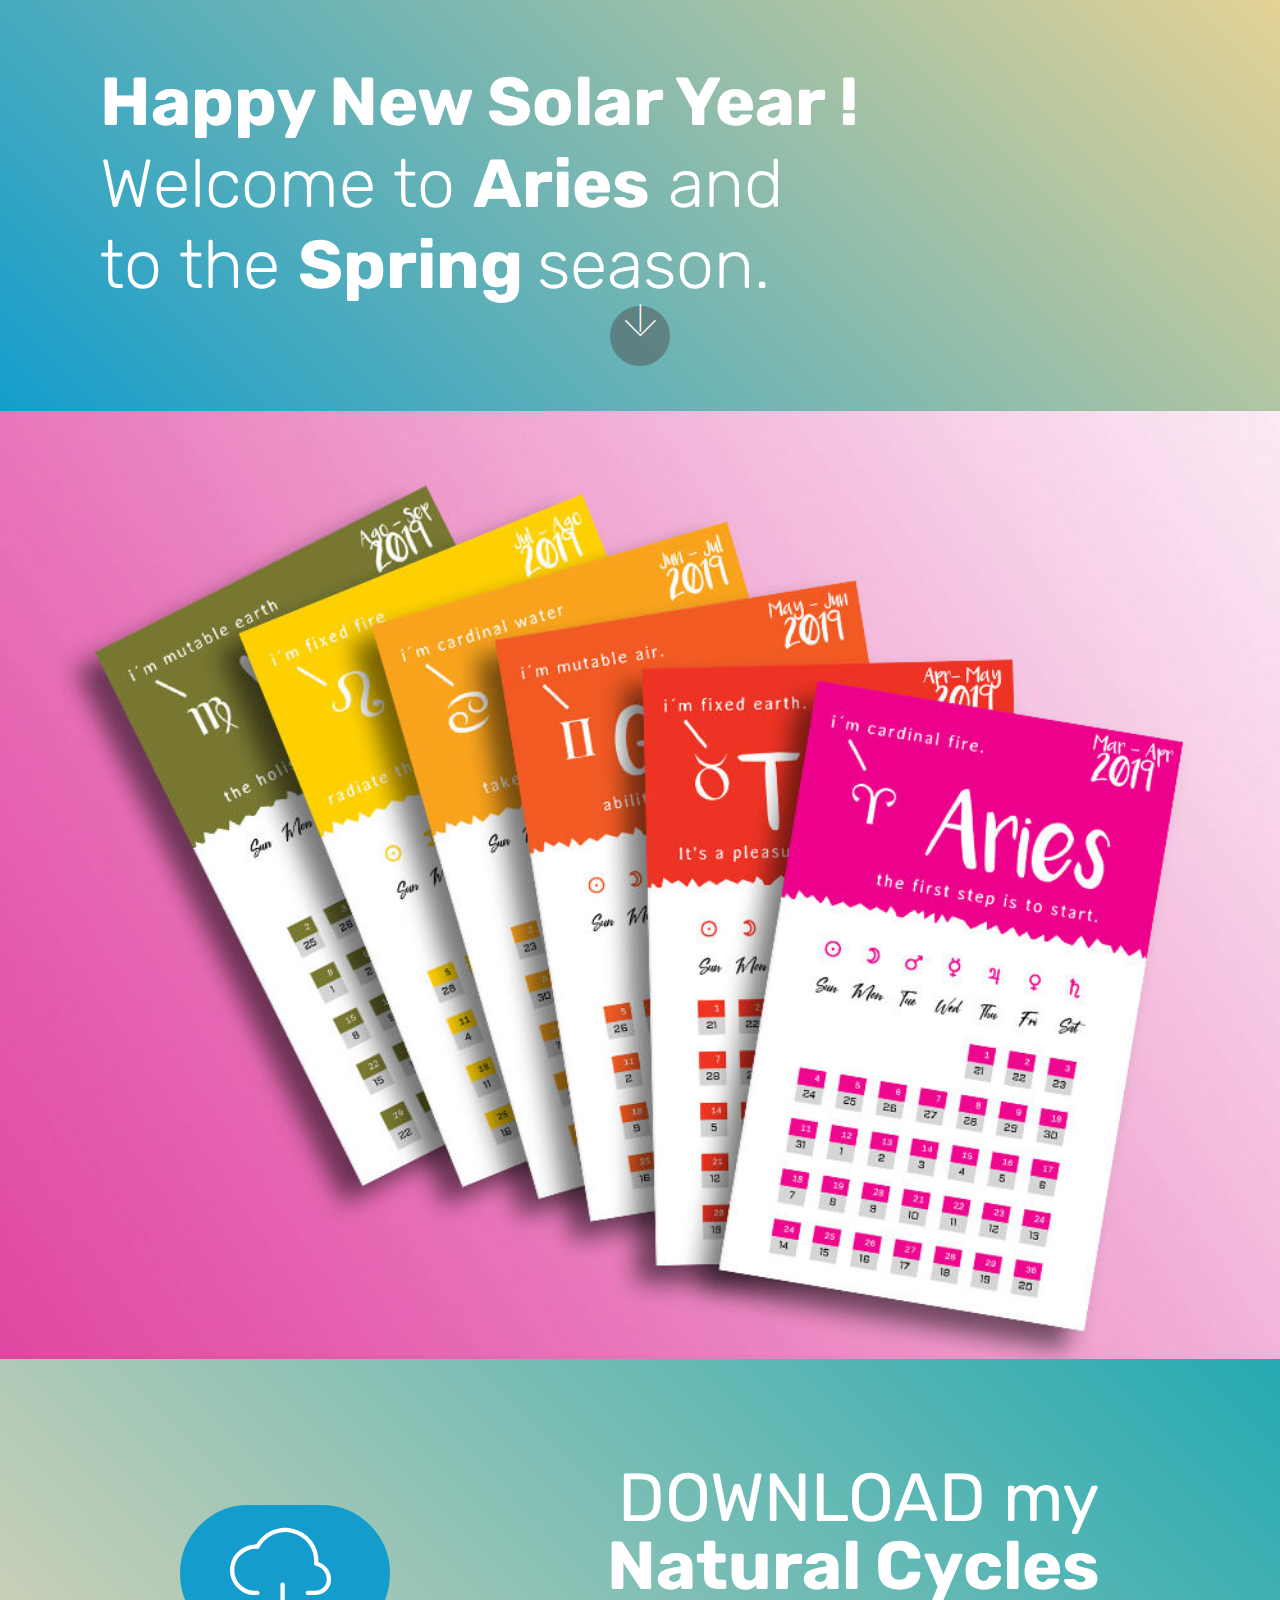
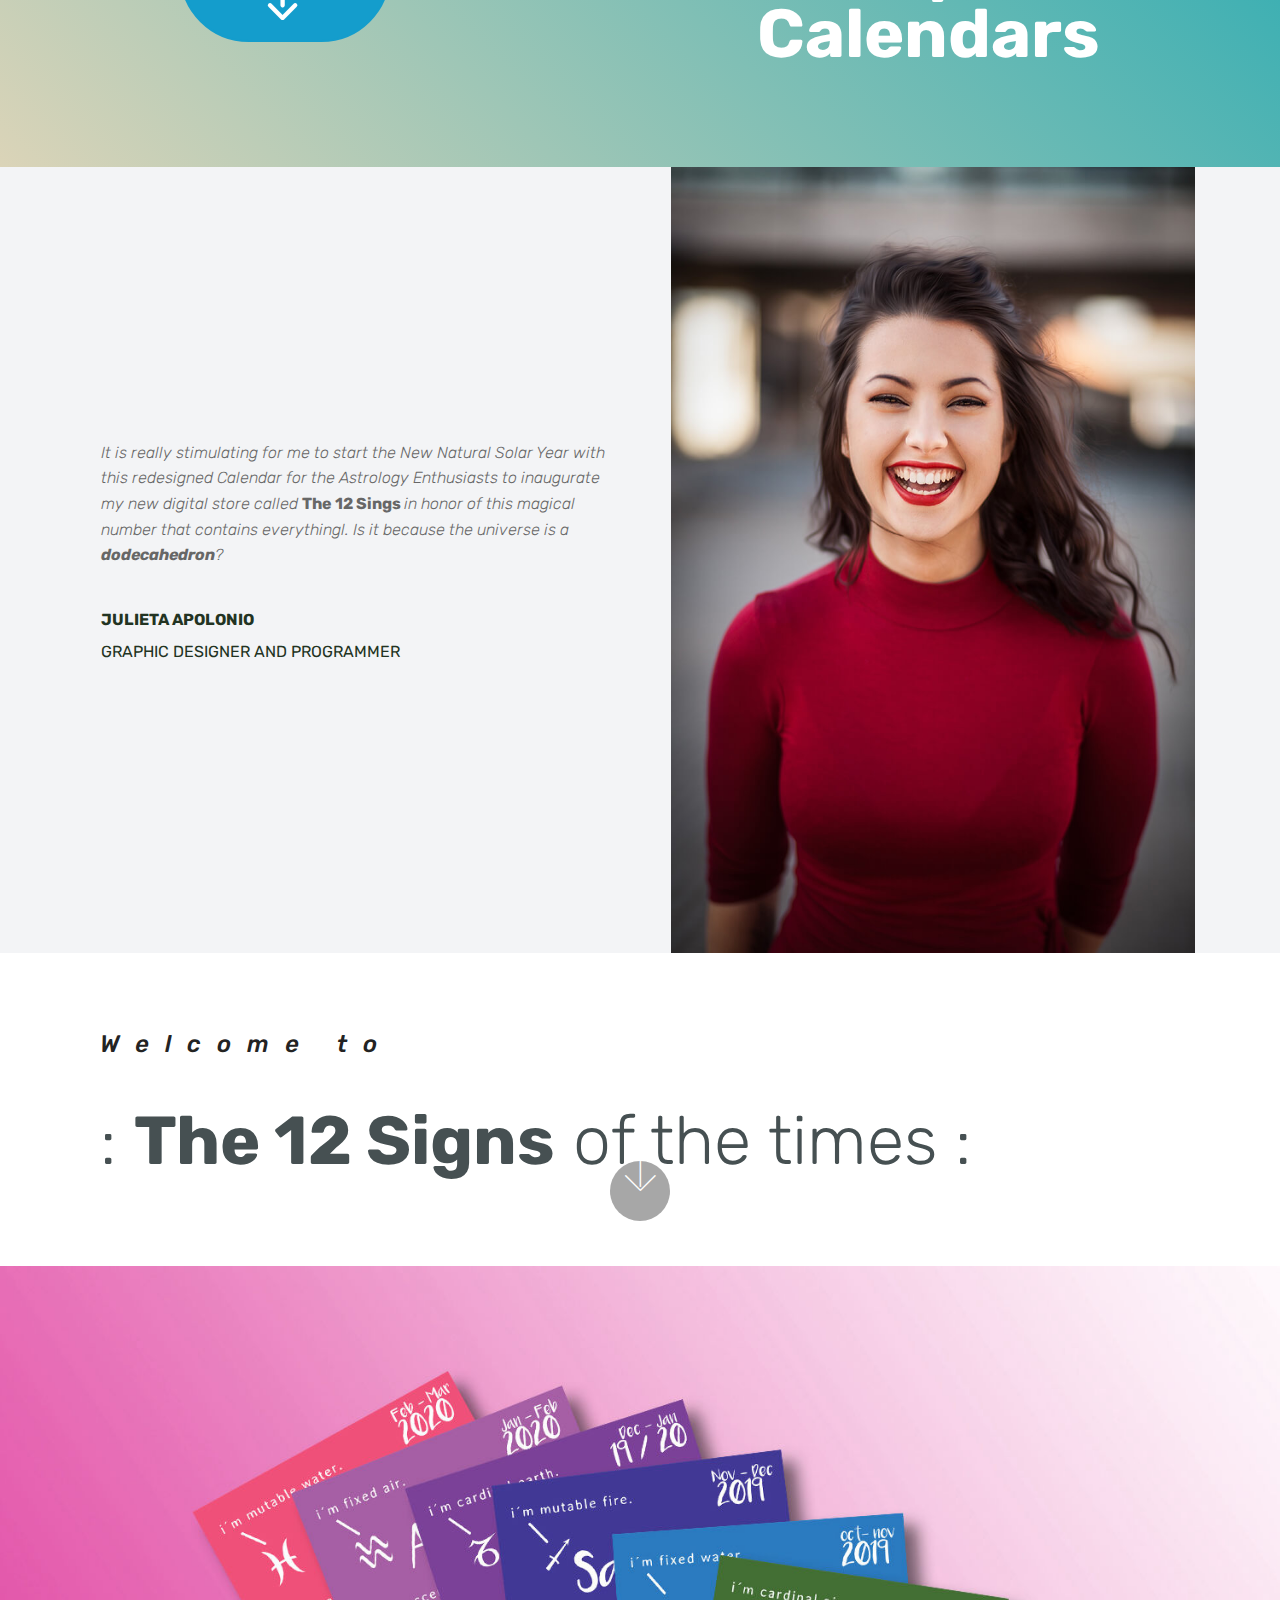
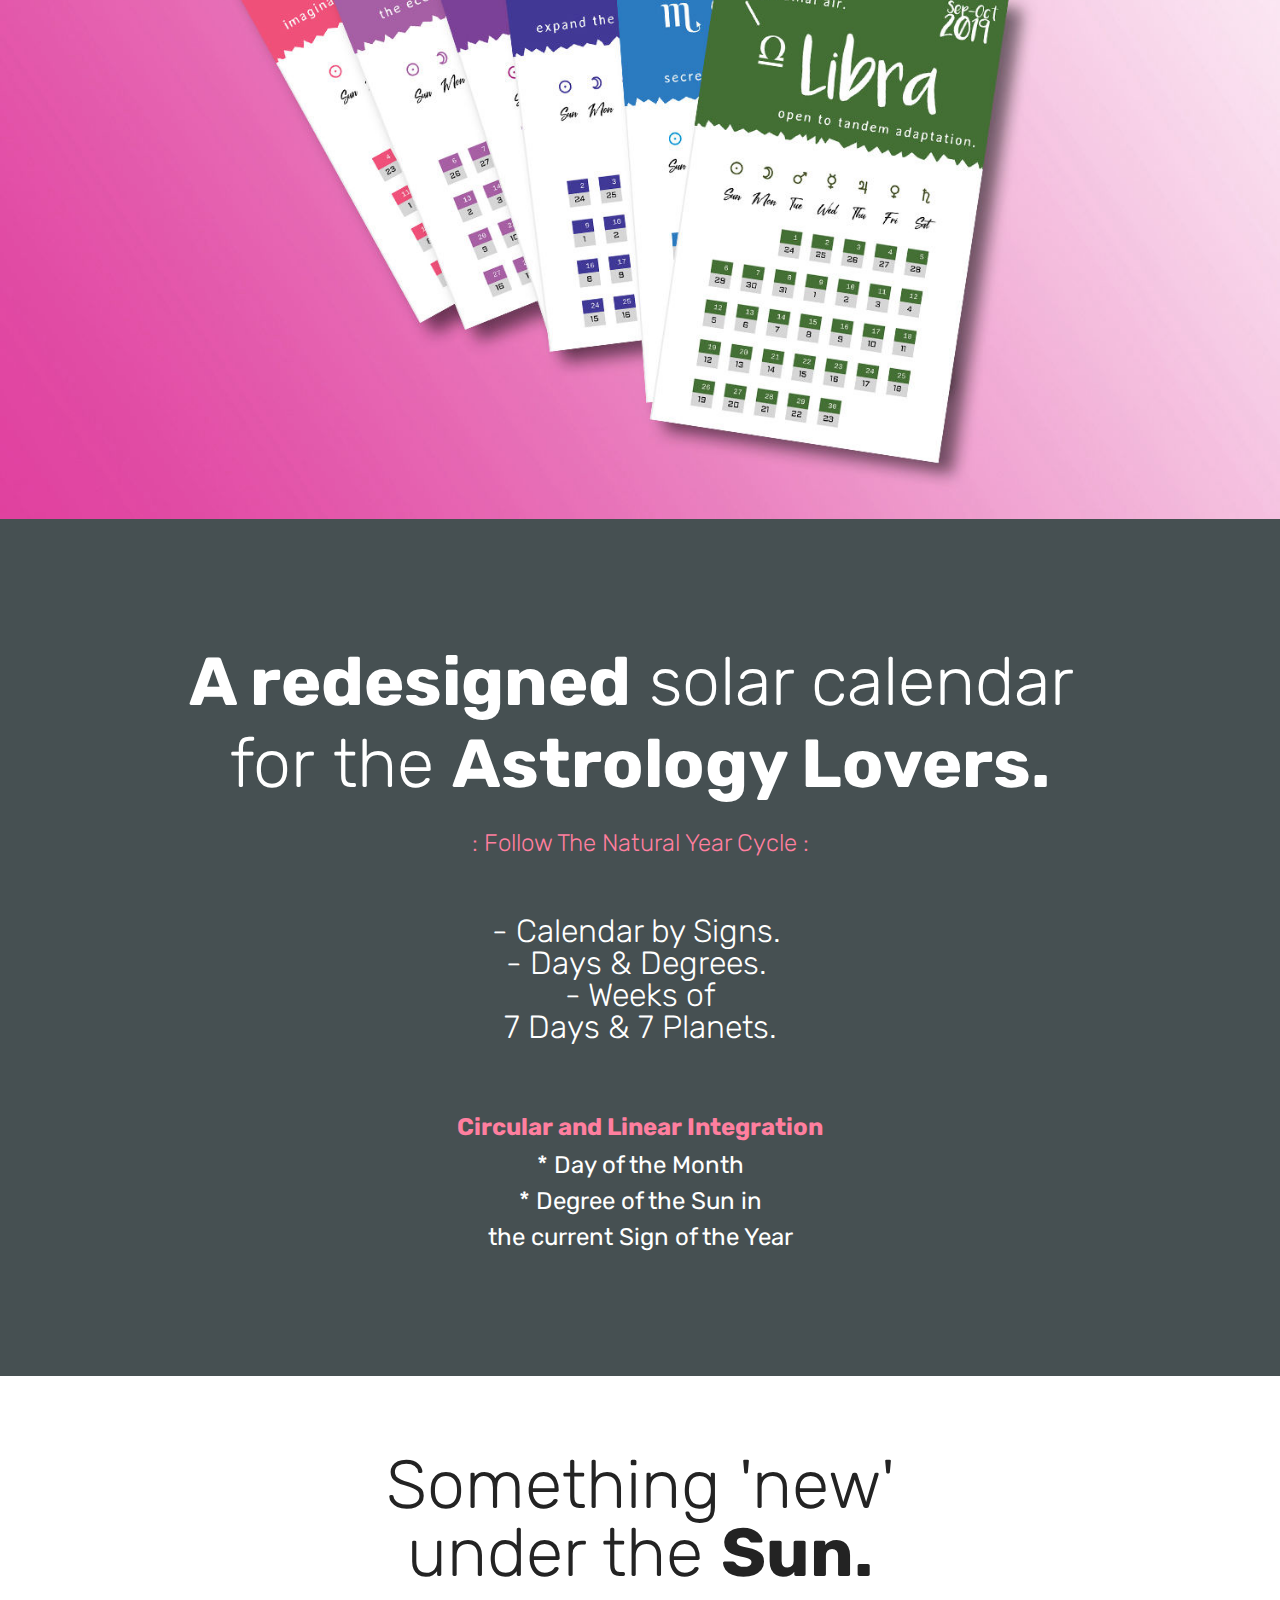
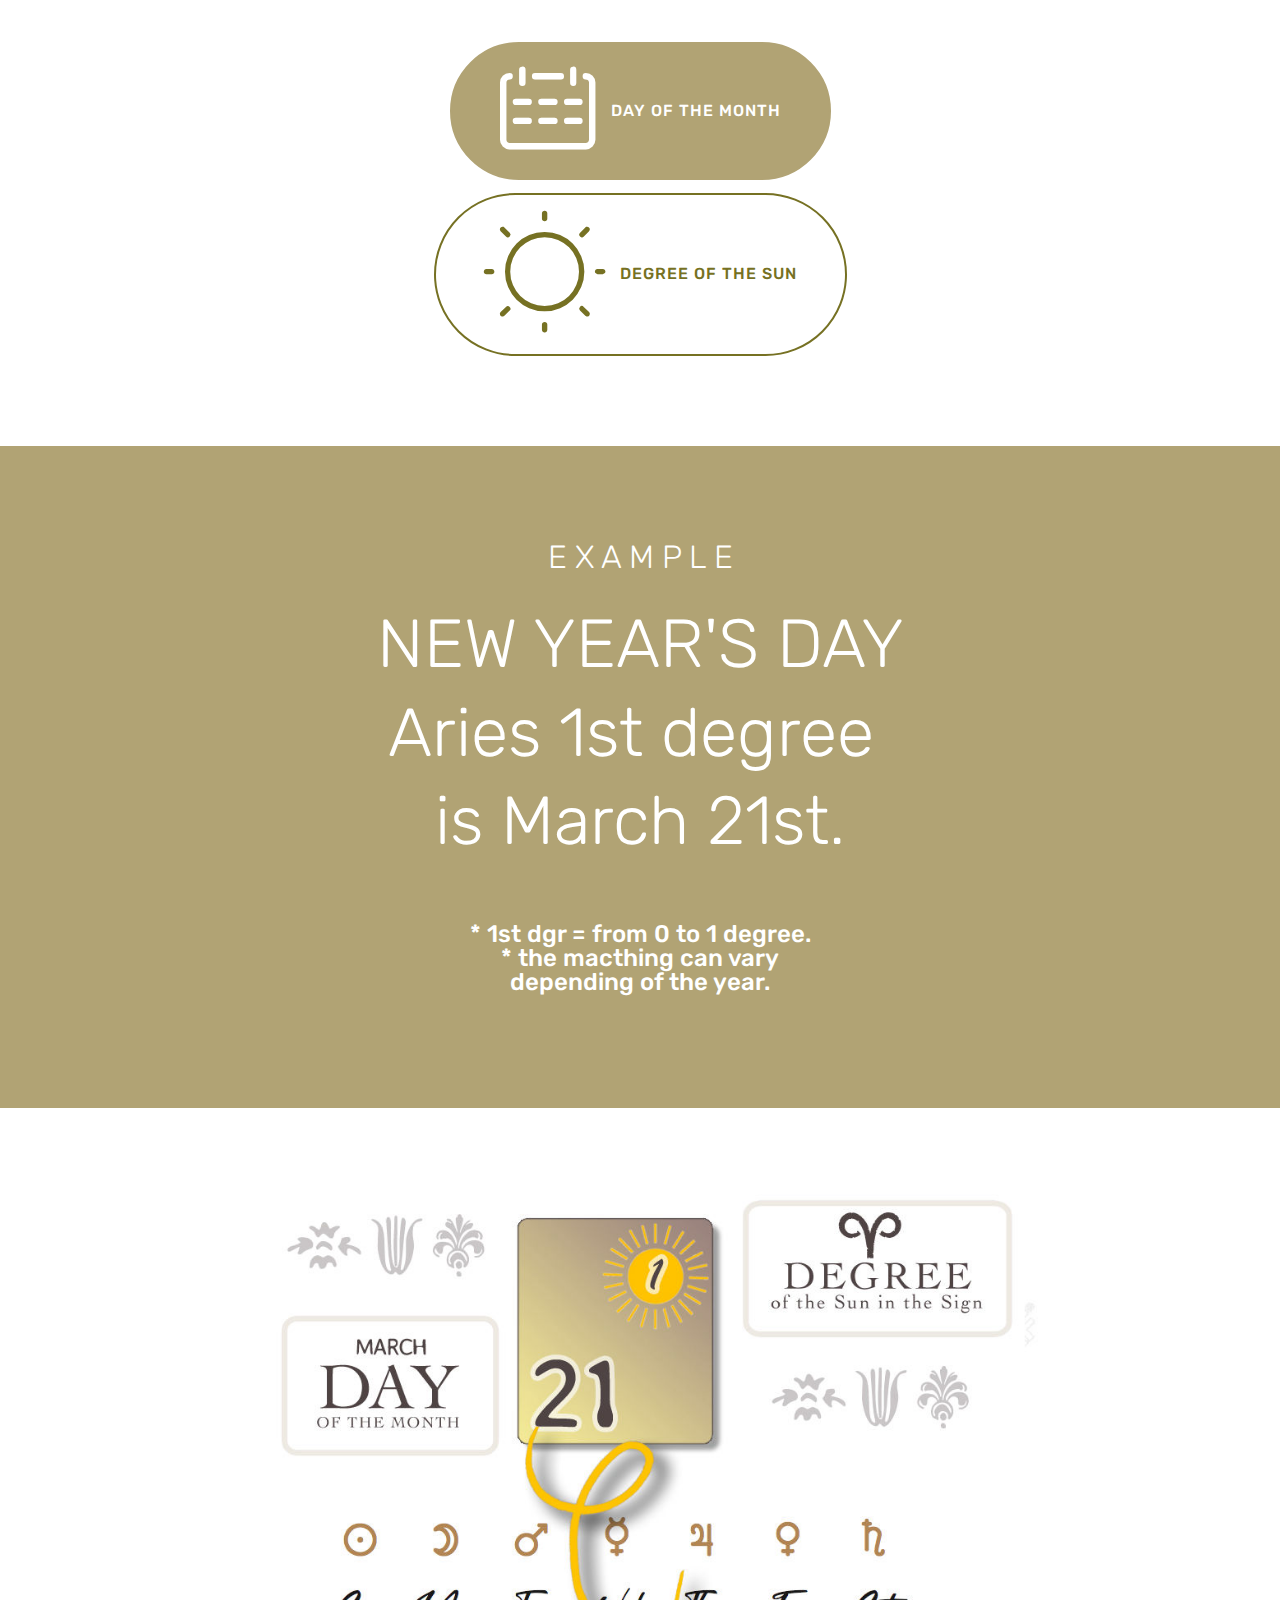
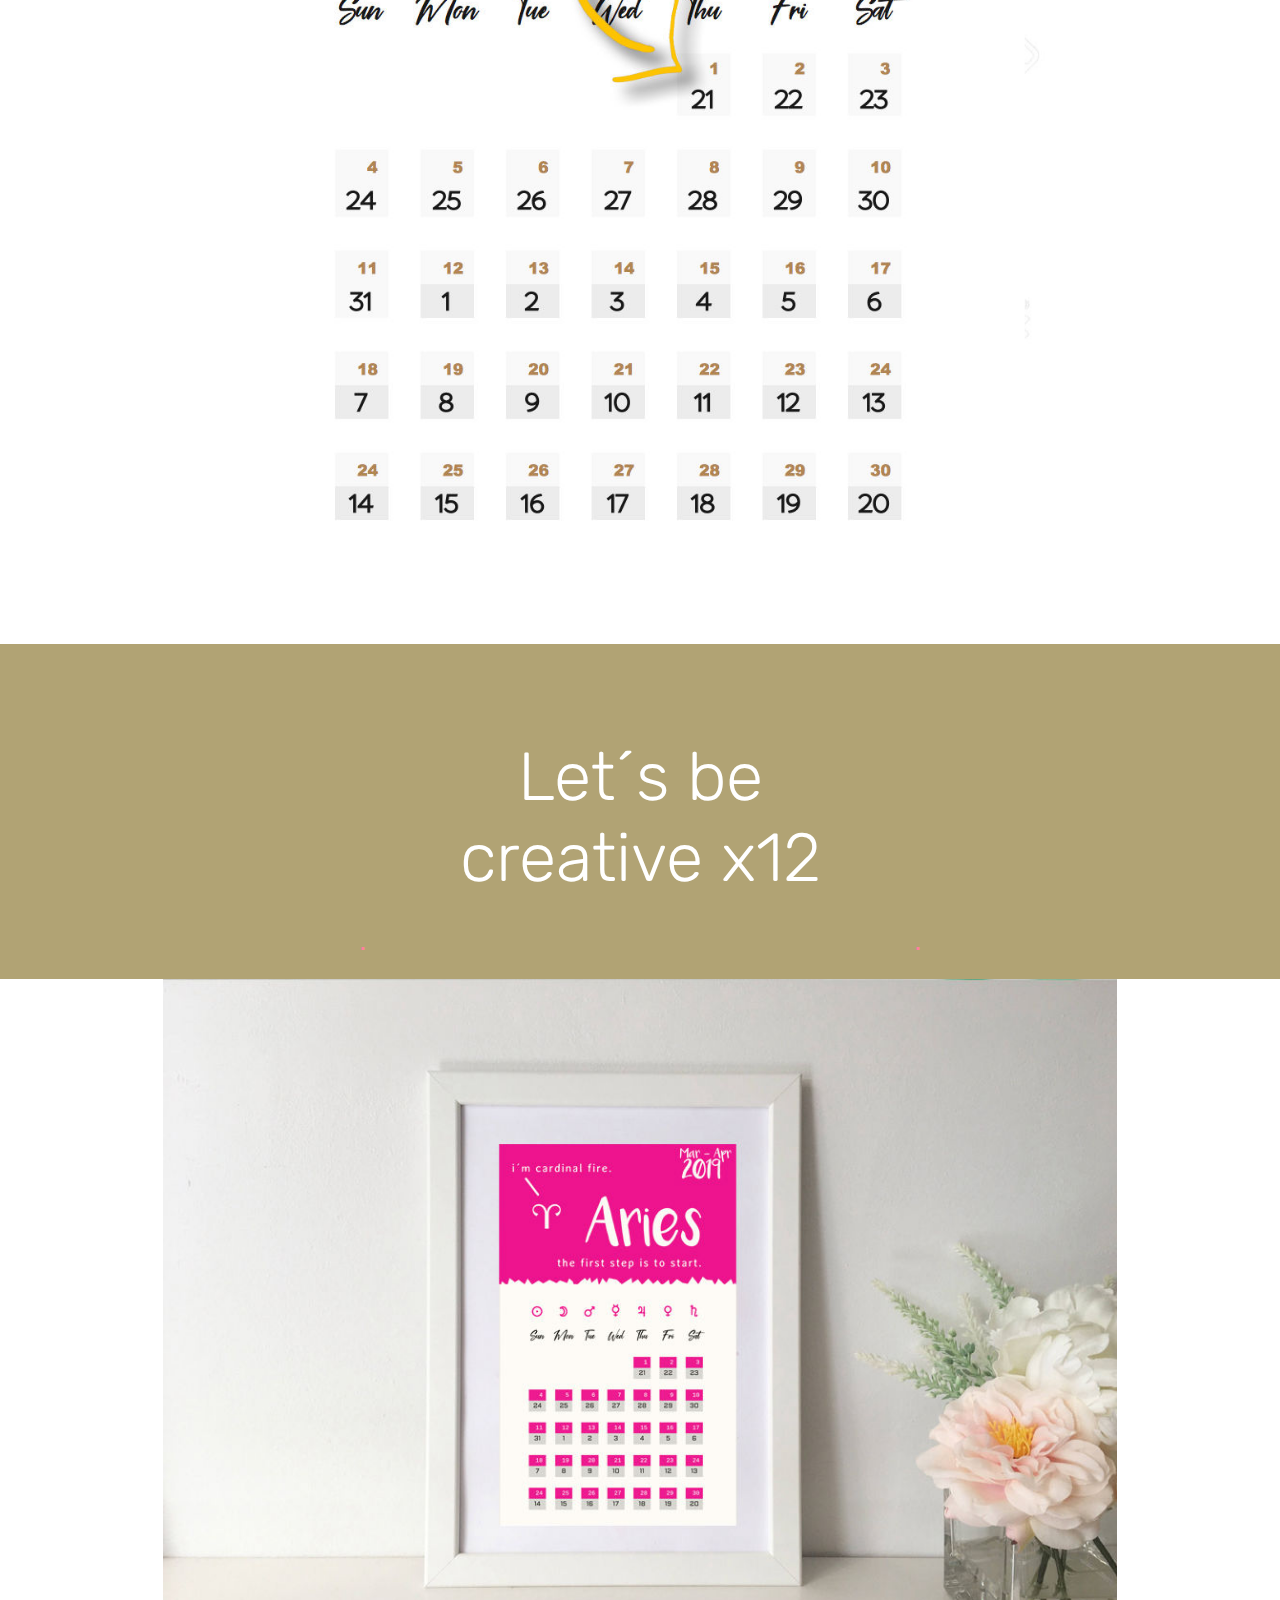
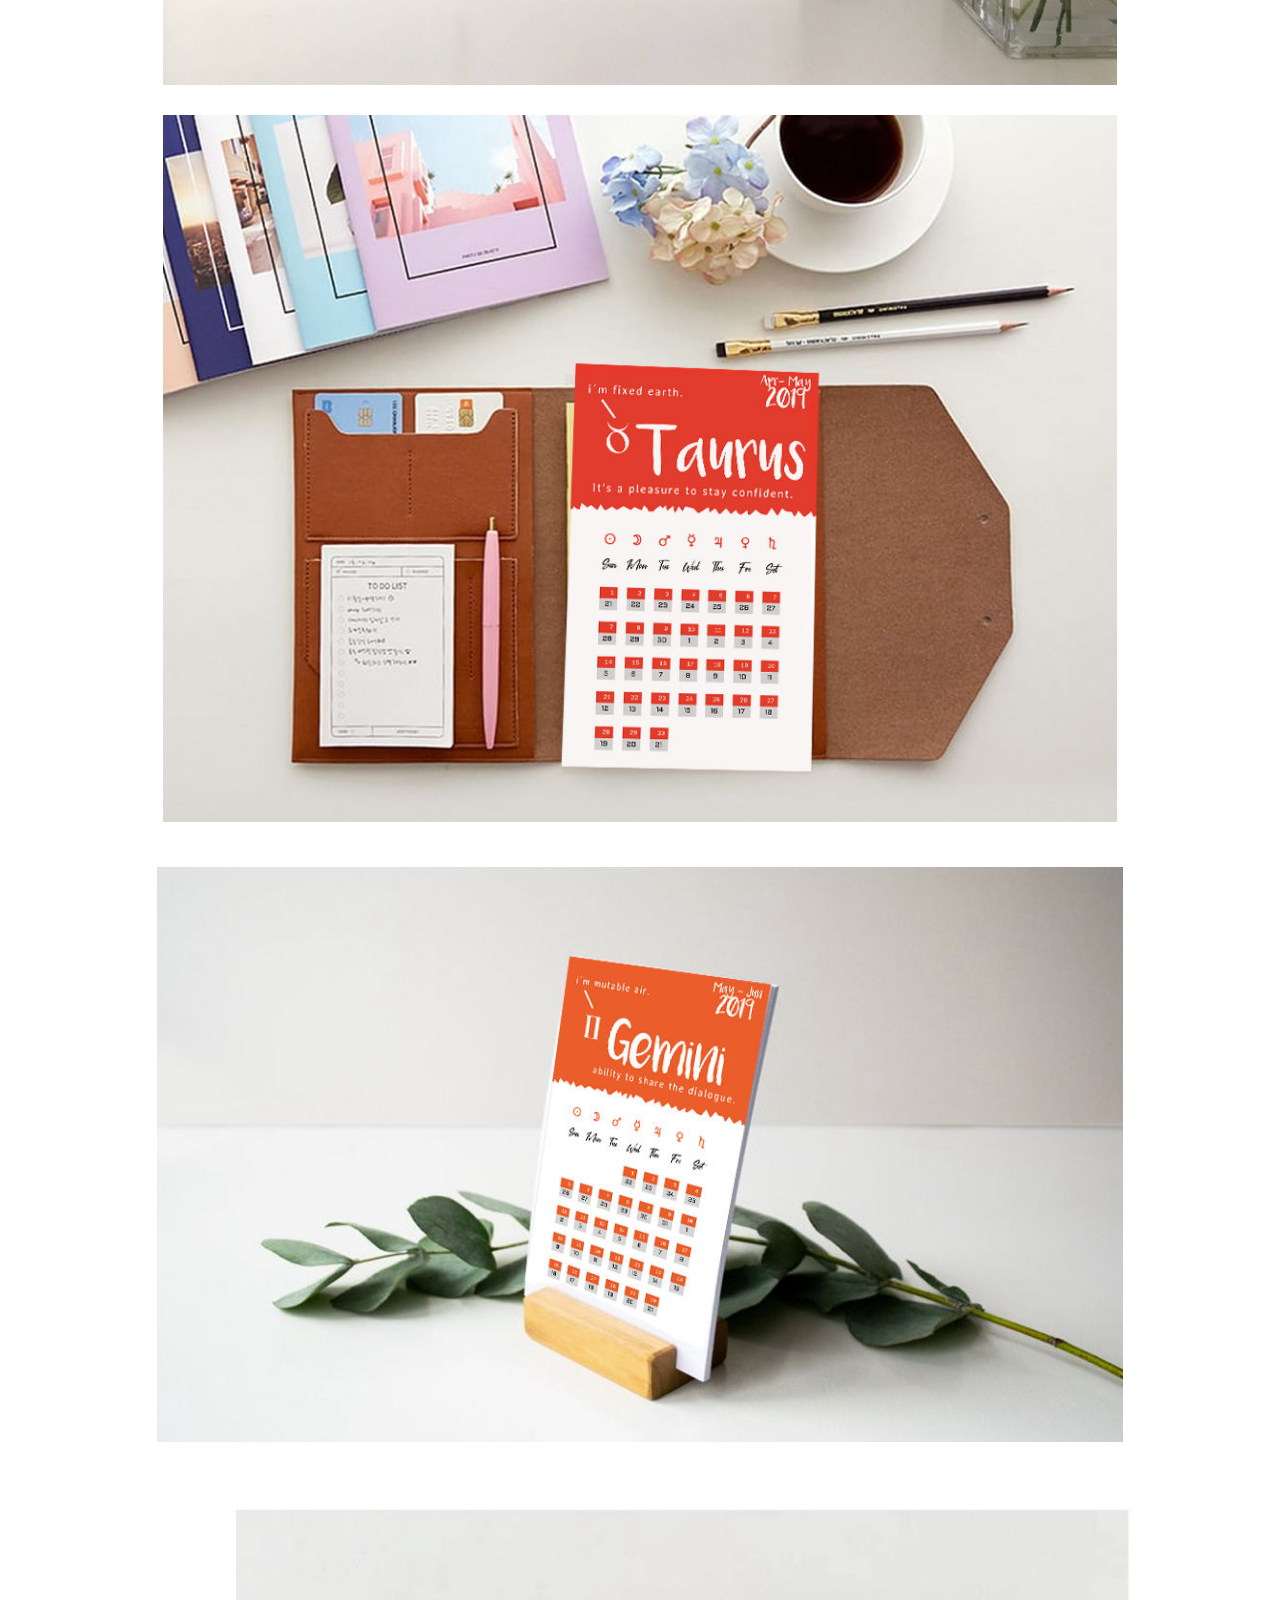
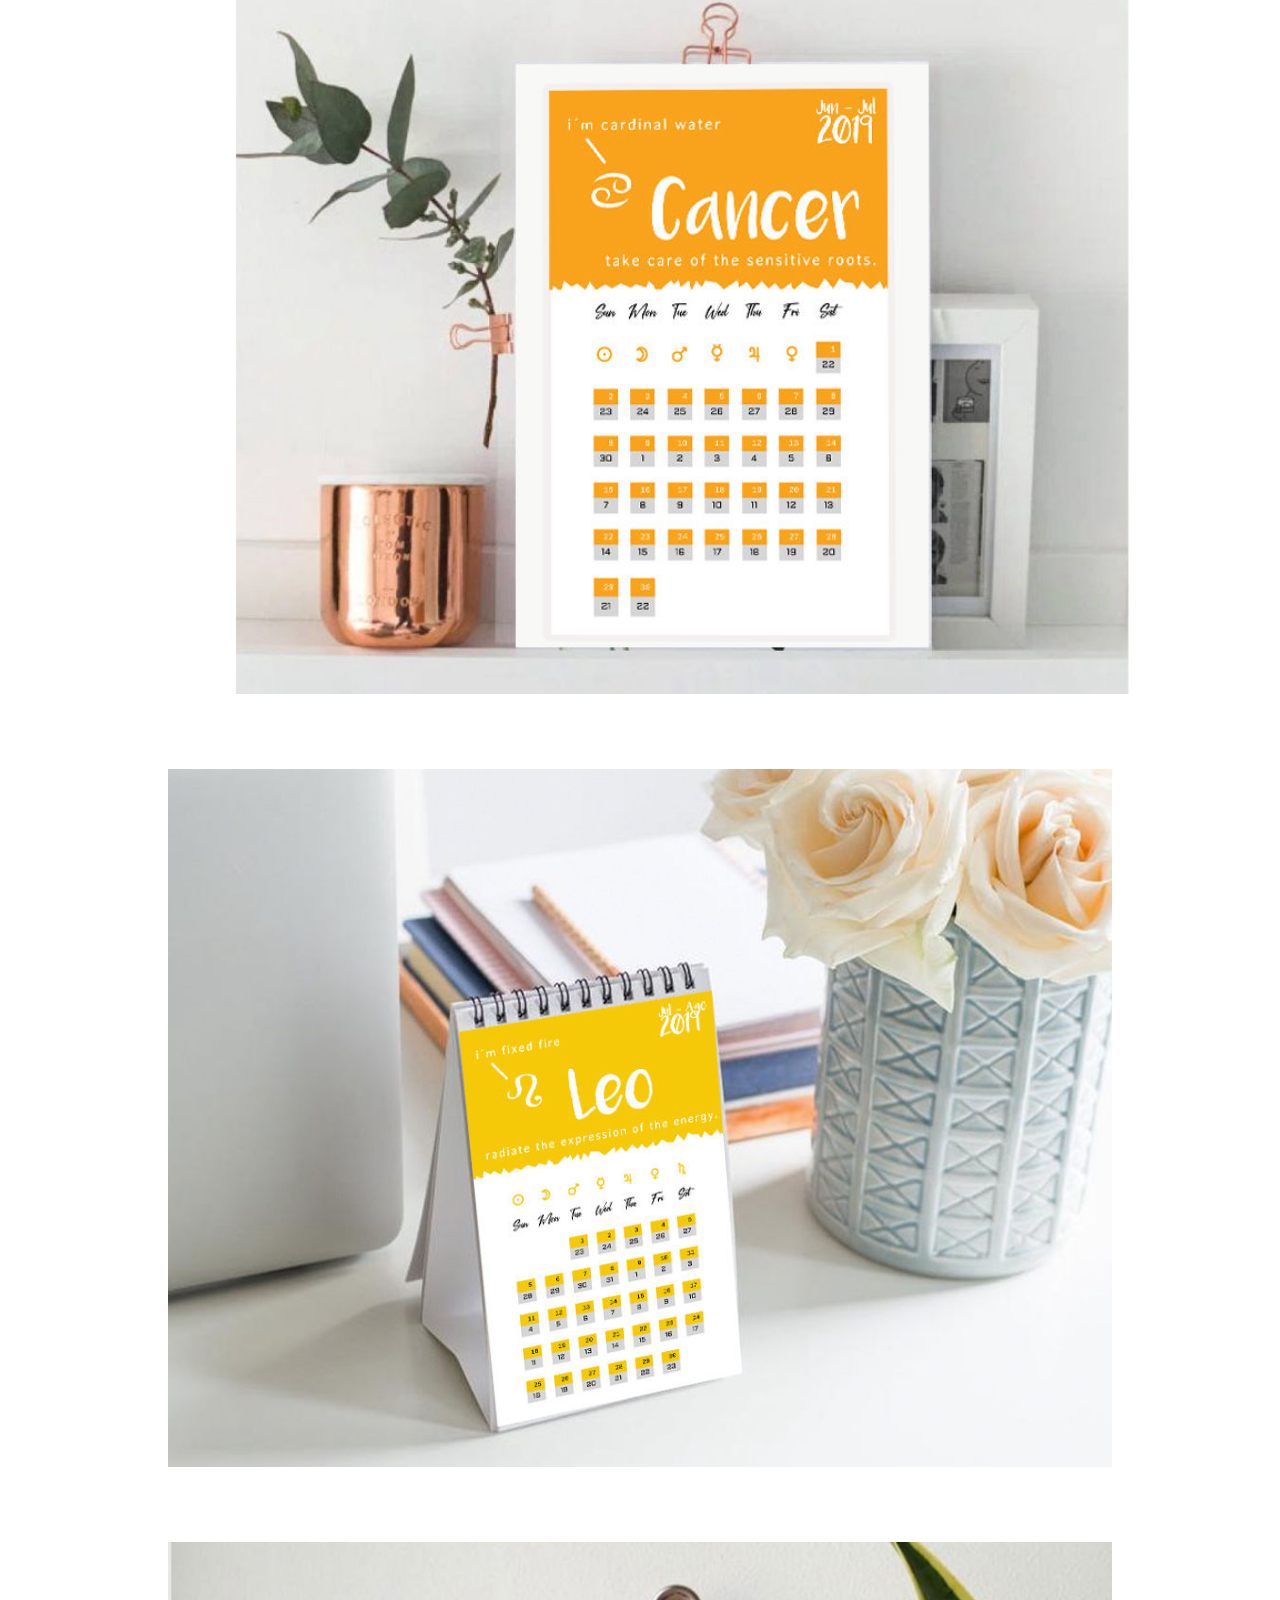
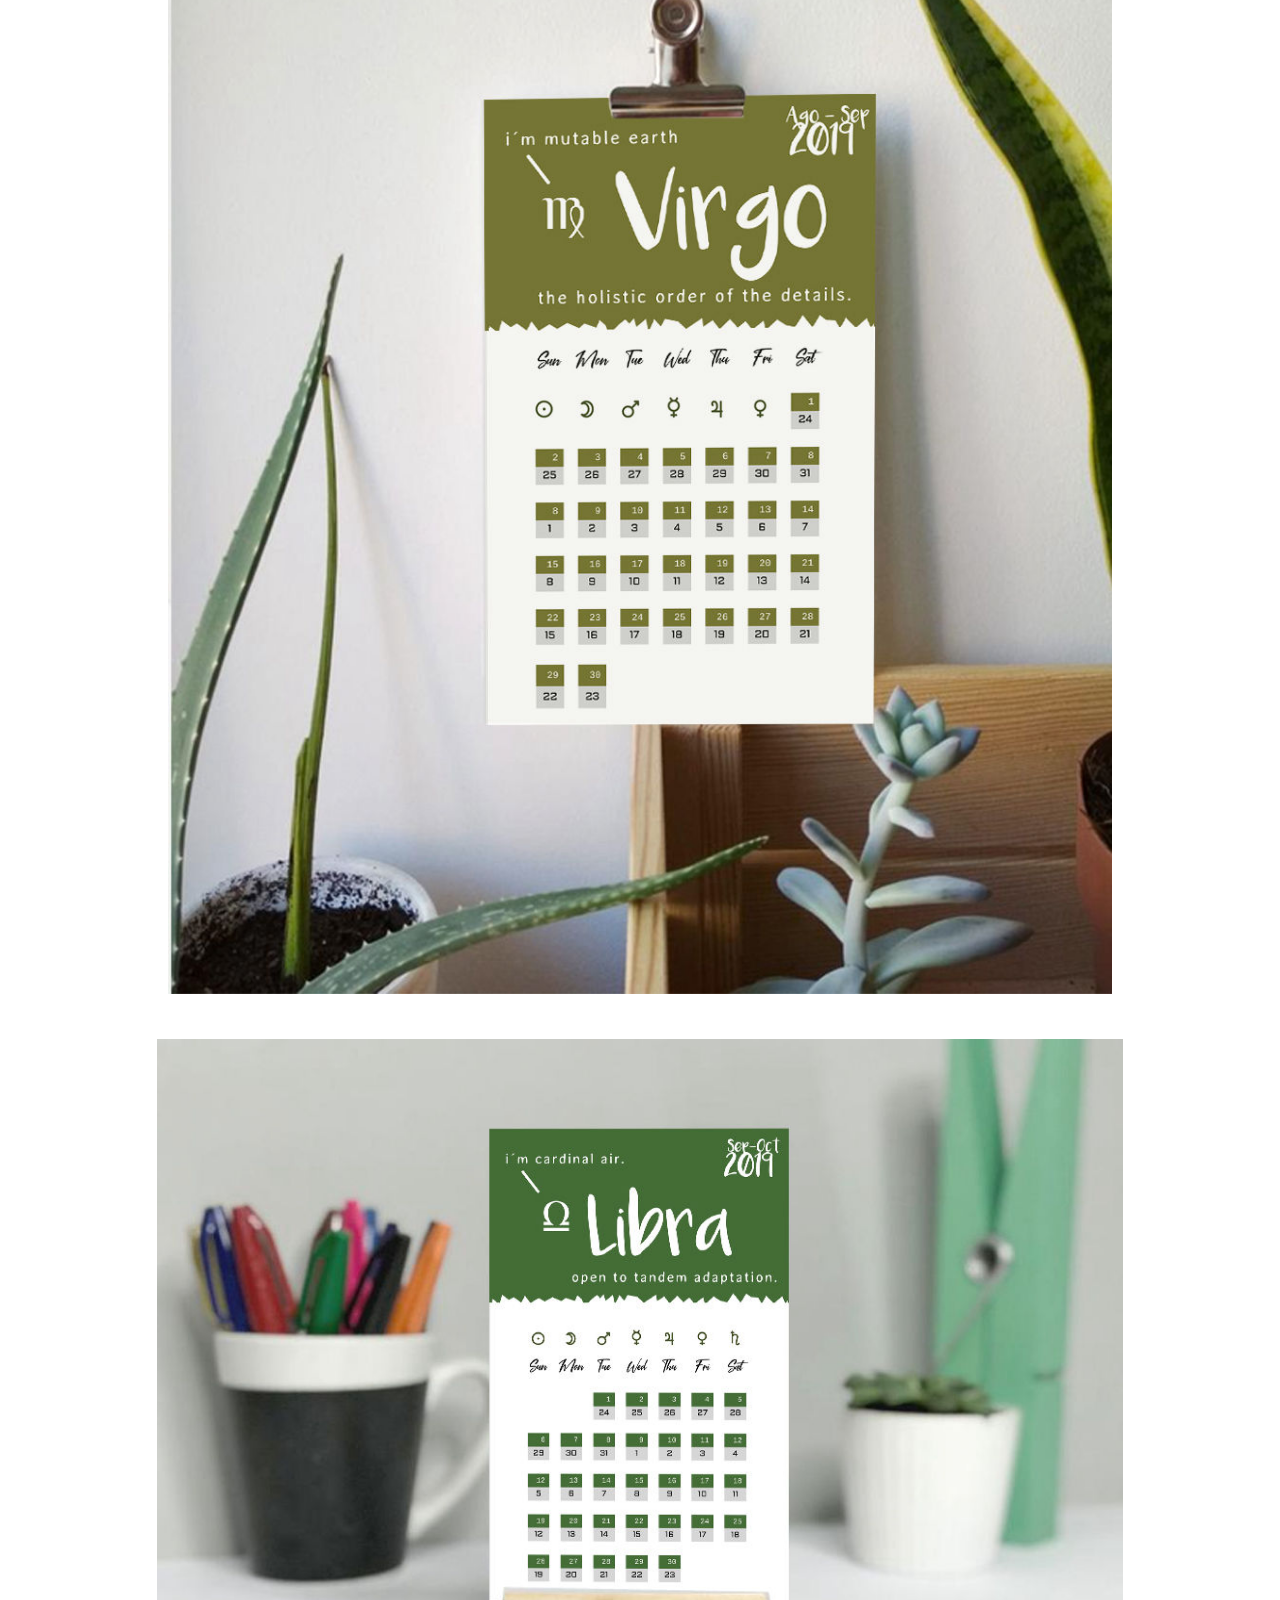
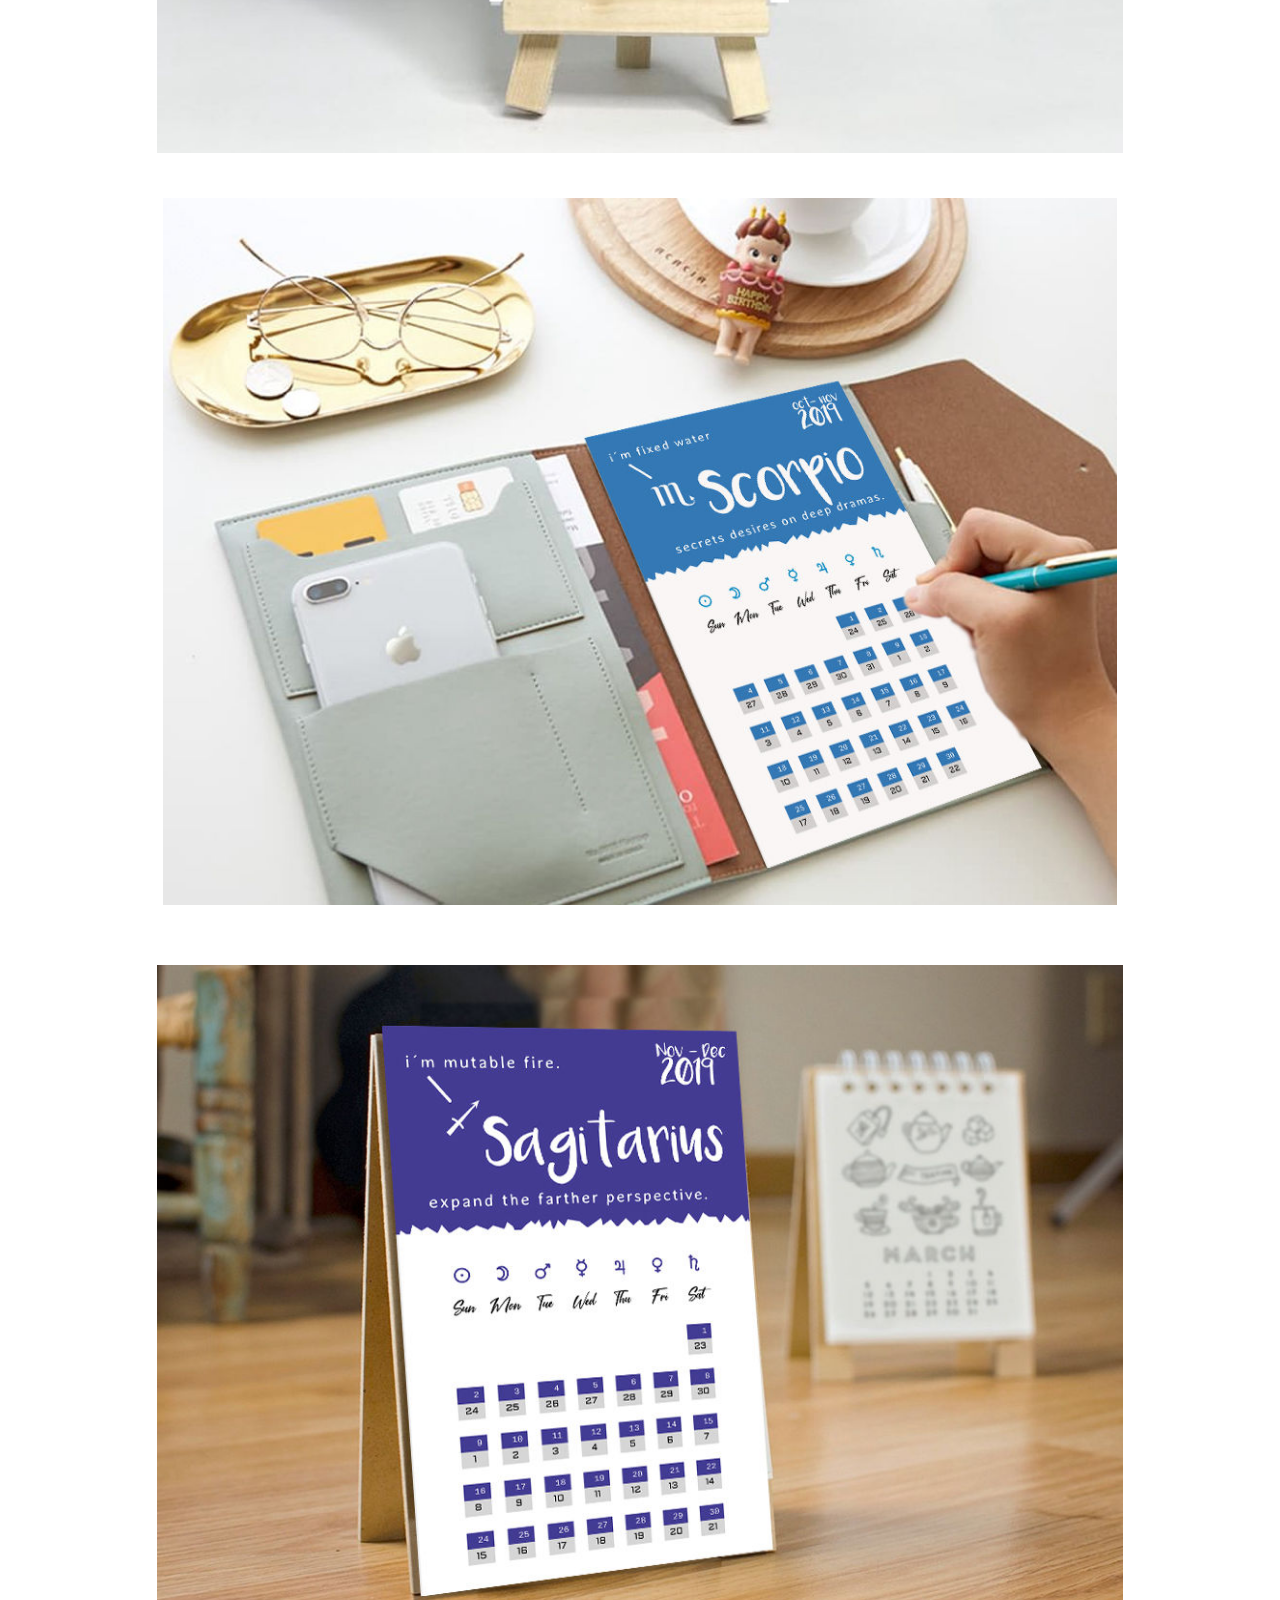
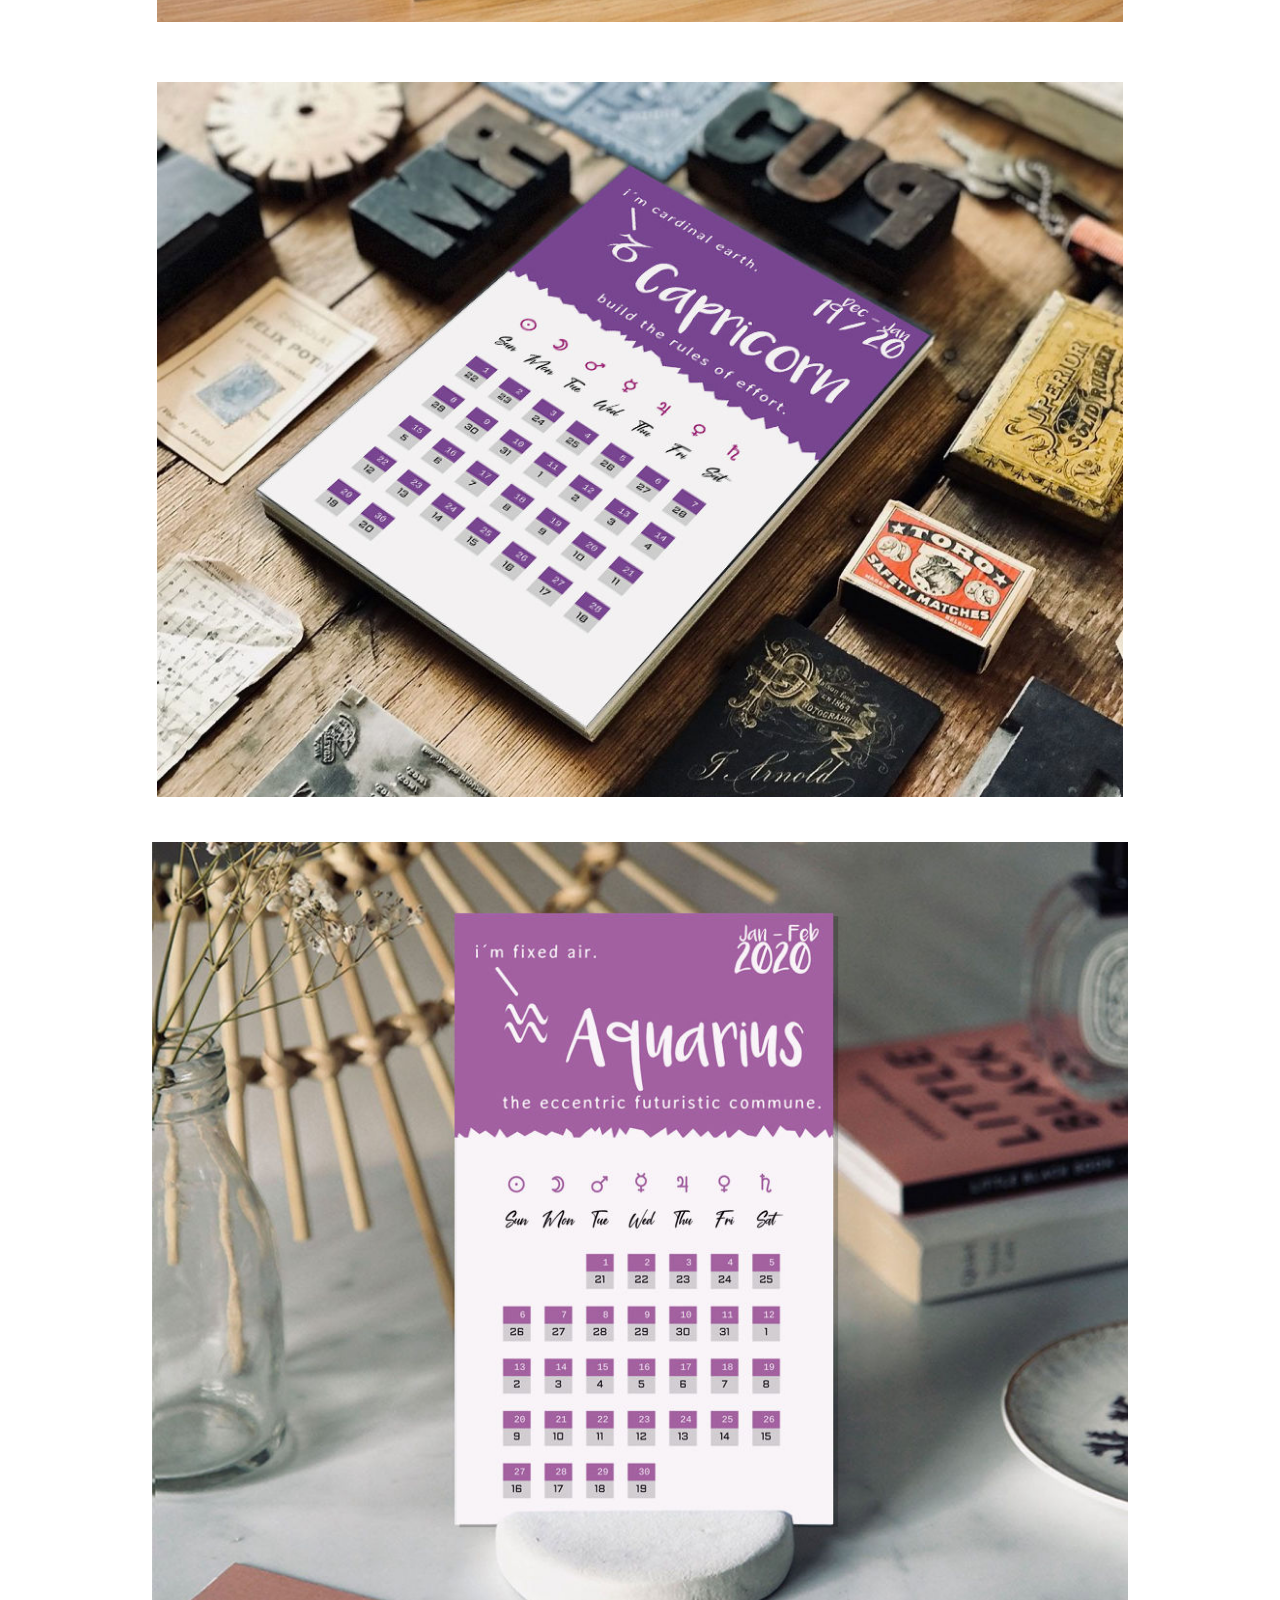
<file: index.html>
<!DOCTYPE html>
<html  >
<head>
  <!-- Site made with Mobirise Website Builder v4.9.6, https://mobirise.com -->
  <meta charset="UTF-8">
  <meta http-equiv="X-UA-Compatible" content="IE=edge">
  <meta name="generator" content="Mobirise v4.9.6, mobirise.com">
  <meta name="viewport" content="width=device-width, initial-scale=1, minimum-scale=1">
  <link rel="shortcut icon" href="assets/images/favion-128x128.png" type="image/x-icon">
  <meta name="description" content="Calendars.">
  
  <title>: HOME OF :  The 12 Sings of the times</title>
  <link rel="stylesheet" href="assets/web/assets/mobirise-icons2/mobirise2.css">
  <link rel="stylesheet" href="assets/web/assets/mobirise-icons-bold/mobirise-icons-bold.css">
  <link rel="stylesheet" href="assets/web/assets/mobirise-icons/mobirise-icons.css">
  <link rel="stylesheet" href="assets/tether/tether.min.css">
  <link rel="stylesheet" href="assets/bootstrap/css/bootstrap.min.css">
  <link rel="stylesheet" href="assets/bootstrap/css/bootstrap-grid.min.css">
  <link rel="stylesheet" href="assets/bootstrap/css/bootstrap-reboot.min.css">
  <link rel="stylesheet" href="assets/soundcloud-plugin/style.css">
  <link rel="stylesheet" href="assets/theme/css/style.css">
  <link rel="stylesheet" href="assets/mobirise/css/mbr-additional.css" type="text/css">
  
  
  
</head>
<body>
  <section class="header11 cid-rlFiYf4xha" id="header11-w">

    <!-- Block parameters controls (Blue "Gear" panel) -->
    
    <!-- End block parameters -->

    
    <div class="container align-left">
        <div class="media-container-column mbr-white col-md-12">
            
            <h1 class="mbr-section-title py-3 mbr-fonts-style display-1"><strong>Happy New Solar Year ! </strong>&nbsp;<br>Welcome to <strong>Aries</strong> and <br>to the <strong>Spring </strong>season.<br><br>
            </h1>
            
            
        </div>
    </div>

    <div class="mbr-arrow hidden-sm-down" aria-hidden="true">
        <a href="#next">
            <i class="mbri-down mbr-iconfont"></i>
        </a>
    </div>
</section>

<section class="engine"><a href="https://mobirise.info/n">simple web templates</a></section><section class="cid-rlFiYQPHBm" id="image2-x">

    

    <figure class="mbr-figure">
        <div class="image-block" style="width: 100%;">
            <img src="assets/images/1to6signs-1000x740.jpg" alt="Mobirise" title="">
            
        </div>
    </figure>
</section>

<section class="mbr-section info2 cid-rlFj0rDj2D" id="info2-y">

    

    

    <div class="container">
        <div class="row main justify-content-center">
            <div class="media-container-column col-12 col-lg-3 col-md-4">
                <div class="mbr-section-btn align-left py-4"><a class="btn btn-primary display-4" href="https://mobirise.co"><span class="mbri-download mbr-iconfont mbr-iconfont-btn" style="font-size: 101px;"></span>
                    </a></div>
            </div>
            <div class="media-container-column title col-12 col-lg-7 col-md-6">
                <h2 class="align-right mbr-bold mbr-white pb-3 mbr-fonts-style display-1">&nbsp;<span style="font-weight: normal;">DOWNLOAD my</span><br>Natural Cycles Calendars</h2>
                
            </div>
        </div>
    </div>
</section>

<section class="testimonials3 cid-rlFj1clQzM" id="testimonials3-z">

    

    

    <div class="container">
        <div class="media-container-row">
            <div class="media-content px-3 align-self-center mbr-white py-2">
                <p class="mbr-text testimonial-text mbr-fonts-style display-7">
                   It is really stimulating for me to start the New Natural Solar Year&nbsp;with this redesigned Calendar&nbsp;for the Astrology Enthusiasts to inaugurate my new digital store called <strong><span style="font-style: normal;">The 12 Sings</span> </strong>in honor of this magical number that contains everythingl. Is it because the universe is a <strong>dodecahedron</strong>?
                </p>
                <p class="mbr-author-name pt-4 mb-2 mbr-fonts-style display-7">
                   JULIETA APOLONIO</p>
                <p class="mbr-author-desc mbr-fonts-style display-7">
                   GRAPHIC DESIGNER AND PROGRAMMER</p>
            </div>

            <div class="mbr-figure pl-lg-5" style="width: 105%;">
              <img src="assets/images/face2.jpg">
            </div>
        </div>
    </div>
</section>

<section class="header11 cid-rlFj2nHckH" id="header11-10">

    <!-- Block parameters controls (Blue "Gear" panel) -->
    
    <!-- End block parameters -->

    
    <div class="container align-left">
        <div class="media-container-column mbr-white col-md-12">
            <h3 class="mbr-section-subtitle py-3 mbr-fonts-style display-5">Welcome to</h3>
            <h1 class="mbr-section-title py-3 mbr-fonts-style display-1">: <strong>The 12 Signs</strong> of the times :<br>
            </h1>
            
            
        </div>
    </div>

    <div class="mbr-arrow hidden-sm-down" aria-hidden="true">
        <a href="#next">
            <i class="mbri-down mbr-iconfont"></i>
        </a>
    </div>
</section>

<section class="cid-rlFj35m2zv" id="image2-11">

    

    <figure class="mbr-figure">
        <div class="image-block" style="width: 100%;">
            <img src="assets/images/lbra-to-pisces-1500x1000.jpg" alt="Mobirise" title="">
            
        </div>
    </figure>
</section>

<section class="counters6 counters cid-rlFj3Vb9yj" id="counters6-12">

    

    

    <div class="container pt-4 mt-2">
        <h2 class="mbr-section-title pb-3 align-center mbr-fonts-style display-1"><strong>A redesigned</strong>&nbsp;solar calendar&nbsp;<br>for&nbsp;the <strong>Astrology Lovers.</strong></h2>
        <h3 class="mbr-section-subtitle pb-5 align-center mbr-fonts-style display-5">: Follow The Natural Year Cycle :</h3>
        <div>
                <div class="cards-container">
                    <div class="card col-12 col-md-6 last-child">
                        <div class="panel-item align-center">
                            <div class="card-img pb-3">
                                <h3 class="img-text mbr-fonts-style display-2">- Calendar by Signs.&nbsp;<br>- Days &amp; Degrees.&nbsp;<br>- Weeks of <br>7 Days &amp; 7 Planets.</h3>
                            </div>
                            <div class="card-text">
                                <h4 class="mbr-content-title mbr-bold mbr-fonts-style display-5"><br><br>Circular and Linear Integration</h4>
                                <p class="mbr-content-text mbr-fonts-style display-5">* Day of the Month<br>*&nbsp;Degree of the Sun in <br>the current Sign of the Year</p>
                            </div>
                        </div>
                    </div>
                    
                    
                    
                </div>
            </div>
    </div>
</section>

<section class="mbr-section content4 cid-rlFj4GbOg4" id="content4-13">

    

    <div class="container">
        <div class="media-container-row">
            <div class="title col-12 col-md-8">
                <h2 class="align-center pb-3 mbr-fonts-style display-1">
                    Something 'new' <br>under the <strong>Sun.</strong></h2>
                
                <div class="mbr-section-btn align-center py-4"><a class="btn btn-danger display-4" href="https://mobirise.co"><span class="mbrib-calendar mbr-iconfont mbr-iconfont-btn" style="font-size: 102px;"></span>DAY OF THE MONTH</a>
                    <a class="btn btn-success-outline display-4" href="https://mobirise.co"><span class="mbri-sun mbr-iconfont mbr-iconfont-btn" style="font-size: 127px;"></span>DEGREE OF THE SUN</a></div>
            </div>
        </div>
    </div>
</section>

<section class="counters6 counters cid-rlFj5neupi" id="counters6-14">

    

    

    <div class="container pt-4 mt-2">
        <h2 class="mbr-section-title pb-3 align-center mbr-fonts-style display-2">E X A M P L E<br></h2>
        <h3 class="mbr-section-subtitle pb-5 align-center mbr-fonts-style display-1">NEW YEAR'S DAY<br><div>Aries 1st degree&nbsp;<br><span style="font-size: 4.25rem;">is&nbsp;</span><span style="font-size: 4.25rem;">March 21st.</span></div></h3>
        <div>
                <div class="cards-container">
                    <div class="card col-12 col-md-6 last-child">
                        <div class="panel-item align-center">
                            <div class="card-img pb-3">
                                <h3 class="img-text mbr-fonts-style display-5">* 1st dgr = from 0 to 1 degree.<br>* the macthing can vary <br>depending of the year.</h3>
                            </div>
                            <div class="card-text">
                                
                                
                            </div>
                        </div>
                    </div>
                    
                    
                    
                </div>
            </div>
    </div>
</section>

<section class="cid-rlFj6aS1yE" id="image2-15">

    

    <figure class="mbr-figure container">
        <div class="image-block" style="width: 74%;">
            <img src="assets/images/ejemplo2-1000x1237.jpg" alt="Mobirise" title="">
            
        </div>
    </figure>
</section>

<section class="counters6 counters cid-rlFj6OPaDG" id="counters6-16">

    

    

    <div class="container pt-4 mt-2">
        <h2 class="mbr-section-title pb-3 align-center mbr-fonts-style display-1">Let´s be <br>creative x12</h2>
        
        <div>
                <div class="cards-container">
                    <div class="card col-12 col-md-6">
                        <div class="panel-item align-center">
                            <div class="card-img pb-3">
                                <h3 class="img-text mbr-fonts-style display-2">.</h3>
                            </div>
                            <div class="card-text">
                                
                                
                            </div>
                        </div>
                    </div>
                    <div class="card col-12 col-md-6 last-child">
                        <div class="panel-item align-center">
                            <div class="card-img pb-3">
                                <h3 class="img-text mbr-fonts-style display-2">.</h3>
                            </div>
                            <div class="card-text">
                                
                                
                            </div>
                        </div>
                    </div>
                    
                    
                </div>
            </div>
    </div>
</section>

<section class="cid-rlFj7y5JUQ" id="image2-17">

    

    <figure class="mbr-figure container">
        <div class="image-block" style="width: 86%;">
            <img src="assets/images/aries-1000x740.jpg" alt="Mobirise" title="">
            
        </div>
    </figure>
</section>

<section class="cid-rlFj8gm3n8" id="image2-18">

    

    <figure class="mbr-figure container">
        <div class="image-block" style="width: 86%;">
            <img src="assets/images/taurus-2-1000x740.jpg" alt="Mobirise" title="">
            
        </div>
    </figure>
</section>

<section class="cid-rlFj8ORSn6" id="image2-19">

    

    <figure class="mbr-figure container">
        <div class="image-block" style="width: 87%;">
            <img src="assets/images/gemini-1000x596.jpg" alt="Mobirise" title="">
            
        </div>
    </figure>
</section>

<section class="cid-rlFj9BEQ9q" id="image2-1a">

    

    <figure class="mbr-figure container">
        <div class="image-block" style="width: 100%;">
            <img src="assets/images/cancer-1000x740.jpg" alt="Mobirise" title="">
            
        </div>
    </figure>
</section>

<section class="cid-rlFja737Qr" id="image2-1b">

    

    <figure class="mbr-figure container">
        <div class="image-block" style="width: 85%;">
            <img src="assets/images/leo-1000x740.jpg" alt="Mobirise" title="">
            
        </div>
    </figure>
</section>

<section class="cid-rlFjaCNvVj" id="image2-1c">

    

    <figure class="mbr-figure container">
        <div class="image-block" style="width: 85%;">
            <img src="assets/images/virgo2-1000x1115.jpg" alt="Mobirise" title="">
            
        </div>
    </figure>
</section>

<section class="cid-rlFjbm4mfr" id="image2-1d">

    

    <figure class="mbr-figure container">
        <div class="image-block" style="width: 87%;">
            <img src="assets/images/libra-1000x740.jpg" alt="Mobirise" title="">
            
        </div>
    </figure>
</section>

<section class="cid-rlFjbQYSdZ" id="image2-1e">

    

    <figure class="mbr-figure container">
        <div class="image-block" style="width: 86%;">
            <img src="assets/images/scorpio2-1-1000x740.jpg" alt="Mobirise" title="">
            
        </div>
    </figure>
</section>

<section class="cid-rlFjcO7lmd" id="image2-1f">

    

    <figure class="mbr-figure container">
        <div class="image-block" style="width: 87%;">
            <img src="assets/images/sagitarius-1000x681.jpg" alt="Mobirise" title="">
            
        </div>
    </figure>
</section>

<section class="cid-rlFjdxjiaU" id="image2-1g">

    

    <figure class="mbr-figure container">
        <div class="image-block" style="width: 87%;">
            <img src="assets/images/capricorn-1-1000x740.jpg" alt="Mobirise" title="">
            
        </div>
    </figure>
</section>

<section class="cid-rlFjewTMYQ" id="image2-1h">

    

    <figure class="mbr-figure container">
        <div class="image-block" style="width: 88%;">
            <img src="assets/images/aquarius-1000x794.jpg" alt="Mobirise" title="">
            
        </div>
    </figure>
</section>

<section class="cid-rlFjfi8Giz" id="image2-1i">

    

    <figure class="mbr-figure container">
        <div class="image-block" style="width: 88%;">
            <img src="assets/images/pisces-1000x751.jpg" alt="Mobirise" title="">
            
        </div>
    </figure>
</section>

<section class="mbr-section content4 cid-rlFjfOa9LQ" id="content4-1j">

    

    <div class="container">
        <div class="media-container-row">
            <div class="title col-12 col-md-8">
                <h2 class="align-center pb-3 mbr-fonts-style display-2">This is a <strong>Digital Product</strong>.&nbsp;<br>DIY:&nbsp;Use your creativity<br><br></h2>
                <h3 class="mbr-section-subtitle align-center mbr-light mbr-fonts-style display-5">Download and print this calendar with&nbsp;<br>your home printer or local provider.</h3>
                
            </div>
        </div>
    </div>
</section>

<section class="cid-rlFjgq6RM4" id="image2-1k">

    

    <figure class="mbr-figure container">
        <div class="image-block" style="width: 94%;">
            <img src="assets/images/printing1-1-1000x553.jpg" alt="Mobirise" title="">
            
        </div>
    </figure>
</section>

<section class="cid-rlFjh4tblc" id="image2-1l">

    

    <figure class="mbr-figure container">
        <div class="image-block" style="width: 74%;">
            <img src="assets/images/goldenmean4-1000x673.jpg" alt="Mobirise" title="">
            
        </div>
    </figure>
</section>

<section class="mbr-section article content11 cid-rlFjhOq69Y" id="content11-1m">
     

    <div class="container">
        <div class="media-container-row">
            <div class="mbr-text counter-container col-12 col-md-8 mbr-fonts-style display-7">
                <ol>
                    <li><strong>FORMAT FILES</strong>&nbsp;<br>- The desings are in PDF and JPEG files. &nbsp;12 sheets A4: 21 cm x 29,7 cm&nbsp;<br></li><li><strong>HOME PRINTING </strong><span style="font-size: 1rem;">&nbsp;<br>- Calibrate your printer, choose the type of paper (grammage and color) and print the files in different versions.</span><br></li><li><strong>UNIQUE STYLES</strong><span style="font-size: 1rem;"> <br>- You can directly print them or use in your own desings.&nbsp;</span></li>
                </ol>
            </div>
        </div>
    </div>
</section>

<section class="mbr-section content4 cid-rlFjinvTre" id="content4-1n">

    

    <div class="container">
        <div class="media-container-row">
            <div class="title col-12 col-md-8">
                <h2 class="align-center pb-3 mbr-fonts-style display-1">How can I <strong>Download</strong>&nbsp;<br>this calendar?<br><br></h2>
                <h3 class="mbr-section-subtitle align-center mbr-light mbr-fonts-style display-5">☆ Receive a link to my Cloud in your email.<br>☆ Download &amp; Print.</h3>
                
            </div>
        </div>
    </div>
</section>

<section class="cid-rlFjj6de5q" id="image2-1o">

    

    <figure class="mbr-figure container">
        <div class="image-block" style="width: 71%;">
            <img src="assets/images/printview-1000x817.jpg" alt="Mobirise" title="">
            
        </div>
    </figure>
</section>

<section class="features9 cid-rlFjjJhMJX" id="features9-1p">

    

    
    <div class="container">
        <div class="row justify-content-center">
            <div class="card p-3 col-12 col-md-6">
                <div class="media-container-row">
                    <div class="card-img pr-2">
                        <span class="mbr-iconfont mobi-mbri-calendar mobi-mbri" style="font-size: 90px;"></span>
                    </div>
                    <div class="card-box">
                        <h4 class="card-title py-3 mbr-fonts-style display-7">NORMAL OR 'ROMAN' CALENDAR</h4>
                        <p class="mbr-text mbr-fonts-style display-7">
                           It includes all the information of a normal calendar based on the Roman calendar, Year, Months and Days, but sorted from the point of view of an Astrology Lover.</p>
                    </div>
                </div>
            </div>

            <div class="card p-3 col-12 col-md-6">
                <div class="media-container-row">
                    <div class="card-img pr-2">
                        <span class="mbr-iconfont mbri-sun2" style="font-size: 100px;"></span>
                    </div>
                    <div class="card-box">
                        <h4 class="card-title py-3 mbr-fonts-style display-7">
                            NATURAL AND CIRCULAR CALENDAR</h4>
                        <p class="mbr-text mbr-fonts-style display-7">
                           Actually the normal calendar is based on ancient calendars. This redesign returns to the origin designed by the wise ancient people more in contact with the natural cycles.
                        </p>
                    </div>
                </div>
            </div>

            

            
        </div>
    </div>
</section>

<section class="features9 cid-rlFjktaEqO" id="features9-1q">

    

    
    <div class="container">
        <div class="row justify-content-center">
            <div class="card p-3 col-12 col-md-6">
                <div class="media-container-row">
                    <div class="card-img pr-2">
                        <span class="mbr-iconfont mbri-setting" style="font-size: 100px;"></span>
                    </div>
                    <div class="card-box">
                        <h4 class="card-title py-3 mbr-fonts-style display-7">365 / 366 DAYS</h4>
                        <p class="mbr-text mbr-fonts-style display-7">
                           The uncomfortable leap year aimed at synchronizing the daily rotation period of 24 hours with the duration of the annual solar cycle.
                        </p>
                    </div>
                </div>
            </div>

            <div class="card p-3 col-12 col-md-6">
                <div class="media-container-row">
                    <div class="card-img pr-2">
                        <span class="mbr-iconfont mbri-update" style="font-size: 100px;"></span>
                    </div>
                    <div class="card-box">
                        <h4 class="card-title py-3 mbr-fonts-style display-7">
                            360 DEGREES</h4>
                        <p class="mbr-text mbr-fonts-style display-7">
                           360 degrees means a complete revolution, a solar cycle in the ecliptic. The 360/365 ratio is the phase difference between the cycles of the earth and the solar cycle, which indicates that each day the Sun "moves" approximately 1 degree.
                        </p>
                    </div>
                </div>
            </div>

            

            
        </div>
    </div>
</section>

<section class="features9 cid-rlFjlcsp8J" id="features9-1r">

    

    
    <div class="container">
        <div class="row justify-content-center">
            <div class="card p-3 col-12 col-md-6">
                <div class="media-container-row">
                    <div class="card-img pr-2">
                        <span class="mbr-iconfont mbri-edit" style="font-size: 100px;"></span>
                    </div>
                    <div class="card-box">
                        <h4 class="card-title py-3 mbr-fonts-style display-7">12 MONTHS</h4>
                        <p class="mbr-text mbr-fonts-style display-7">
                           January - February - March<br>April - May - June<br>July - Agust - September<br>October - November - December</p>
                    </div>
                </div>
            </div>

            <div class="card p-3 col-12 col-md-6">
                <div class="media-container-row">
                    <div class="card-img pr-2">
                        <span class="mbr-iconfont mbri-star" style="font-size: 100px;"></span>
                    </div>
                    <div class="card-box">
                        <h4 class="card-title py-3 mbr-fonts-style display-7">
                            12 SINGS</h4>
                        <p class="mbr-text mbr-fonts-style display-7">
                           Aries -&nbsp;Taurus -&nbsp;Gemini <br>Cancer - Leo - Virgo<br>Libra - Scorpio - Sagitarius<br>Capricorn - Aquarius - Pisces</p>
                    </div>
                </div>
            </div>

            

            
        </div>
    </div>
</section>

<section class="features9 cid-rlFjlIlRzG" id="features9-1s">

    

    
    <div class="container">
        <div class="row justify-content-center">
            <div class="card p-3 col-12 col-md-6">
                <div class="media-container-row">
                    <div class="card-img pr-2">
                        <span class="mbr-iconfont mbri-clock" style="font-size: 100px;"></span>
                    </div>
                    <div class="card-box">
                        <h4 class="card-title py-3 mbr-fonts-style display-7">7 DAYS OF THE WEEK</h4>
                        <p class="mbr-text mbr-fonts-style display-7">Sunday, Monday, Tuesday,&nbsp;<br>Wednesday, Thursday, Friday, Saturday.</p>
                    </div>
                </div>
            </div>

            <div class="card p-3 col-12 col-md-6">
                <div class="media-container-row">
                    <div class="card-img pr-2">
                        <span class="mbr-iconfont mbri-globe-2" style="font-size: 100px;"></span>
                    </div>
                    <div class="card-box">
                        <h4 class="card-title py-3 mbr-fonts-style display-7">7 PLANETS OF THE WEEK</h4>
                        <p class="mbr-text mbr-fonts-style display-7">
                           Sun, Moon, Mars, Mercury,&nbsp;<br>Jupiter, Venus, Saturn.&nbsp;</p>
                    </div>
                </div>
            </div>

            

            
        </div>
    </div>
</section>
<script type="text/javascript" src="https://form.jotformeu.com/jsform/90806955329366"></script>

  <script src="assets/web/assets/jquery/jquery.min.js"></script>
  <script src="assets/tether/tether.min.js"></script>
  <script src="assets/popper/popper.min.js"></script>
  <script src="assets/bootstrap/js/bootstrap.min.js"></script>
  <script src="assets/viewportchecker/jquery.viewportchecker.js"></script>
  <script src="assets/smoothscroll/smooth-scroll.js"></script>
  <script src="assets/theme/js/script.js"></script>
  
  
</body>
</html>
</file>
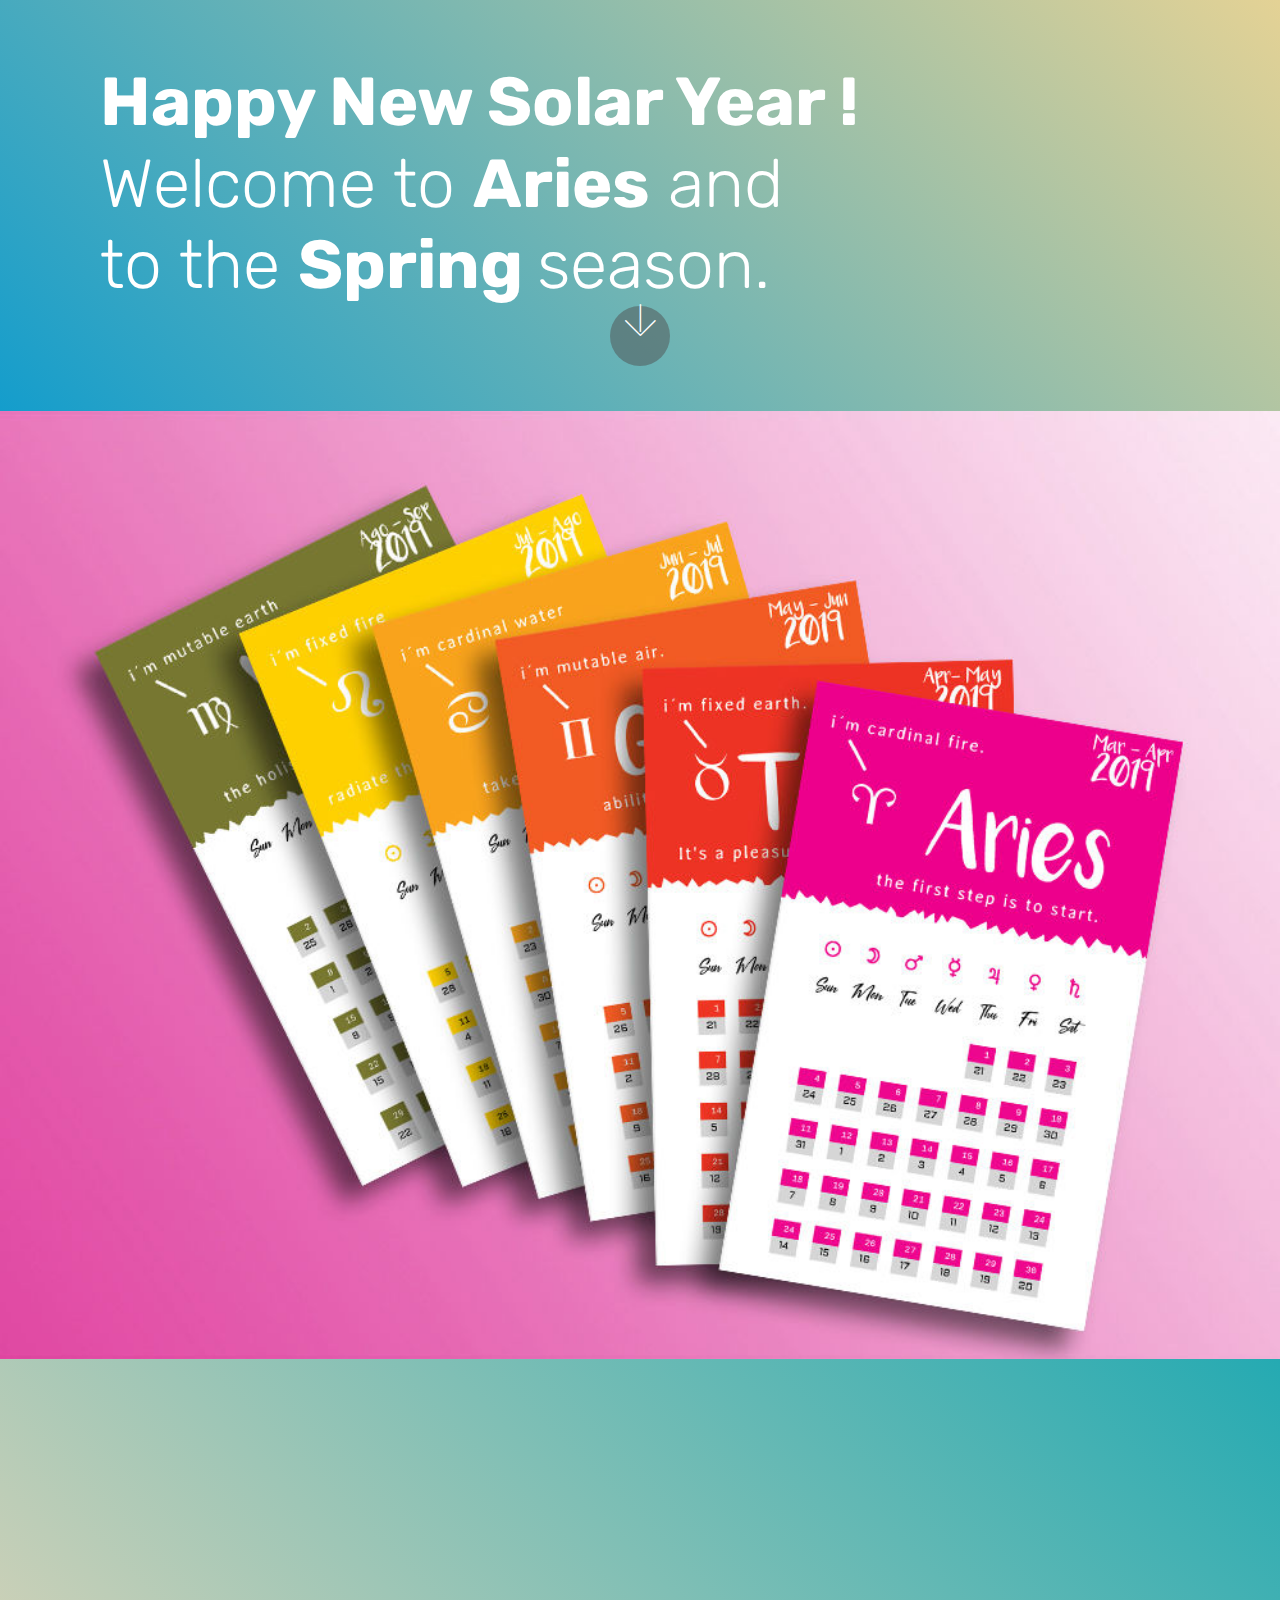
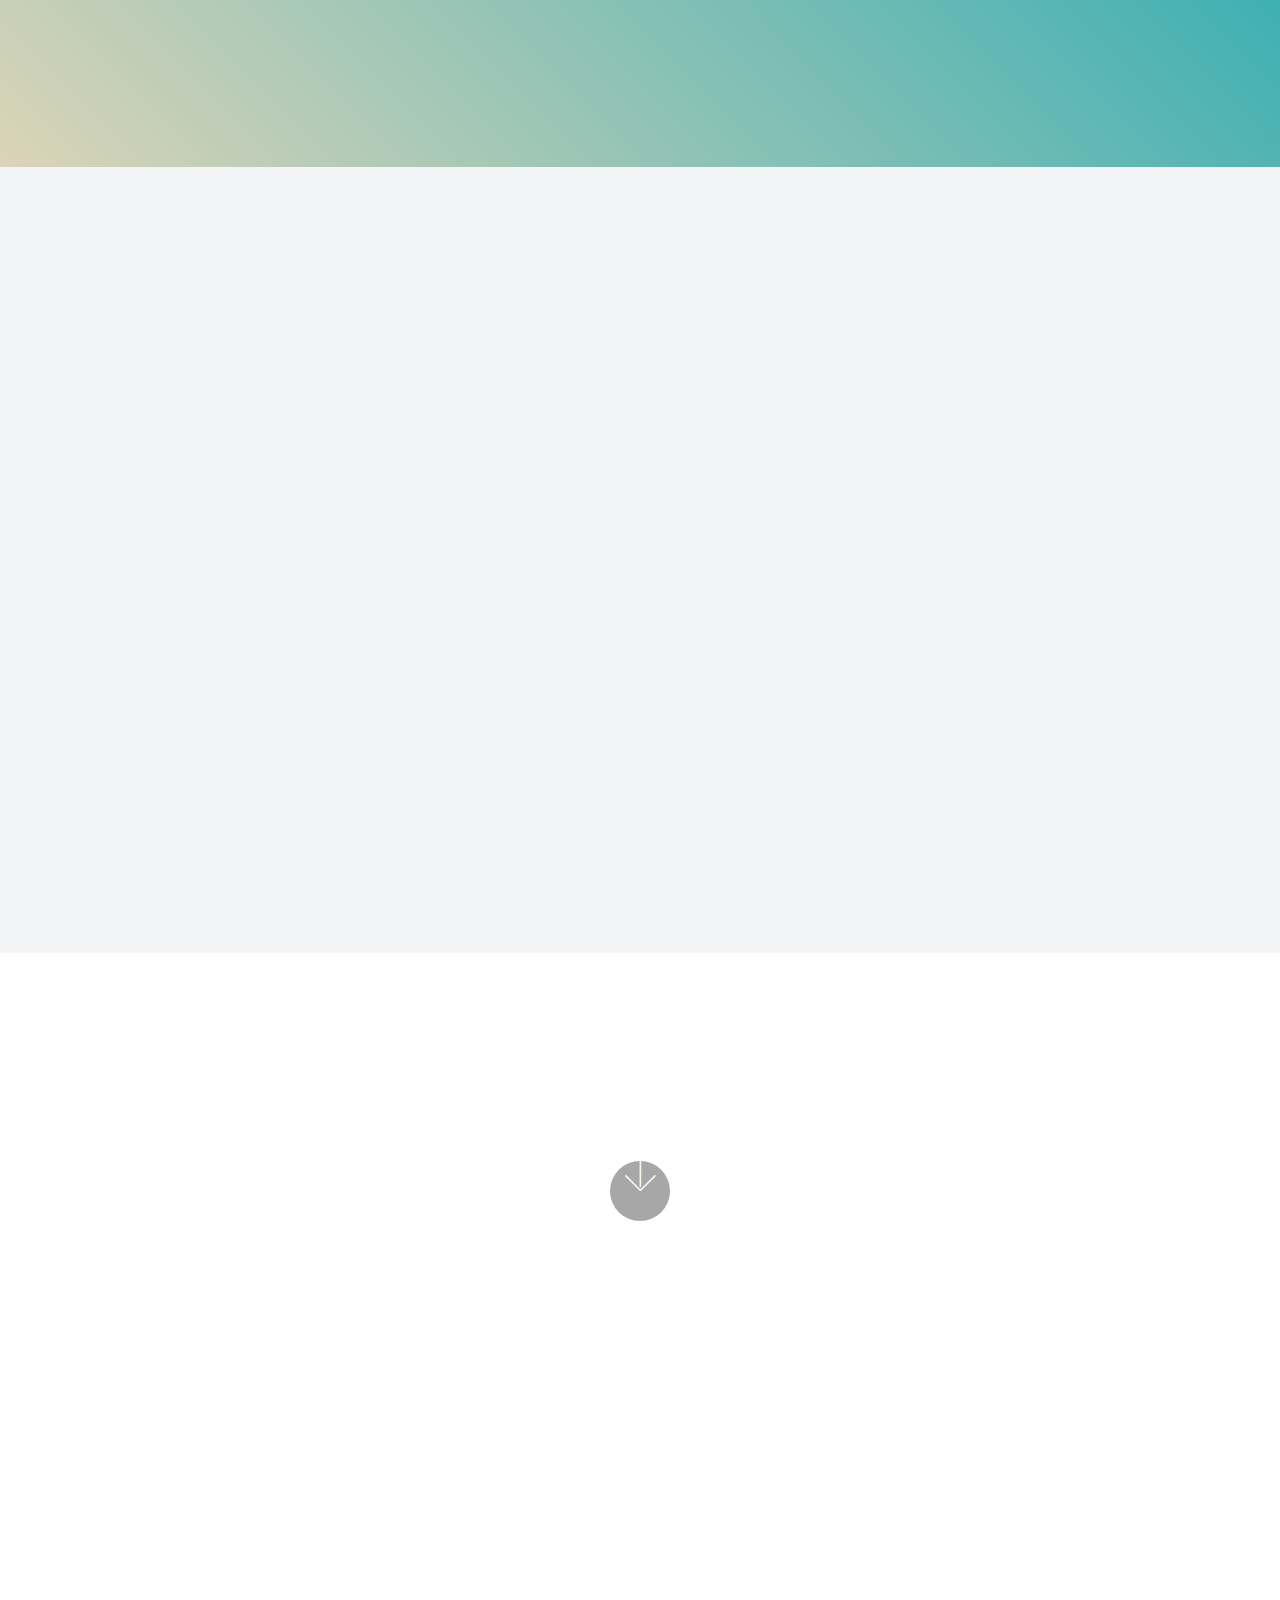
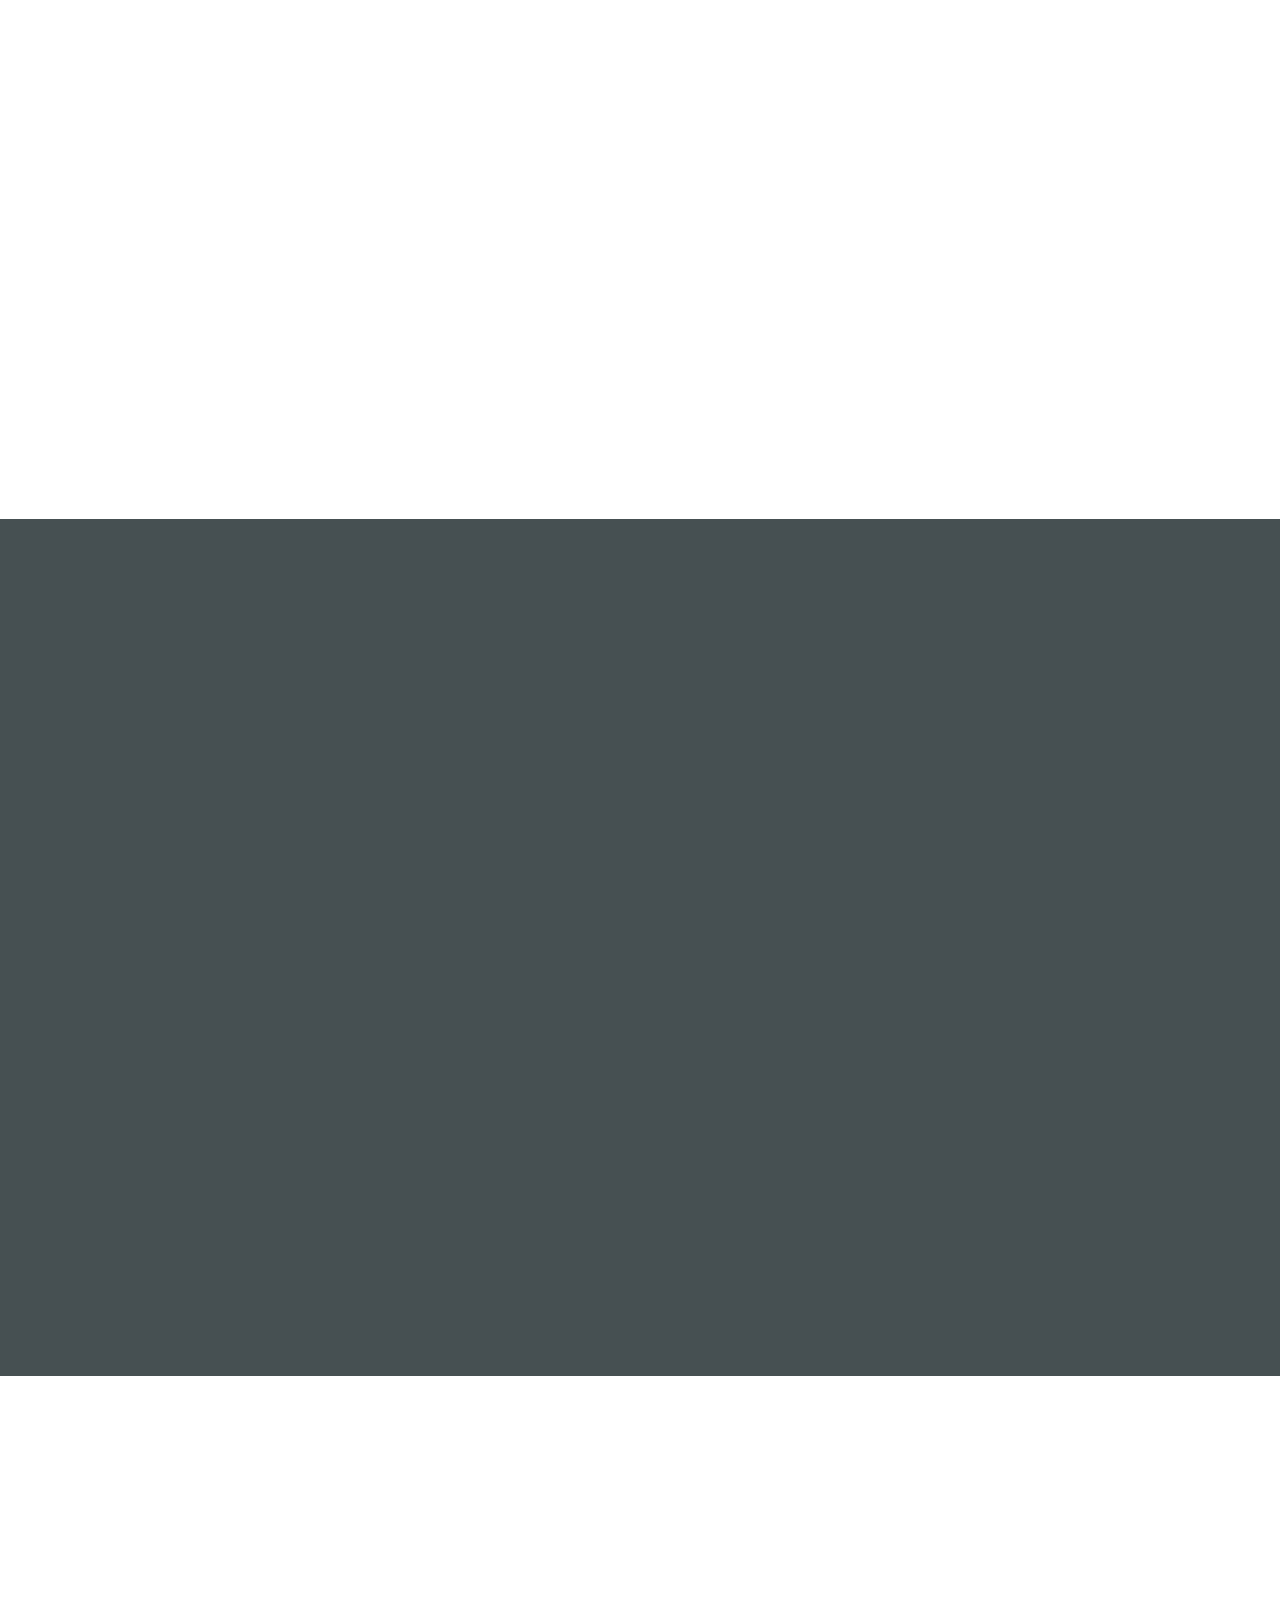
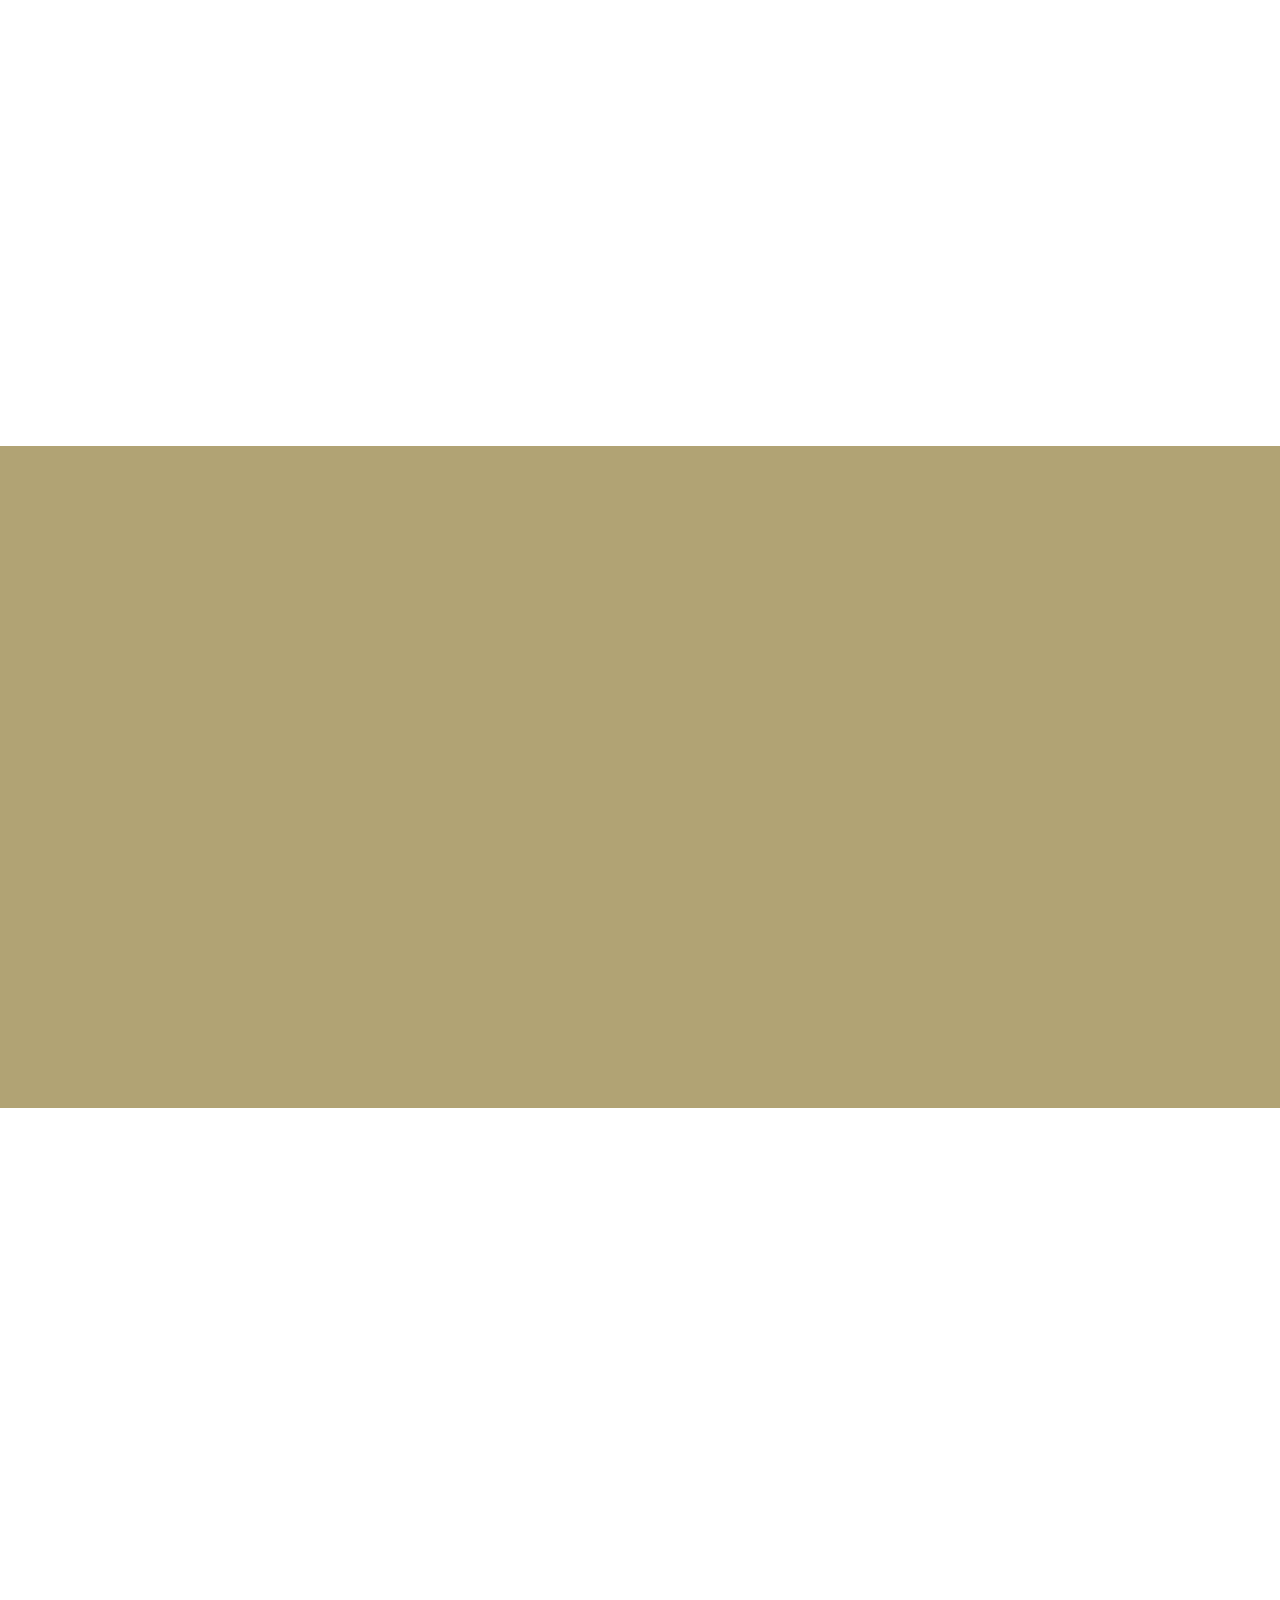
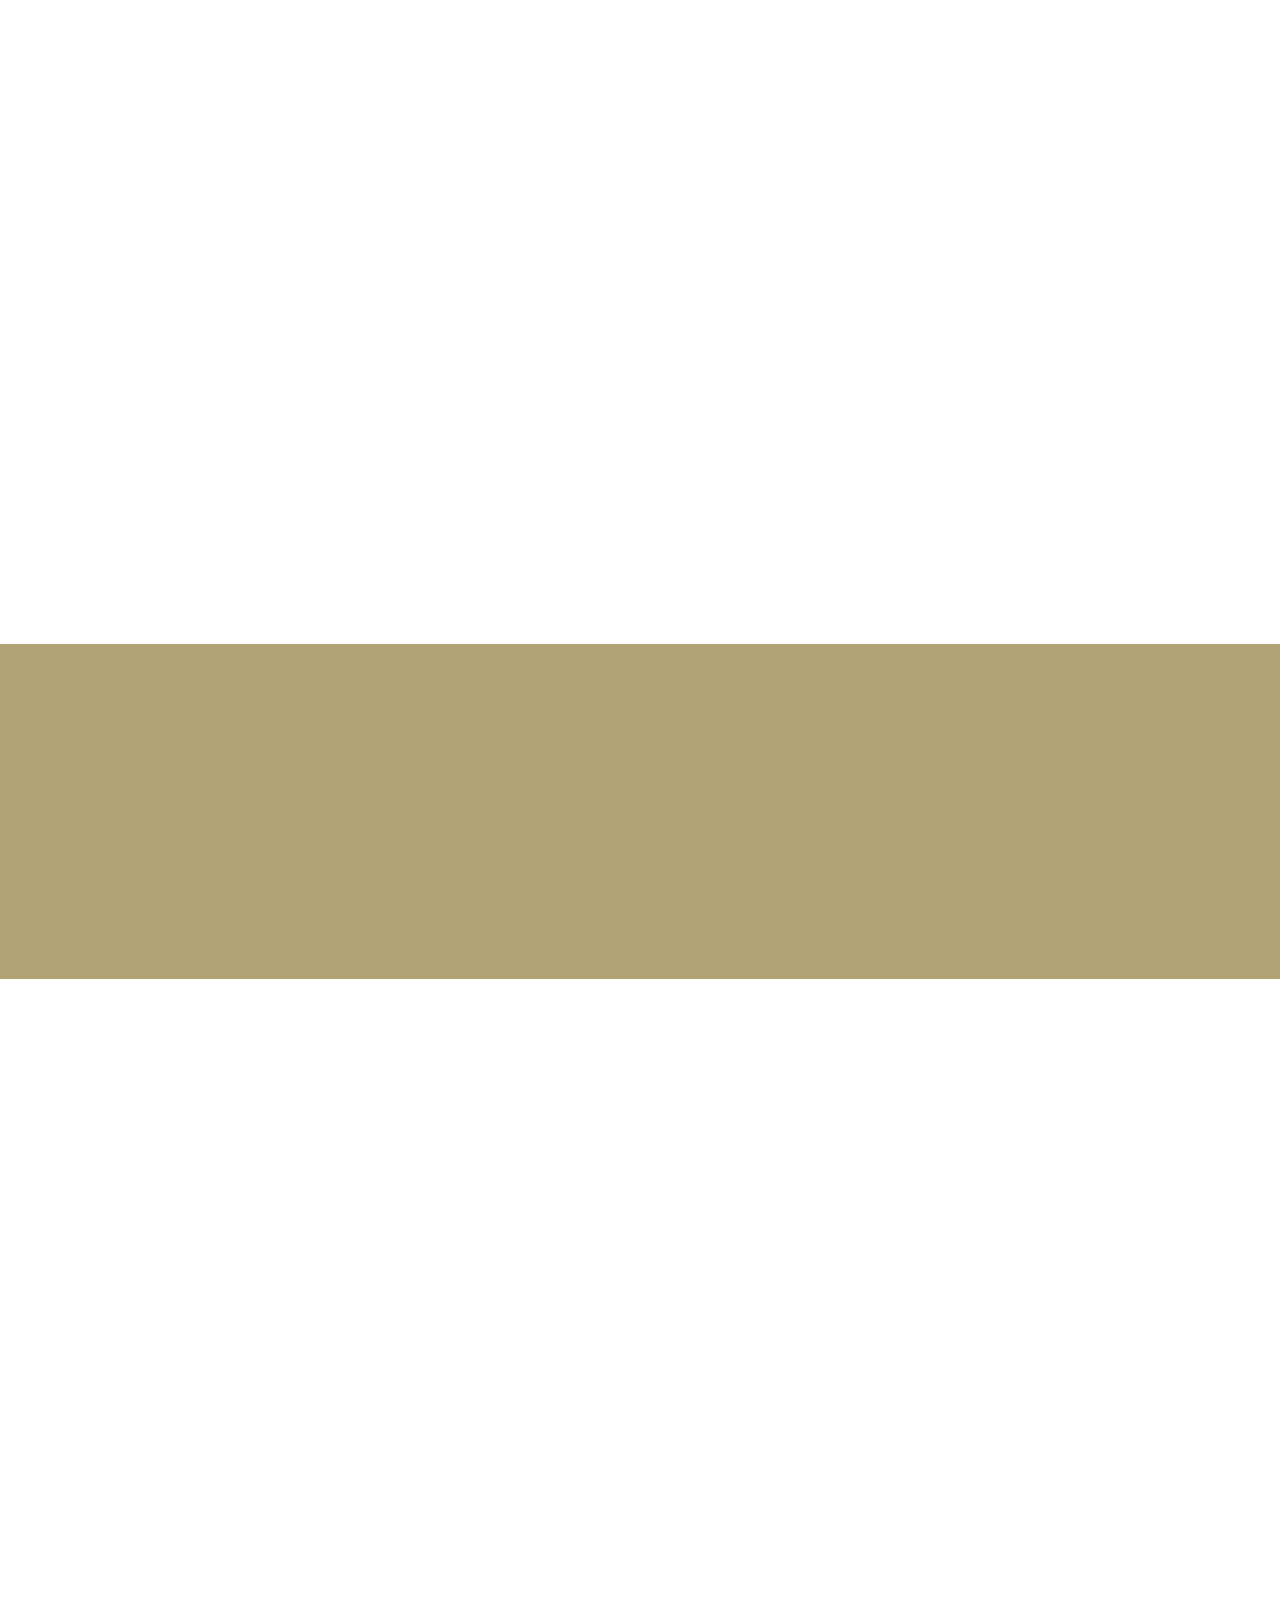
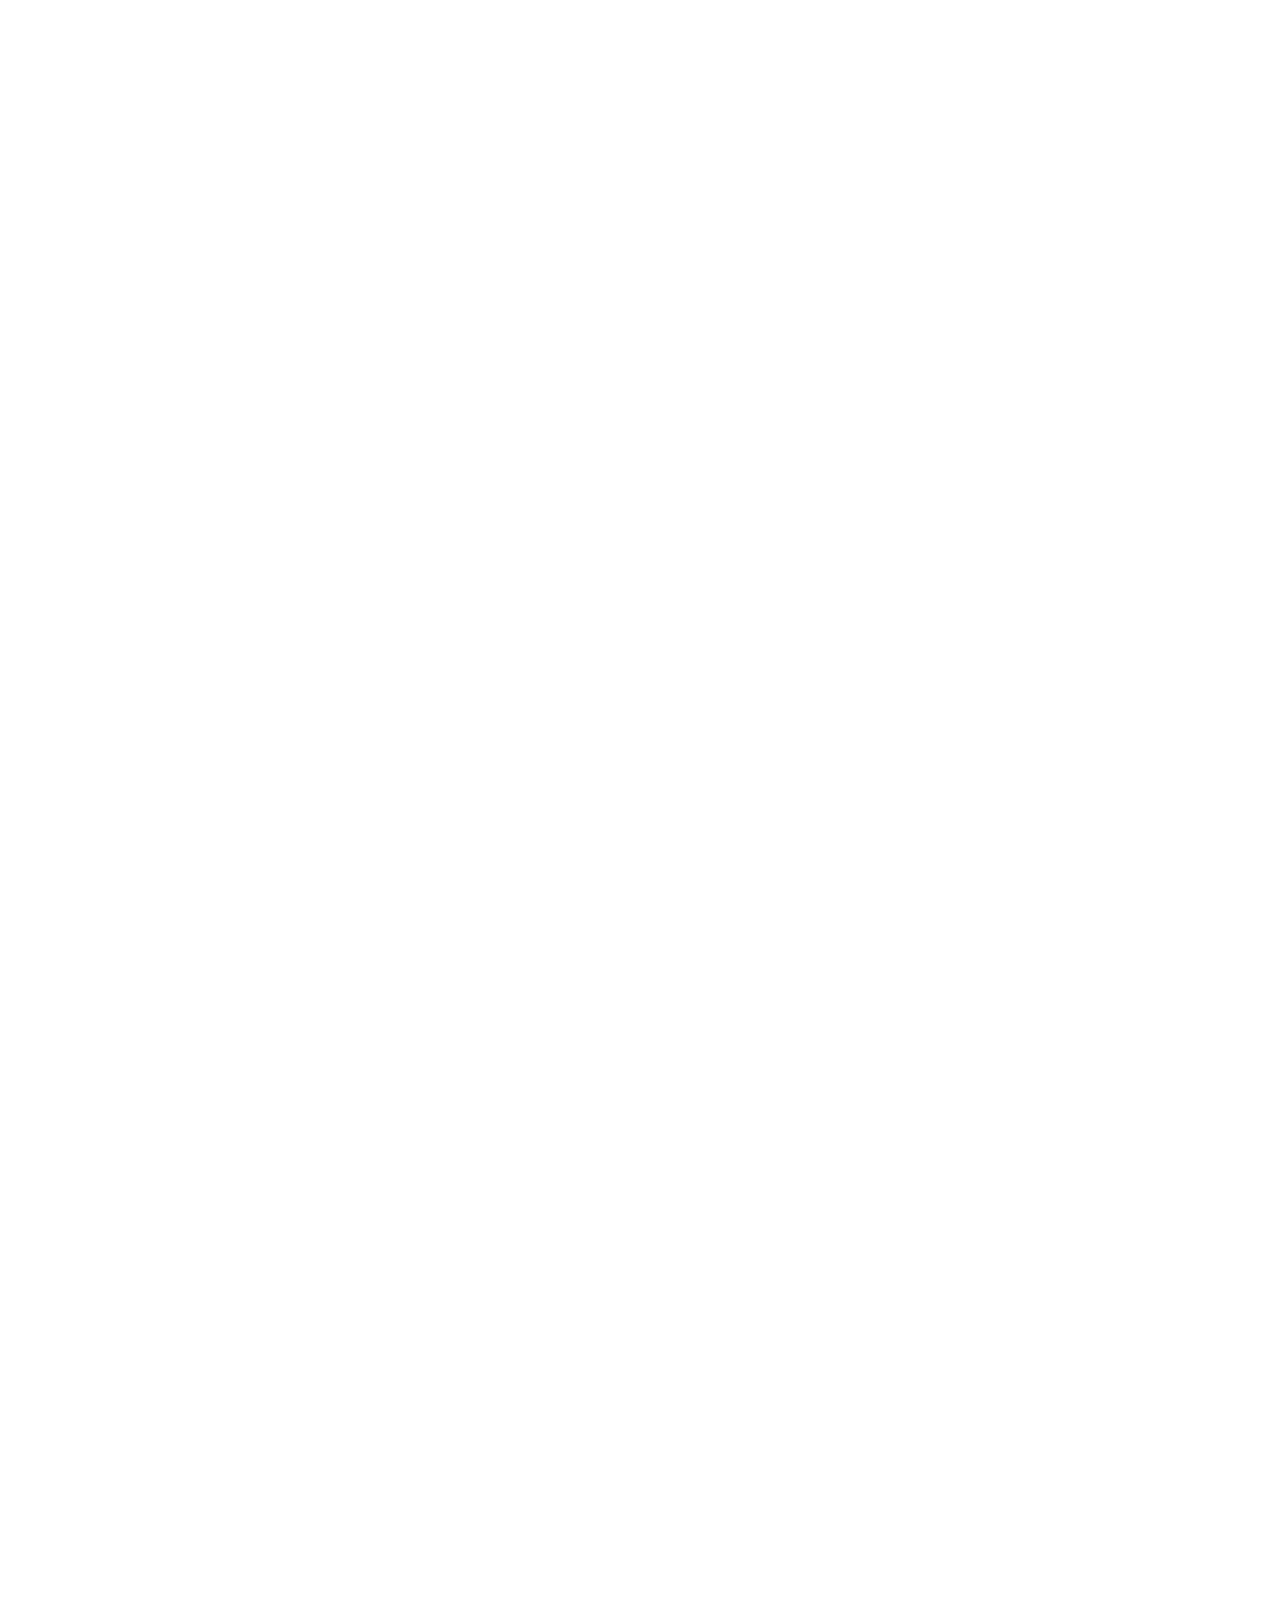
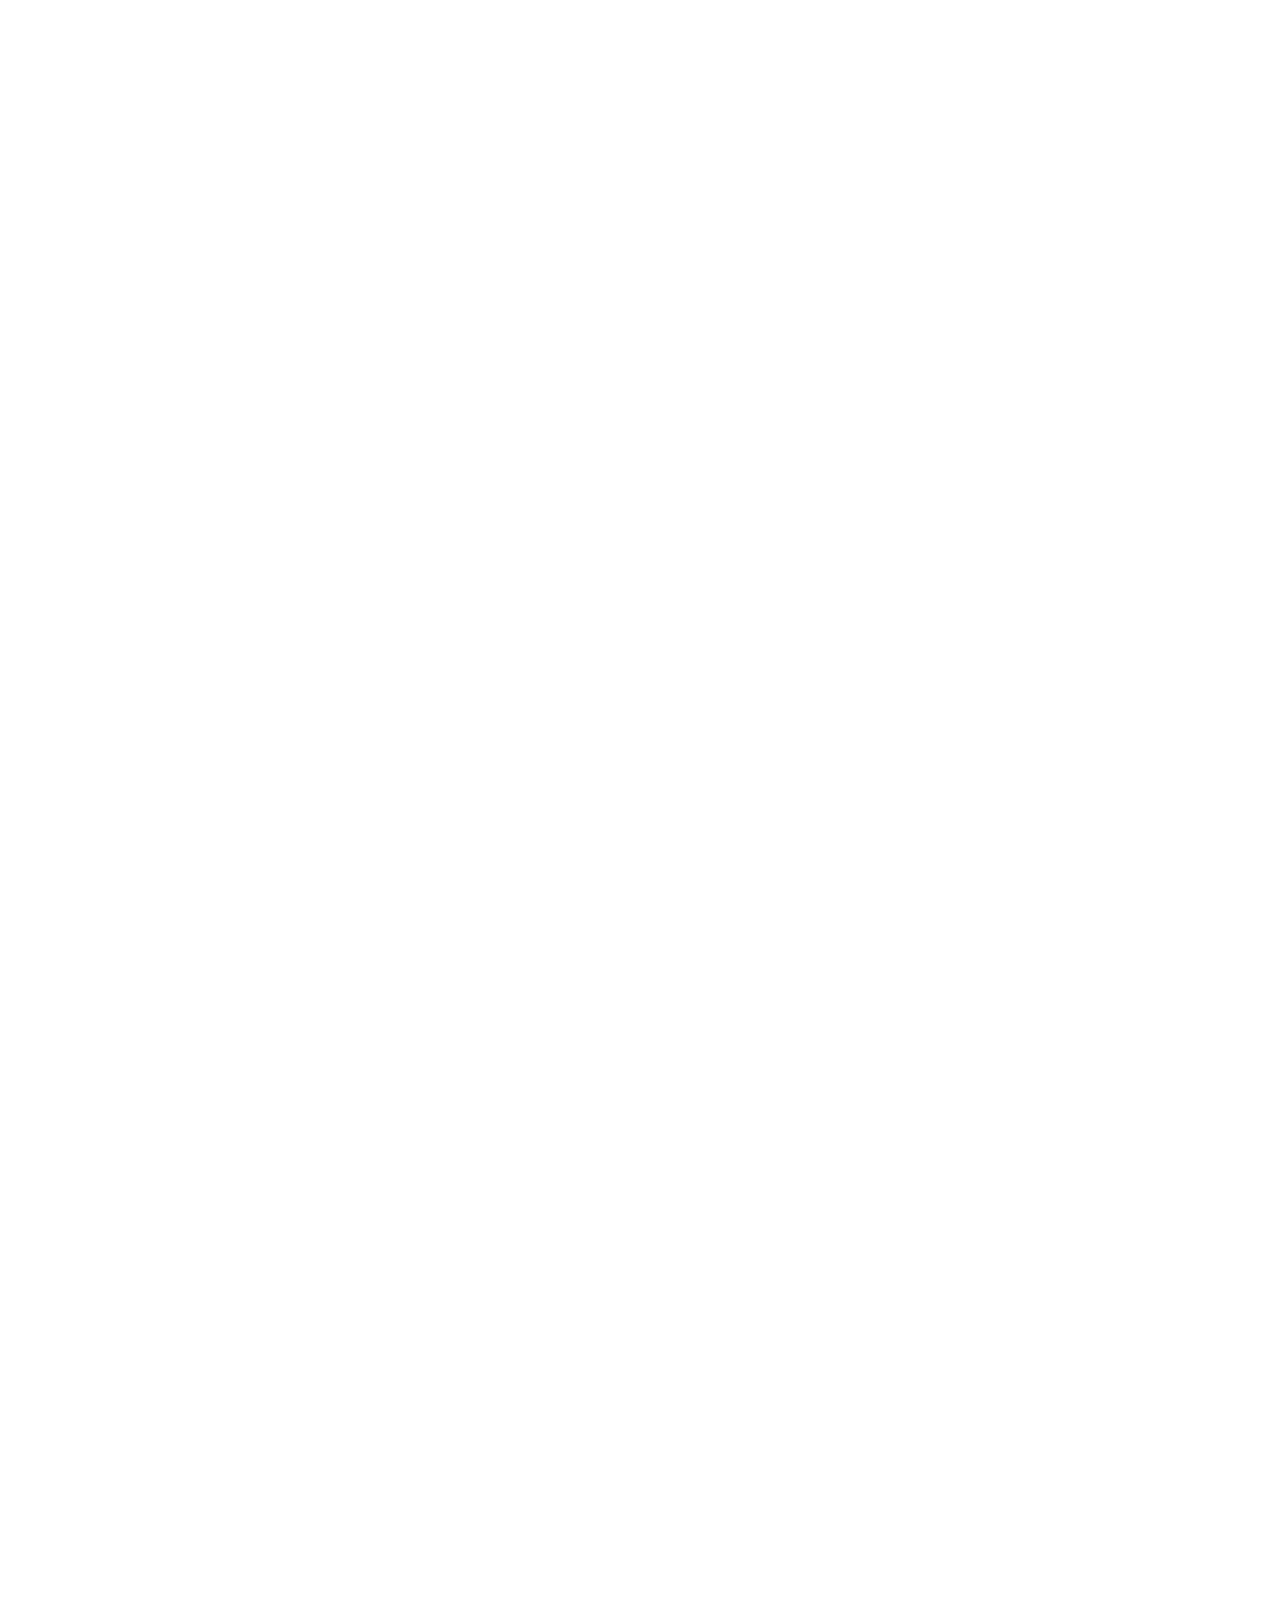
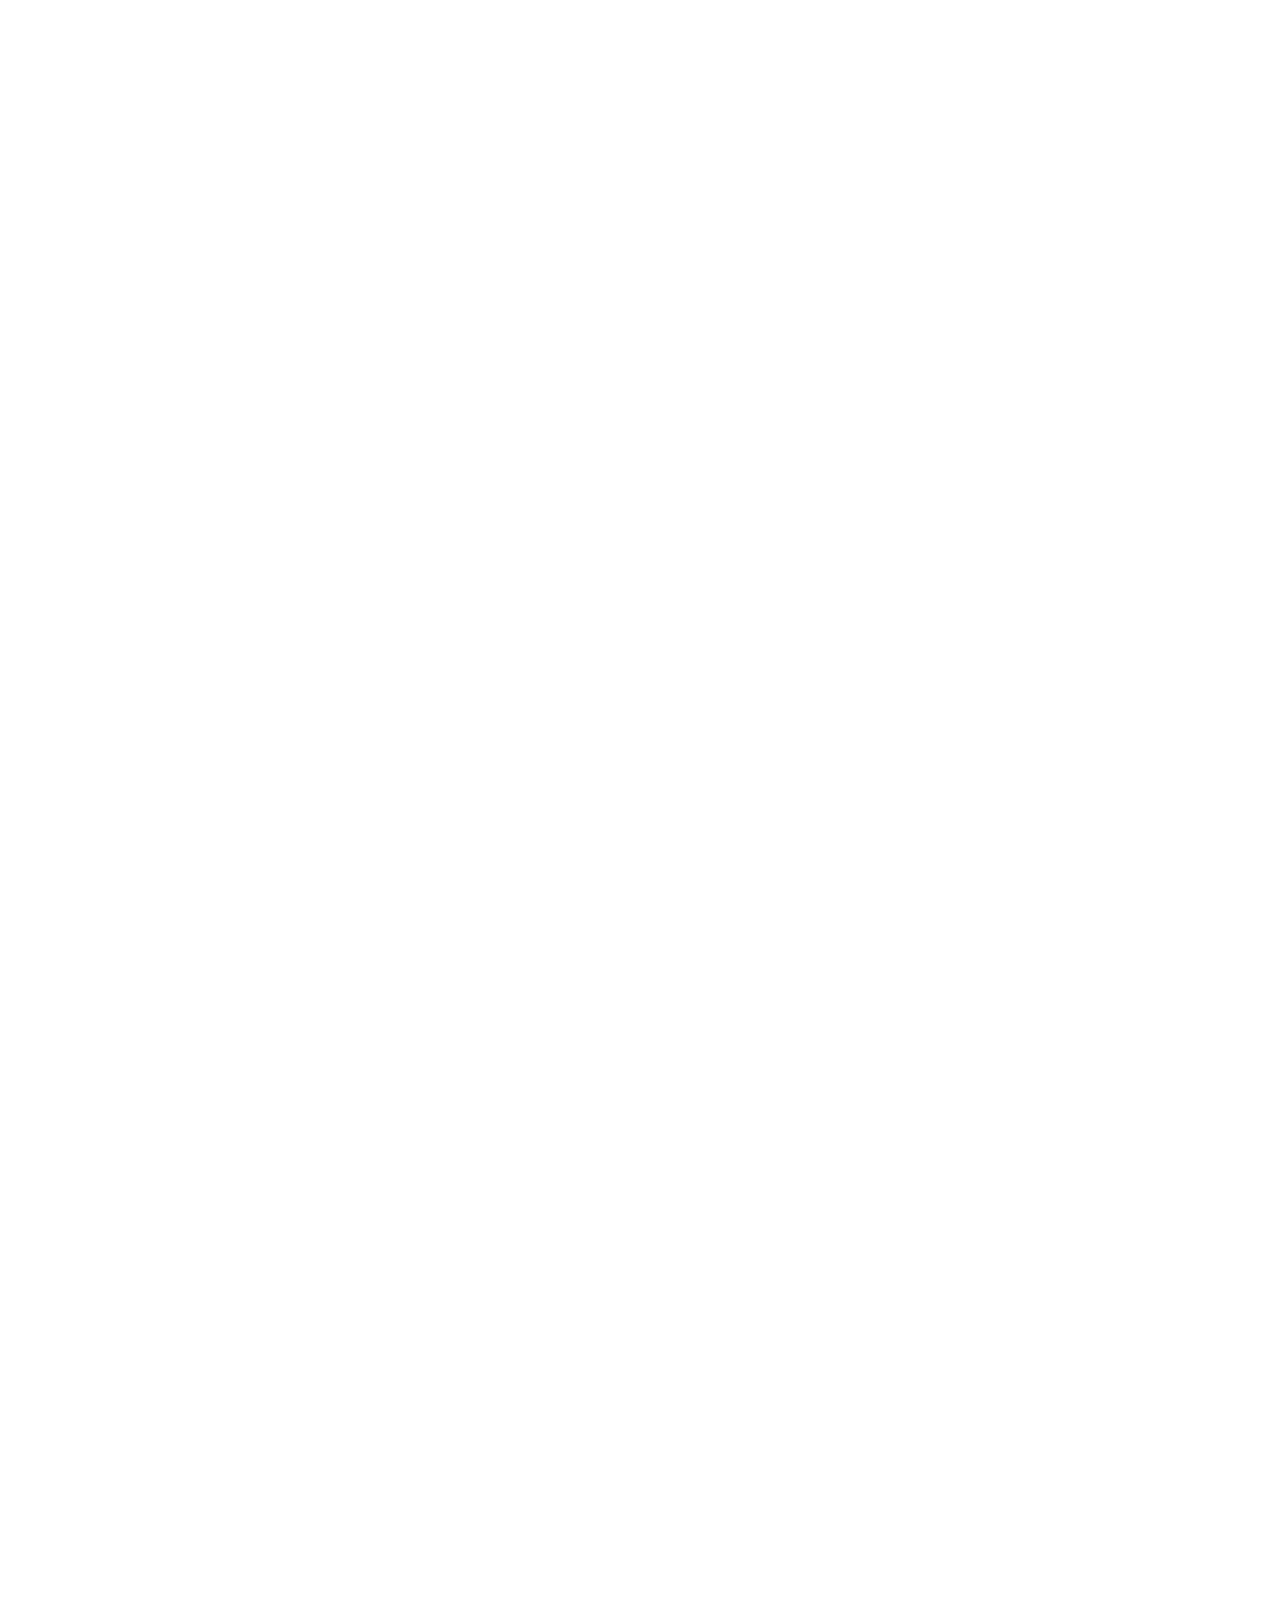
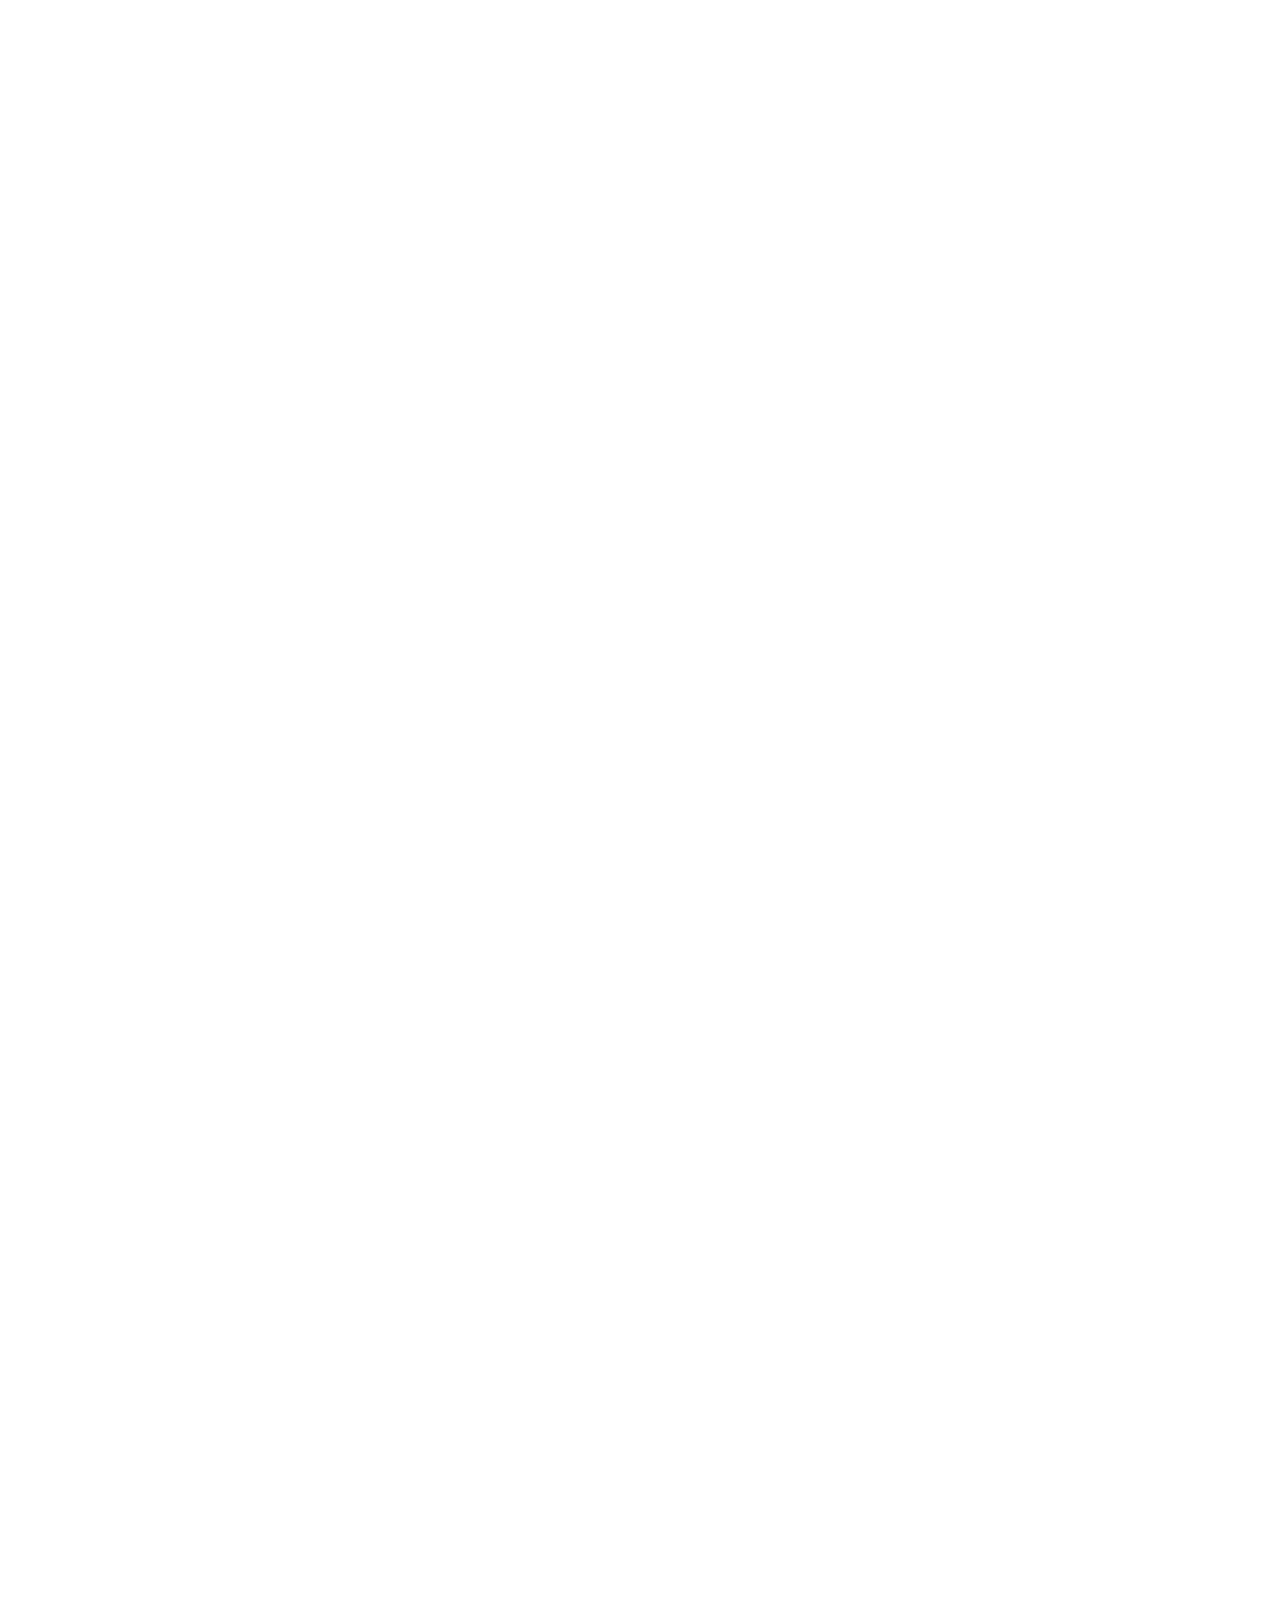
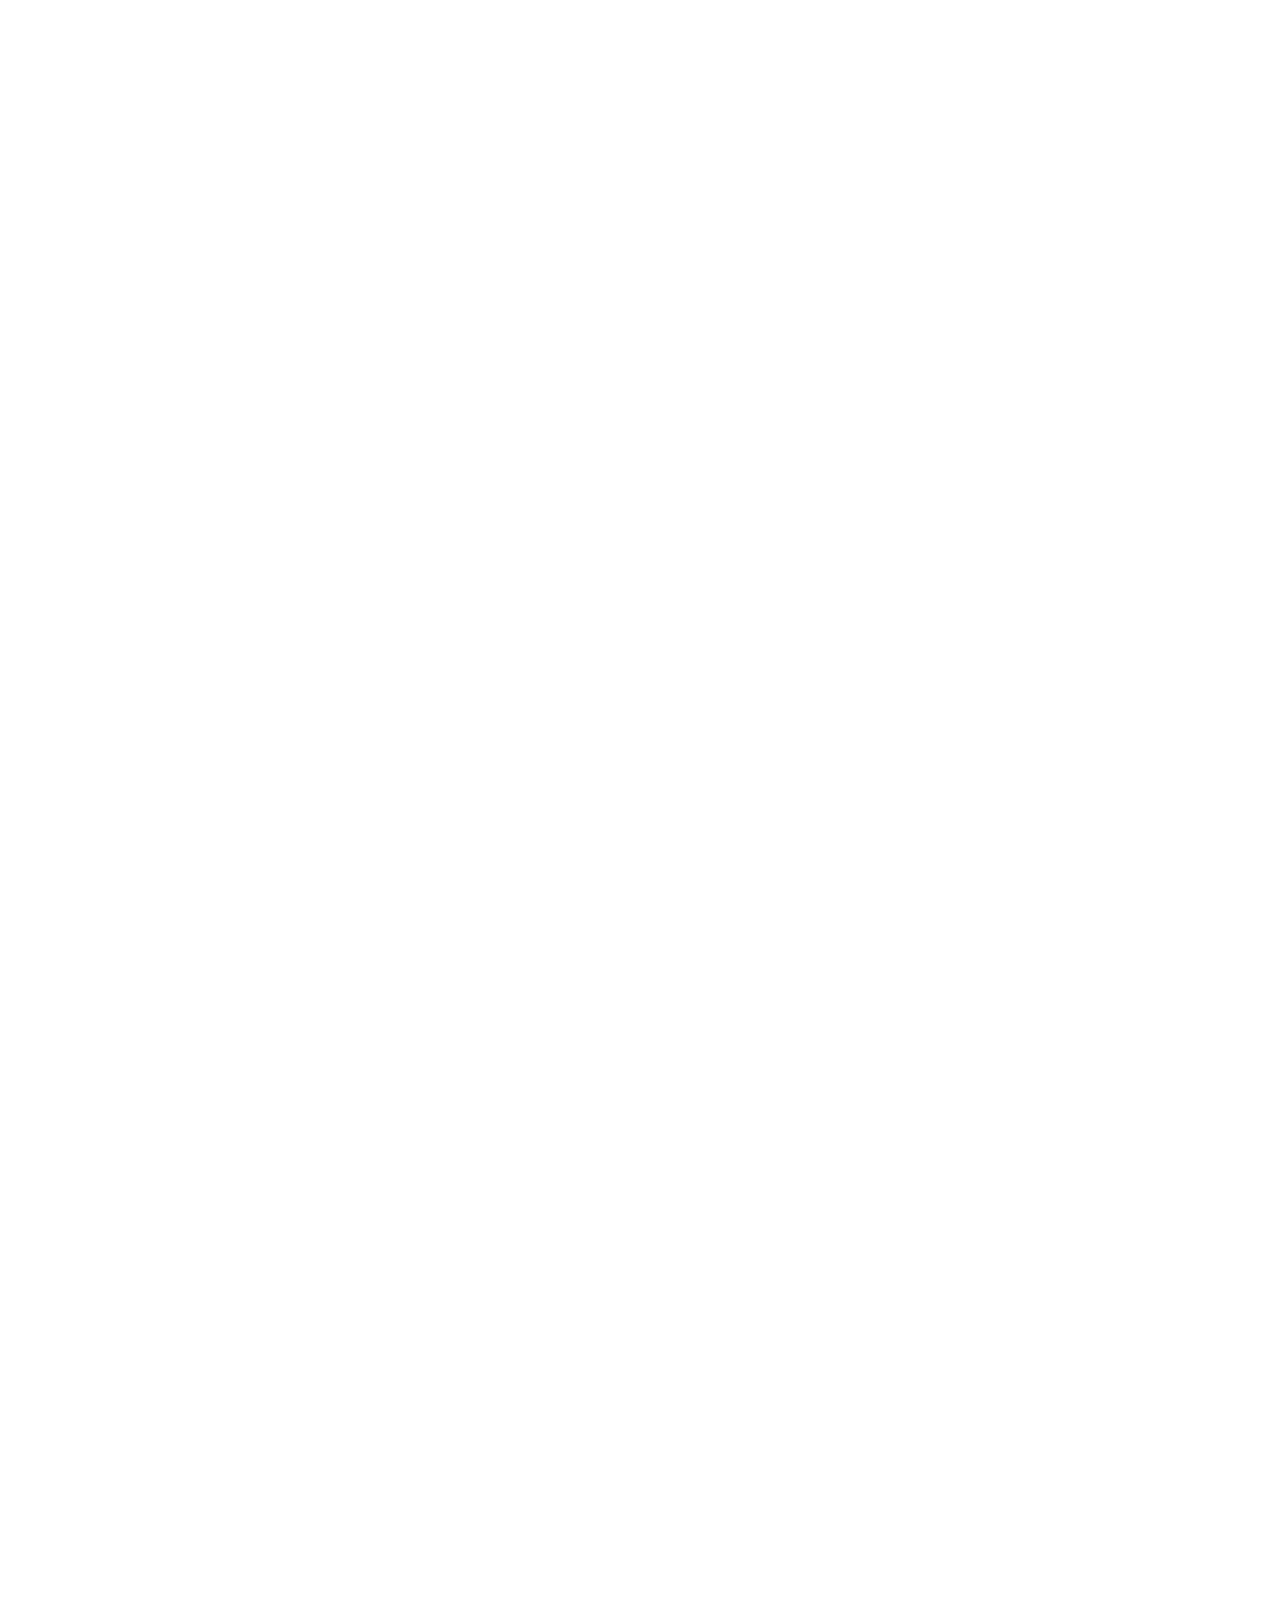
<file: 2Calendar_by_signs_ 2019_2020.html>
<!DOCTYPE html>
<html  >
<head>
  <!-- Site made with Mobirise Website Builder v4.9.6, https://mobirise.com -->
  <meta charset="UTF-8">
  <meta http-equiv="X-UA-Compatible" content="IE=edge">
  <meta name="generator" content="Mobirise v4.9.6, mobirise.com">
  <meta name="viewport" content="width=device-width, initial-scale=1, minimum-scale=1">
  <link rel="shortcut icon" href="assets/images/favion-128x128.png" type="image/x-icon">
  <meta name="description" content="Calendars">
  
  <title>The 12 Signs: Calendar by signs. 2019/2020</title>
  <link rel="stylesheet" href="assets/web/assets/mobirise-icons2/mobirise2.css">
  <link rel="stylesheet" href="assets/web/assets/mobirise-icons-bold/mobirise-icons-bold.css">
  <link rel="stylesheet" href="assets/web/assets/mobirise-icons/mobirise-icons.css">
  <link rel="stylesheet" href="assets/tether/tether.min.css">
  <link rel="stylesheet" href="assets/soundcloud-plugin/style.css">
  <link rel="stylesheet" href="assets/bootstrap/css/bootstrap.min.css">
  <link rel="stylesheet" href="assets/bootstrap/css/bootstrap-grid.min.css">
  <link rel="stylesheet" href="assets/bootstrap/css/bootstrap-reboot.min.css">
  <link rel="stylesheet" href="assets/socicon/css/styles.css">
  <link rel="stylesheet" href="assets/animatecss/animate.min.css">
  <link rel="stylesheet" href="assets/theme/css/style.css">
  <link rel="stylesheet" href="assets/mobirise/css/mbr-additional.css" type="text/css">
  
  
  
</head>
<body>
  <section class="header11 cid-rlCSxA87cd" id="header11-y">

    <!-- Block parameters controls (Blue "Gear" panel) -->
    
    <!-- End block parameters -->

    
    <div class="container align-left">
        <div class="media-container-column mbr-white col-md-12">
            
            <h1 class="mbr-section-title py-3 mbr-fonts-style display-1"><strong>Happy New Solar Year ! </strong>&nbsp;<br>Welcome to <strong>Aries</strong> and <br>to the <strong>Spring </strong>season.<br><br>
            </h1>
            
            
        </div>
    </div>

    <div class="mbr-arrow hidden-sm-down" aria-hidden="true">
        <a href="#next">
            <i class="mbri-down mbr-iconfont"></i>
        </a>
    </div>
</section>

<section class="engine"><a href="https://mobirise.info/o">free portfolio site templates</a></section><section class="cid-rlihkduyMI" id="image2-12">

    

    <figure class="mbr-figure">
        <div class="image-block" style="width: 100%;">
            <img src="assets/images/1to6signs-1000x740.jpg" alt="Mobirise" title="">
            
        </div>
    </figure>
</section>

<section class="mbr-section info2 cid-rlCSu0az0H" id="info2-x">

    

    

    <div class="container">
        <div class="row main justify-content-center">
            <div class="media-container-column col-12 col-lg-3 col-md-4">
                <div class="mbr-section-btn align-left py-4"><a class="btn btn-primary display-4" href="https://mobirise.co"><span class="mbri-download mbr-iconfont mbr-iconfont-btn" style="font-size: 101px;"></span>
                    </a></div>
            </div>
            <div class="media-container-column title col-12 col-lg-7 col-md-6">
                <h2 class="align-right mbr-bold mbr-white pb-3 mbr-fonts-style display-1">&nbsp;<span style="font-weight: normal;">DOWNLOAD my</span><br>Natural Cycles Calendars</h2>
                
            </div>
        </div>
    </div>
</section>

<section class="testimonials3 cid-rlCSpUGlUg" id="testimonials3-w">

    

    

    <div class="container">
        <div class="media-container-row">
            <div class="media-content px-3 align-self-center mbr-white py-2">
                <p class="mbr-text testimonial-text mbr-fonts-style display-7">
                   It is really stimulating for me to start the New Natural Solar Year&nbsp;with this redesigned Calendar&nbsp;for the Astrology Enthusiasts to inaugurate my new digital store called <span style="font-style: normal;"><strong>The 12 Sings</strong></span> in honor of this magical number that contains everythingl. Is it because the universe is a <strong>dodecahedron</strong>?
                </p>
                <p class="mbr-author-name pt-4 mb-2 mbr-fonts-style display-7">
                   JULIETA APOLONIO</p>
                <p class="mbr-author-desc mbr-fonts-style display-7">
                   GRAPHIC DESIGNER AND PROGRAMMER</p>
            </div>

            <div class="mbr-figure pl-lg-5" style="width: 105%;">
              <img src="assets/images/face2.jpg">
            </div>
        </div>
    </div>
</section>

<section class="header11 cid-rlf7EBHOyd" id="header11-5">

    <!-- Block parameters controls (Blue "Gear" panel) -->
    
    <!-- End block parameters -->

    
    <div class="container align-left">
        <div class="media-container-column mbr-white col-md-12">
            <h3 class="mbr-section-subtitle py-3 mbr-fonts-style display-5">Welcome to</h3>
            <h1 class="mbr-section-title py-3 mbr-fonts-style display-1">: <strong>The 12 Signs</strong> of the times :<br>
            </h1>
            
            
        </div>
    </div>

    <div class="mbr-arrow hidden-sm-down" aria-hidden="true">
        <a href="#next">
            <i class="mbri-down mbr-iconfont"></i>
        </a>
    </div>
</section>

<section class="cid-rllp5ROWp1" id="image2-1d">

    

    <figure class="mbr-figure">
        <div class="image-block" style="width: 100%;">
            <img src="assets/images/lbra-to-pisces-1500x1000.jpg" alt="Mobirise" title="">
            
        </div>
    </figure>
</section>

<section class="counters6 counters cid-rlCSkja0w0" id="counters6-v">

    

    

    <div class="container pt-4 mt-2">
        <h2 class="mbr-section-title pb-3 align-center mbr-fonts-style display-1"><strong>A redesigned</strong>&nbsp;solar calendar&nbsp;<br>for&nbsp;the <strong>Astrology Lovers.</strong></h2>
        <h3 class="mbr-section-subtitle pb-5 align-center mbr-fonts-style display-5">: Follow The Natural Year Cycle :</h3>
        <div>
                <div class="cards-container">
                    <div class="card col-12 col-md-6 last-child">
                        <div class="panel-item align-center">
                            <div class="card-img pb-3">
                                <h3 class="img-text mbr-fonts-style display-2">- Calendar by Signs.&nbsp;<br>- Days &amp; Degrees.&nbsp;<br>- Weeks of <br>7 Days &amp; 7 Planets.</h3>
                            </div>
                            <div class="card-text">
                                <h4 class="mbr-content-title mbr-bold mbr-fonts-style display-5"><br><br>Circular and Linear Integration</h4>
                                <p class="mbr-content-text mbr-fonts-style display-5">* Day of the Month<br>*&nbsp;Degree of the Sun in <br>the current Sign of the Year</p>
                            </div>
                        </div>
                    </div>
                    
                    
                    
                </div>
            </div>
    </div>
</section>

<section class="mbr-section content4 cid-rllhN16feO" id="content4-1b">

    

    <div class="container">
        <div class="media-container-row">
            <div class="title col-12 col-md-8">
                <h2 class="align-center pb-3 mbr-fonts-style display-1">
                    Something 'new' <br>under the <strong>Sun.</strong></h2>
                
                <div class="mbr-section-btn align-center py-4"><a class="btn btn-danger display-4" href="https://mobirise.co"><span class="mbrib-calendar mbr-iconfont mbr-iconfont-btn" style="font-size: 102px;"></span>DAY OF THE MONTH</a>
                    <a class="btn btn-success-outline display-4" href="https://mobirise.co"><span class="mbri-sun mbr-iconfont mbr-iconfont-btn" style="font-size: 127px;"></span>DEGREE OF THE SUN</a></div>
            </div>
        </div>
    </div>
</section>

<section class="counters6 counters cid-rlCSguavwK" id="counters6-u">

    

    

    <div class="container pt-4 mt-2">
        <h2 class="mbr-section-title pb-3 align-center mbr-fonts-style display-2">E X A M P L E<br></h2>
        <h3 class="mbr-section-subtitle pb-5 align-center mbr-fonts-style display-1">NEW YEAR'S DAY<br><div>Aries 1st degree&nbsp;<br><span style="font-size: 4.25rem;">is&nbsp;</span><span style="font-size: 4.25rem;">March 21st.</span></div></h3>
        <div>
                <div class="cards-container">
                    <div class="card col-12 col-md-6 last-child">
                        <div class="panel-item align-center">
                            <div class="card-img pb-3">
                                <h3 class="img-text mbr-fonts-style display-5">* 1st dgr = from 0 to 1 degree.<br>* the macthing can vary <br>depending of the year.</h3>
                            </div>
                            <div class="card-text">
                                
                                
                            </div>
                        </div>
                    </div>
                    
                    
                    
                </div>
            </div>
    </div>
</section>

<section class="cid-rloCMpbqAB" id="image2-1p">

    

    <figure class="mbr-figure container">
        <div class="image-block" style="width: 74%;">
            <img src="assets/images/ejemplo2-1000x1237.jpg" alt="Mobirise" title="">
            
        </div>
    </figure>
</section>

<section class="counters6 counters cid-rliBAtyHmk" id="counters6-16">

    

    

    <div class="container pt-4 mt-2">
        <h2 class="mbr-section-title pb-3 align-center mbr-fonts-style display-1">Let´s be <br>creative x12</h2>
        
        <div>
                <div class="cards-container">
                    <div class="card col-12 col-md-6">
                        <div class="panel-item align-center">
                            <div class="card-img pb-3">
                                <h3 class="img-text mbr-fonts-style display-2">.</h3>
                            </div>
                            <div class="card-text">
                                
                                
                            </div>
                        </div>
                    </div>
                    <div class="card col-12 col-md-6 last-child">
                        <div class="panel-item align-center">
                            <div class="card-img pb-3">
                                <h3 class="img-text mbr-fonts-style display-2">.</h3>
                            </div>
                            <div class="card-text">
                                
                                
                            </div>
                        </div>
                    </div>
                    
                    
                </div>
            </div>
    </div>
</section>

<section class="cid-rlnQXptokn" id="image2-1k">

    

    <figure class="mbr-figure container">
        <div class="image-block" style="width: 86%;">
            <img src="assets/images/aries-1000x740.jpg" alt="Mobirise" title="">
            
        </div>
    </figure>
</section>

<section class="cid-rluubLMBik" id="image2-2s">

    

    <figure class="mbr-figure container">
        <div class="image-block" style="width: 86%;">
            <img src="assets/images/taurus-2-1000x740.jpg" alt="Mobirise" title="">
            
        </div>
    </figure>
</section>

<section class="cid-rllCifAnL5" id="image2-1f">

    

    <figure class="mbr-figure container">
        <div class="image-block" style="width: 87%;">
            <img src="assets/images/gemini-1000x596.jpg" alt="Mobirise" title="">
            
        </div>
    </figure>
</section>

<section class="cid-rlo21QzT7N" id="image2-1m">

    

    <figure class="mbr-figure container">
        <div class="image-block" style="width: 100%;">
            <img src="assets/images/cancer-1000x740.jpg" alt="Mobirise" title="">
            
        </div>
    </figure>
</section>

<section class="cid-rllQUUSLgu" id="image2-1i">

    

    <figure class="mbr-figure container">
        <div class="image-block" style="width: 85%;">
            <img src="assets/images/leo-1000x740.jpg" alt="Mobirise" title="">
            
        </div>
    </figure>
</section>

<section class="cid-rlo4szwBeb" id="image2-1n">

    

    <figure class="mbr-figure container">
        <div class="image-block" style="width: 85%;">
            <img src="assets/images/virgo2-1000x1115.jpg" alt="Mobirise" title="">
            
        </div>
    </figure>
</section>

<section class="cid-rllM9INDfu" id="image2-1h">

    

    <figure class="mbr-figure container">
        <div class="image-block" style="width: 87%;">
            <img src="assets/images/libra-1000x740.jpg" alt="Mobirise" title="">
            
        </div>
    </figure>
</section>

<section class="cid-rluuG8AUpc" id="image2-2t">

    

    <figure class="mbr-figure container">
        <div class="image-block" style="width: 86%;">
            <img src="assets/images/scorpio2-1-1000x740.jpg" alt="Mobirise" title="">
            
        </div>
    </figure>
</section>

<section class="cid-rlodS3ZPYr" id="image2-1o">

    

    <figure class="mbr-figure container">
        <div class="image-block" style="width: 87%;">
            <img src="assets/images/sagitarius-1000x681.jpg" alt="Mobirise" title="">
            
        </div>
    </figure>
</section>

<section class="cid-rluuVI8gMO" id="image2-2u">

    

    <figure class="mbr-figure container">
        <div class="image-block" style="width: 87%;">
            <img src="assets/images/capricorn-1-1000x740.jpg" alt="Mobirise" title="">
            
        </div>
    </figure>
</section>

<section class="cid-rlnUvrJeiv" id="image2-1l">

    

    <figure class="mbr-figure container">
        <div class="image-block" style="width: 88%;">
            <img src="assets/images/aquarius-1000x794.jpg" alt="Mobirise" title="">
            
        </div>
    </figure>
</section>

<section class="cid-rllF7ILVNA" id="image2-1g">

    

    <figure class="mbr-figure container">
        <div class="image-block" style="width: 88%;">
            <img src="assets/images/pisces-1000x751.jpg" alt="Mobirise" title="">
            
        </div>
    </figure>
</section>

<section class="cid-rlXcEaU1CA" id="social-buttons3-1r">
    
    

    

    <div class="container">
        <div class="media-container-row">
            <div class="col-md-8 align-center">
                <h2 class="pb-3 mbr-section-title mbr-fonts-style display-2">
                    SHARE THIS PAGE!
                </h2>
                <div>
                    <div class="mbr-social-likes">
                        <span class="btn btn-social socicon-bg-facebook facebook mx-2" title="Share link on Facebook">
                            <i class="socicon socicon-facebook"></i>
                        </span>
                        <span class="btn btn-social twitter socicon-bg-twitter mx-2" title="Share link on Twitter">
                            <i class="socicon socicon-twitter"></i>
                        </span>
                        
                        <span class="btn btn-social vkontakte socicon-bg-vkontakte mx-2" title="Share link on VKontakte">
                            <i class="socicon socicon-vkontakte"></i>
                        </span>
                        <span class="btn btn-social odnoklassniki socicon-bg-odnoklassniki mx-2" title="Share link on Odnoklassniki">
                            <i class="socicon socicon-odnoklassniki"></i>
                        </span>
                        <span class="btn btn-social pinterest socicon-bg-pinterest mx-2" title="Share link on Pinterest">
                            <i class="socicon socicon-pinterest"></i>
                        </span>
                        <span class="btn btn-social mailru socicon-bg-mail mx-2" title="Share link on Mailru">
                            <i class="socicon socicon-mail"></i>
                        </span>
                    </div>
                </div>
            </div>
        </div>
    </div>
</section>

<section class="mbr-section content4 cid-rlr6g8Ut3o" id="content4-1x">

    

    <div class="container">
        <div class="media-container-row">
            <div class="title col-12 col-md-8">
                <h2 class="align-center pb-3 mbr-fonts-style display-2">This is a <strong>Digital Product</strong>.&nbsp;<br>DIY:&nbsp;Use your creativity<br><br></h2>
                <h3 class="mbr-section-subtitle align-center mbr-light mbr-fonts-style display-5">Download and print this calendar with&nbsp;<br>your home printer or local provider.</h3>
                
            </div>
        </div>
    </div>
</section>

<section class="cid-rlrFoOJRIU" id="image2-2a">

    

    <figure class="mbr-figure container">
        <div class="image-block" style="width: 94%;">
            <img src="assets/images/printing1-1-1000x553.jpg" alt="Mobirise" title="">
            
        </div>
    </figure>
</section>

<section class="cid-rlrEyWW2qz" id="image2-28">

    

    <figure class="mbr-figure container">
        <div class="image-block" style="width: 74%;">
            <img src="assets/images/goldenmean4-1000x673.jpg" alt="Mobirise" title="">
            
        </div>
    </figure>
</section>

<section class="mbr-section article content11 cid-rlr8kDvy26" id="content11-1y">
     

    <div class="container">
        <div class="media-container-row">
            <div class="mbr-text counter-container col-12 col-md-8 mbr-fonts-style display-7">
                <ol>
                    <li><strong>FORMAT FILES</strong>&nbsp;<br>- The desings are in PDF and JPEG files. &nbsp;12 sheets A4: 21 cm x 29,7 cm&nbsp;<br></li><li><strong>HOME PRINTING </strong><span style="font-size: 1rem;">&nbsp;<br>- Calibrate your printer, choose the type of paper (grammage and color) and print the files in different versions.</span><br></li><li><strong>UNIQUE STYLES</strong><span style="font-size: 1rem;"> <br>- You can directly print them or use in your own desings.&nbsp;</span></li>
                </ol>
            </div>
        </div>
    </div>
</section>

<section class="mbr-section content4 cid-rlDm7gMfmu" id="content4-z">

    

    <div class="container">
        <div class="media-container-row">
            <div class="title col-12 col-md-8">
                <h2 class="align-center pb-3 mbr-fonts-style display-1">How can I <strong>Download</strong>&nbsp;<br>this calendar?<br><br></h2>
                <h3 class="mbr-section-subtitle align-center mbr-light mbr-fonts-style display-5">☆ Receive a link to my Cloud in your email.<br>☆ Download &amp; Print.</h3>
                
            </div>
        </div>
    </div>
</section>

<section class="cid-rlrEURJJEy" id="image2-29">

    

    <figure class="mbr-figure container">
        <div class="image-block" style="width: 71%;">
            <img src="assets/images/printview-1000x817.jpg" alt="Mobirise" title="">
            
        </div>
    </figure>
</section>

<section class="cid-rlXciROWBP" id="social-buttons3-1p">
    
    

    

    <div class="container">
        <div class="media-container-row">
            <div class="col-md-8 align-center">
                <h2 class="pb-3 mbr-section-title mbr-fonts-style display-2">
                    SHARE THIS PAGE!
                </h2>
                <div>
                    <div class="mbr-social-likes">
                        <span class="btn btn-social socicon-bg-facebook facebook mx-2" title="Share link on Facebook">
                            <i class="socicon socicon-facebook"></i>
                        </span>
                        <span class="btn btn-social twitter socicon-bg-twitter mx-2" title="Share link on Twitter">
                            <i class="socicon socicon-twitter"></i>
                        </span>
                        
                        <span class="btn btn-social vkontakte socicon-bg-vkontakte mx-2" title="Share link on VKontakte">
                            <i class="socicon socicon-vkontakte"></i>
                        </span>
                        <span class="btn btn-social odnoklassniki socicon-bg-odnoklassniki mx-2" title="Share link on Odnoklassniki">
                            <i class="socicon socicon-odnoklassniki"></i>
                        </span>
                        <span class="btn btn-social pinterest socicon-bg-pinterest mx-2" title="Share link on Pinterest">
                            <i class="socicon socicon-pinterest"></i>
                        </span>
                        <span class="btn btn-social mailru socicon-bg-mail mx-2" title="Share link on Mailru">
                            <i class="socicon socicon-mail"></i>
                        </span>
                    </div>
                </div>
            </div>
        </div>
    </div>
</section>

<section class="features9 cid-rlfFu2HFLF" id="features9-n">

    

    
    <div class="container">
        <div class="row justify-content-center">
            <div class="card p-3 col-12 col-md-6">
                <div class="media-container-row">
                    <div class="card-img pr-2">
                        <span class="mbr-iconfont mobi-mbri-calendar mobi-mbri" style="font-size: 90px;"></span>
                    </div>
                    <div class="card-box">
                        <h4 class="card-title py-3 mbr-fonts-style display-7">NORMAL OR 'ROMAN' CALENDAR</h4>
                        <p class="mbr-text mbr-fonts-style display-7">
                           It includes all the information of a normal calendar based on the Roman calendar, Year, Months and Days, but sorted from the point of view of an Astrology Lover.</p>
                    </div>
                </div>
            </div>

            <div class="card p-3 col-12 col-md-6">
                <div class="media-container-row">
                    <div class="card-img pr-2">
                        <span class="mbr-iconfont mbri-sun2" style="font-size: 100px;"></span>
                    </div>
                    <div class="card-box">
                        <h4 class="card-title py-3 mbr-fonts-style display-7">
                            NATURAL AND CIRCULAR CALENDAR</h4>
                        <p class="mbr-text mbr-fonts-style display-7">
                           Actually the normal calendar is based on ancient calendars. This redesign returns to the origin designed by the wise ancient people more in contact with the natural cycles.
                        </p>
                    </div>
                </div>
            </div>

            

            
        </div>
    </div>
</section>

<section class="features9 cid-rlfHGEivgm" id="features9-p">

    

    
    <div class="container">
        <div class="row justify-content-center">
            <div class="card p-3 col-12 col-md-6">
                <div class="media-container-row">
                    <div class="card-img pr-2">
                        <span class="mbr-iconfont mbri-setting" style="font-size: 100px;"></span>
                    </div>
                    <div class="card-box">
                        <h4 class="card-title py-3 mbr-fonts-style display-7">365 / 366 DAYS</h4>
                        <p class="mbr-text mbr-fonts-style display-7">
                           The uncomfortable leap year aimed at synchronizing the daily rotation period of 24 hours with the duration of the annual solar cycle.
                        </p>
                    </div>
                </div>
            </div>

            <div class="card p-3 col-12 col-md-6">
                <div class="media-container-row">
                    <div class="card-img pr-2">
                        <span class="mbr-iconfont mbri-update" style="font-size: 100px;"></span>
                    </div>
                    <div class="card-box">
                        <h4 class="card-title py-3 mbr-fonts-style display-7">
                            360 DEGREES</h4>
                        <p class="mbr-text mbr-fonts-style display-7">
                           360 degrees means a complete revolution, a solar cycle in the ecliptic. The 360/365 ratio is the phase difference between the cycles of the earth and the solar cycle, which indicates that each day the Sun "moves" approximately 1 degree.
                        </p>
                    </div>
                </div>
            </div>

            

            
        </div>
    </div>
</section>

<section class="features9 cid-rlfIpCY8O5" id="features9-q">

    

    
    <div class="container">
        <div class="row justify-content-center">
            <div class="card p-3 col-12 col-md-6">
                <div class="media-container-row">
                    <div class="card-img pr-2">
                        <span class="mbr-iconfont mbri-edit" style="font-size: 100px;"></span>
                    </div>
                    <div class="card-box">
                        <h4 class="card-title py-3 mbr-fonts-style display-7">12 MONTHS</h4>
                        <p class="mbr-text mbr-fonts-style display-7">
                           January - February - March<br>April - May - June<br>July - Agust - September<br>October - November - December</p>
                    </div>
                </div>
            </div>

            <div class="card p-3 col-12 col-md-6">
                <div class="media-container-row">
                    <div class="card-img pr-2">
                        <span class="mbr-iconfont mbri-star" style="font-size: 100px;"></span>
                    </div>
                    <div class="card-box">
                        <h4 class="card-title py-3 mbr-fonts-style display-7">
                            12 SINGS</h4>
                        <p class="mbr-text mbr-fonts-style display-7">
                           Aries -&nbsp;Taurus -&nbsp;Gemini <br>Cancer - Leo - Virgo<br>Libra - Scorpio - Sagitarius<br>Capricorn - Aquarius - Pisces</p>
                    </div>
                </div>
            </div>

            

            
        </div>
    </div>
</section>

<section class="features9 cid-rlfLF8alty" id="features9-r">

    

    
    <div class="container">
        <div class="row justify-content-center">
            <div class="card p-3 col-12 col-md-6">
                <div class="media-container-row">
                    <div class="card-img pr-2">
                        <span class="mbr-iconfont mbri-clock" style="font-size: 100px;"></span>
                    </div>
                    <div class="card-box">
                        <h4 class="card-title py-3 mbr-fonts-style display-7">7 DAYS OF THE WEEK</h4>
                        <p class="mbr-text mbr-fonts-style display-7">Sunday, Monday, Tuesday,&nbsp;<br>Wednesday, Thursday, Friday, Saturday.</p>
                    </div>
                </div>
            </div>

            <div class="card p-3 col-12 col-md-6">
                <div class="media-container-row">
                    <div class="card-img pr-2">
                        <span class="mbr-iconfont mbri-globe-2" style="font-size: 100px;"></span>
                    </div>
                    <div class="card-box">
                        <h4 class="card-title py-3 mbr-fonts-style display-7">7 PLANETS OF THE WEEK</h4>
                        <p class="mbr-text mbr-fonts-style display-7">
                           Sun, Moon, Mars, Mercury,&nbsp;<br>Jupiter, Venus, Saturn.&nbsp;</p>
                    </div>
                </div>
            </div>

            

            
        </div>
    </div>
</section>

<section class="cid-rlXcjFhQQO" id="social-buttons1-1q">
    
    

    

    <div class="container">
        <div class="media-container-row">
            <div class="col-md-8 align-center">
                <h2 class="pb-3 mbr-section-title mbr-fonts-style display-2">
                    SHARE THIS PAGE!
                </h2>
                <div>
                    <div class="mbr-social-likes" data-counters="false">
                        <span class="btn btn-social facebook mx-2" title="Share link on Facebook">
                            <i class="socicon socicon-facebook"></i>
                        </span>
                        <span class="btn btn-social twitter mx-2" title="Share link on Twitter">
                            <i class="socicon socicon-twitter"></i>
                        </span>
                        
                        
                        
                    </div>
                </div>
            </div>
        </div>
    </div>
</section>

<section class="cid-rlVh09AWaX" id="footer2-1m">

    

    

    <div class="container">
        <div class="media-container-row content mbr-white">
            <div class="col-12 col-md-3 mbr-fonts-style display-4">
                <p class="mbr-text">
                    <strong>Address</strong>
                    <br>
                    <br>Julieta Apolonio<br><strong>The12signs</strong><br>Colegiata, 9, 28012 Madrid SPAIN<br>
                    <br>
                    <br><strong>Contacts</strong>
                    <br>
                    <br>Email:<br>the12signsofthetimes@gmail.com <br></p>
            </div>
            <div class="col-12 col-md-3 mbr-fonts-style display-7">
                <p class="mbr-text">
                    <strong>Links</strong>
                    <br>
                    <br>Steem<br>Linkedin<br>GitHub<br>
                    <br><strong>Feedback</strong>
                    <br>
                    <br>Please send me your ideas, bug reports, suggestions!.
                </p>
            </div>
            <div class="col-12 col-md-6">
                <div class="google-map"><iframe frameborder="0" style="border:0" src="https://www.google.com/maps/embed/v1/place?key=AIzaSyAEIpgj38KyLFELm2bK9Y7krBkz1K-cMq8&amp;q=place_id:ChIJ7afghtUnQg0RcSdF_zXx1Q4" allowfullscreen=""></iframe></div>
            </div>
        </div>
        <div class="footer-lower">
            <div class="media-container-row">
                <div class="col-sm-12">
                    <hr>
                </div>
            </div>
            <div class="media-container-row mbr-white">
                <div class="col-sm-6 copyright">
                    <p class="mbr-text mbr-fonts-style display-7">
                        © Copyright 2019 Julieta Apolonio - The12signs - All Rights Reserved
                    </p>
                </div>
                <div class="col-md-6">
                    
                </div>
            </div>
        </div>
    </div>
</section>


  <script src="assets/web/assets/jquery/jquery.min.js"></script>
  <script src="assets/tether/tether.min.js"></script>
  <script src="assets/popper/popper.min.js"></script>
  <script src="assets/bootstrap/js/bootstrap.min.js"></script>
  <script src="assets/smoothscroll/smooth-scroll.js"></script>
  <script src="assets/viewportchecker/jquery.viewportchecker.js"></script>
  <script src="assets/sociallikes/social-likes.js"></script>
  <script src="assets/theme/js/script.js"></script>
  
  
 <div id="scrollToTop" class="scrollToTop mbr-arrow-up"><a style="text-align: center;"><i class="mbr-arrow-up-icon mbr-arrow-up-icon-cm cm-icon cm-icon-smallarrow-up"></i></a></div>
    <input name="animation" type="hidden">
  </body>
</html>
</file>
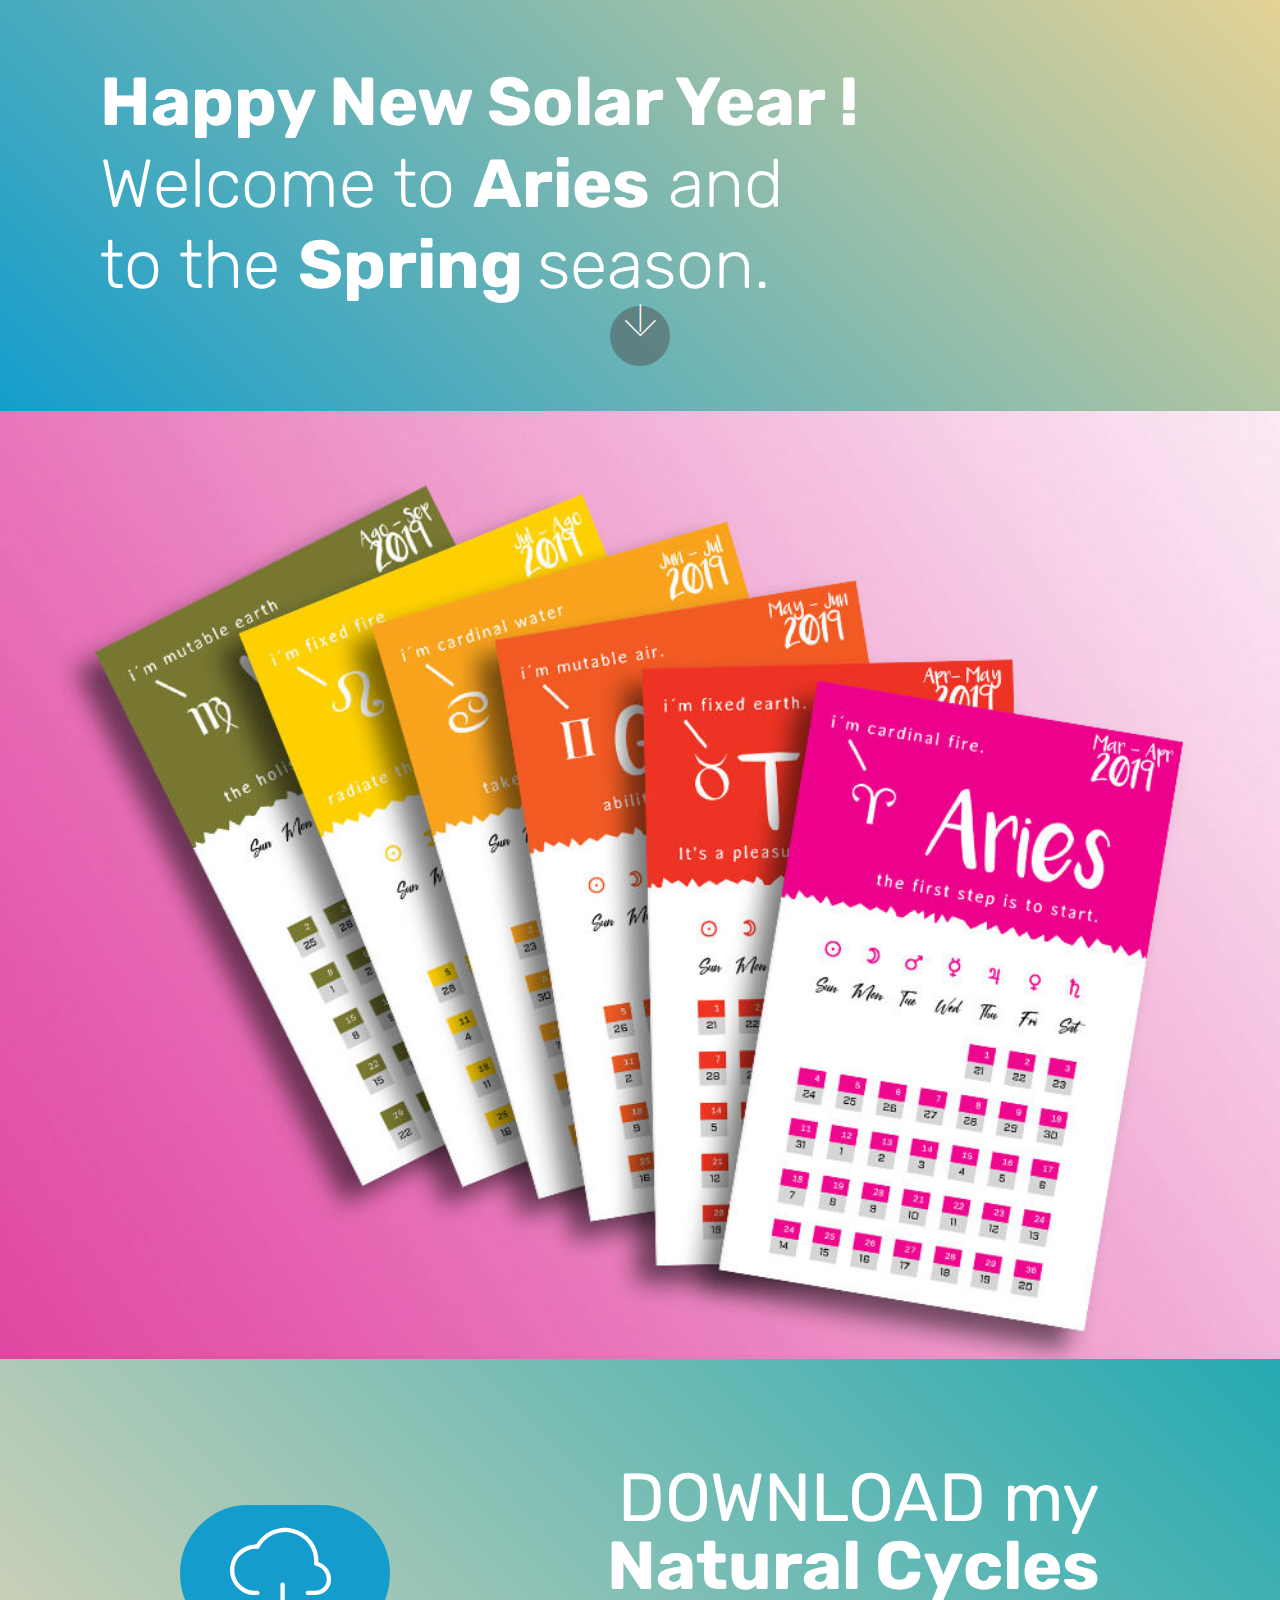
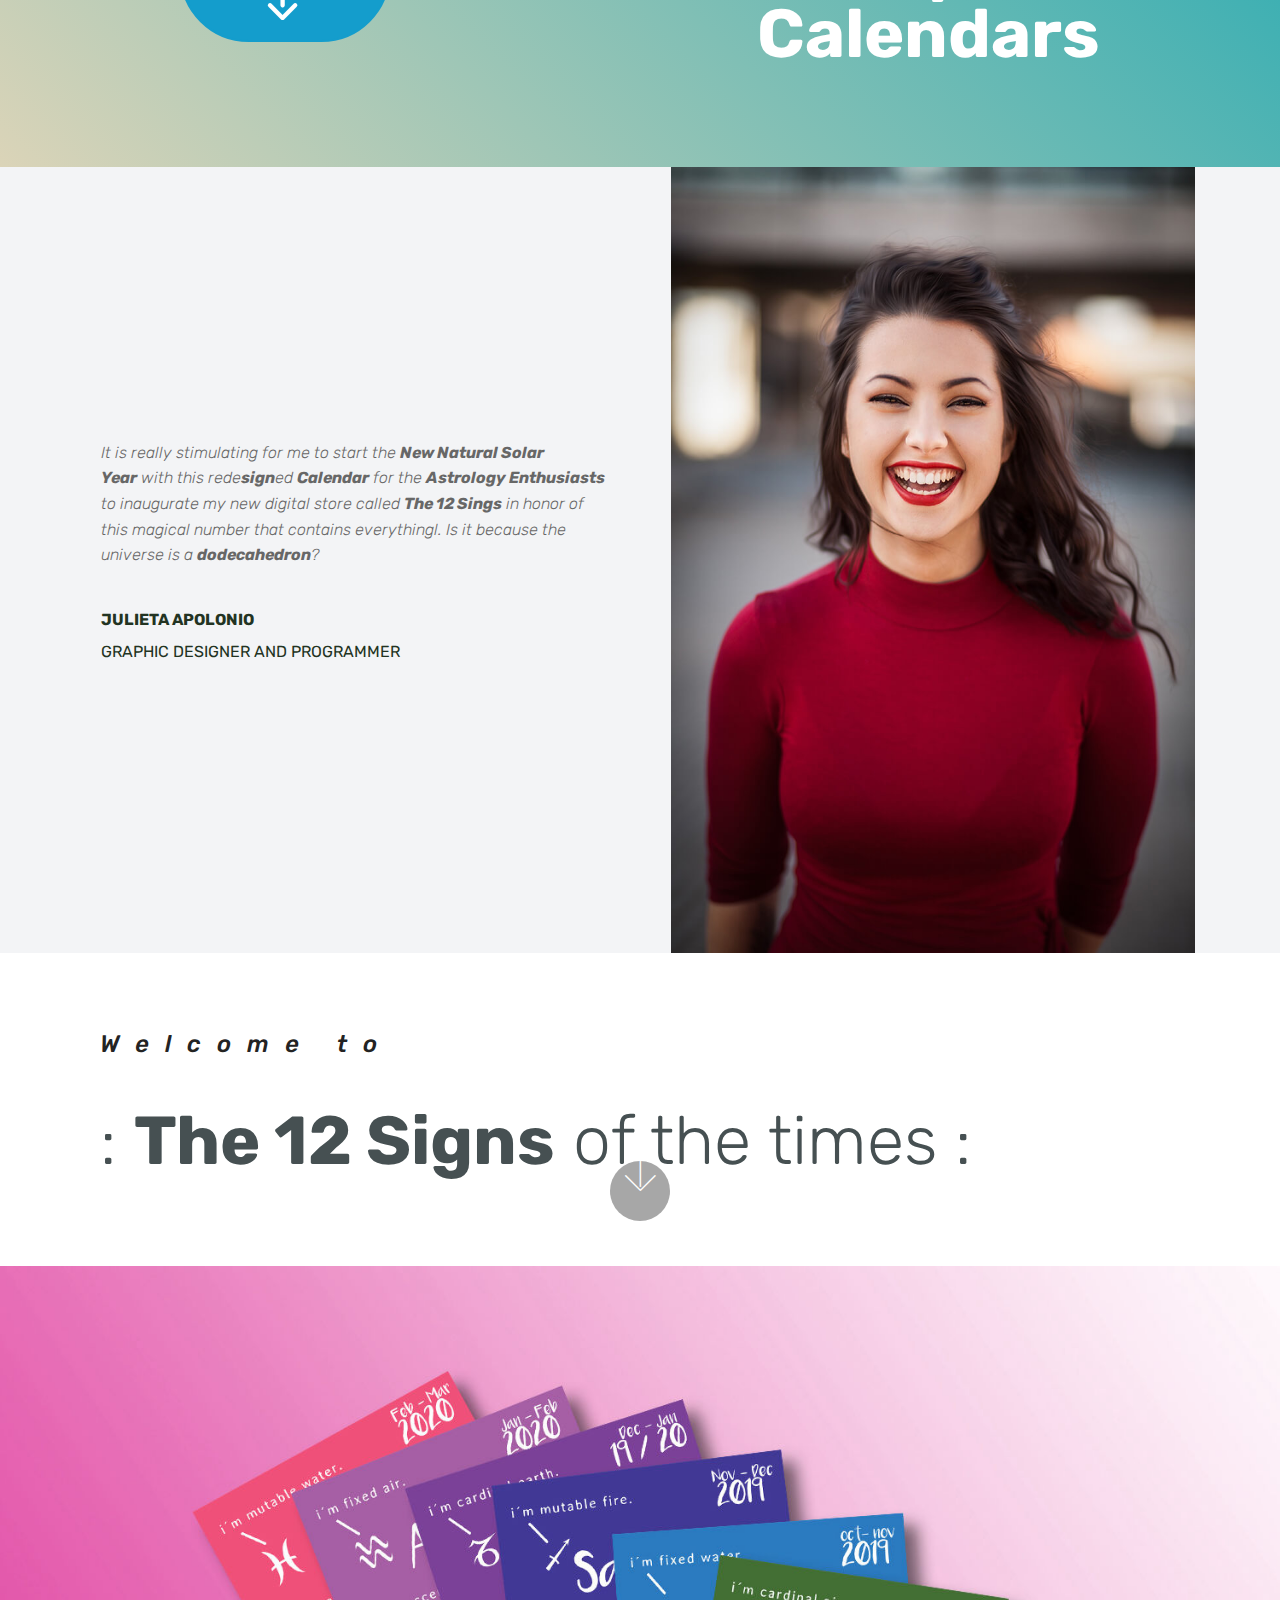
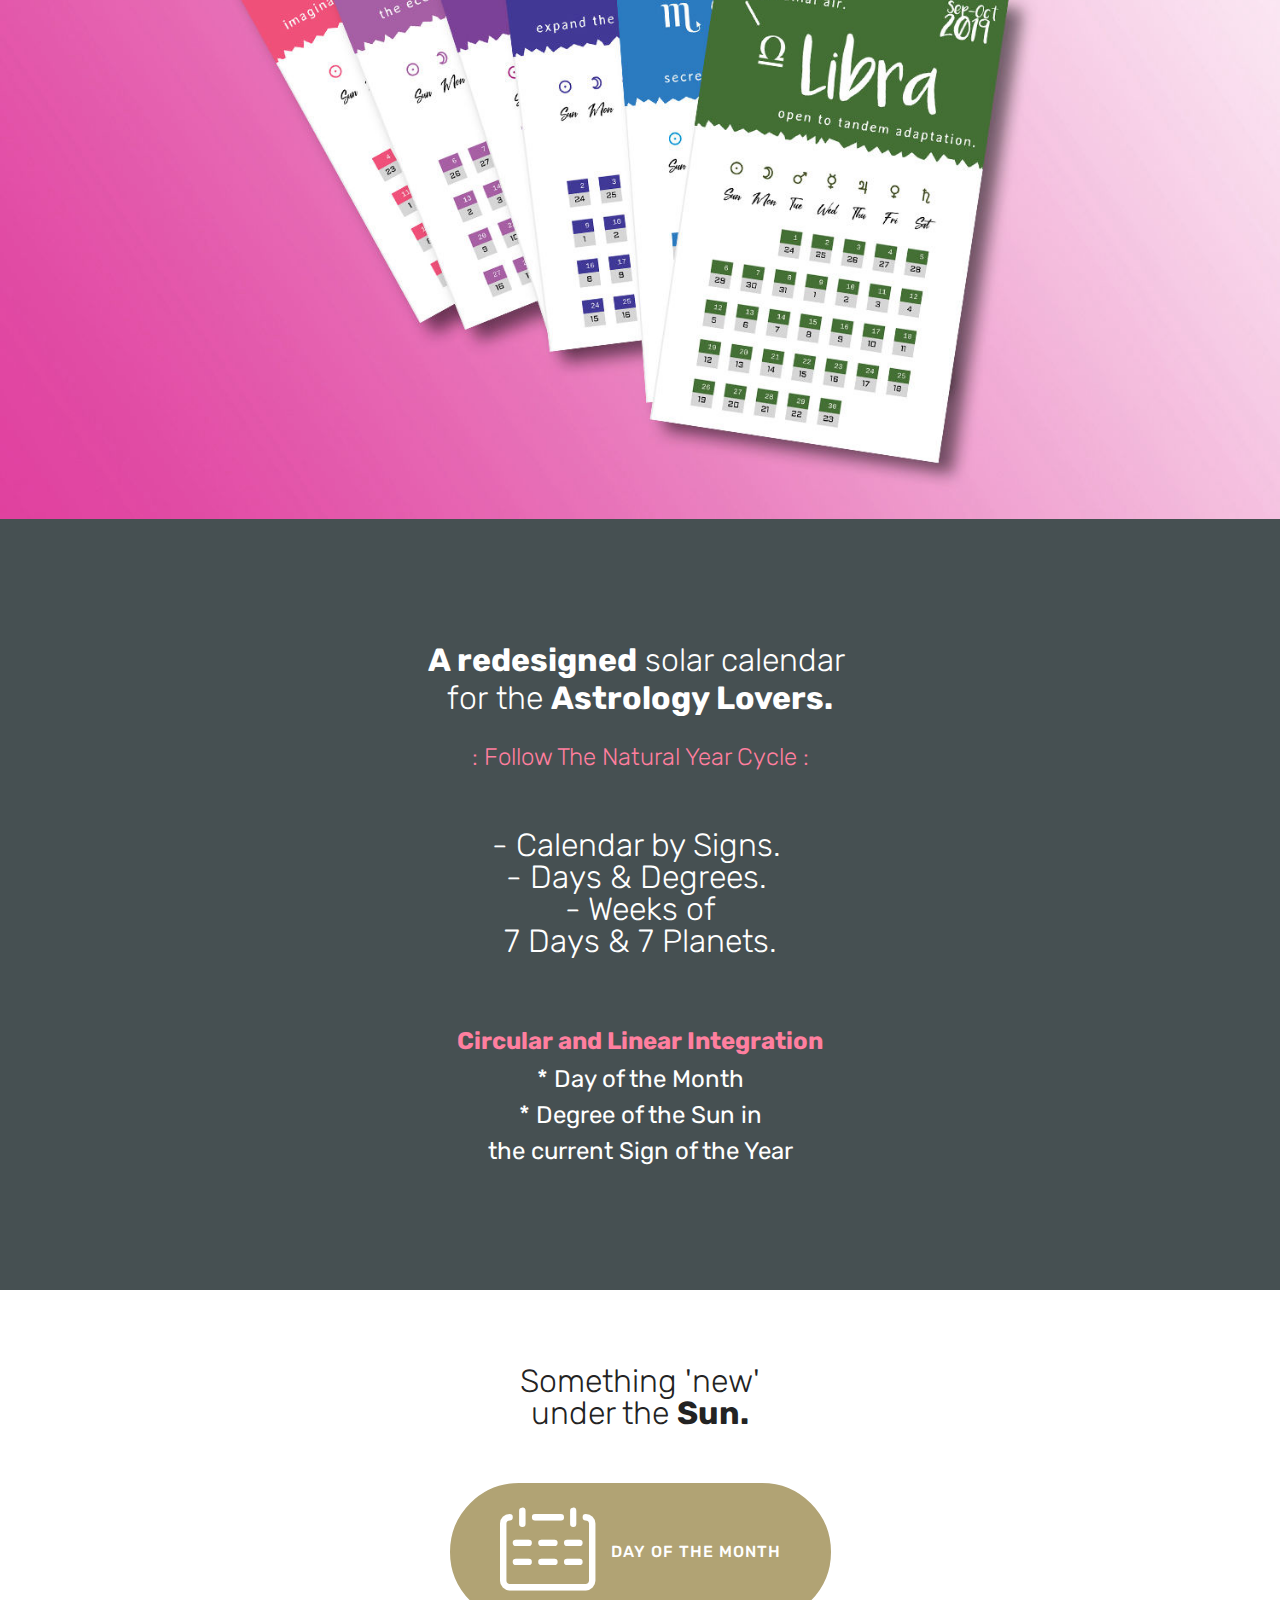
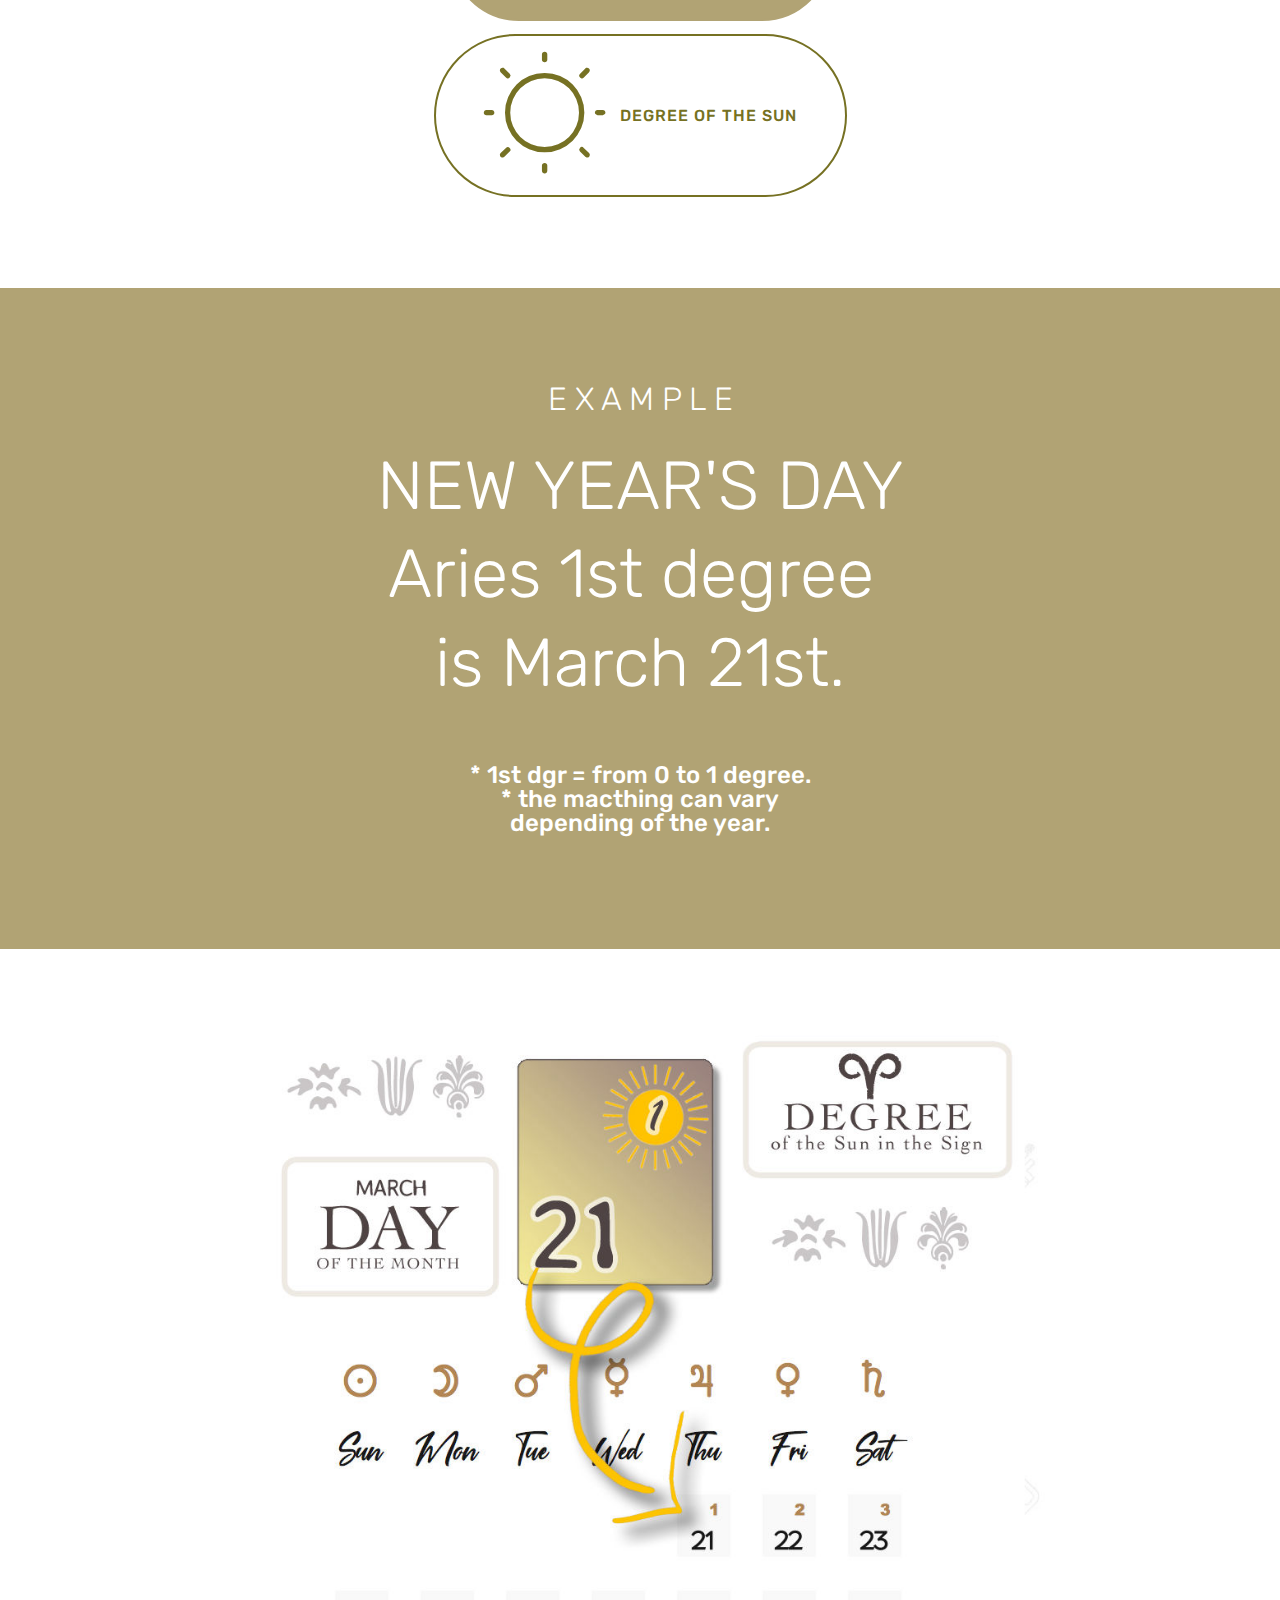
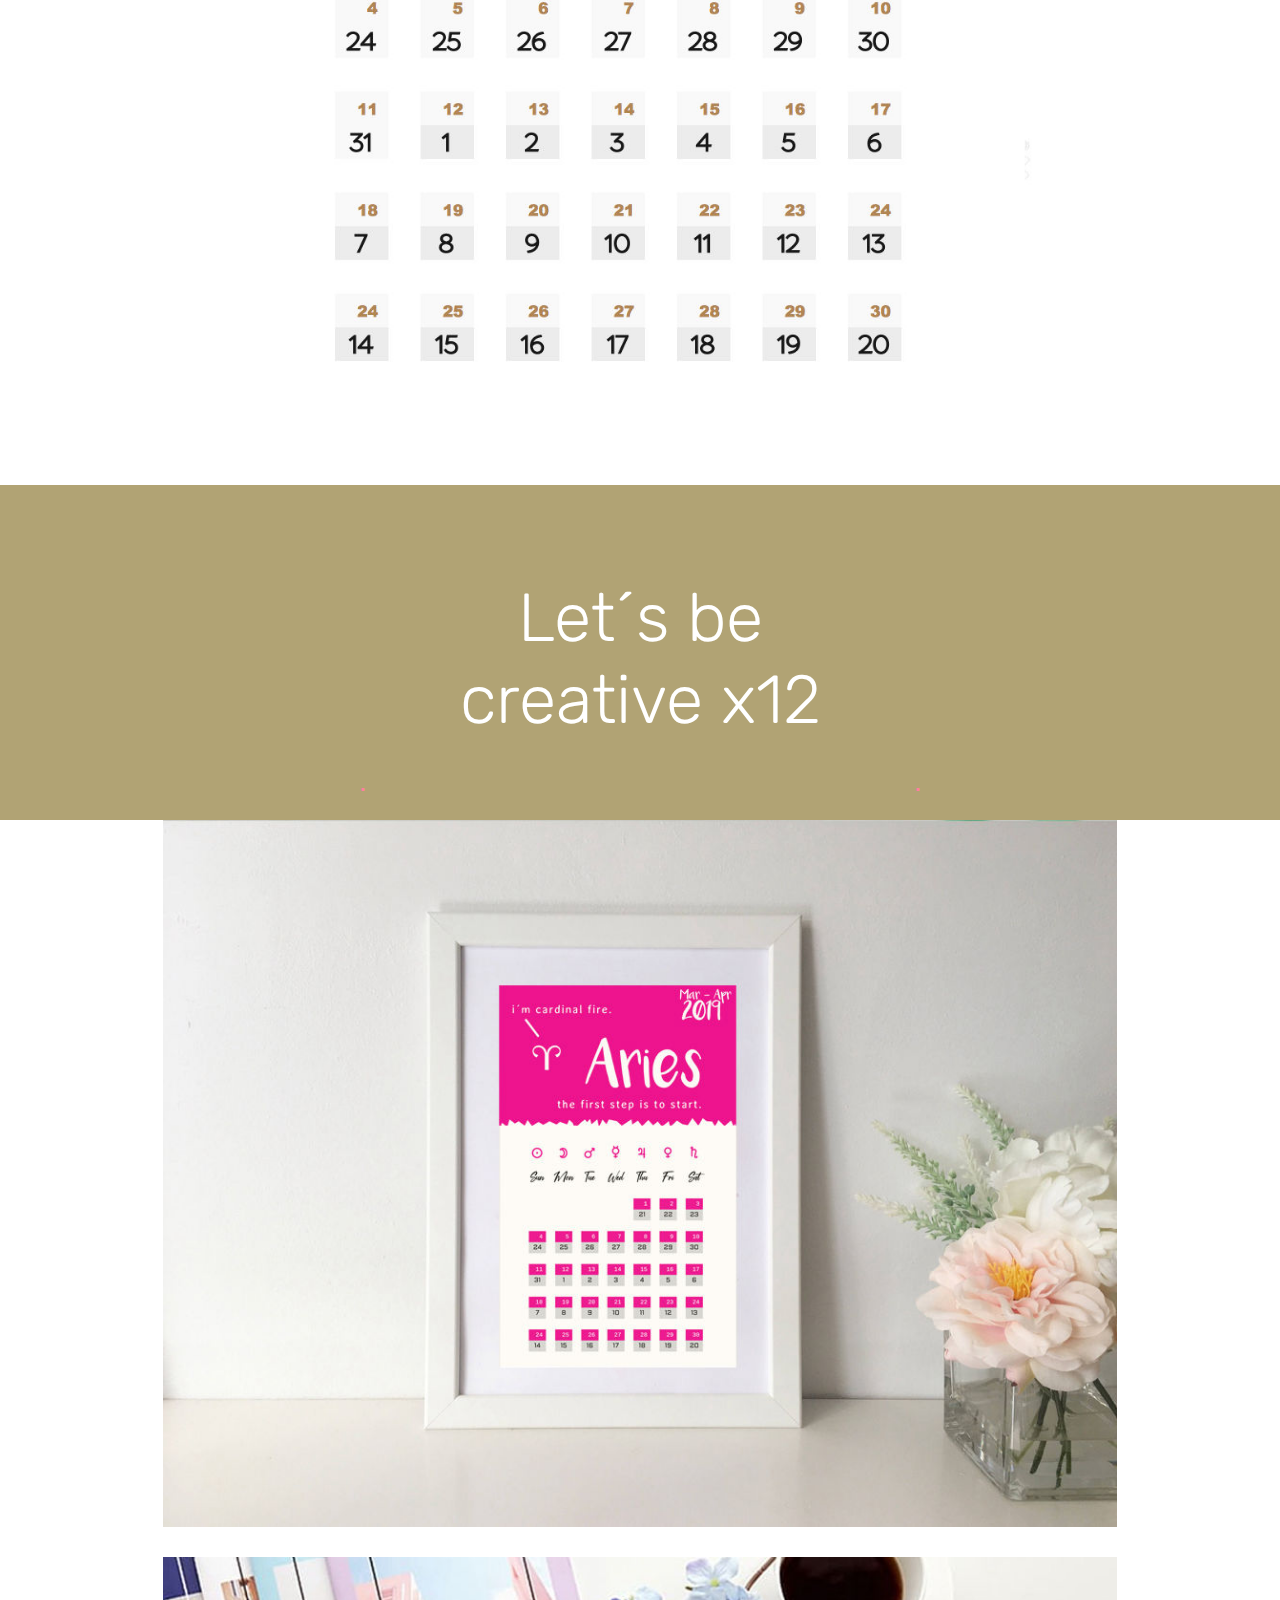
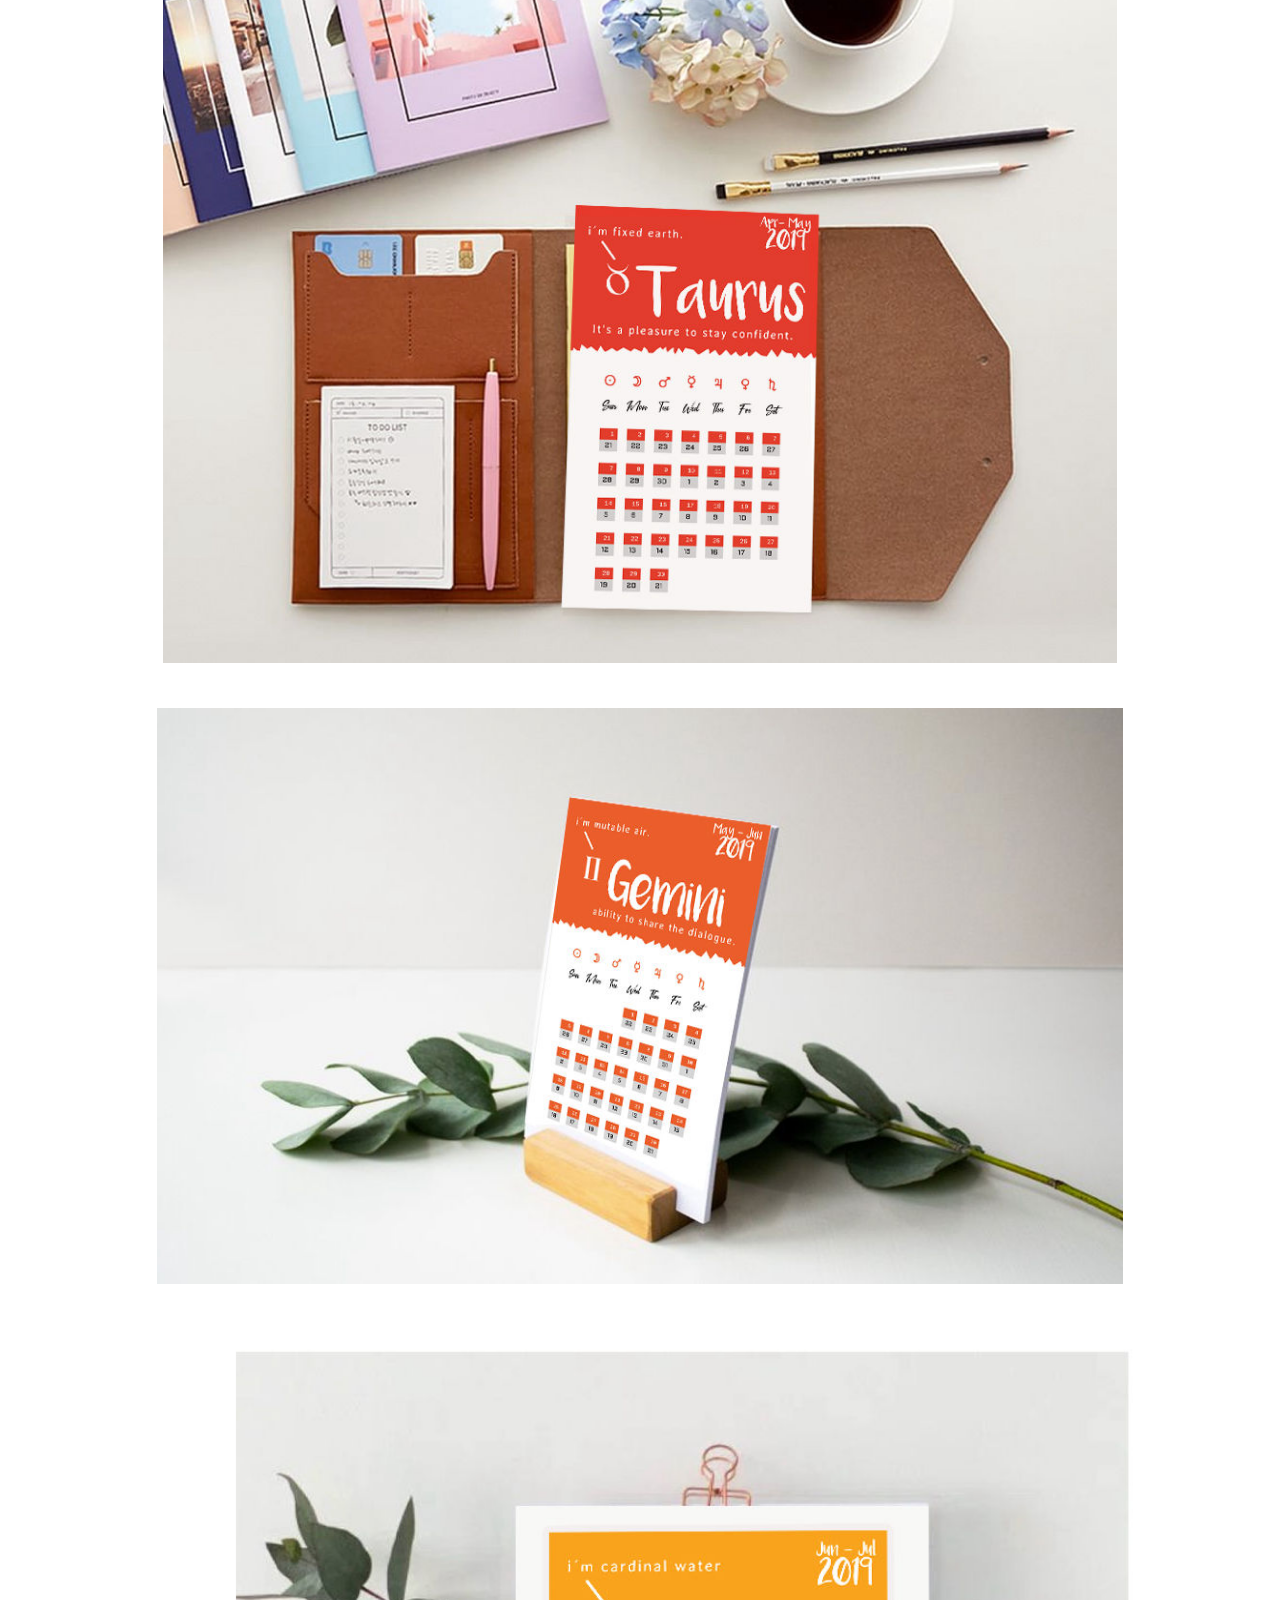
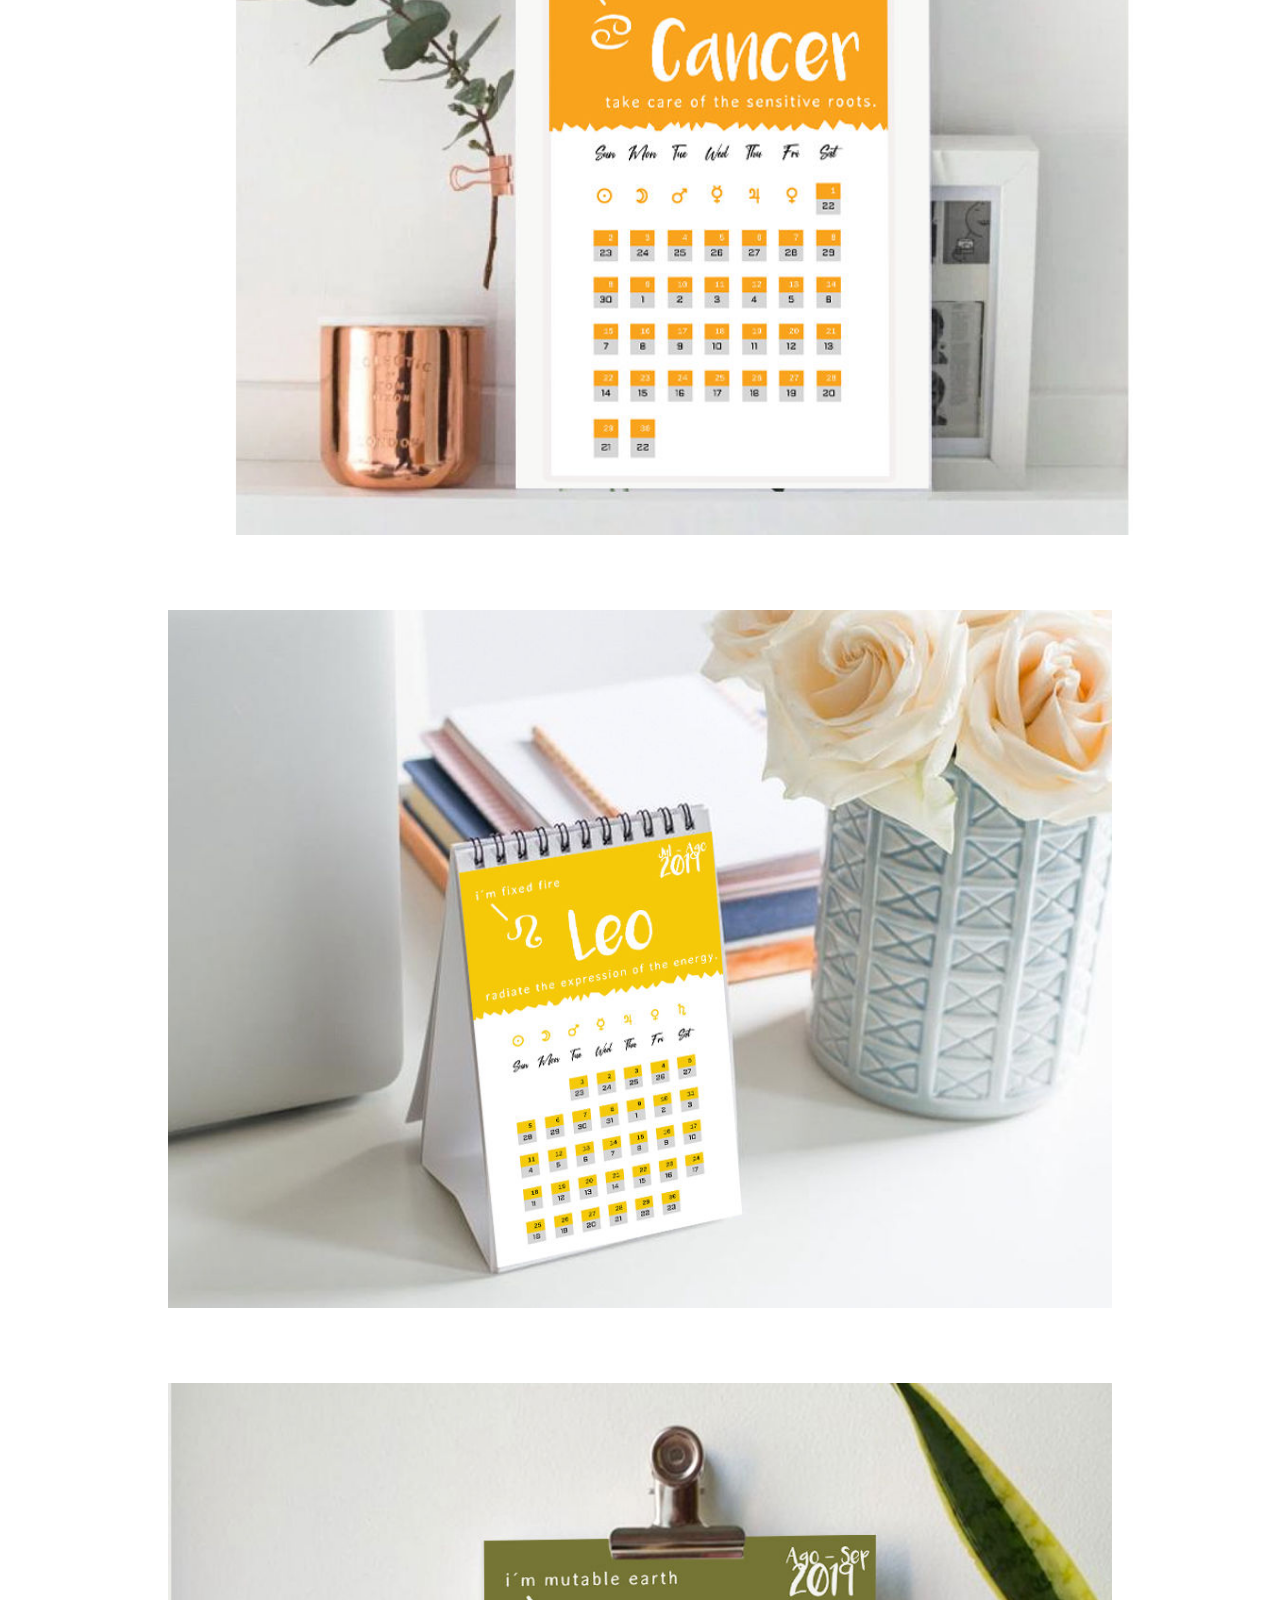
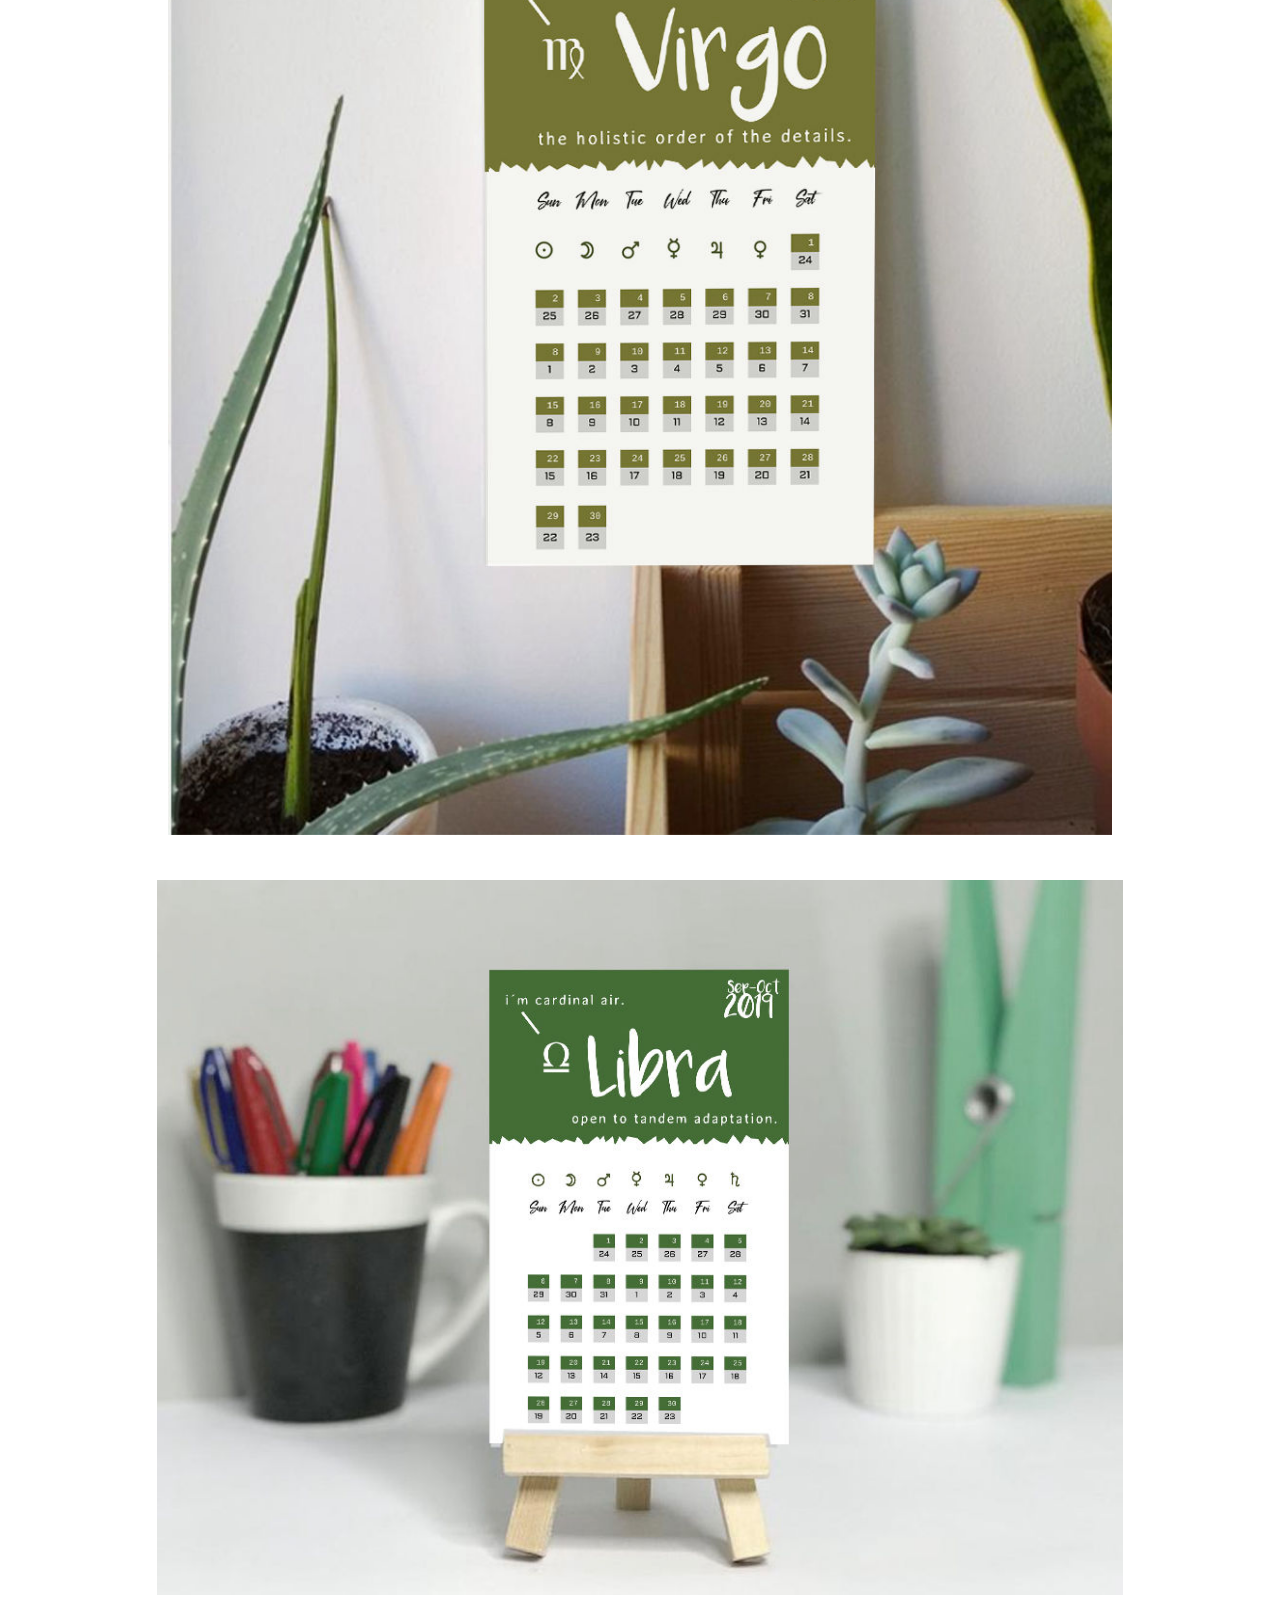
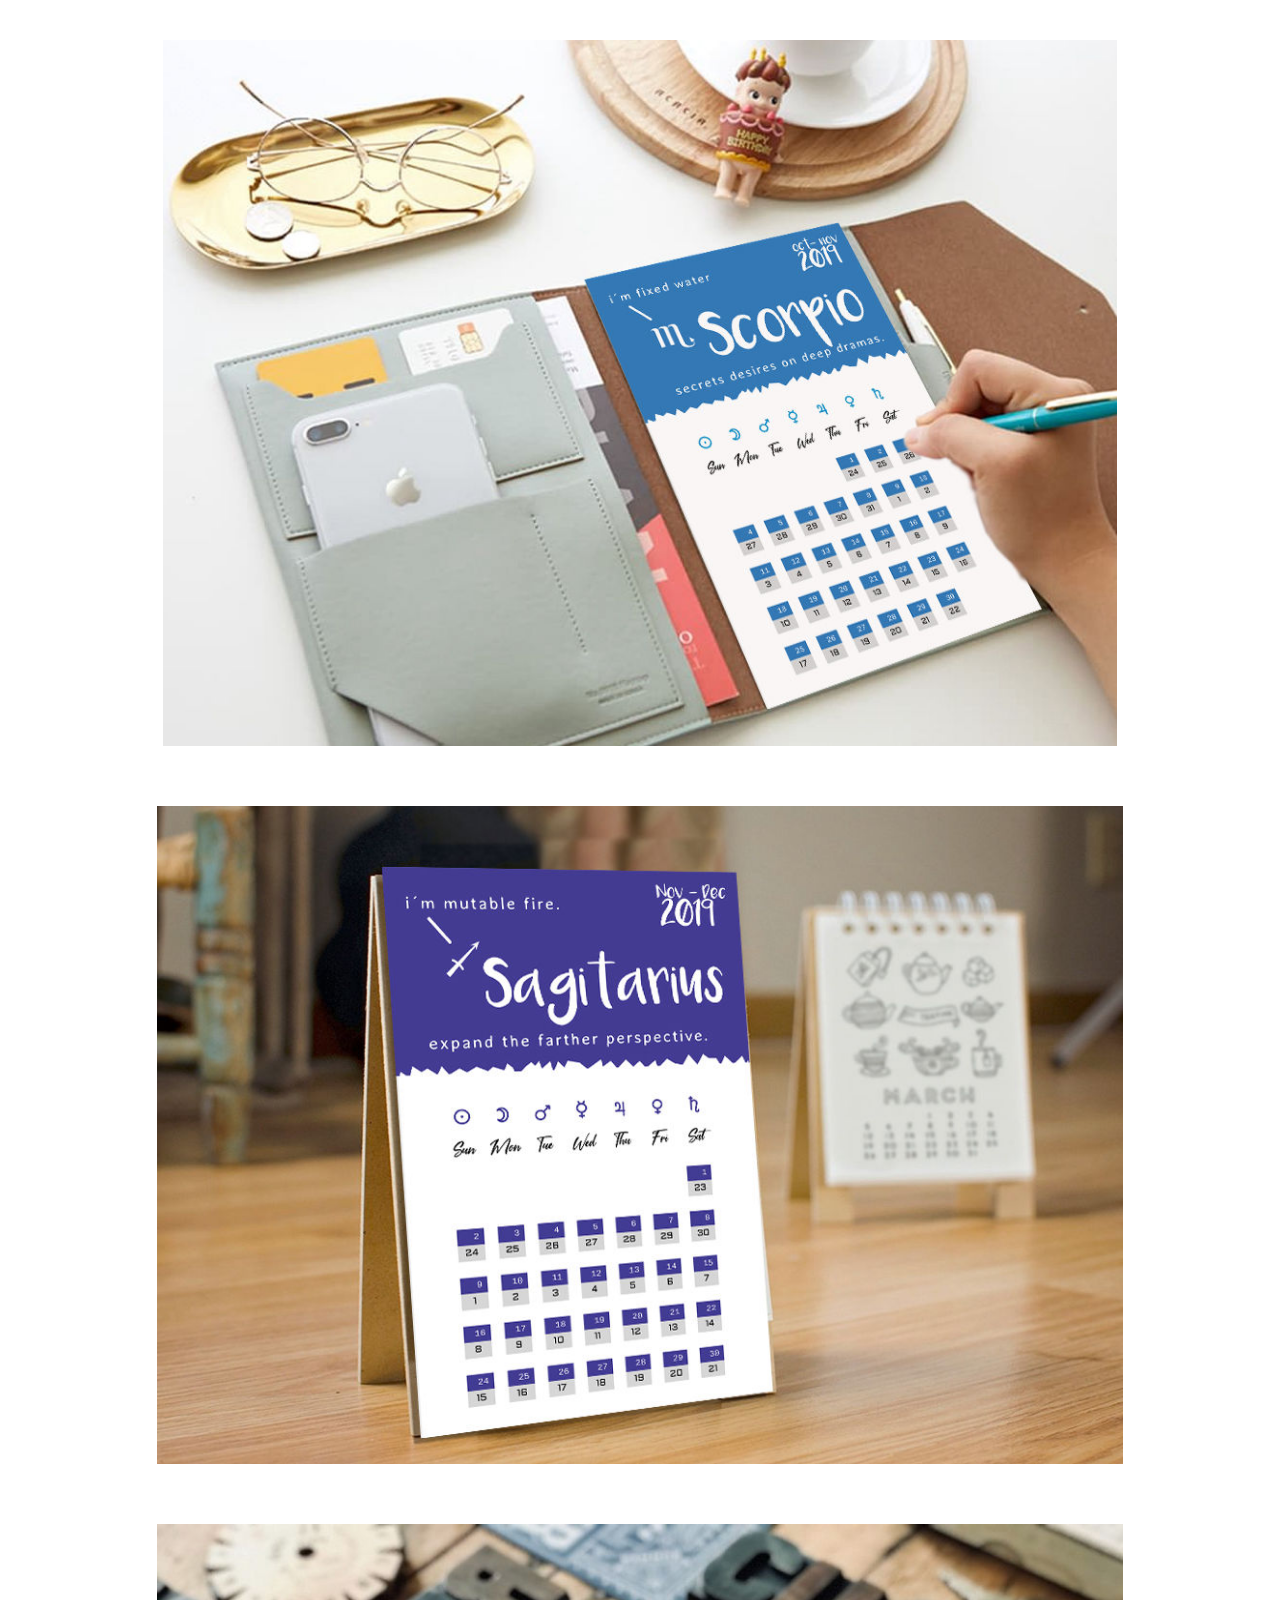
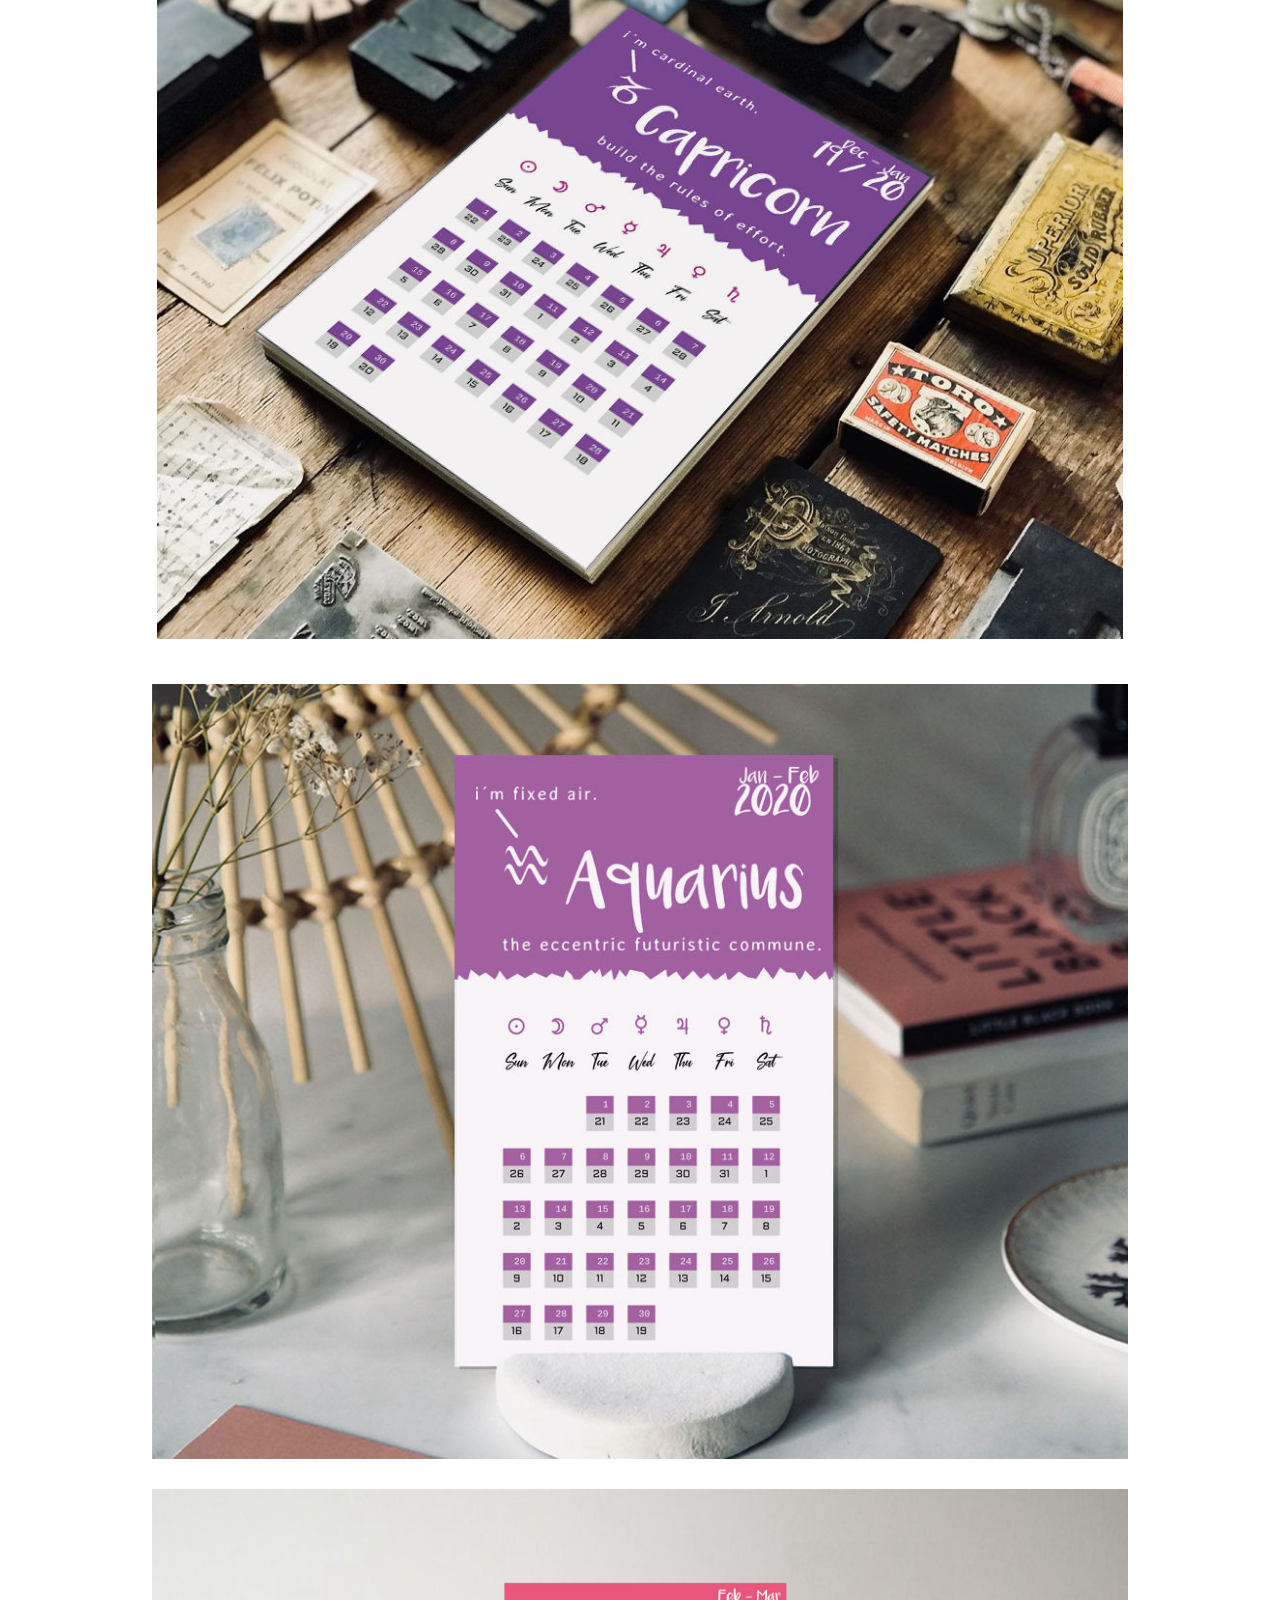
<file: A.html>
<!DOCTYPE html>
<html  >
<head>
  <!-- Site made with Mobirise Website Builder v4.9.6, https://mobirise.com -->
  <meta charset="UTF-8">
  <meta http-equiv="X-UA-Compatible" content="IE=edge">
  <meta name="generator" content="Mobirise v4.9.6, mobirise.com">
  <meta name="viewport" content="width=device-width, initial-scale=1, minimum-scale=1">
  <link rel="shortcut icon" href="assets/images/favion-128x128.png" type="image/x-icon">
  <meta name="description" content="Calendars">
  
  <title>The 12 Signs: Calendar by signs. 2019/2020</title>
  <link rel="stylesheet" href="assets/web/assets/mobirise-icons2/mobirise2.css">
  <link rel="stylesheet" href="assets/web/assets/mobirise-icons-bold/mobirise-icons-bold.css">
  <link rel="stylesheet" href="assets/web/assets/mobirise-icons/mobirise-icons.css">
  <link rel="stylesheet" href="assets/tether/tether.min.css">
  <link rel="stylesheet" href="assets/bootstrap/css/bootstrap.min.css">
  <link rel="stylesheet" href="assets/bootstrap/css/bootstrap-grid.min.css">
  <link rel="stylesheet" href="assets/bootstrap/css/bootstrap-reboot.min.css">
  <link rel="stylesheet" href="assets/soundcloud-plugin/style.css">
  <link rel="stylesheet" href="assets/theme/css/style.css">
  <link rel="stylesheet" href="assets/mobirise/css/mbr-additional.css" type="text/css">
  
    <!-- Global site tag (gtag.js) - Google Analytics -->
<script async src="https://www.googletagmanager.com/gtag/js?id=UA-136861123-1"></script>
<script>
  window.dataLayer = window.dataLayer || [];
  function gtag(){dataLayer.push(arguments);}
  gtag('js', new Date());

  gtag('config', 'UA-136861123-1');
</script>
  
</head>
<body>
  <section class="header11 cid-rlCSxA87cd" id="header11-y">

    <!-- Block parameters controls (Blue "Gear" panel) -->
    
    <!-- End block parameters -->

    
    <div class="container align-left">
        <div class="media-container-column mbr-white col-md-12">
            
            <h1 class="mbr-section-title py-3 mbr-fonts-style display-1"><strong>Happy New Solar Year ! </strong>&nbsp;<br>Welcome to <strong>Aries</strong> and <br>to the <strong>Spring </strong>season.<br><br>
            </h1>
            
            
        </div>
    </div>

    <div class="mbr-arrow hidden-sm-down" aria-hidden="true">
        <a href="#next">
            <i class="mbri-down mbr-iconfont"></i>
        </a>
    </div>
</section>

<section class="engine"><a href="https://mobirise.info/t">free amp templates</a></section><section class="cid-rlihkduyMI" id="image2-12">

    

    <figure class="mbr-figure">
        <div class="image-block" style="width: 100%;">
            <img src="assets/images/1to6signs-1000x740.jpg" alt="Mobirise" title="">
            
        </div>
    </figure>
</section>

<section class="mbr-section info2 cid-rlCSu0az0H" id="info2-x">

    

    

    <div class="container">
        <div class="row main justify-content-center">
            <div class="media-container-column col-12 col-lg-3 col-md-4">
                <div class="mbr-section-btn align-left py-4"><a class="btn btn-primary display-4" href="https://mobirise.co"><span class="mbri-download mbr-iconfont mbr-iconfont-btn" style="font-size: 101px;"></span>
                    </a></div>
            </div>
            <div class="media-container-column title col-12 col-lg-7 col-md-6">
                <h2 class="align-right mbr-bold mbr-white pb-3 mbr-fonts-style display-1">&nbsp;<span style="font-weight: normal;">DOWNLOAD my</span><br>Natural Cycles Calendars</h2>
                
            </div>
        </div>
    </div>
</section>

<section class="testimonials3 cid-rlCSpUGlUg" id="testimonials3-w">

    

    

    <div class="container">
        <div class="media-container-row">
            <div class="media-content px-3 align-self-center mbr-white py-2">
                <p class="mbr-text testimonial-text mbr-fonts-style display-7">
                   It is really stimulating for me to start the <strong>New Natural Solar Year</strong>&nbsp;with this rede<strong>sign</strong>ed <strong>Calendar</strong>&nbsp;for the <strong>Astrology Enthusiasts</strong> to inaugurate my new digital store called <strong>The 12 Sings</strong> in honor of this magical number that contains everythingl. Is it because the universe is a <strong>dodecahedron</strong>?
                </p>
                <p class="mbr-author-name pt-4 mb-2 mbr-fonts-style display-7">
                   JULIETA APOLONIO</p>
                <p class="mbr-author-desc mbr-fonts-style display-7">
                   GRAPHIC DESIGNER AND PROGRAMMER</p>
            </div>

            <div class="mbr-figure pl-lg-5" style="width: 105%;">
              <img src="assets/images/face2.jpg">
            </div>
        </div>
    </div>
</section>

<section class="header11 cid-rlf7EBHOyd" id="header11-5">

    <!-- Block parameters controls (Blue "Gear" panel) -->
    
    <!-- End block parameters -->

    
    <div class="container align-left">
        <div class="media-container-column mbr-white col-md-12">
            <h3 class="mbr-section-subtitle py-3 mbr-fonts-style display-5">Welcome to</h3>
            <h1 class="mbr-section-title py-3 mbr-fonts-style display-1">: <strong>The 12 Signs</strong> of the times :<br>
            </h1>
            
            
        </div>
    </div>

    <div class="mbr-arrow hidden-sm-down" aria-hidden="true">
        <a href="#next">
            <i class="mbri-down mbr-iconfont"></i>
        </a>
    </div>
</section>

<section class="cid-rllp5ROWp1" id="image2-1d">

    

    <figure class="mbr-figure">
        <div class="image-block" style="width: 100%;">
            <img src="assets/images/lbra-to-pisces-1500x1000.jpg" alt="Mobirise" title="">
            
        </div>
    </figure>
</section>

<section class="counters6 counters cid-rlCSkja0w0" id="counters6-v">

    

    

    <div class="container pt-4 mt-2">
        <h2 class="mbr-section-title pb-3 align-center mbr-fonts-style display-2"><strong>A redesigned</strong>&nbsp;solar calendar&nbsp;<br>for&nbsp;the <strong>Astrology Lovers.</strong></h2>
        <h3 class="mbr-section-subtitle pb-5 align-center mbr-fonts-style display-5">: Follow The Natural Year Cycle :</h3>
        <div>
                <div class="cards-container">
                    <div class="card col-12 col-md-6 last-child">
                        <div class="panel-item align-center">
                            <div class="card-img pb-3">
                                <h3 class="img-text mbr-fonts-style display-2">- Calendar by Signs.&nbsp;<br>- Days &amp; Degrees.&nbsp;<br>- Weeks of <br>7 Days &amp; 7 Planets.</h3>
                            </div>
                            <div class="card-text">
                                <h4 class="mbr-content-title mbr-bold mbr-fonts-style display-5"><br><br>Circular and Linear Integration</h4>
                                <p class="mbr-content-text mbr-fonts-style display-5">* Day of the Month<br>*&nbsp;Degree of the Sun in <br>the current Sign of the Year</p>
                            </div>
                        </div>
                    </div>
                    
                    
                    
                </div>
            </div>
    </div>
</section>

<section class="mbr-section content4 cid-rllhN16feO" id="content4-1b">

    

    <div class="container">
        <div class="media-container-row">
            <div class="title col-12 col-md-8">
                <h2 class="align-center pb-3 mbr-fonts-style display-2">
                    Something 'new' <br>under the <strong>Sun.</strong></h2>
                
                <div class="mbr-section-btn align-center py-4"><a class="btn btn-danger display-4" href="https://mobirise.co"><span class="mbrib-calendar mbr-iconfont mbr-iconfont-btn" style="font-size: 102px;"></span>DAY OF THE MONTH</a>
                    <a class="btn btn-success-outline display-4" href="https://mobirise.co"><span class="mbri-sun mbr-iconfont mbr-iconfont-btn" style="font-size: 127px;"></span>DEGREE OF THE SUN</a></div>
            </div>
        </div>
    </div>
</section>

<section class="counters6 counters cid-rlCSguavwK" id="counters6-u">

    

    

    <div class="container pt-4 mt-2">
        <h2 class="mbr-section-title pb-3 align-center mbr-fonts-style display-2">E X A M P L E<br></h2>
        <h3 class="mbr-section-subtitle pb-5 align-center mbr-fonts-style display-1">NEW YEAR'S DAY<br><div>Aries 1st degree&nbsp;<br><span style="font-size: 4.25rem;">is&nbsp;</span><span style="font-size: 4.25rem;">March 21st.</span></div></h3>
        <div>
                <div class="cards-container">
                    <div class="card col-12 col-md-6 last-child">
                        <div class="panel-item align-center">
                            <div class="card-img pb-3">
                                <h3 class="img-text mbr-fonts-style display-5">* 1st dgr = from 0 to 1 degree.<br>* the macthing can vary <br>depending of the year.</h3>
                            </div>
                            <div class="card-text">
                                
                                
                            </div>
                        </div>
                    </div>
                    
                    
                    
                </div>
            </div>
    </div>
</section>

<section class="cid-rloCMpbqAB" id="image2-1p">

    

    <figure class="mbr-figure container">
        <div class="image-block" style="width: 74%;">
            <img src="assets/images/ejemplo2-1000x1237.jpg" alt="Mobirise" title="">
            
        </div>
    </figure>
</section>

<section class="counters6 counters cid-rliBAtyHmk" id="counters6-16">

    

    

    <div class="container pt-4 mt-2">
        <h2 class="mbr-section-title pb-3 align-center mbr-fonts-style display-1">Let´s be <br>creative x12</h2>
        
        <div>
                <div class="cards-container">
                    <div class="card col-12 col-md-6">
                        <div class="panel-item align-center">
                            <div class="card-img pb-3">
                                <h3 class="img-text mbr-fonts-style display-2">.</h3>
                            </div>
                            <div class="card-text">
                                
                                
                            </div>
                        </div>
                    </div>
                    <div class="card col-12 col-md-6 last-child">
                        <div class="panel-item align-center">
                            <div class="card-img pb-3">
                                <h3 class="img-text mbr-fonts-style display-2">.</h3>
                            </div>
                            <div class="card-text">
                                
                                
                            </div>
                        </div>
                    </div>
                    
                    
                </div>
            </div>
    </div>
</section>

<section class="cid-rlnQXptokn" id="image2-1k">

    

    <figure class="mbr-figure container">
        <div class="image-block" style="width: 86%;">
            <img src="assets/images/aries-1000x740.jpg" alt="Mobirise" title="">
            
        </div>
    </figure>
</section>

<section class="cid-rluubLMBik" id="image2-2s">

    

    <figure class="mbr-figure container">
        <div class="image-block" style="width: 86%;">
            <img src="assets/images/taurus-2-1000x740.jpg" alt="Mobirise" title="">
            
        </div>
    </figure>
</section>

<section class="cid-rllCifAnL5" id="image2-1f">

    

    <figure class="mbr-figure container">
        <div class="image-block" style="width: 87%;">
            <img src="assets/images/gemini-1000x596.jpg" alt="Mobirise" title="">
            
        </div>
    </figure>
</section>

<section class="cid-rlo21QzT7N" id="image2-1m">

    

    <figure class="mbr-figure container">
        <div class="image-block" style="width: 100%;">
            <img src="assets/images/cancer-1000x740.jpg" alt="Mobirise" title="">
            
        </div>
    </figure>
</section>

<section class="cid-rllQUUSLgu" id="image2-1i">

    

    <figure class="mbr-figure container">
        <div class="image-block" style="width: 85%;">
            <img src="assets/images/leo-1000x740.jpg" alt="Mobirise" title="">
            
        </div>
    </figure>
</section>

<section class="cid-rlo4szwBeb" id="image2-1n">

    

    <figure class="mbr-figure container">
        <div class="image-block" style="width: 85%;">
            <img src="assets/images/virgo2-1000x1115.jpg" alt="Mobirise" title="">
            
        </div>
    </figure>
</section>

<section class="cid-rllM9INDfu" id="image2-1h">

    

    <figure class="mbr-figure container">
        <div class="image-block" style="width: 87%;">
            <img src="assets/images/libra-1000x740.jpg" alt="Mobirise" title="">
            
        </div>
    </figure>
</section>

<section class="cid-rluuG8AUpc" id="image2-2t">

    

    <figure class="mbr-figure container">
        <div class="image-block" style="width: 86%;">
            <img src="assets/images/scorpio2-1-1000x740.jpg" alt="Mobirise" title="">
            
        </div>
    </figure>
</section>

<section class="cid-rlodS3ZPYr" id="image2-1o">

    

    <figure class="mbr-figure container">
        <div class="image-block" style="width: 87%;">
            <img src="assets/images/sagitarius-1000x681.jpg" alt="Mobirise" title="">
            
        </div>
    </figure>
</section>

<section class="cid-rluuVI8gMO" id="image2-2u">

    

    <figure class="mbr-figure container">
        <div class="image-block" style="width: 87%;">
            <img src="assets/images/capricorn-1-1000x740.jpg" alt="Mobirise" title="">
            
        </div>
    </figure>
</section>

<section class="cid-rlnUvrJeiv" id="image2-1l">

    

    <figure class="mbr-figure container">
        <div class="image-block" style="width: 88%;">
            <img src="assets/images/aquarius-1000x794.jpg" alt="Mobirise" title="">
            
        </div>
    </figure>
</section>

<section class="cid-rllF7ILVNA" id="image2-1g">

    

    <figure class="mbr-figure container">
        <div class="image-block" style="width: 88%;">
            <img src="assets/images/pisces-1000x751.jpg" alt="Mobirise" title="">
            
        </div>
    </figure>
</section>

<section class="mbr-section content4 cid-rlr6g8Ut3o" id="content4-1x">

    

    <div class="container">
        <div class="media-container-row">
            <div class="title col-12 col-md-8">
                <h2 class="align-center pb-3 mbr-fonts-style display-2">This is a <strong>Digital Product</strong>.&nbsp;<br>DIY:&nbsp;Use your creativity<br><br></h2>
                <h3 class="mbr-section-subtitle align-center mbr-light mbr-fonts-style display-5">Download and print this calendar with&nbsp;<br>your home printer or local provider.</h3>
                
            </div>
        </div>
    </div>
</section>

<section class="cid-rlrFoOJRIU" id="image2-2a">

    

    <figure class="mbr-figure container">
        <div class="image-block" style="width: 94%;">
            <img src="assets/images/printing1-1-1000x553.jpg" alt="Mobirise" title="">
            
        </div>
    </figure>
</section>

<section class="cid-rlrEyWW2qz" id="image2-28">

    

    <figure class="mbr-figure container">
        <div class="image-block" style="width: 74%;">
            <img src="assets/images/goldenmean4-1000x673.jpg" alt="Mobirise" title="">
            
        </div>
    </figure>
</section>

<section class="mbr-section article content11 cid-rlr8kDvy26" id="content11-1y">
     

    <div class="container">
        <div class="media-container-row">
            <div class="mbr-text counter-container col-12 col-md-8 mbr-fonts-style display-7">
                <ol>
                    <li><strong>FORMAT FILES</strong>&nbsp;<br>- The desings are in PDF and JPEG files. &nbsp;12 sheets A4: 21 cm x 29,7 cm&nbsp;<br></li><li><strong>HOME PRINTING </strong><span style="font-size: 1rem;">&nbsp;<br>- Calibrate your printer, choose the type of paper (grammage and color) and print the files in different versions.</span><br></li><li><strong>UNIQUE STYLES</strong><span style="font-size: 1rem;"> <br>- You can directly print them or use in your own desings.&nbsp;</span></li>
                </ol>
            </div>
        </div>
    </div>
</section>

<section class="mbr-section content4 cid-rlDm7gMfmu" id="content4-z">

    

    <div class="container">
        <div class="media-container-row">
            <div class="title col-12 col-md-8">
                <h2 class="align-center pb-3 mbr-fonts-style display-2">How can I <strong>Download</strong>&nbsp;<br>this calendar?<br><br></h2>
                <h3 class="mbr-section-subtitle align-center mbr-light mbr-fonts-style display-5">☆ Receive a link to my Cloud in your email.<br>☆ Download &amp; Print.</h3>
                
            </div>
        </div>
    </div>
</section>

<section class="cid-rlrEURJJEy" id="image2-29">

    

    <figure class="mbr-figure container">
        <div class="image-block" style="width: 71%;">
            <img src="assets/images/printview-1000x817.jpg" alt="Mobirise" title="">
            
        </div>
    </figure>
</section>

<section class="features9 cid-rlfFu2HFLF" id="features9-n">

    

    
    <div class="container">
        <div class="row justify-content-center">
            <div class="card p-3 col-12 col-md-6">
                <div class="media-container-row">
                    <div class="card-img pr-2">
                        <span class="mbr-iconfont mobi-mbri-calendar mobi-mbri" style="font-size: 90px;"></span>
                    </div>
                    <div class="card-box">
                        <h4 class="card-title py-3 mbr-fonts-style display-7">NORMAL OR 'ROMAN' CALENDAR</h4>
                        <p class="mbr-text mbr-fonts-style display-7">
                           It includes all the information of a normal calendar based on the Roman calendar, Year, Months and Days, but sorted from the point of view of an Astrology Lover.</p>
                    </div>
                </div>
            </div>

            <div class="card p-3 col-12 col-md-6">
                <div class="media-container-row">
                    <div class="card-img pr-2">
                        <span class="mbr-iconfont mbri-sun2" style="font-size: 100px;"></span>
                    </div>
                    <div class="card-box">
                        <h4 class="card-title py-3 mbr-fonts-style display-7">
                            NATURAL AND CIRCULAR CALENDAR</h4>
                        <p class="mbr-text mbr-fonts-style display-7">
                           Actually the normal calendar is based on ancient calendars. This redesign returns to the origin designed by the wise ancient people more in contact with the natural cycles.
                        </p>
                    </div>
                </div>
            </div>

            

            
        </div>
    </div>
</section>

<section class="features9 cid-rlfHGEivgm" id="features9-p">

    

    
    <div class="container">
        <div class="row justify-content-center">
            <div class="card p-3 col-12 col-md-6">
                <div class="media-container-row">
                    <div class="card-img pr-2">
                        <span class="mbr-iconfont mbri-setting" style="font-size: 100px;"></span>
                    </div>
                    <div class="card-box">
                        <h4 class="card-title py-3 mbr-fonts-style display-7">365 / 366 DAYS</h4>
                        <p class="mbr-text mbr-fonts-style display-7">
                           The uncomfortable leap year aimed at synchronizing the daily rotation period of 24 hours with the duration of the annual solar cycle.
                        </p>
                    </div>
                </div>
            </div>

            <div class="card p-3 col-12 col-md-6">
                <div class="media-container-row">
                    <div class="card-img pr-2">
                        <span class="mbr-iconfont mbri-update" style="font-size: 100px;"></span>
                    </div>
                    <div class="card-box">
                        <h4 class="card-title py-3 mbr-fonts-style display-7">
                            360 DEGREES</h4>
                        <p class="mbr-text mbr-fonts-style display-7">
                           360 degrees means a complete revolution, a solar cycle in the ecliptic. The 360/365 ratio is the phase difference between the cycles of the earth and the solar cycle, which indicates that each day the Sun "moves" approximately 1 degree.
                        </p>
                    </div>
                </div>
            </div>

            

            
        </div>
    </div>
</section>

<section class="features9 cid-rlfIpCY8O5" id="features9-q">

    

    
    <div class="container">
        <div class="row justify-content-center">
            <div class="card p-3 col-12 col-md-6">
                <div class="media-container-row">
                    <div class="card-img pr-2">
                        <span class="mbr-iconfont mbri-edit" style="font-size: 100px;"></span>
                    </div>
                    <div class="card-box">
                        <h4 class="card-title py-3 mbr-fonts-style display-7">12 MONTHS</h4>
                        <p class="mbr-text mbr-fonts-style display-7">
                           January - February - March<br>April - May - June<br>July - Agust - September<br>October - November - December</p>
                    </div>
                </div>
            </div>

            <div class="card p-3 col-12 col-md-6">
                <div class="media-container-row">
                    <div class="card-img pr-2">
                        <span class="mbr-iconfont mbri-star" style="font-size: 100px;"></span>
                    </div>
                    <div class="card-box">
                        <h4 class="card-title py-3 mbr-fonts-style display-7">
                            12 SINGS</h4>
                        <p class="mbr-text mbr-fonts-style display-7">
                           Aries -&nbsp;Taurus -&nbsp;Gemini <br>Cancer - Leo - Virgo<br>Libra - Scorpio - Sagitarius<br>Capricorn - Aquarius - Pisces</p>
                    </div>
                </div>
            </div>

            

            
        </div>
    </div>
</section>

<section class="features9 cid-rlfLF8alty" id="features9-r">

    

    
    <div class="container">
        <div class="row justify-content-center">
            <div class="card p-3 col-12 col-md-6">
                <div class="media-container-row">
                    <div class="card-img pr-2">
                        <span class="mbr-iconfont mbri-clock" style="font-size: 100px;"></span>
                    </div>
                    <div class="card-box">
                        <h4 class="card-title py-3 mbr-fonts-style display-7">7 DAYS OF THE WEEK</h4>
                        <p class="mbr-text mbr-fonts-style display-7">Sunday, Monday, Tuesday,&nbsp;<br>Wednesday, Thursday, Friday, Saturday.</p>
                    </div>
                </div>
            </div>

            <div class="card p-3 col-12 col-md-6">
                <div class="media-container-row">
                    <div class="card-img pr-2">
                        <span class="mbr-iconfont mbri-globe-2" style="font-size: 100px;"></span>
                    </div>
                    <div class="card-box">
                        <h4 class="card-title py-3 mbr-fonts-style display-7">7 PLANETS OF THE WEEK</h4>
                        <p class="mbr-text mbr-fonts-style display-7">
                           Sun, Moon, Mars, Mercury,&nbsp;<br>Jupiter, Venus, Saturn.&nbsp;</p>
                    </div>
                </div>
            </div>

            

            
        </div>
    </div>
</section>
  
  
  <table style="border-collapse: collapse; width: 100%;" border="0">
  <tbody>
    <tr>
      <td style="width: 100%; text-align: center;"><!-- AddToAny BEGIN -->
<div class="a2a_kit a2a_kit_size_32 a2a_default_style" data-a2a-url="http://the12signs.github.io/Calendar_by_signs_ 2019_2020.html" data-a2a-title="Calendar_by_signs_ 2019_2020.">
<a class="a2a_button_facebook"></a>
<a class="a2a_button_twitter"></a>
<a class="a2a_button_linkedin"></a>
<a class="a2a_button_pinterest"></a>
<a class="a2a_button_tumblr"></a>
<a class="a2a_button_telegram"></a>
<a class="a2a_button_whatsapp"></a>
<a class="a2a_button_blogger"></a>
</div>
<script async src="https://static.addtoany.com/menu/page.js"></script>
<!-- AddToAny END --></td>
    </tr>
  </tbody>
</table>
  
 

 

<script type="text/javascript" src="https://form.jotformeu.com/jsform/90806955329366"></script>
  
  
  
  
  <table style="border-collapse: collapse; width: 100%;" border="">
  <tbody>
    <tr style="background-color: #d45959;">
      <td style="width: 45%;"><center><img src="https://the12signs.github.io/assets/images/face2.jpg" alt="" width="400" height="600" /></td></center>
      <td style="width: 55%;"> <script type="text/javascript" src="https://form.jotformeu.com/jsform/90712247277358"></script>
    </tr>
    <tr style="background-color: #45678a;">
       <td style="width: 45%;"><center><img src="https://the12signs.github.io/assets/images/face2.jpg" alt="" width="400" height="600" /></td></center>
      <td style="width: 55%;"> <script type="text/javascript" src="https://form.jotformeu.com/jsform/90806955329366"></script>
        
    <tr style="background-color: #419670;">
       <td style="width: 45%;"><center><img src="https://the12signs.github.io/assets/images/face2.jpg" alt="" width="400" height="600" /></td></center>
      <td style="width: 55%;"> <script type="text/javascript" src="https://form.jotformeu.com/jsform/90832763817364"></script>
    </tr>
  </tbody>
</table>

  <script src="assets/web/assets/jquery/jquery.min.js"></script>
  <script src="assets/popper/popper.min.js"></script>
  <script src="assets/tether/tether.min.js"></script>
  <script src="assets/bootstrap/js/bootstrap.min.js"></script>
  <script src="assets/viewportchecker/jquery.viewportchecker.js"></script>
  <script src="assets/smoothscroll/smooth-scroll.js"></script>
  <script src="assets/theme/js/script.js"></script>
  <script src="assets/formoid/formoid.min.js"></script>
  <!-- Global site tag (gtag.js) - Google Analytics -->
<script async src="https://www.googletagmanager.com/gtag/js?id=UA-136861123-1"></script>



  
</body>
</html>
</file>
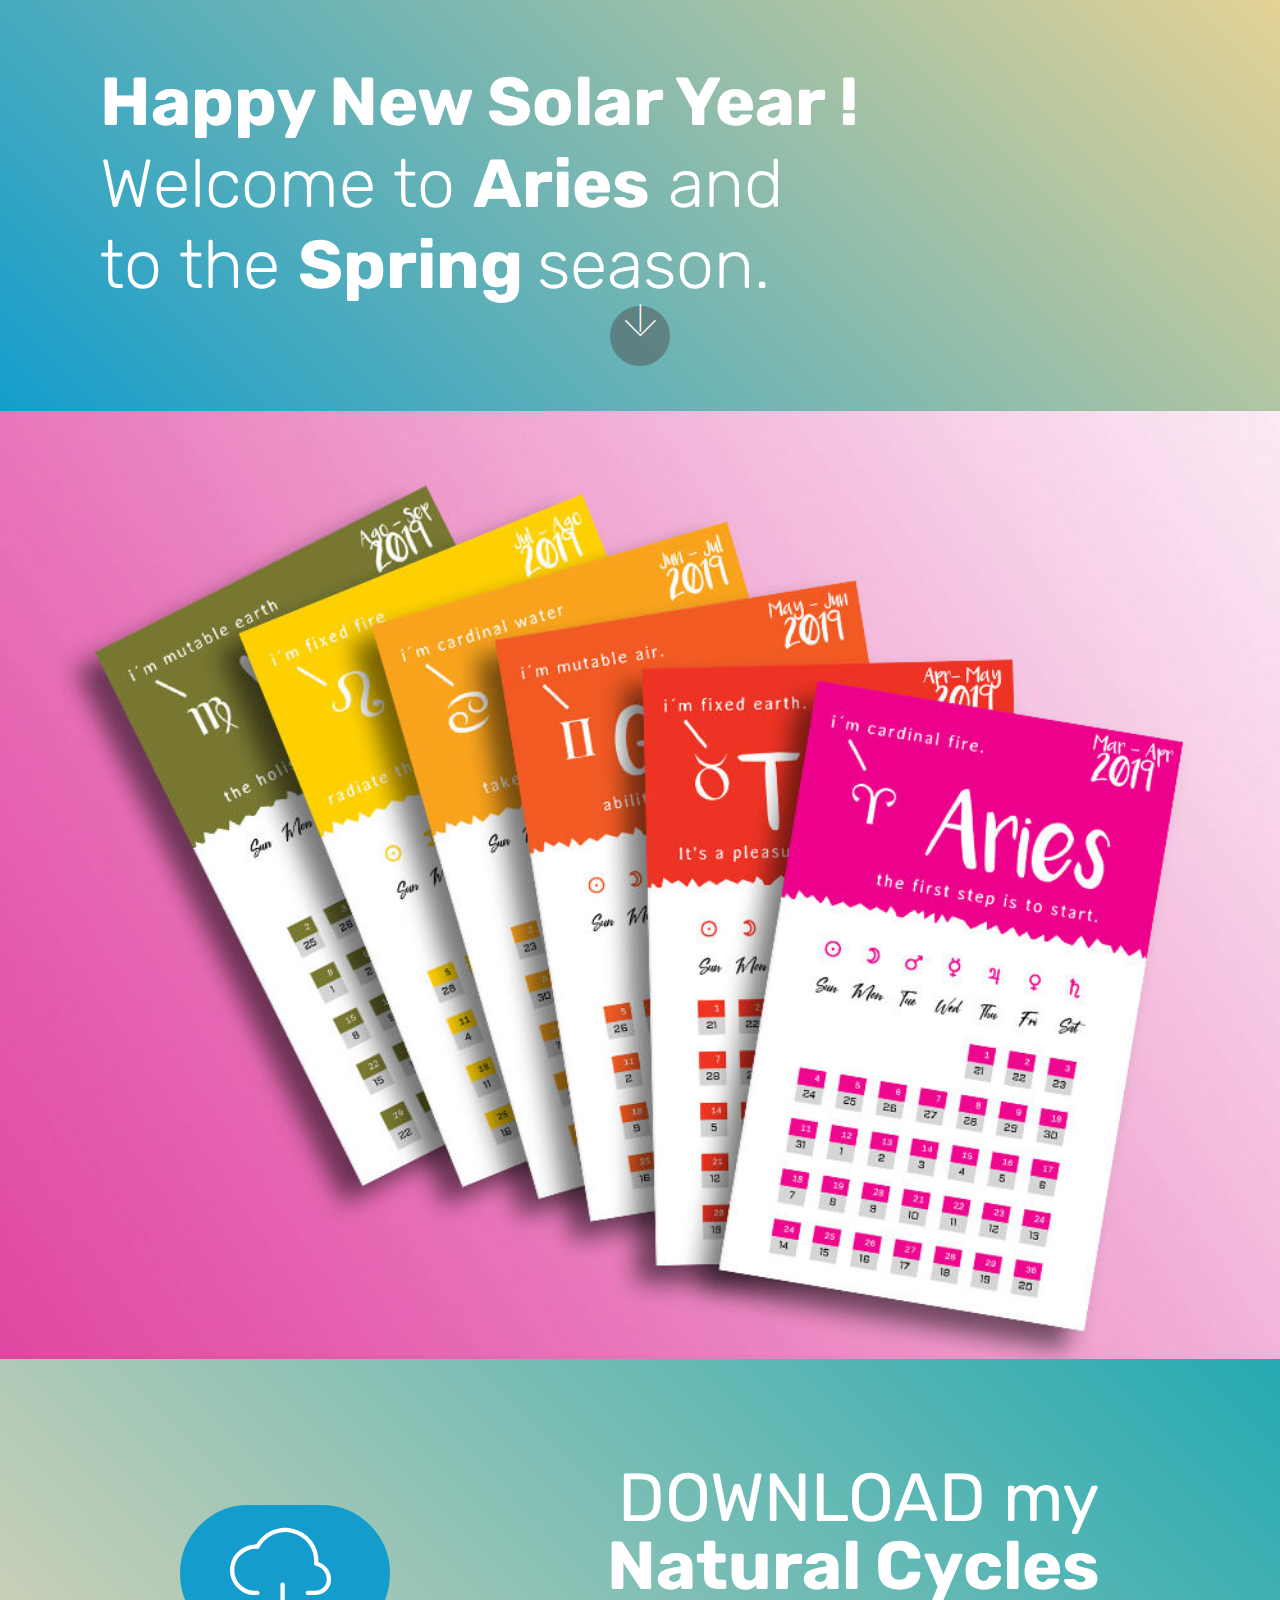
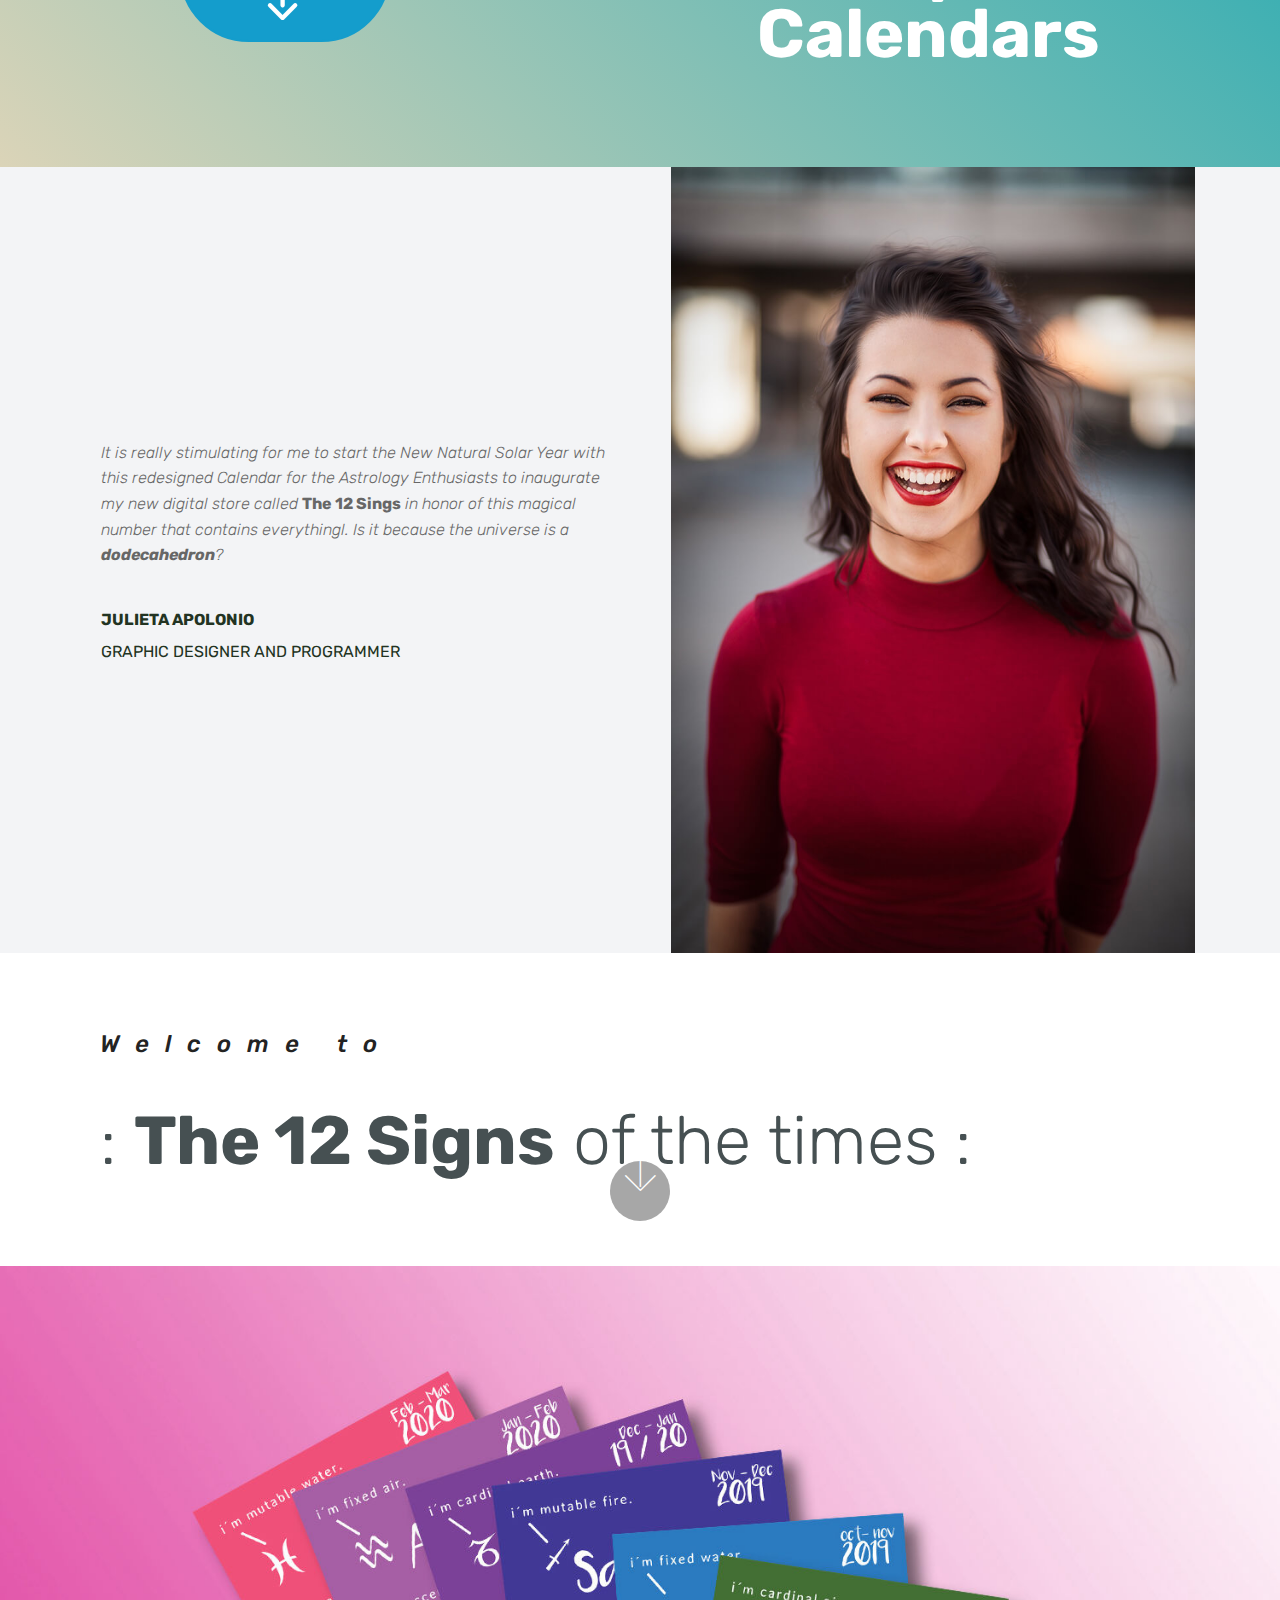
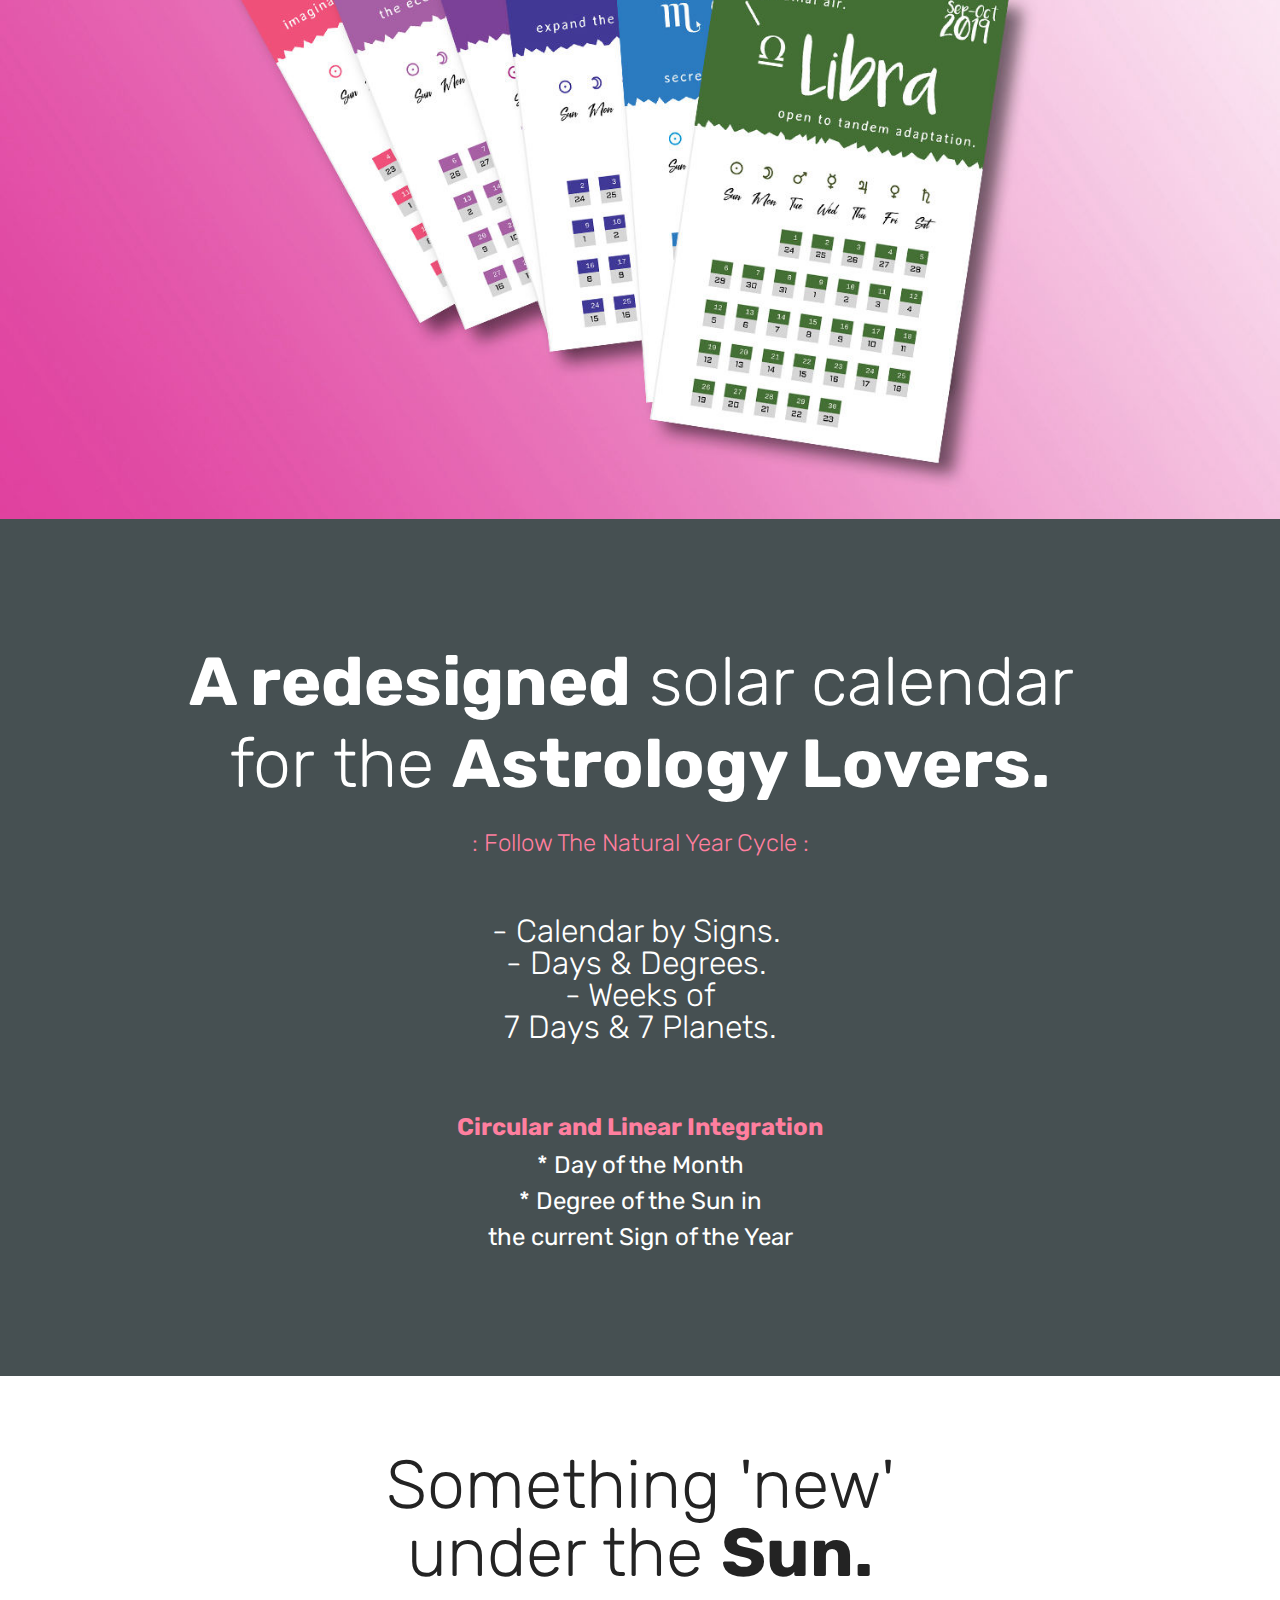
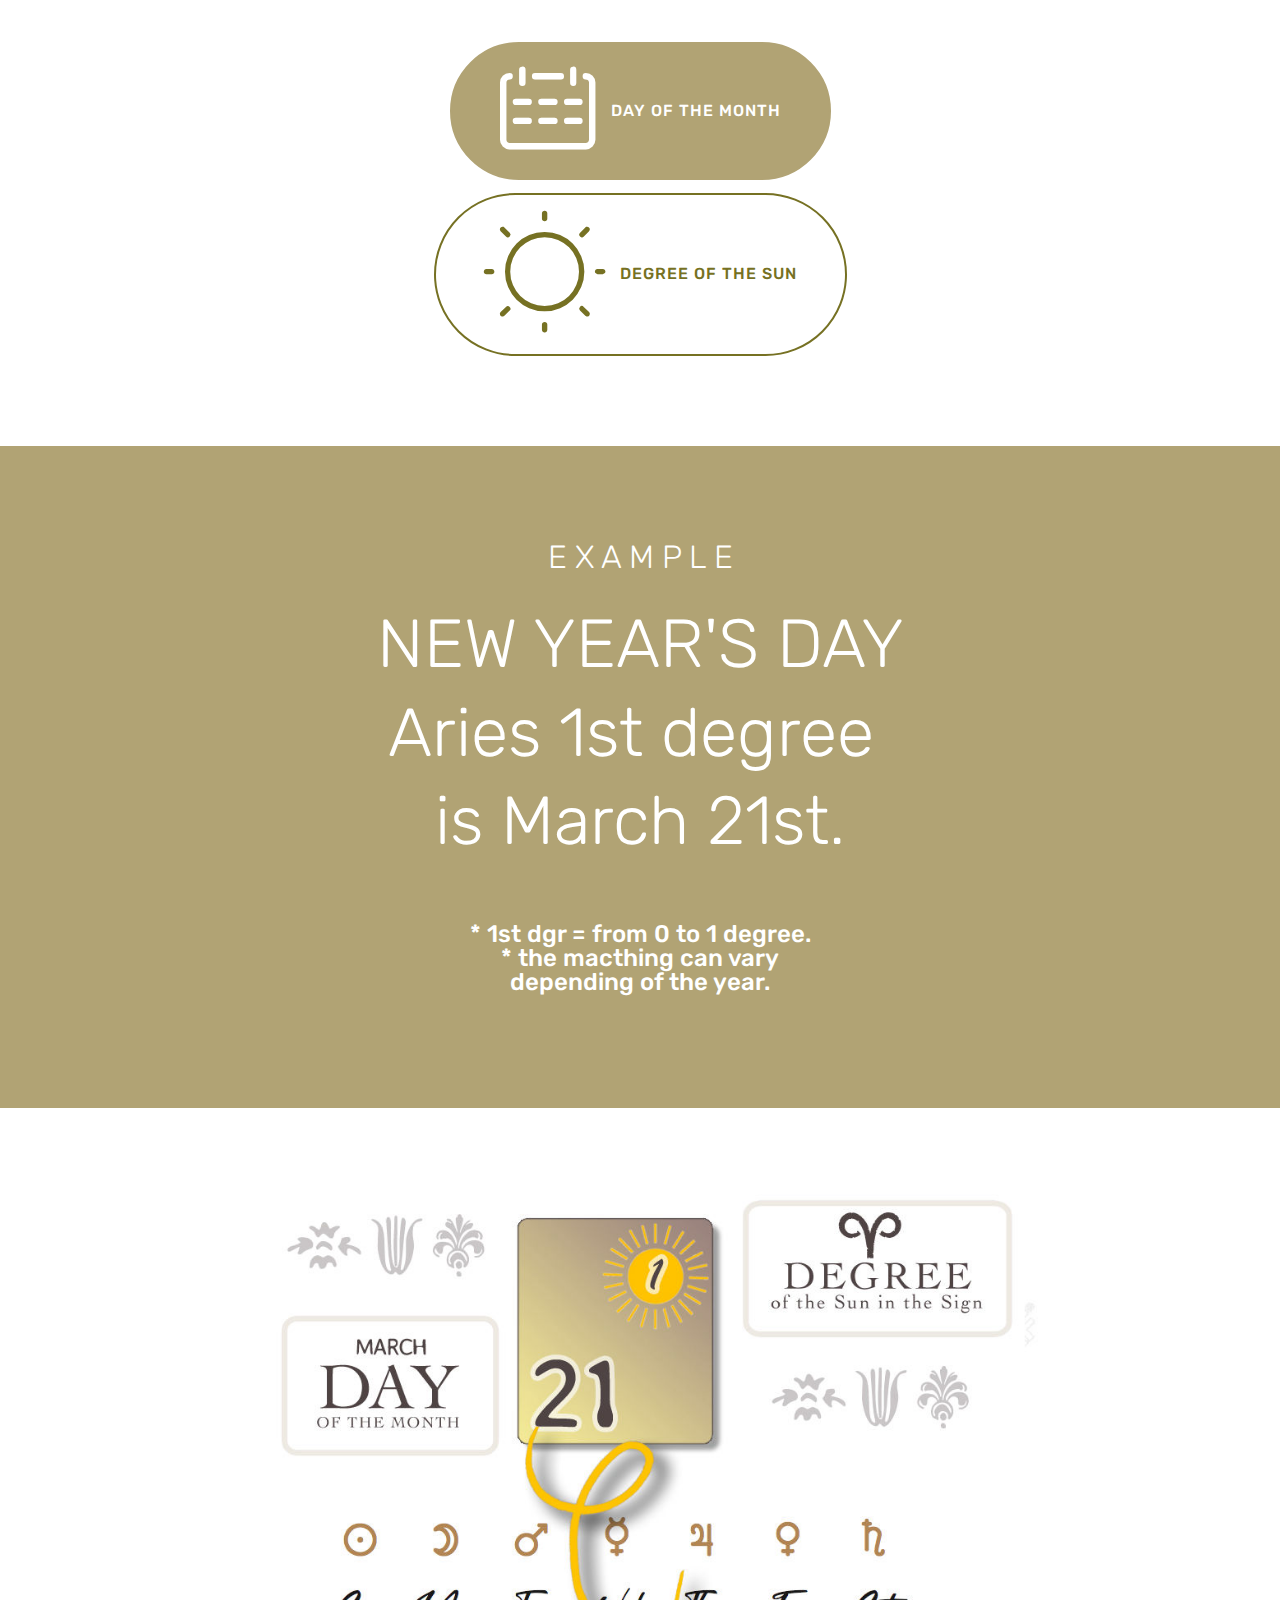
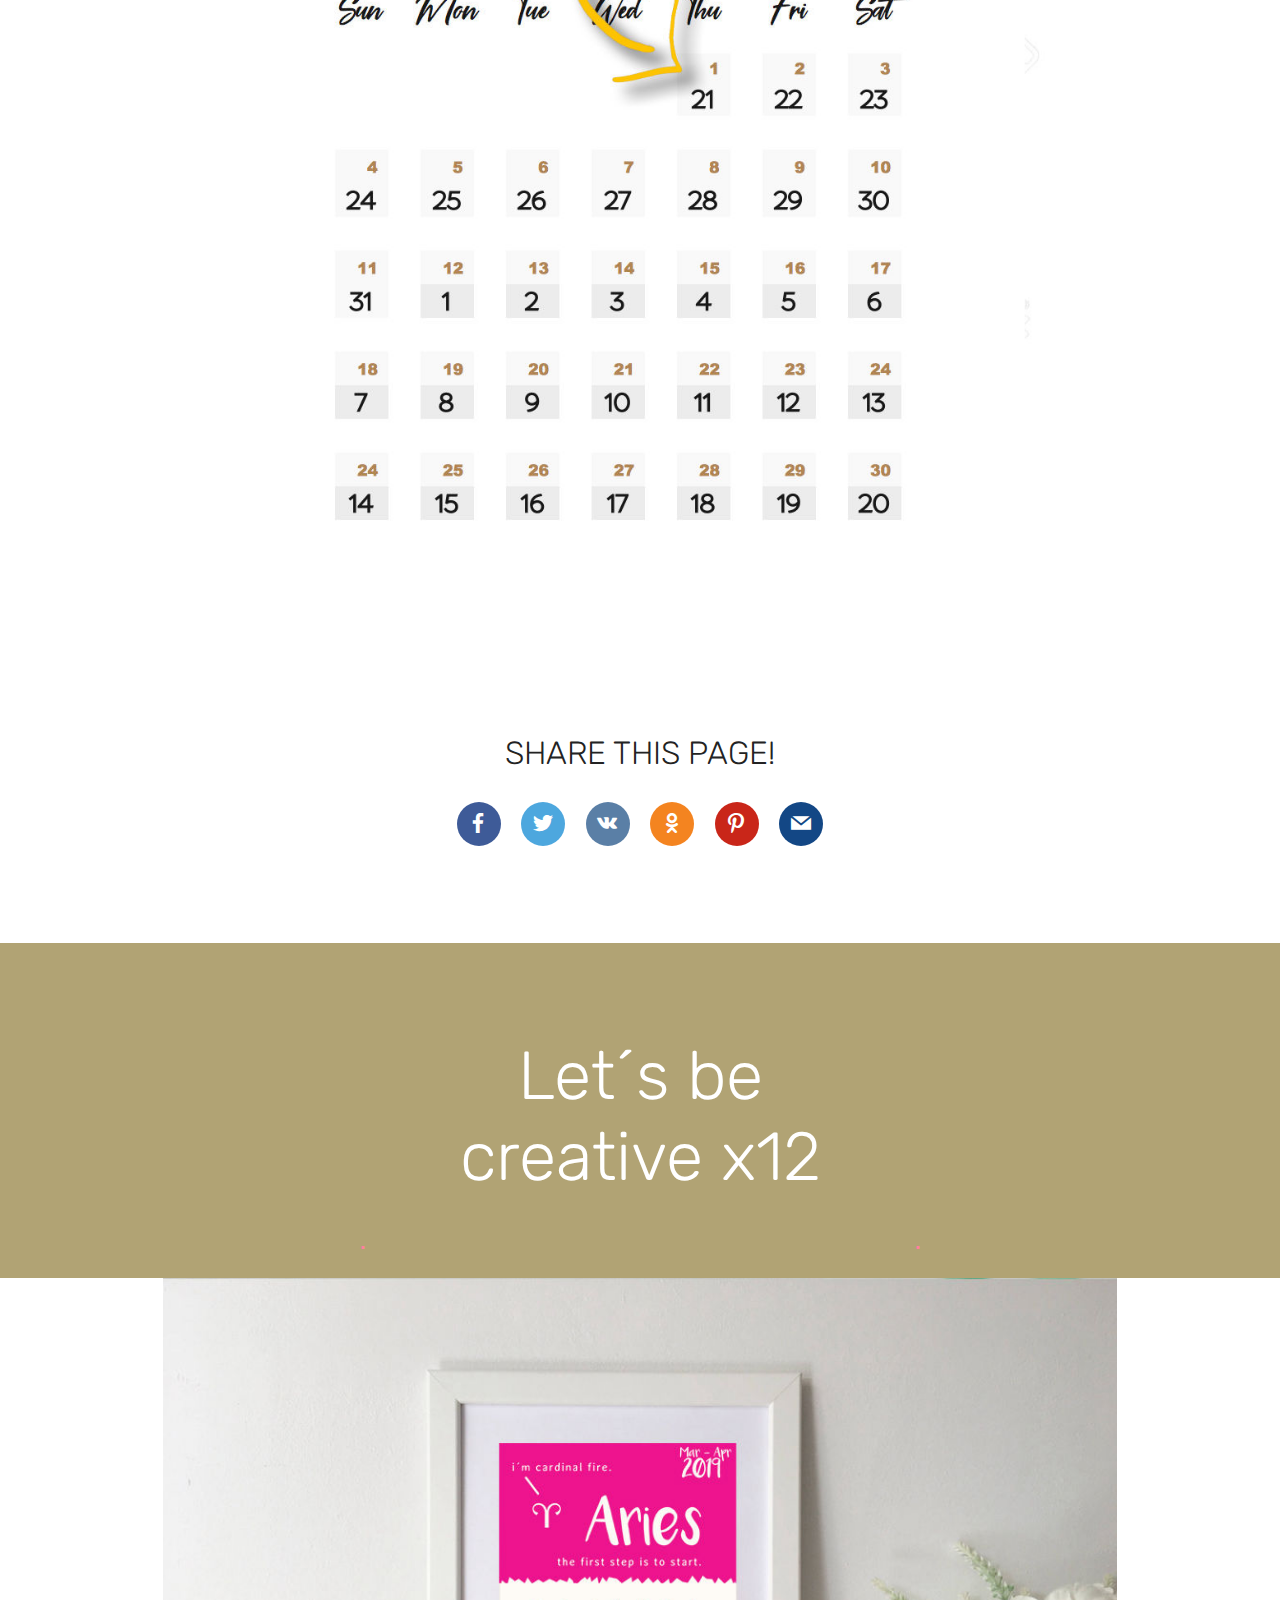
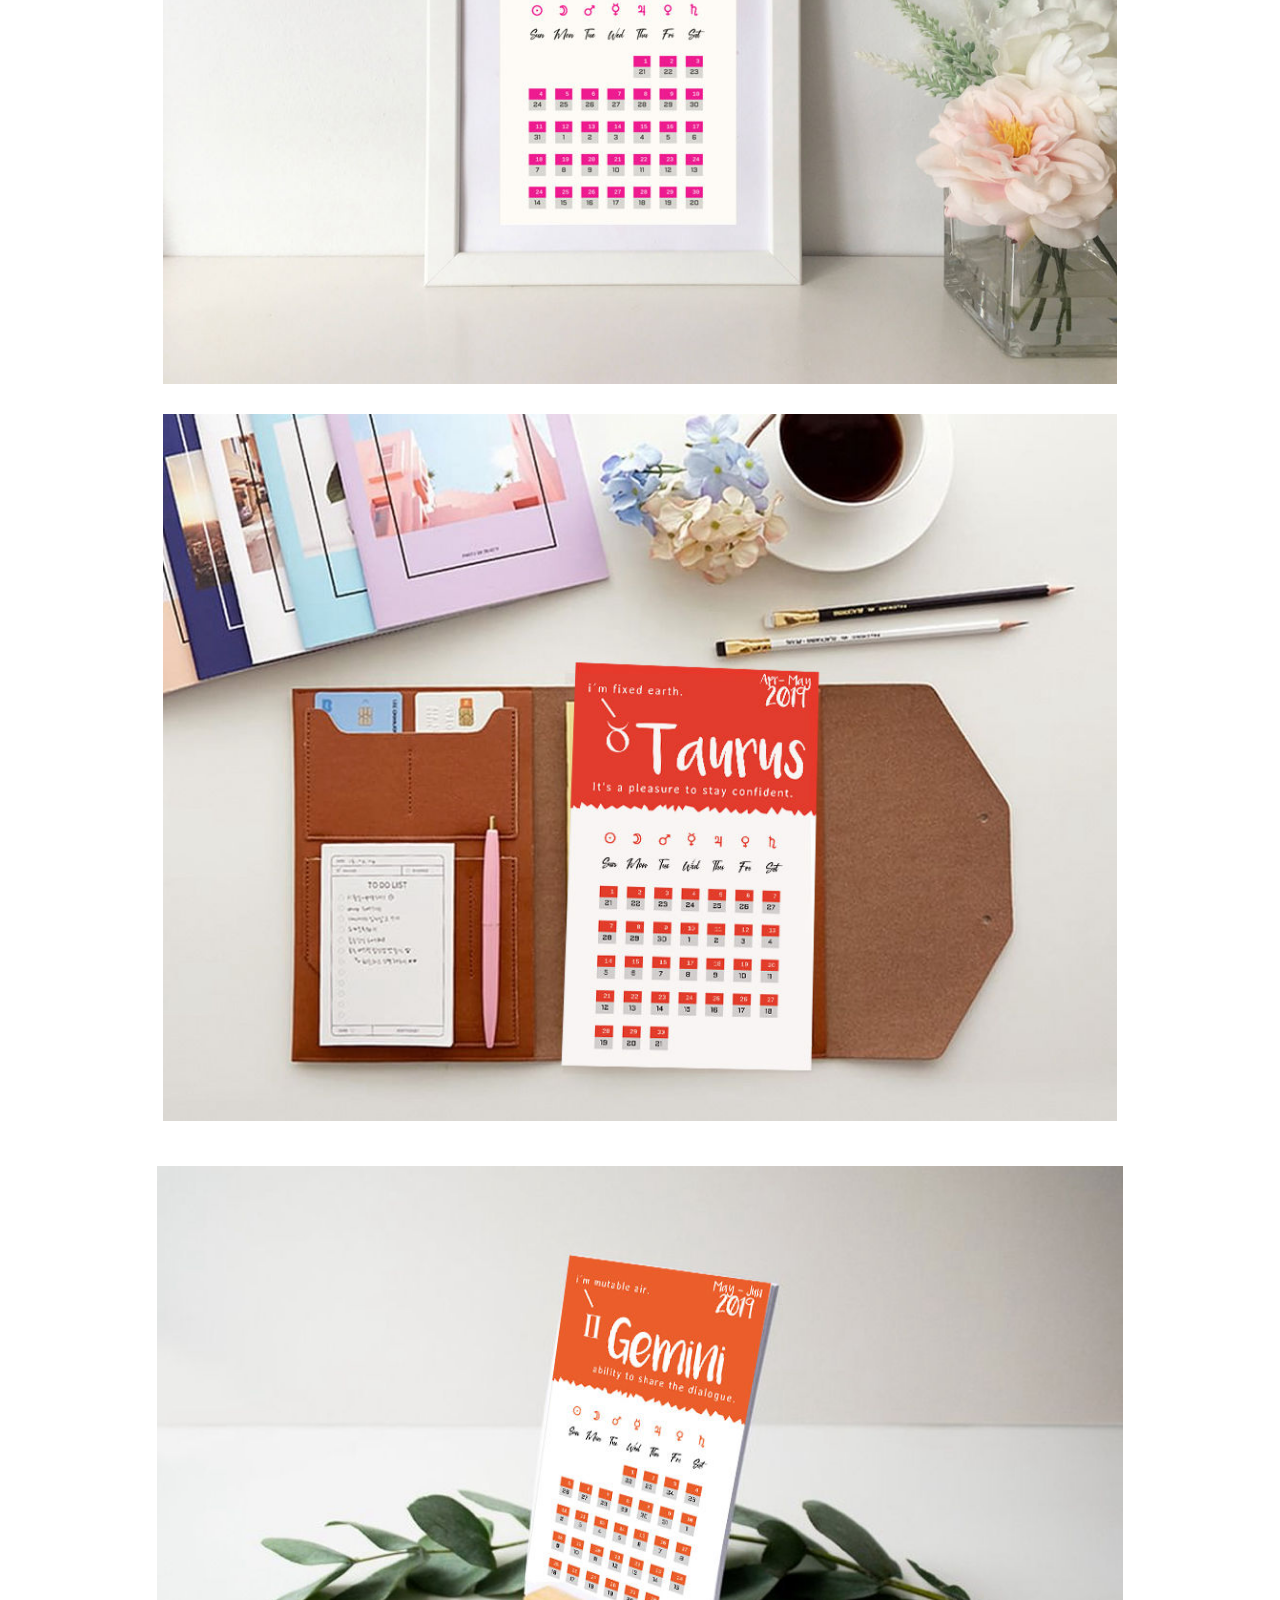
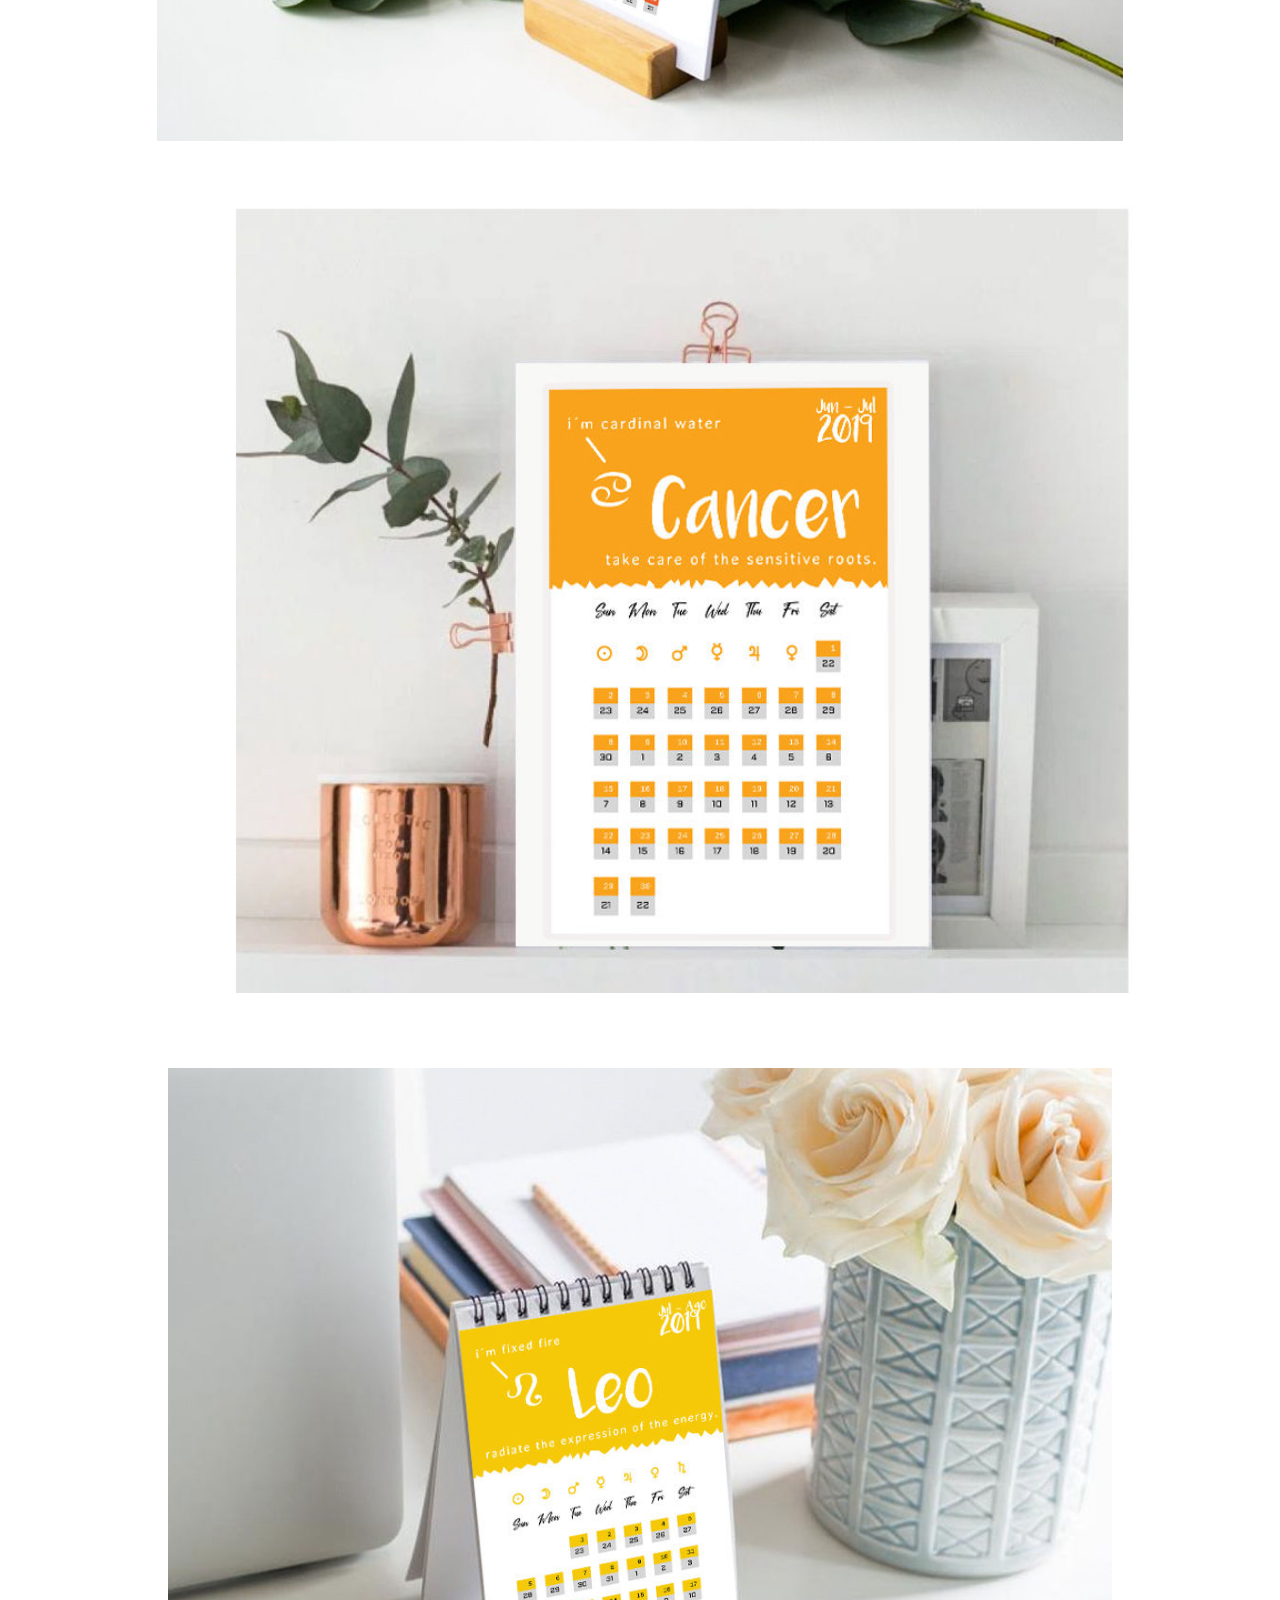
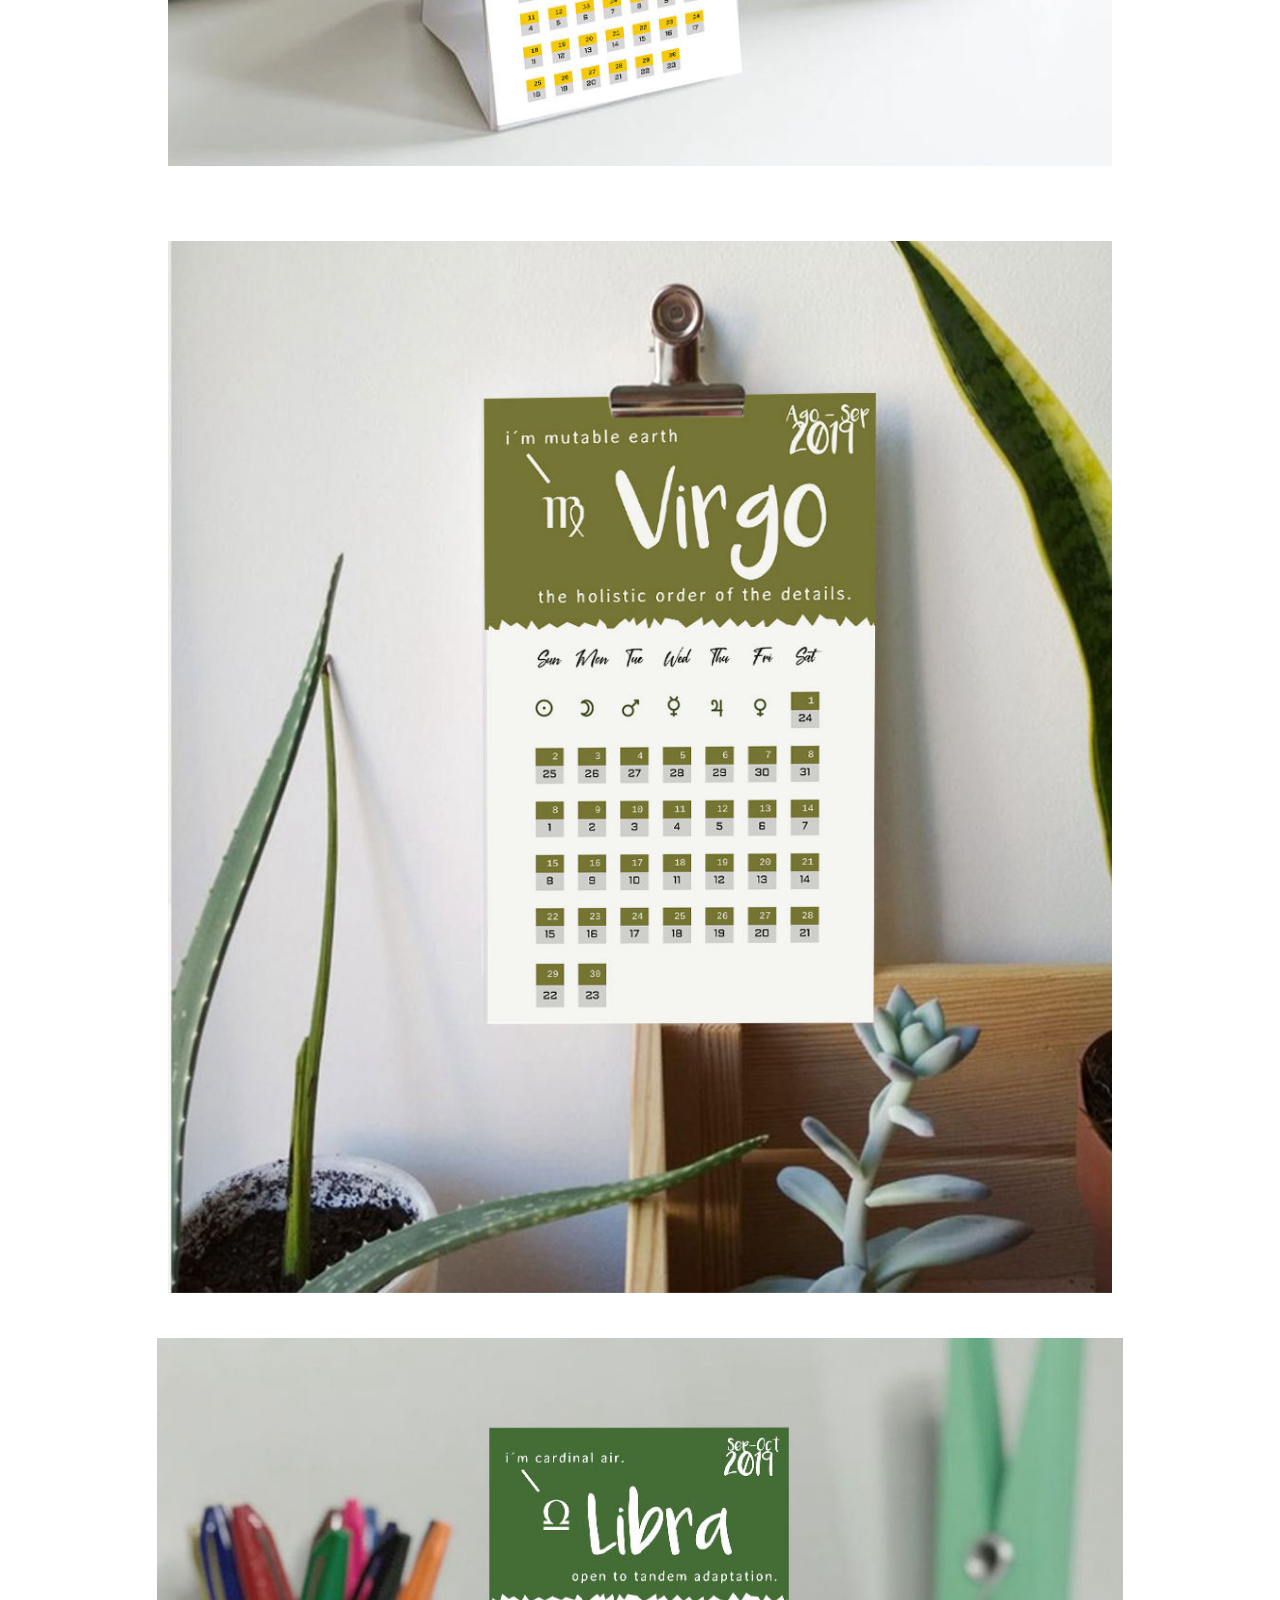
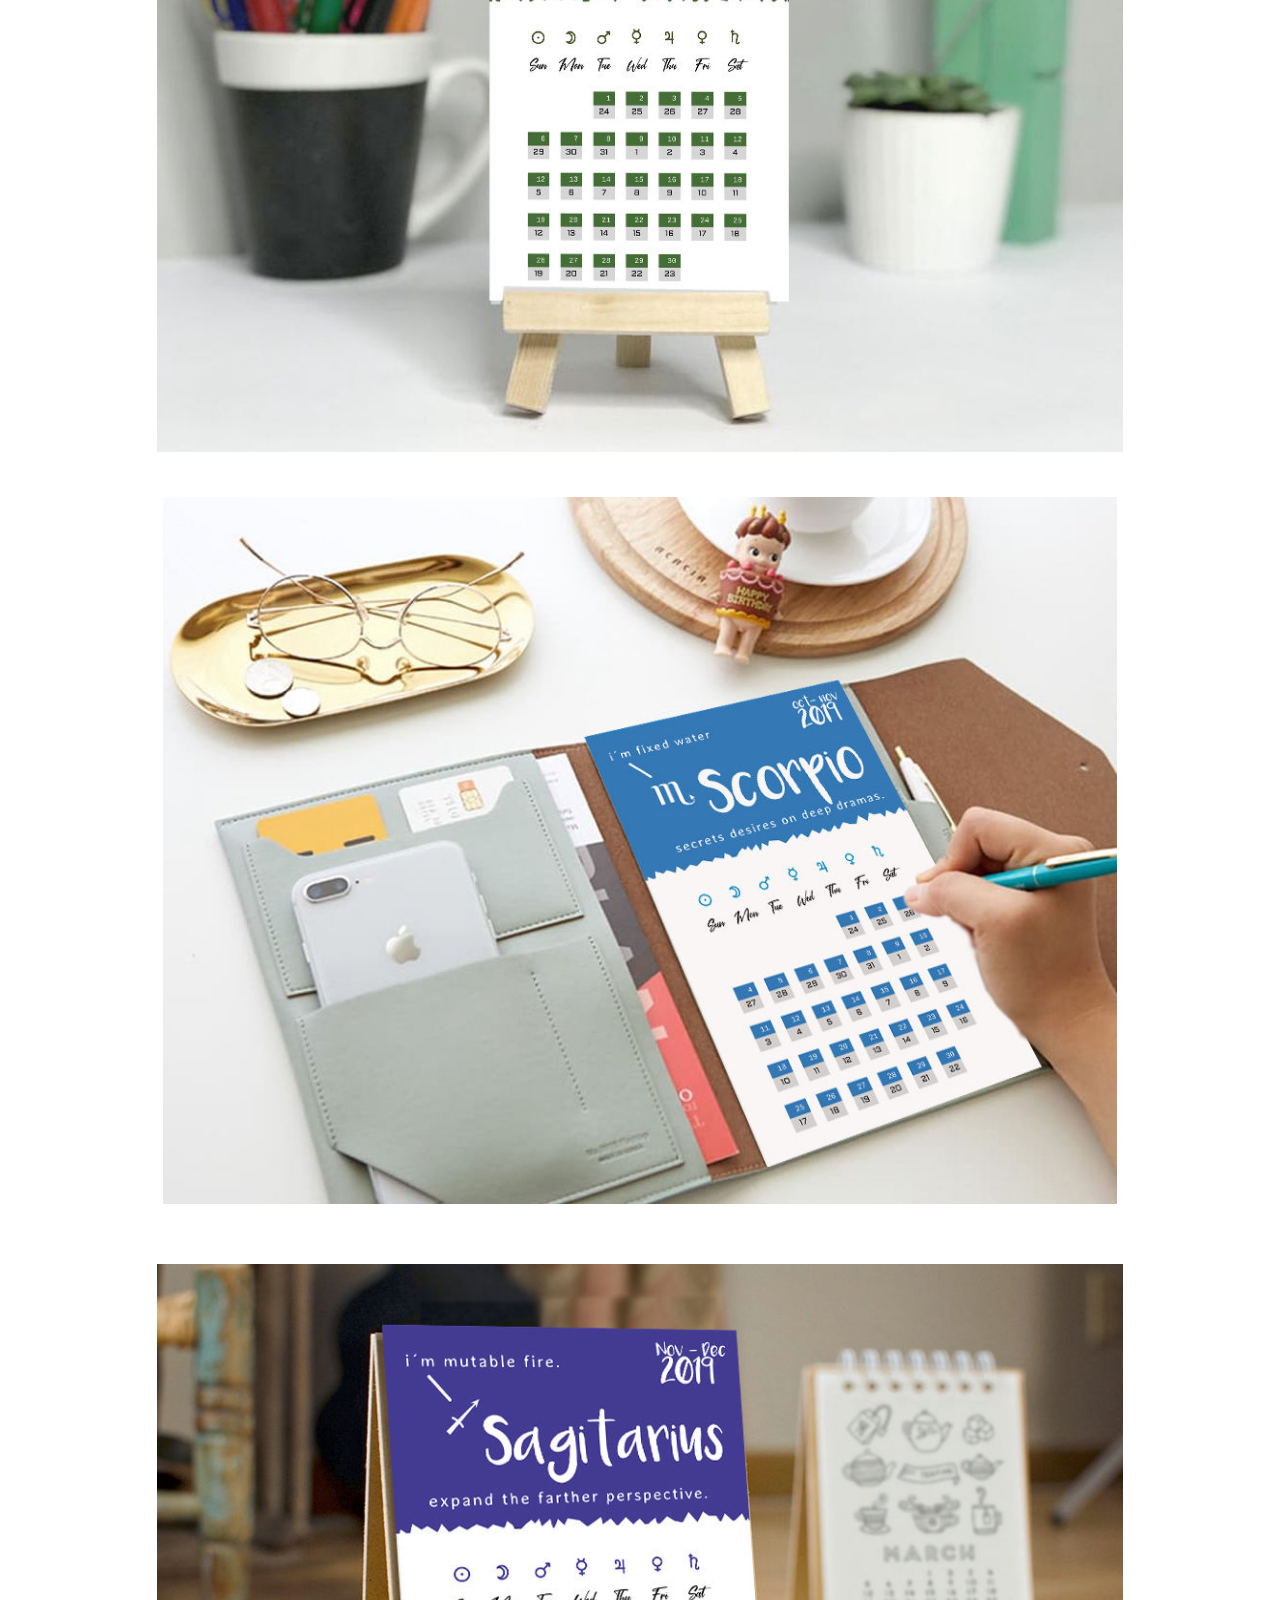
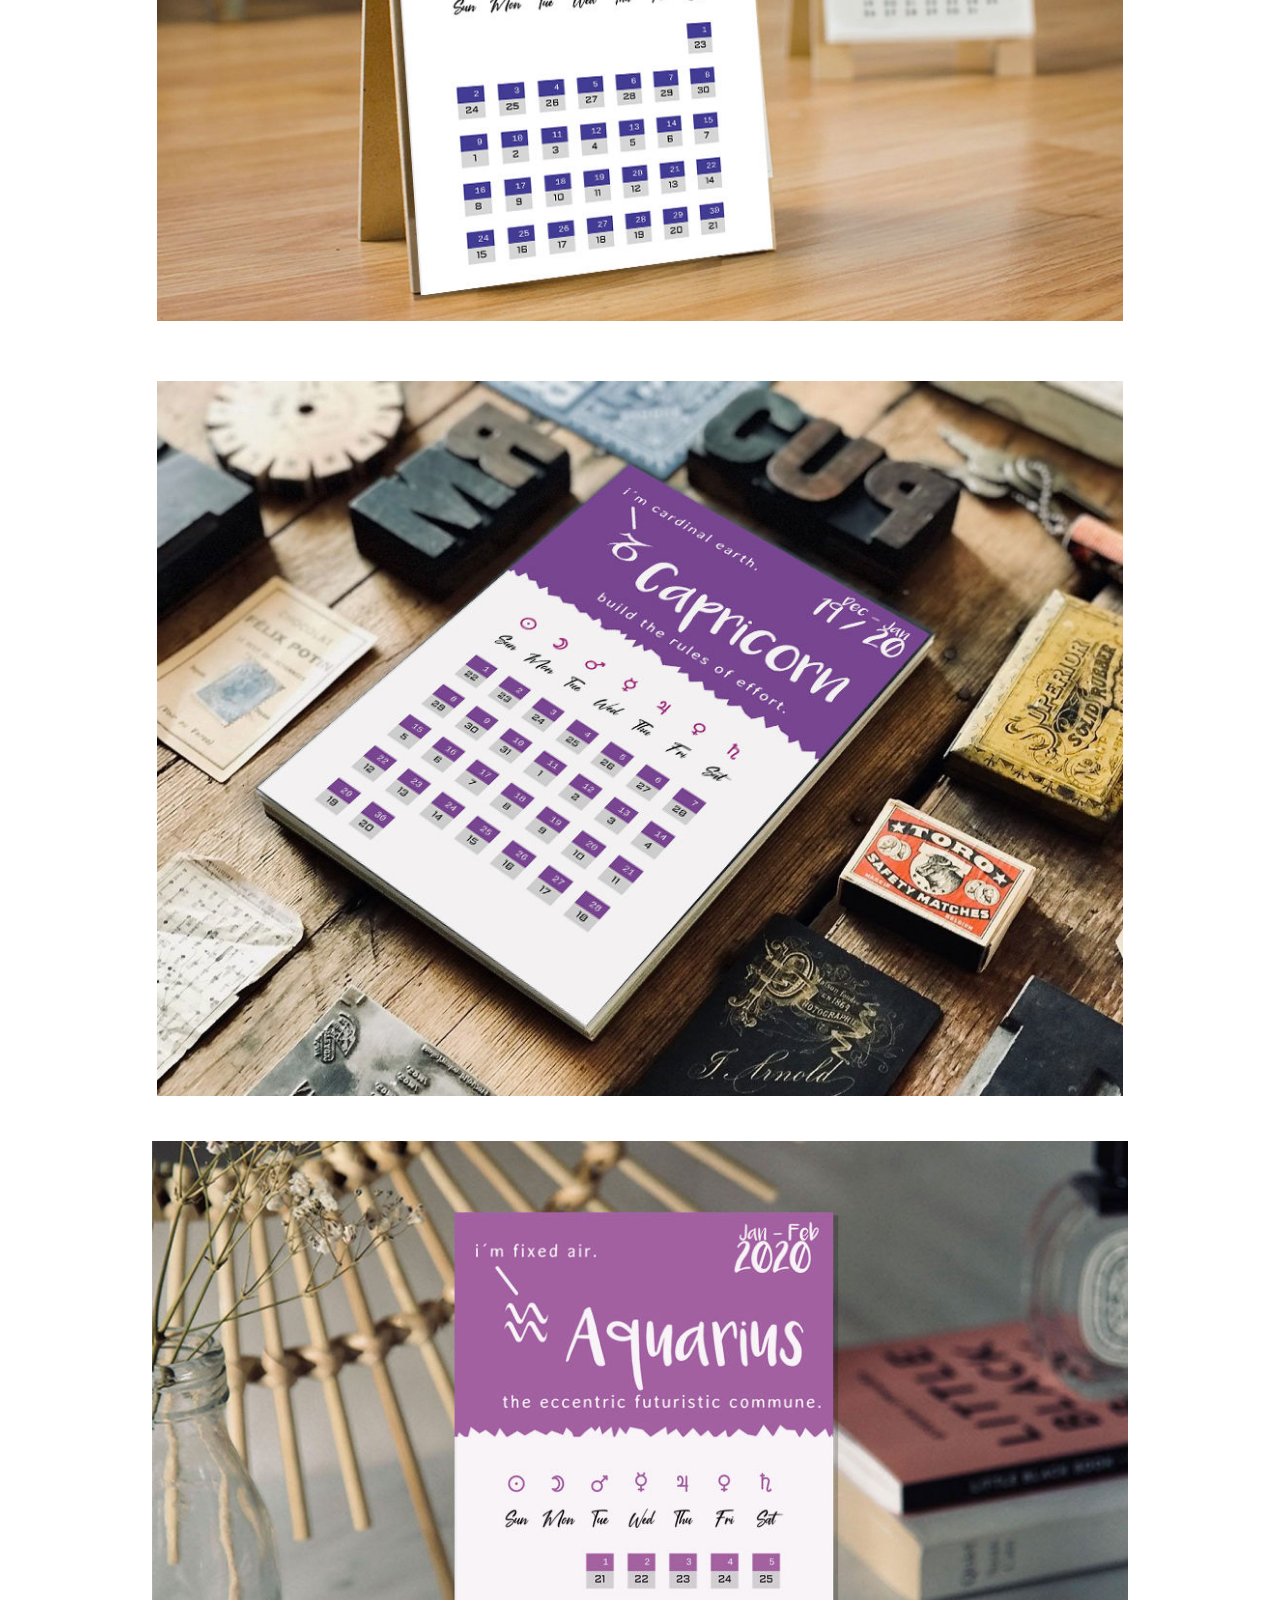
<file: Calendar_by_signs_ 2019_2020.html>
<!DOCTYPE html>
<html  >
<head>
  <!-- Site made with Mobirise Website Builder v4.9.6, https://mobirise.com -->
  <meta charset="UTF-8">
  <meta http-equiv="X-UA-Compatible" content="IE=edge">
  <meta name="generator" content="Mobirise v4.9.6, mobirise.com">
  <meta name="viewport" content="width=device-width, initial-scale=1, minimum-scale=1">
  <link rel="shortcut icon" href="assets/images/favion-128x128.png" type="image/x-icon">
  <meta name="description" content="Calendars">
  
  <title>The 12 Signs: Calendar by signs. 2019/2020</title>
  <link rel="stylesheet" href="assets/web/assets/mobirise-icons2/mobirise2.css">
  <link rel="stylesheet" href="assets/web/assets/mobirise-icons-bold/mobirise-icons-bold.css">
  <link rel="stylesheet" href="assets/web/assets/mobirise-icons/mobirise-icons.css">
  <link rel="stylesheet" href="assets/tether/tether.min.css">
  <link rel="stylesheet" href="assets/bootstrap/css/bootstrap.min.css">
  <link rel="stylesheet" href="assets/bootstrap/css/bootstrap-grid.min.css">
  <link rel="stylesheet" href="assets/bootstrap/css/bootstrap-reboot.min.css">
  <link rel="stylesheet" href="assets/soundcloud-plugin/style.css">
  <link rel="stylesheet" href="assets/socicon/css/styles.css">
  <link rel="stylesheet" href="assets/theme/css/style.css">
  <link rel="stylesheet" href="assets/mobirise/css/mbr-additional.css" type="text/css">
  
  
  
</head>
<body>
  <section class="header11 cid-rlCSxA87cd" id="header11-y">

    <!-- Block parameters controls (Blue "Gear" panel) -->
    
    <!-- End block parameters -->

    
    <div class="container align-left">
        <div class="media-container-column mbr-white col-md-12">
            
            <h1 class="mbr-section-title py-3 mbr-fonts-style display-1"><strong>Happy New Solar Year ! </strong>&nbsp;<br>Welcome to <strong>Aries</strong> and <br>to the <strong>Spring </strong>season.<br><br>
            </h1>
            
            
        </div>
    </div>

    <div class="mbr-arrow hidden-sm-down" aria-hidden="true">
        <a href="#next">
            <i class="mbri-down mbr-iconfont"></i>
        </a>
    </div>
</section>

<section class="engine"><a href="https://mobirise.info/n">simple web templates</a></section><section class="cid-rlihkduyMI" id="image2-12">

    

    <figure class="mbr-figure">
        <div class="image-block" style="width: 100%;">
            <img src="assets/images/1to6signs-1000x740.jpg" alt="Mobirise" title="">
            
        </div>
    </figure>
</section>

<section class="mbr-section info2 cid-rlCSu0az0H" id="info2-x">

    

    

    <div class="container">
        <div class="row main justify-content-center">
            <div class="media-container-column col-12 col-lg-3 col-md-4">
                <div class="mbr-section-btn align-left py-4"><a class="btn btn-primary display-4" href="https://mobirise.co"><span class="mbri-download mbr-iconfont mbr-iconfont-btn" style="font-size: 101px;"></span>
                    </a></div>
            </div>
            <div class="media-container-column title col-12 col-lg-7 col-md-6">
                <h2 class="align-right mbr-bold mbr-white pb-3 mbr-fonts-style display-1">&nbsp;<span style="font-weight: normal;">DOWNLOAD my</span><br>Natural Cycles Calendars</h2>
                
            </div>
        </div>
    </div>
</section>

<section class="testimonials3 cid-rlCSpUGlUg" id="testimonials3-w">

    

    

    <div class="container">
        <div class="media-container-row">
            <div class="media-content px-3 align-self-center mbr-white py-2">
                <p class="mbr-text testimonial-text mbr-fonts-style display-7">
                   It is really stimulating for me to start the New Natural Solar Year&nbsp;with this redesigned Calendar&nbsp;for the Astrology Enthusiasts to inaugurate my new digital store called <span style="font-style: normal;"><strong>The 12 Sings</strong></span> in honor of this magical number that contains everythingl. Is it because the universe is a <strong>dodecahedron</strong>?
                </p>
                <p class="mbr-author-name pt-4 mb-2 mbr-fonts-style display-7">
                   JULIETA APOLONIO</p>
                <p class="mbr-author-desc mbr-fonts-style display-7">
                   GRAPHIC DESIGNER AND PROGRAMMER</p>
            </div>

            <div class="mbr-figure pl-lg-5" style="width: 105%;">
              <img src="assets/images/face2.jpg">
            </div>
        </div>
    </div>
</section>

<section class="header11 cid-rlf7EBHOyd" id="header11-5">

    <!-- Block parameters controls (Blue "Gear" panel) -->
    
    <!-- End block parameters -->

    
    <div class="container align-left">
        <div class="media-container-column mbr-white col-md-12">
            <h3 class="mbr-section-subtitle py-3 mbr-fonts-style display-5">Welcome to</h3>
            <h1 class="mbr-section-title py-3 mbr-fonts-style display-1">: <strong>The 12 Signs</strong> of the times :<br>
            </h1>
            
            
        </div>
    </div>

    <div class="mbr-arrow hidden-sm-down" aria-hidden="true">
        <a href="#next">
            <i class="mbri-down mbr-iconfont"></i>
        </a>
    </div>
</section>

<section class="cid-rllp5ROWp1" id="image2-1d">

    

    <figure class="mbr-figure">
        <div class="image-block" style="width: 100%;">
            <img src="assets/images/lbra-to-pisces-1500x1000.jpg" alt="Mobirise" title="">
            
        </div>
    </figure>
</section>

<section class="counters6 counters cid-rlCSkja0w0" id="counters6-v">

    

    

    <div class="container pt-4 mt-2">
        <h2 class="mbr-section-title pb-3 align-center mbr-fonts-style display-1"><strong>A redesigned</strong>&nbsp;solar calendar&nbsp;<br>for&nbsp;the <strong>Astrology Lovers.</strong></h2>
        <h3 class="mbr-section-subtitle pb-5 align-center mbr-fonts-style display-5">: Follow The Natural Year Cycle :</h3>
        <div>
                <div class="cards-container">
                    <div class="card col-12 col-md-6 last-child">
                        <div class="panel-item align-center">
                            <div class="card-img pb-3">
                                <h3 class="img-text mbr-fonts-style display-2">- Calendar by Signs.&nbsp;<br>- Days &amp; Degrees.&nbsp;<br>- Weeks of <br>7 Days &amp; 7 Planets.</h3>
                            </div>
                            <div class="card-text">
                                <h4 class="mbr-content-title mbr-bold mbr-fonts-style display-5"><br><br>Circular and Linear Integration</h4>
                                <p class="mbr-content-text mbr-fonts-style display-5">* Day of the Month<br>*&nbsp;Degree of the Sun in <br>the current Sign of the Year</p>
                            </div>
                        </div>
                    </div>
                    
                    
                    
                </div>
            </div>
    </div>
</section>

<section class="mbr-section content4 cid-rllhN16feO" id="content4-1b">

    

    <div class="container">
        <div class="media-container-row">
            <div class="title col-12 col-md-8">
                <h2 class="align-center pb-3 mbr-fonts-style display-1">
                    Something 'new' <br>under the <strong>Sun.</strong></h2>
                
                <div class="mbr-section-btn align-center py-4"><a class="btn btn-danger display-4" href="https://mobirise.co"><span class="mbrib-calendar mbr-iconfont mbr-iconfont-btn" style="font-size: 102px;"></span>DAY OF THE MONTH</a>
                    <a class="btn btn-success-outline display-4" href="https://mobirise.co"><span class="mbri-sun mbr-iconfont mbr-iconfont-btn" style="font-size: 127px;"></span>DEGREE OF THE SUN</a></div>
            </div>
        </div>
    </div>
</section>

<section class="counters6 counters cid-rlCSguavwK" id="counters6-u">

    

    

    <div class="container pt-4 mt-2">
        <h2 class="mbr-section-title pb-3 align-center mbr-fonts-style display-2">E X A M P L E<br></h2>
        <h3 class="mbr-section-subtitle pb-5 align-center mbr-fonts-style display-1">NEW YEAR'S DAY<br><div>Aries 1st degree&nbsp;<br><span style="font-size: 4.25rem;">is&nbsp;</span><span style="font-size: 4.25rem;">March 21st.</span></div></h3>
        <div>
                <div class="cards-container">
                    <div class="card col-12 col-md-6 last-child">
                        <div class="panel-item align-center">
                            <div class="card-img pb-3">
                                <h3 class="img-text mbr-fonts-style display-5">* 1st dgr = from 0 to 1 degree.<br>* the macthing can vary <br>depending of the year.</h3>
                            </div>
                            <div class="card-text">
                                
                                
                            </div>
                        </div>
                    </div>
                    
                    
                    
                </div>
            </div>
    </div>
</section>

<section class="cid-rloCMpbqAB" id="image2-1p">

    

    <figure class="mbr-figure container">
        <div class="image-block" style="width: 74%;">
            <img src="assets/images/ejemplo2-1000x1237.jpg" alt="Mobirise" title="">
            
        </div>
    </figure>
</section>

<section class="cid-rlZPSAzKOQ" id="social-buttons3-1z">
    
    

    

    <div class="container">
        <div class="media-container-row">
            <div class="col-md-8 align-center">
                <h2 class="pb-3 mbr-section-title mbr-fonts-style display-2">
                    SHARE THIS PAGE!
                </h2>
                <div>
                    <div class="mbr-social-likes">
                        <span class="btn btn-social socicon-bg-facebook facebook mx-2" title="Share link on Facebook">
                            <i class="socicon socicon-facebook"></i>
                        </span>
                        <span class="btn btn-social twitter socicon-bg-twitter mx-2" title="Share link on Twitter">
                            <i class="socicon socicon-twitter"></i>
                        </span>
                        
                        <span class="btn btn-social vkontakte socicon-bg-vkontakte mx-2" title="Share link on VKontakte">
                            <i class="socicon socicon-vkontakte"></i>
                        </span>
                        <span class="btn btn-social odnoklassniki socicon-bg-odnoklassniki mx-2" title="Share link on Odnoklassniki">
                            <i class="socicon socicon-odnoklassniki"></i>
                        </span>
                        <span class="btn btn-social pinterest socicon-bg-pinterest mx-2" title="Share link on Pinterest">
                            <i class="socicon socicon-pinterest"></i>
                        </span>
                        <span class="btn btn-social mailru socicon-bg-mail mx-2" title="Share link on Mailru">
                            <i class="socicon socicon-mail"></i>
                        </span>
                    </div>
                </div>
            </div>
        </div>
    </div>
</section>

<section class="counters6 counters cid-rliBAtyHmk" id="counters6-16">

    

    

    <div class="container pt-4 mt-2">
        <h2 class="mbr-section-title pb-3 align-center mbr-fonts-style display-1">Let´s be <br>creative x12</h2>
        
        <div>
                <div class="cards-container">
                    <div class="card col-12 col-md-6">
                        <div class="panel-item align-center">
                            <div class="card-img pb-3">
                                <h3 class="img-text mbr-fonts-style display-2">.</h3>
                            </div>
                            <div class="card-text">
                                
                                
                            </div>
                        </div>
                    </div>
                    <div class="card col-12 col-md-6 last-child">
                        <div class="panel-item align-center">
                            <div class="card-img pb-3">
                                <h3 class="img-text mbr-fonts-style display-2">.</h3>
                            </div>
                            <div class="card-text">
                                
                                
                            </div>
                        </div>
                    </div>
                    
                    
                </div>
            </div>
    </div>
</section>

<section class="cid-rlnQXptokn" id="image2-1k">

    

    <figure class="mbr-figure container">
        <div class="image-block" style="width: 86%;">
            <img src="assets/images/aries-1000x740.jpg" alt="Mobirise" title="">
            
        </div>
    </figure>
</section>

<section class="cid-rluubLMBik" id="image2-2s">

    

    <figure class="mbr-figure container">
        <div class="image-block" style="width: 86%;">
            <img src="assets/images/taurus-2-1000x740.jpg" alt="Mobirise" title="">
            
        </div>
    </figure>
</section>

<section class="cid-rllCifAnL5" id="image2-1f">

    

    <figure class="mbr-figure container">
        <div class="image-block" style="width: 87%;">
            <img src="assets/images/gemini-1000x596.jpg" alt="Mobirise" title="">
            
        </div>
    </figure>
</section>

<section class="cid-rlo21QzT7N" id="image2-1m">

    

    <figure class="mbr-figure container">
        <div class="image-block" style="width: 100%;">
            <img src="assets/images/cancer-1000x740.jpg" alt="Mobirise" title="">
            
        </div>
    </figure>
</section>

<section class="cid-rllQUUSLgu" id="image2-1i">

    

    <figure class="mbr-figure container">
        <div class="image-block" style="width: 85%;">
            <img src="assets/images/leo-1000x740.jpg" alt="Mobirise" title="">
            
        </div>
    </figure>
</section>

<section class="cid-rlo4szwBeb" id="image2-1n">

    

    <figure class="mbr-figure container">
        <div class="image-block" style="width: 85%;">
            <img src="assets/images/virgo2-1000x1115.jpg" alt="Mobirise" title="">
            
        </div>
    </figure>
</section>

<section class="cid-rllM9INDfu" id="image2-1h">

    

    <figure class="mbr-figure container">
        <div class="image-block" style="width: 87%;">
            <img src="assets/images/libra-1000x740.jpg" alt="Mobirise" title="">
            
        </div>
    </figure>
</section>

<section class="cid-rluuG8AUpc" id="image2-2t">

    

    <figure class="mbr-figure container">
        <div class="image-block" style="width: 86%;">
            <img src="assets/images/scorpio2-1-1000x740.jpg" alt="Mobirise" title="">
            
        </div>
    </figure>
</section>

<section class="cid-rlodS3ZPYr" id="image2-1o">

    

    <figure class="mbr-figure container">
        <div class="image-block" style="width: 87%;">
            <img src="assets/images/sagitarius-1000x681.jpg" alt="Mobirise" title="">
            
        </div>
    </figure>
</section>

<section class="cid-rluuVI8gMO" id="image2-2u">

    

    <figure class="mbr-figure container">
        <div class="image-block" style="width: 87%;">
            <img src="assets/images/capricorn-1-1000x740.jpg" alt="Mobirise" title="">
            
        </div>
    </figure>
</section>

<section class="cid-rlnUvrJeiv" id="image2-1l">

    

    <figure class="mbr-figure container">
        <div class="image-block" style="width: 88%;">
            <img src="assets/images/aquarius-1000x794.jpg" alt="Mobirise" title="">
            
        </div>
    </figure>
</section>

<section class="cid-rllF7ILVNA" id="image2-1g">

    

    <figure class="mbr-figure container">
        <div class="image-block" style="width: 88%;">
            <img src="assets/images/pisces-1000x751.jpg" alt="Mobirise" title="">
            
        </div>
    </figure>
</section>

<section class="cid-rlZQ2hRxtA" id="social-buttons3-20">
    
    

    

    <div class="container">
        <div class="media-container-row">
            <div class="col-md-8 align-center">
                <h2 class="pb-3 mbr-section-title mbr-fonts-style display-2">
                    SHARE THIS PAGE!
                </h2>
                <div>
                    <div class="mbr-social-likes">
                        <span class="btn btn-social socicon-bg-facebook facebook mx-2" title="Share link on Facebook">
                            <i class="socicon socicon-facebook"></i>
                        </span>
                        <span class="btn btn-social twitter socicon-bg-twitter mx-2" title="Share link on Twitter">
                            <i class="socicon socicon-twitter"></i>
                        </span>
                        
                        <span class="btn btn-social vkontakte socicon-bg-vkontakte mx-2" title="Share link on VKontakte">
                            <i class="socicon socicon-vkontakte"></i>
                        </span>
                        <span class="btn btn-social odnoklassniki socicon-bg-odnoklassniki mx-2" title="Share link on Odnoklassniki">
                            <i class="socicon socicon-odnoklassniki"></i>
                        </span>
                        <span class="btn btn-social pinterest socicon-bg-pinterest mx-2" title="Share link on Pinterest">
                            <i class="socicon socicon-pinterest"></i>
                        </span>
                        <span class="btn btn-social mailru socicon-bg-mail mx-2" title="Share link on Mailru">
                            <i class="socicon socicon-mail"></i>
                        </span>
                    </div>
                </div>
            </div>
        </div>
    </div>
</section>

<section class="mbr-section content4 cid-rlr6g8Ut3o" id="content4-1x">

    

    <div class="container">
        <div class="media-container-row">
            <div class="title col-12 col-md-8">
                <h2 class="align-center pb-3 mbr-fonts-style display-2">This is a <strong>Digital Product</strong>.&nbsp;<br>DIY:&nbsp;Use your creativity<br><br></h2>
                <h3 class="mbr-section-subtitle align-center mbr-light mbr-fonts-style display-5">Download and print this calendar with&nbsp;<br>your home printer or local provider.</h3>
                
            </div>
        </div>
    </div>
</section>

<section class="cid-rlrFoOJRIU" id="image2-2a">

    

    <figure class="mbr-figure container">
        <div class="image-block" style="width: 94%;">
            <img src="assets/images/printing1-1-1000x553.jpg" alt="Mobirise" title="">
            
        </div>
    </figure>
</section>

<section class="cid-rlrEyWW2qz" id="image2-28">

    

    <figure class="mbr-figure container">
        <div class="image-block" style="width: 74%;">
            <img src="assets/images/goldenmean4-1000x673.jpg" alt="Mobirise" title="">
            
        </div>
    </figure>
</section>

<section class="mbr-section article content11 cid-rlr8kDvy26" id="content11-1y">
     

    <div class="container">
        <div class="media-container-row">
            <div class="mbr-text counter-container col-12 col-md-8 mbr-fonts-style display-7">
                <ol>
                    <li><strong>FORMAT FILES</strong>&nbsp;<br>- The desings are in PDF and JPEG files. &nbsp;12 sheets A4: 21 cm x 29,7 cm&nbsp;<br></li><li><strong>HOME PRINTING </strong><span style="font-size: 1rem;">&nbsp;<br>- Calibrate your printer, choose the type of paper (grammage and color) and print the files in different versions.</span><br></li><li><strong>UNIQUE STYLES</strong><span style="font-size: 1rem;"> <br>- You can directly print them or use in your own desings.&nbsp;</span></li>
                </ol>
            </div>
        </div>
    </div>
</section>

<section class="mbr-section content4 cid-rlDm7gMfmu" id="content4-z">

    

    <div class="container">
        <div class="media-container-row">
            <div class="title col-12 col-md-8">
                <h2 class="align-center pb-3 mbr-fonts-style display-1">How can I <strong>Download</strong>&nbsp;<br>this calendar?<br><br></h2>
                <h3 class="mbr-section-subtitle align-center mbr-light mbr-fonts-style display-5">☆ Receive a link to my Cloud in your email.<br>☆ Download &amp; Print.</h3>
                
            </div>
        </div>
    </div>
</section>

<section class="cid-rlrEURJJEy" id="image2-29">

    

    <figure class="mbr-figure container">
        <div class="image-block" style="width: 71%;">
            <img src="assets/images/printview-1000x817.jpg" alt="Mobirise" title="">
            
        </div>
    </figure>
</section>

<section class="features9 cid-rlfFu2HFLF" id="features9-n">

    

    
    <div class="container">
        <div class="row justify-content-center">
            <div class="card p-3 col-12 col-md-6">
                <div class="media-container-row">
                    <div class="card-img pr-2">
                        <span class="mbr-iconfont mobi-mbri-calendar mobi-mbri" style="font-size: 90px;"></span>
                    </div>
                    <div class="card-box">
                        <h4 class="card-title py-3 mbr-fonts-style display-7">NORMAL OR 'ROMAN' CALENDAR</h4>
                        <p class="mbr-text mbr-fonts-style display-7">
                           It includes all the information of a normal calendar based on the Roman calendar, Year, Months and Days, but sorted from the point of view of an Astrology Lover.</p>
                    </div>
                </div>
            </div>

            <div class="card p-3 col-12 col-md-6">
                <div class="media-container-row">
                    <div class="card-img pr-2">
                        <span class="mbr-iconfont mbri-sun2" style="font-size: 100px;"></span>
                    </div>
                    <div class="card-box">
                        <h4 class="card-title py-3 mbr-fonts-style display-7">
                            NATURAL AND CIRCULAR CALENDAR</h4>
                        <p class="mbr-text mbr-fonts-style display-7">
                           Actually the normal calendar is based on ancient calendars. This redesign returns to the origin designed by the wise ancient people more in contact with the natural cycles.
                        </p>
                    </div>
                </div>
            </div>

            

            
        </div>
    </div>
</section>

<section class="features9 cid-rlfHGEivgm" id="features9-p">

    

    
    <div class="container">
        <div class="row justify-content-center">
            <div class="card p-3 col-12 col-md-6">
                <div class="media-container-row">
                    <div class="card-img pr-2">
                        <span class="mbr-iconfont mbri-setting" style="font-size: 100px;"></span>
                    </div>
                    <div class="card-box">
                        <h4 class="card-title py-3 mbr-fonts-style display-7">365 / 366 DAYS</h4>
                        <p class="mbr-text mbr-fonts-style display-7">
                           The uncomfortable leap year aimed at synchronizing the daily rotation period of 24 hours with the duration of the annual solar cycle.
                        </p>
                    </div>
                </div>
            </div>

            <div class="card p-3 col-12 col-md-6">
                <div class="media-container-row">
                    <div class="card-img pr-2">
                        <span class="mbr-iconfont mbri-update" style="font-size: 100px;"></span>
                    </div>
                    <div class="card-box">
                        <h4 class="card-title py-3 mbr-fonts-style display-7">
                            360 DEGREES</h4>
                        <p class="mbr-text mbr-fonts-style display-7">
                           360 degrees means a complete revolution, a solar cycle in the ecliptic. The 360/365 ratio is the phase difference between the cycles of the earth and the solar cycle, which indicates that each day the Sun "moves" approximately 1 degree.
                        </p>
                    </div>
                </div>
            </div>

            

            
        </div>
    </div>
</section>

<section class="features9 cid-rlfIpCY8O5" id="features9-q">

    

    
    <div class="container">
        <div class="row justify-content-center">
            <div class="card p-3 col-12 col-md-6">
                <div class="media-container-row">
                    <div class="card-img pr-2">
                        <span class="mbr-iconfont mbri-edit" style="font-size: 100px;"></span>
                    </div>
                    <div class="card-box">
                        <h4 class="card-title py-3 mbr-fonts-style display-7">12 MONTHS</h4>
                        <p class="mbr-text mbr-fonts-style display-7">
                           January - February - March<br>April - May - June<br>July - Agust - September<br>October - November - December</p>
                    </div>
                </div>
            </div>

            <div class="card p-3 col-12 col-md-6">
                <div class="media-container-row">
                    <div class="card-img pr-2">
                        <span class="mbr-iconfont mbri-star" style="font-size: 100px;"></span>
                    </div>
                    <div class="card-box">
                        <h4 class="card-title py-3 mbr-fonts-style display-7">
                            12 SINGS</h4>
                        <p class="mbr-text mbr-fonts-style display-7">
                           Aries -&nbsp;Taurus -&nbsp;Gemini <br>Cancer - Leo - Virgo<br>Libra - Scorpio - Sagitarius<br>Capricorn - Aquarius - Pisces</p>
                    </div>
                </div>
            </div>

            

            
        </div>
    </div>
</section>

<section class="features9 cid-rlfLF8alty" id="features9-r">

    

    
    <div class="container">
        <div class="row justify-content-center">
            <div class="card p-3 col-12 col-md-6">
                <div class="media-container-row">
                    <div class="card-img pr-2">
                        <span class="mbr-iconfont mbri-clock" style="font-size: 100px;"></span>
                    </div>
                    <div class="card-box">
                        <h4 class="card-title py-3 mbr-fonts-style display-7">7 DAYS OF THE WEEK</h4>
                        <p class="mbr-text mbr-fonts-style display-7">Sunday, Monday, Tuesday,&nbsp;<br>Wednesday, Thursday, Friday, Saturday.</p>
                    </div>
                </div>
            </div>

            <div class="card p-3 col-12 col-md-6">
                <div class="media-container-row">
                    <div class="card-img pr-2">
                        <span class="mbr-iconfont mbri-globe-2" style="font-size: 100px;"></span>
                    </div>
                    <div class="card-box">
                        <h4 class="card-title py-3 mbr-fonts-style display-7">7 PLANETS OF THE WEEK</h4>
                        <p class="mbr-text mbr-fonts-style display-7">
                           Sun, Moon, Mars, Mercury,&nbsp;<br>Jupiter, Venus, Saturn.&nbsp;</p>
                    </div>
                </div>
            </div>

            

            
        </div>
    </div>
</section>

<section class="cid-rlZQ7S0aiz" id="social-buttons3-21">
    
    

    

    <div class="container">
        <div class="media-container-row">
            <div class="col-md-8 align-center">
                <h2 class="pb-3 mbr-section-title mbr-fonts-style display-2">
                    SHARE THIS PAGE!
                </h2>
                <div>
                    <div class="mbr-social-likes">
                        <span class="btn btn-social socicon-bg-facebook facebook mx-2" title="Share link on Facebook">
                            <i class="socicon socicon-facebook"></i>
                        </span>
                        <span class="btn btn-social twitter socicon-bg-twitter mx-2" title="Share link on Twitter">
                            <i class="socicon socicon-twitter"></i>
                        </span>
                        <span class="btn btn-social plusone socicon-bg-googleplus mx-2" title="Share link on Google+">
                            <i class="socicon socicon-googleplus"></i>
                        </span>
                        <span class="btn btn-social vkontakte socicon-bg-vkontakte mx-2" title="Share link on VKontakte">
                            <i class="socicon socicon-vkontakte"></i>
                        </span>
                        <span class="btn btn-social odnoklassniki socicon-bg-odnoklassniki mx-2" title="Share link on Odnoklassniki">
                            <i class="socicon socicon-odnoklassniki"></i>
                        </span>
                        <span class="btn btn-social pinterest socicon-bg-pinterest mx-2" title="Share link on Pinterest">
                            <i class="socicon socicon-pinterest"></i>
                        </span>
                        <span class="btn btn-social mailru socicon-bg-mail mx-2" title="Share link on Mailru">
                            <i class="socicon socicon-mail"></i>
                        </span>
                    </div>
                </div>
            </div>
        </div>
    </div>
</section>

<section class="cid-rlZQccdVRz" id="footer2-22">

    

    

    <div class="container">
        <div class="media-container-row content mbr-white">
            <div class="col-12 col-md-3 mbr-fonts-style display-4">
                <p class="mbr-text">
                    <strong>Address</strong>
                    <br>
                    <br>Julieta Apolonio<br><strong>The12signs</strong><br>Colegiata, 9, 28012 Madrid SPAIN<br>
                    <br>
                    <br><strong>Contacts</strong>
                    <br>
                    <br>Email:<br>the12signsofthetimes@gmail.com <br></p>
            </div>
            <div class="col-12 col-md-3 mbr-fonts-style display-7">
                <p class="mbr-text">
                    <strong>Links</strong>
                    <br>
                    <br>Steem<br>Linkedin<br>GitHub<br>
                    <br><strong>Feedback</strong>
                    <br>
                    <br>Please send me your ideas, bug reports, suggestions!.
                </p>
            </div>
            <div class="col-12 col-md-6">
                <div class="google-map"><iframe frameborder="0" style="border:0" src="https://www.google.com/maps/embed/v1/place?key=AIzaSyAEIpgj38KyLFELm2bK9Y7krBkz1K-cMq8&amp;q=place_id:ChIJ7afghtUnQg0RcSdF_zXx1Q4" allowfullscreen=""></iframe></div>
            </div>
        </div>
        <div class="footer-lower">
            <div class="media-container-row">
                <div class="col-sm-12">
                    <hr>
                </div>
            </div>
            <div class="media-container-row mbr-white">
                <div class="col-sm-6 copyright">
                    <p class="mbr-text mbr-fonts-style display-7">
                        © Copyright 2019 Julieta Apolonio - The12signs - All Rights Reserved
                    </p>
                </div>
                <div class="col-md-6">
                    
                </div>
            </div>
        </div>
    </div>
</section>


  <script src="assets/web/assets/jquery/jquery.min.js"></script>
  <script src="assets/tether/tether.min.js"></script>
  <script src="assets/popper/popper.min.js"></script>
  <script src="assets/bootstrap/js/bootstrap.min.js"></script>
  <script src="assets/smoothscroll/smooth-scroll.js"></script>
  <script src="assets/viewportchecker/jquery.viewportchecker.js"></script>
  <script src="assets/sociallikes/social-likes.js"></script>
  <script src="assets/theme/js/script.js"></script>
  
  
</body>
</html>
</file>
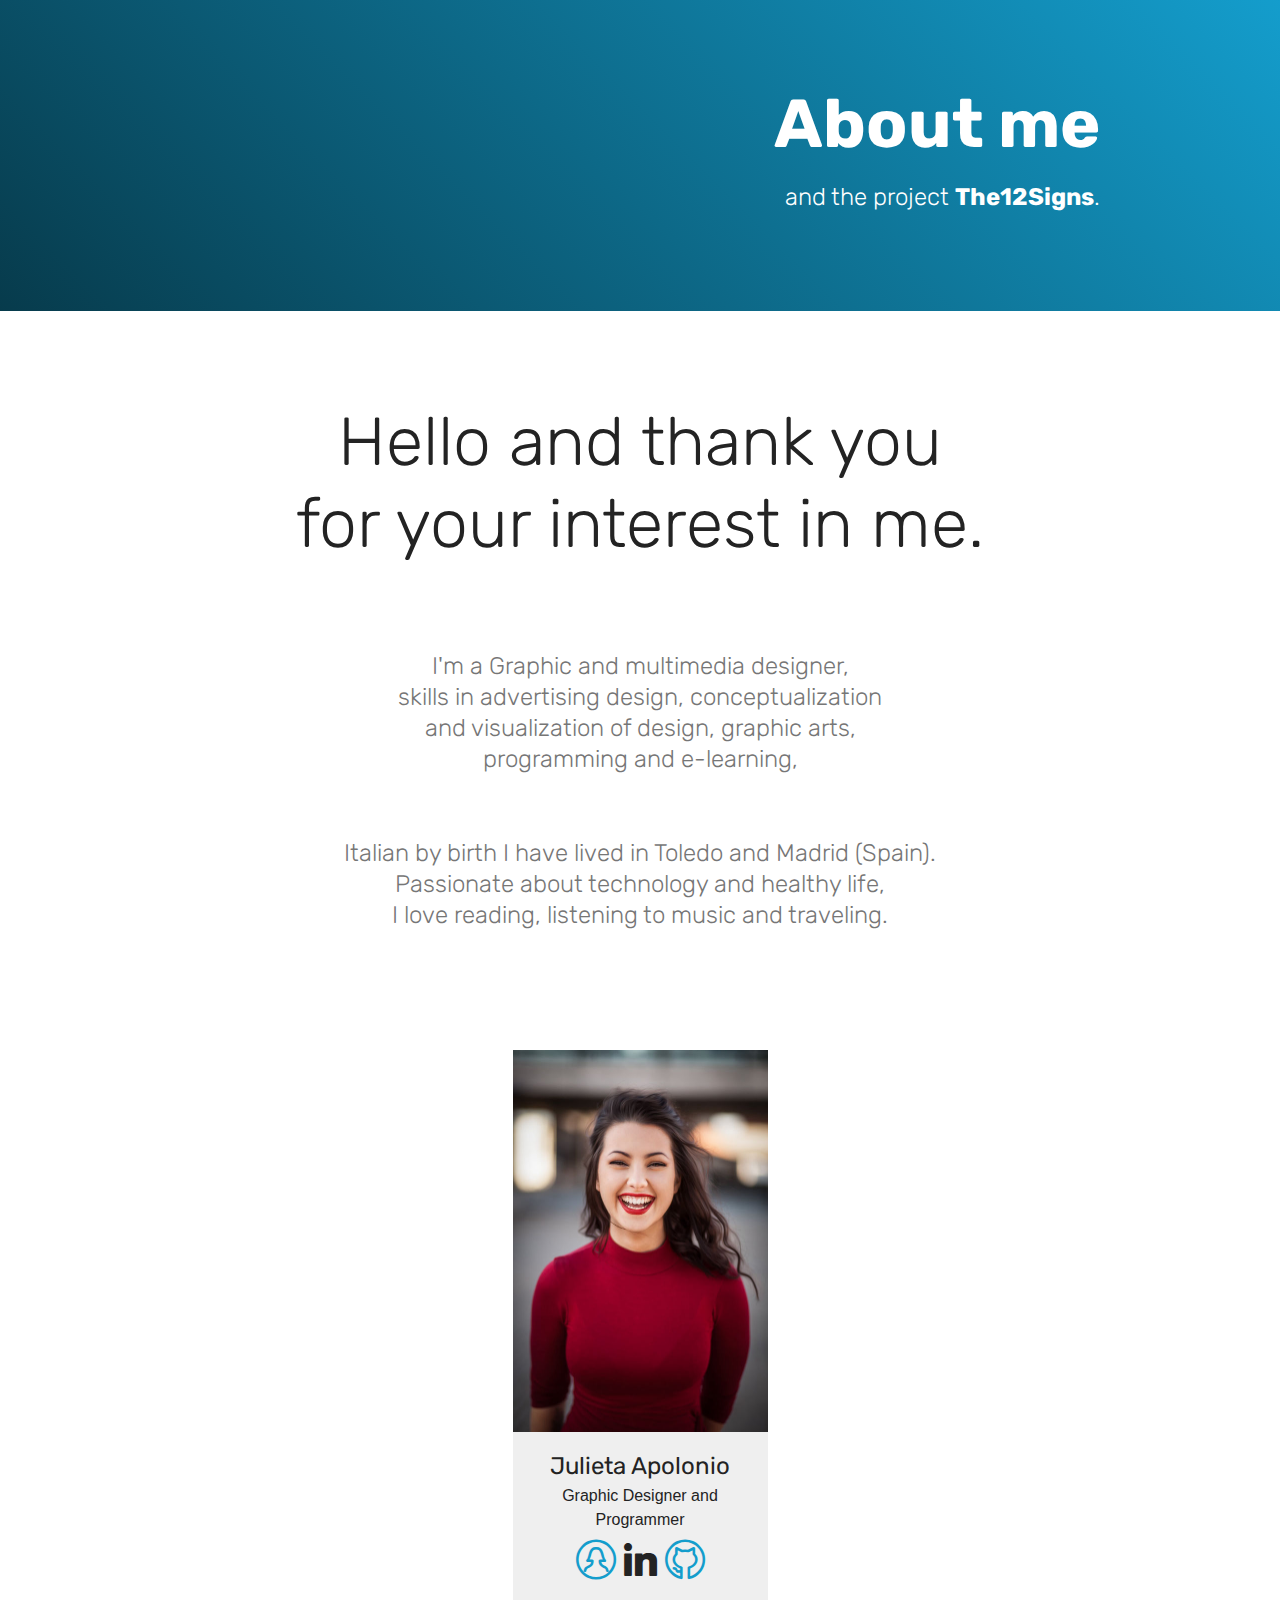
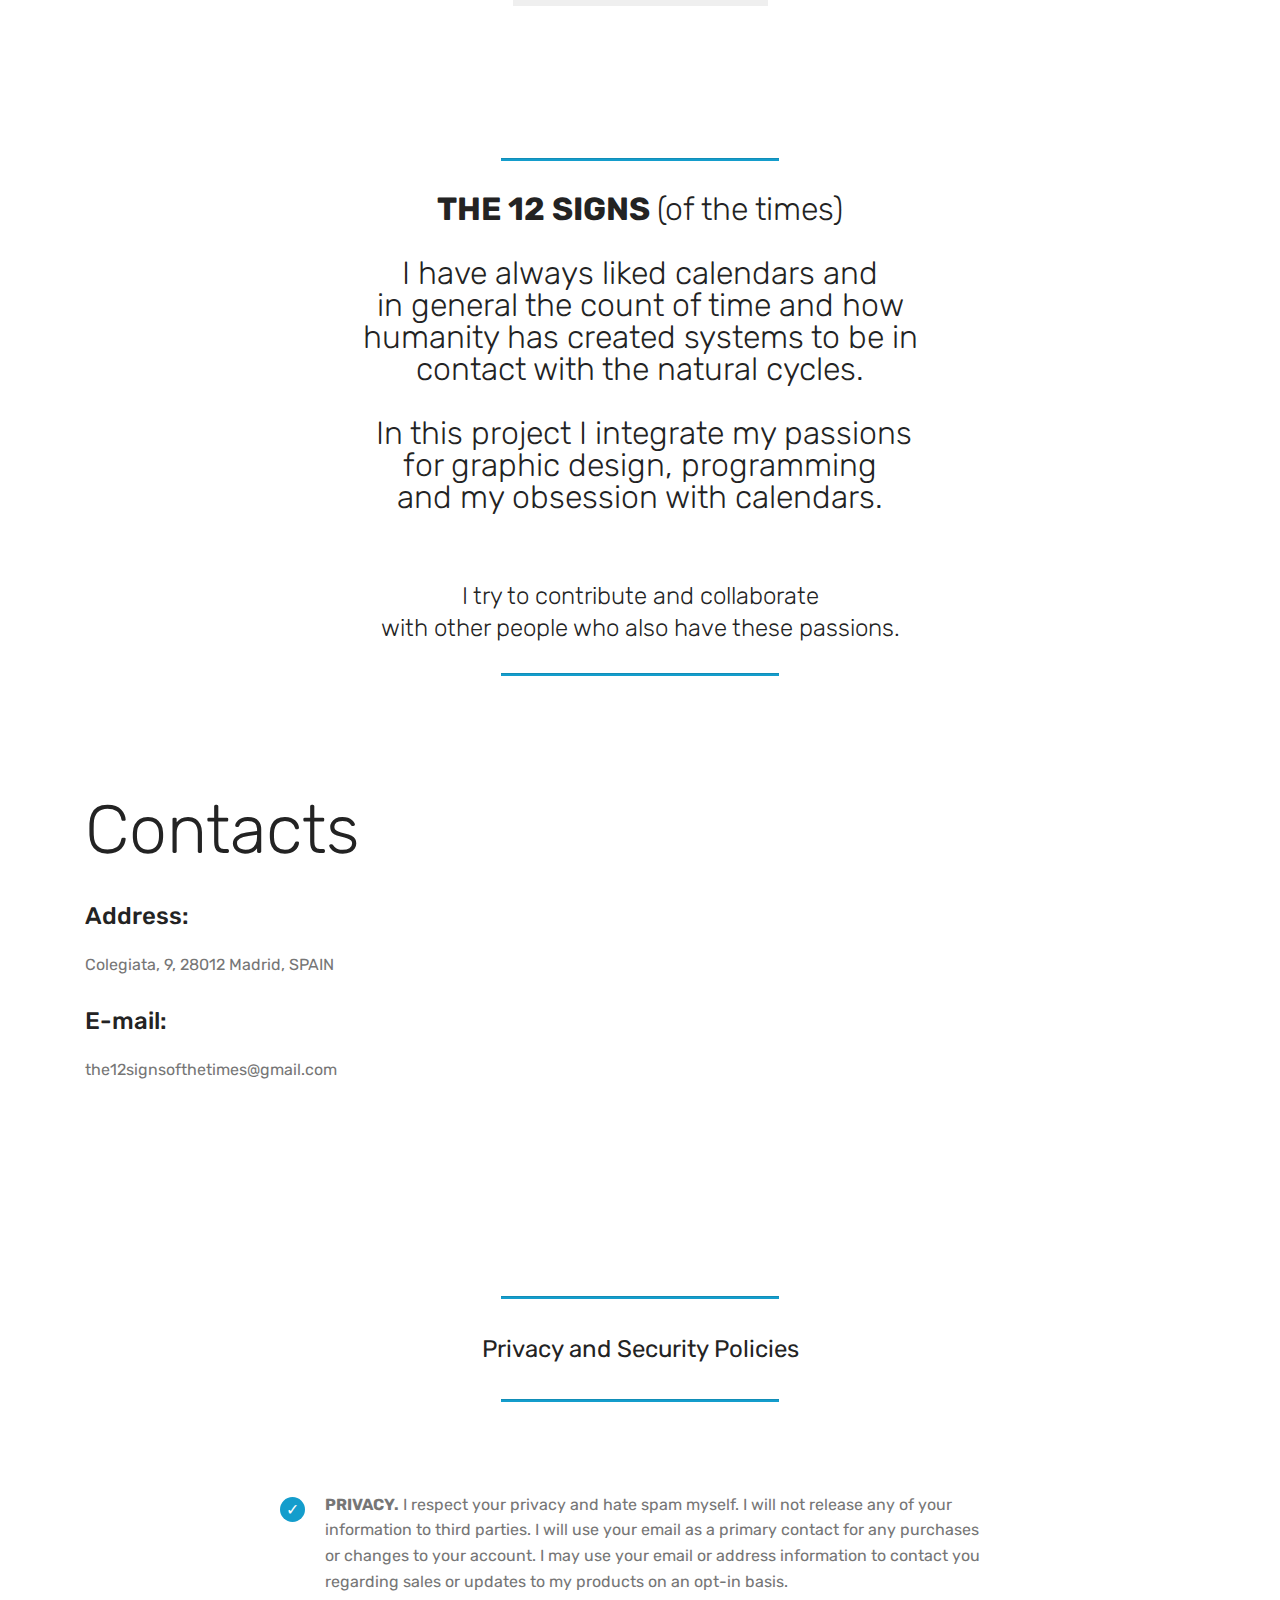
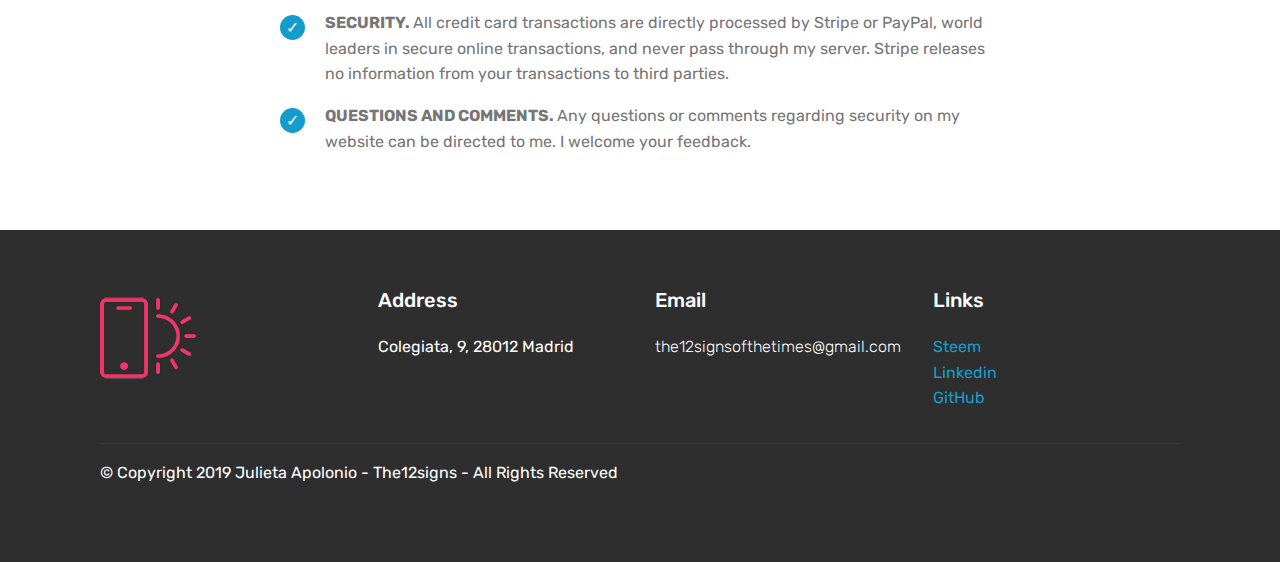
<file: page3.html>
<!DOCTYPE html>
<html  >
<head>
  <!-- Site made with Mobirise Website Builder v4.9.6, https://mobirise.com -->
  <meta charset="UTF-8">
  <meta http-equiv="X-UA-Compatible" content="IE=edge">
  <meta name="generator" content="Mobirise v4.9.6, mobirise.com">
  <meta name="viewport" content="width=device-width, initial-scale=1, minimum-scale=1">
  <link rel="shortcut icon" href="assets/images/favion-128x128.png" type="image/x-icon">
  <meta name="description" content="Thank You Page">
  
  <title>About me</title>
  <link rel="stylesheet" href="assets/web/assets/mobirise-icons/mobirise-icons.css">
  <link rel="stylesheet" href="assets/web/assets/mobirise-icons-bold/mobirise-icons-bold.css">
  <link rel="stylesheet" href="assets/tether/tether.min.css">
  <link rel="stylesheet" href="assets/bootstrap/css/bootstrap.min.css">
  <link rel="stylesheet" href="assets/bootstrap/css/bootstrap-grid.min.css">
  <link rel="stylesheet" href="assets/bootstrap/css/bootstrap-reboot.min.css">
  <link rel="stylesheet" href="assets/soundcloud-plugin/style.css">
  <link rel="stylesheet" href="assets/socicon/css/styles.css">
  <link rel="stylesheet" href="assets/theme/css/style.css">
  <link rel="stylesheet" href="assets/mobirise/css/mbr-additional.css" type="text/css">
  
  
  
</head>
<body>
  <section class="mbr-section info2 cid-rluexMwY2L" id="info2-2p">

    

    

    <div class="container">
        <div class="row main justify-content-center">
            <div class="media-container-column col-12 col-lg-3 col-md-4">
                
            </div>
            <div class="media-container-column title col-12 col-lg-7 col-md-6">
                <h2 class="align-right mbr-bold mbr-white pb-3 mbr-fonts-style display-1">
                    About me<br></h2>
                <h3 class="mbr-section-subtitle align-right mbr-light mbr-white mbr-fonts-style display-5">and the project <strong>The12Signs</strong>.</h3>
            </div>
        </div>
    </div>
</section>

<section class="engine"><a href="https://mobirise.info/a">online web builder</a></section><section class="team1 cid-rlUINpnAde" id="team1-11">
    
    
    
    <div class="container align-center">
        <h2 class="pb-3 mbr-fonts-style mbr-section-title display-1">Hello and thank you<br> for your interest in me.</h2>
        <h3 class="pb-5 mbr-section-subtitle mbr-fonts-style mbr-light display-5"><br><br>I'm a Graphic and multimedia designer, <br>skills in advertising design, conceptualization <br>and visualization of design, graphic arts, <br><div>programming and e-learning,</div><br><div><br></div><div>Italian by birth I have lived in Toledo and Madrid (Spain). </div><div>Passionate about technology and healthy life, <br>I love reading, listening to music and traveling.</div><div><br></div><div><br></div></h3>
        <div class="row media-row">
            
        <div class="team-item col-lg-3 col-md-6">
                <div class="item-image">
                    <img src="assets/images/face2-510x765.jpg" alt="" title="">
                </div>
                <div class="item-caption py-3">
                    <div class="item-name px-2">
                        <p class="mbr-fonts-style display-5">
                           Julieta Apolonio</p>
                    </div>
                    <div class="item-role px-2">
                        <p>Graphic Designer and Programmer</p>
                    </div>
                    <div class="item-social pt-2">
                        <a href="https://steemit.com/@albazeus" target="_blank">
                            <span class="p-1 mbr-iconfont mbr-iconfont-social mbrib-user2" style="font-size: 40px;"></span>
                        </a>
                        <a href="https://www.linkedin.com/in/julieta-apolonio/" target="_blank">
                            <span class="p-1 mbr-iconfont mbr-iconfont-social socicon-linkedin socicon" style="font-size: 33px;"></span>
                        </a>
                        
                            <a href="https://github.com/the12signs" target="_blank"><span class="p-1 mbr-iconfont mbr-iconfont-social mbrib-github" style="font-size: 40px;"></span></a>
                        
                        <a href="https://www.linkedin.com/in/mobirise" target="_blank">
                            
                        </a>
                        <a href="https://www.instagram.com/mobirise/" target="_blank">
                            
                        </a>
                        <a href="https://www.youtube.com/channel/UCt_tncVAetpK5JeM8L-8jyw" target="_blank">    
                            
                        </a>
                    </div>
                </div>
            </div></div>    
    </div>
</section>

<section class="mbr-section article content9 cid-rlV3KEXYTL" id="content9-1b">
    
     

    <div class="container">
        <div class="inner-container" style="width: 100%;">
            <hr class="line" style="width: 25%;">
            <div class="section-text align-center mbr-fonts-style display-2"><strong>
                    THE 12 SIGNS </strong>(of the times)<br><br>I have always liked calendars and <br>in general the count of time and how <br>humanity has created systems to be in<br>contact with the natural cycles.<div><br></div><div>&nbsp;In this project I integrate my passions <br>for graphic design, programming <br>and my obsession with calendars.</div><div><span style="font-size: 1.5rem;"><br></span></div><br><div><span style="font-size: 1.5rem;">I try to contribute and collaborate </span></div><div><span style="font-size: 1.5rem;">with other people who also have these passions.</span><br></div></div>
            <hr class="line" style="width: 25%;">
        </div>
        </div>
</section>

<section class="mbr-section contacts1 cid-rlUKaLJ8zW" id="contacts1-13">
    <!---->
    
    <!---->
    <!--Overlay-->
    
    <!--Container-->
    <div class="container">
        <div class="row">
            <!--Titles-->
            <div class="title col-12">
                <h2 class="align-left mbr-fonts-style display-1">Contacts</h2>
                
            </div>
            <!--Left-->
            <div class="col-12 col-md-6">
                <div class="left-block wrapper">
                    <div class="b b-adress">
                        <h5 class="align-left mbr-fonts-style m-0 display-5">
                            Address:
                        </h5>
                        <p class="mbr-text align-left mbr-fonts-style display-7">Colegiata, 9, 28012 Madrid, SPAIN</p>
                    </div>
                    
                    <div class="b b-mail">
                        <h5 class="align-left mbr-fonts-style m-0 display-5">
                            E-mail:
                        </h5>
                        <p class="mbr-text align-left mbr-fonts-style display-7">the12signsofthetimes@gmail.com
                        </p>
                    </div>
                </div>
            </div>
            <!--Right-->
            <div class="col-12 col-md-6">
                <div class="google-map"><iframe frameborder="0" style="border:0" src="https://www.google.com/maps/embed/v1/place?key=AIzaSyAEIpgj38KyLFELm2bK9Y7krBkz1K-cMq8&amp;q=place_id:ChIJ7afghtUnQg0RcSdF_zXx1Q4" allowfullscreen=""></iframe></div>
            </div>
        </div>
    </div>
</section>

<section class="mbr-section article content9 cid-rlXMpGVdrH" id="content9-1y">
    
     

    <div class="container">
        <div class="inner-container" style="width: 100%;">
            <hr class="line" style="width: 25%;">
            <div class="section-text align-center mbr-fonts-style display-5">Privacy and Security Policies</div>
            <hr class="line" style="width: 25%;">
        </div>
        </div>
</section>

<section class="mbr-section article content12 cid-rlXKgJjz1C" id="content12-1x">
     

    <div class="container">
        <div class="media-container-row">
            <div class="mbr-text counter-container col-12 col-md-8 mbr-fonts-style display-7">
                <ul>
                    <li><strong>PRIVACY.</strong>&nbsp;I respect your privacy and hate spam myself. I will not release any of your information to third parties. I will use your email as a primary contact for any purchases or changes to your account. I may use your email or address information to contact you regarding sales or updates to my products on an opt-in basis.</li>
                    <li><strong>SECURITY.&nbsp;</strong>All credit card transactions are directly processed by Stripe or PayPal, world leaders in secure online transactions, and never pass through my server. Stripe releases no information from your transactions to third parties.</li></ul><ul>
                    <li><strong>QUESTIONS AND COMMENTS.&nbsp;</strong>Any questions or comments regarding security on my website can be directed to me. I welcome your feedback.</li></ul>
            </div>
        </div>
    </div>
</section>

<section class="cid-rlV7MM3uc0" id="footer1-1f">

    

    

    <div class="container">
        <div class="media-container-row content text-white">
            <div class="col-12 col-md-3">
                <div class="media-wrap">
                    <a href="https://mobirise.co/">
                        <img src="assets/images/logo2.png" alt="Mobirise">
                    </a>
                </div>
            </div>
            <div class="col-12 col-md-3 mbr-fonts-style display-7">
                <h5 class="pb-3">
                    Address
                </h5>
                <p class="mbr-text">Colegiata, 9, 28012 Madrid</p>
            </div>
            <div class="col-12 col-md-3 mbr-fonts-style display-4">
                <h5 class="pb-3">
                    Email</h5>
                <p class="mbr-text">the12signsofthetimes@gmail.com
                    <br><br></p>
            </div>
            <div class="col-12 col-md-3 mbr-fonts-style display-7">
                <h5 class="pb-3">
                    Links
                </h5>
                <p class="mbr-text"><a href="https://steemit.com/@albazeus">Steem</a><br><a href="https://www.linkedin.com/in/julieta-apolonio/" target="_blank">Linkedin</a><br><a href="https://github.com/the12signs" target="_blank">GitHub</a></p>
            </div>
        </div>
        <div class="footer-lower">
            <div class="media-container-row">
                <div class="col-sm-12">
                    <hr>
                </div>
            </div>
            <div class="media-container-row mbr-white">
                <div class="col-sm-6 copyright">
                    <p class="mbr-text mbr-fonts-style display-7">
                        © Copyright 2019 Julieta Apolonio - The12signs - All Rights Reserved
                    </p>
                </div>
                <div class="col-md-6">
                    
                </div>
            </div>
        </div>
    </div>
</section>


  <script src="assets/web/assets/jquery/jquery.min.js"></script>
  <script src="assets/popper/popper.min.js"></script>
  <script src="assets/tether/tether.min.js"></script>
  <script src="assets/bootstrap/js/bootstrap.min.js"></script>
  <script src="assets/smoothscroll/smooth-scroll.js"></script>
  <script src="assets/theme/js/script.js"></script>
  
  
</body>
</html>
</file>
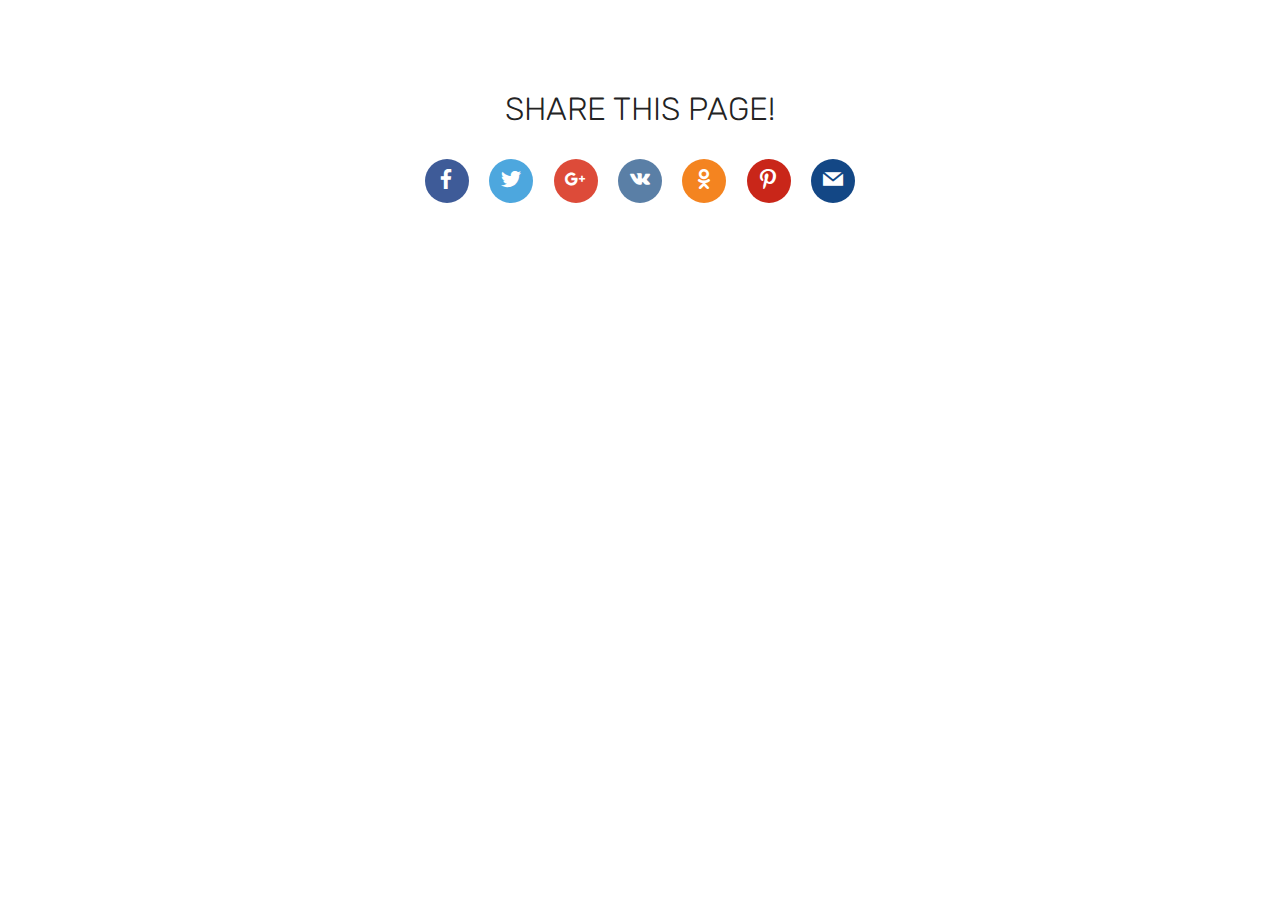
<file: page4.html>
<!DOCTYPE html>
<html  >
<head>
  <!-- Site made with Mobirise Website Builder v4.9.6, https://mobirise.com -->
  <meta charset="UTF-8">
  <meta http-equiv="X-UA-Compatible" content="IE=edge">
  <meta name="generator" content="Mobirise v4.9.6, mobirise.com">
  <meta name="viewport" content="width=device-width, initial-scale=1, minimum-scale=1">
  <link rel="shortcut icon" href="assets/images/favion-128x128.png" type="image/x-icon">
  <meta name="description" content="Web Site Builder Description">
  
  <title>socials</title>
  <link rel="stylesheet" href="assets/tether/tether.min.css">
  <link rel="stylesheet" href="assets/bootstrap/css/bootstrap.min.css">
  <link rel="stylesheet" href="assets/bootstrap/css/bootstrap-grid.min.css">
  <link rel="stylesheet" href="assets/bootstrap/css/bootstrap-reboot.min.css">
  <link rel="stylesheet" href="assets/soundcloud-plugin/style.css">
  <link rel="stylesheet" href="assets/socicon/css/styles.css">
  <link rel="stylesheet" href="assets/theme/css/style.css">
  <link rel="stylesheet" href="assets/mobirise/css/mbr-additional.css" type="text/css">
  
  
  
</head>
<body>
  <section class="cid-rlZT8JbaTH" id="social-buttons3-24">
    
    

    

    <div class="container">
        <div class="media-container-row">
            <div class="col-md-8 align-center">
                <h2 class="pb-3 mbr-section-title mbr-fonts-style display-2">
                    SHARE THIS PAGE!
                </h2>
                <div>
                    <div class="mbr-social-likes">
                        <span class="btn btn-social socicon-bg-facebook facebook mx-2" title="Share link on Facebook">
                            <i class="socicon socicon-facebook"></i>
                        </span>
                        <span class="btn btn-social twitter socicon-bg-twitter mx-2" title="Share link on Twitter">
                            <i class="socicon socicon-twitter"></i>
                        </span>
                        <span class="btn btn-social plusone socicon-bg-googleplus mx-2" title="Share link on Google+">
                            <i class="socicon socicon-googleplus"></i>
                        </span>
                        <span class="btn btn-social vkontakte socicon-bg-vkontakte mx-2" title="Share link on VKontakte">
                            <i class="socicon socicon-vkontakte"></i>
                        </span>
                        <span class="btn btn-social odnoklassniki socicon-bg-odnoklassniki mx-2" title="Share link on Odnoklassniki">
                            <i class="socicon socicon-odnoklassniki"></i>
                        </span>
                        <span class="btn btn-social pinterest socicon-bg-pinterest mx-2" title="Share link on Pinterest">
                            <i class="socicon socicon-pinterest"></i>
                        </span>
                        <span class="btn btn-social mailru socicon-bg-mail mx-2" title="Share link on Mailru">
                            <i class="socicon socicon-mail"></i>
                        </span>
                    </div>
                </div>
            </div>
        </div>
    </div>
</section>


  <section class="engine"><a href="https://mobirise.info/n">simple site templates</a></section><script src="assets/web/assets/jquery/jquery.min.js"></script>
  <script src="assets/popper/popper.min.js"></script>
  <script src="assets/tether/tether.min.js"></script>
  <script src="assets/bootstrap/js/bootstrap.min.js"></script>
  <script src="assets/smoothscroll/smooth-scroll.js"></script>
  <script src="assets/sociallikes/social-likes.js"></script>
  <script src="assets/theme/js/script.js"></script>
  
  
</body>
</html>
</file>
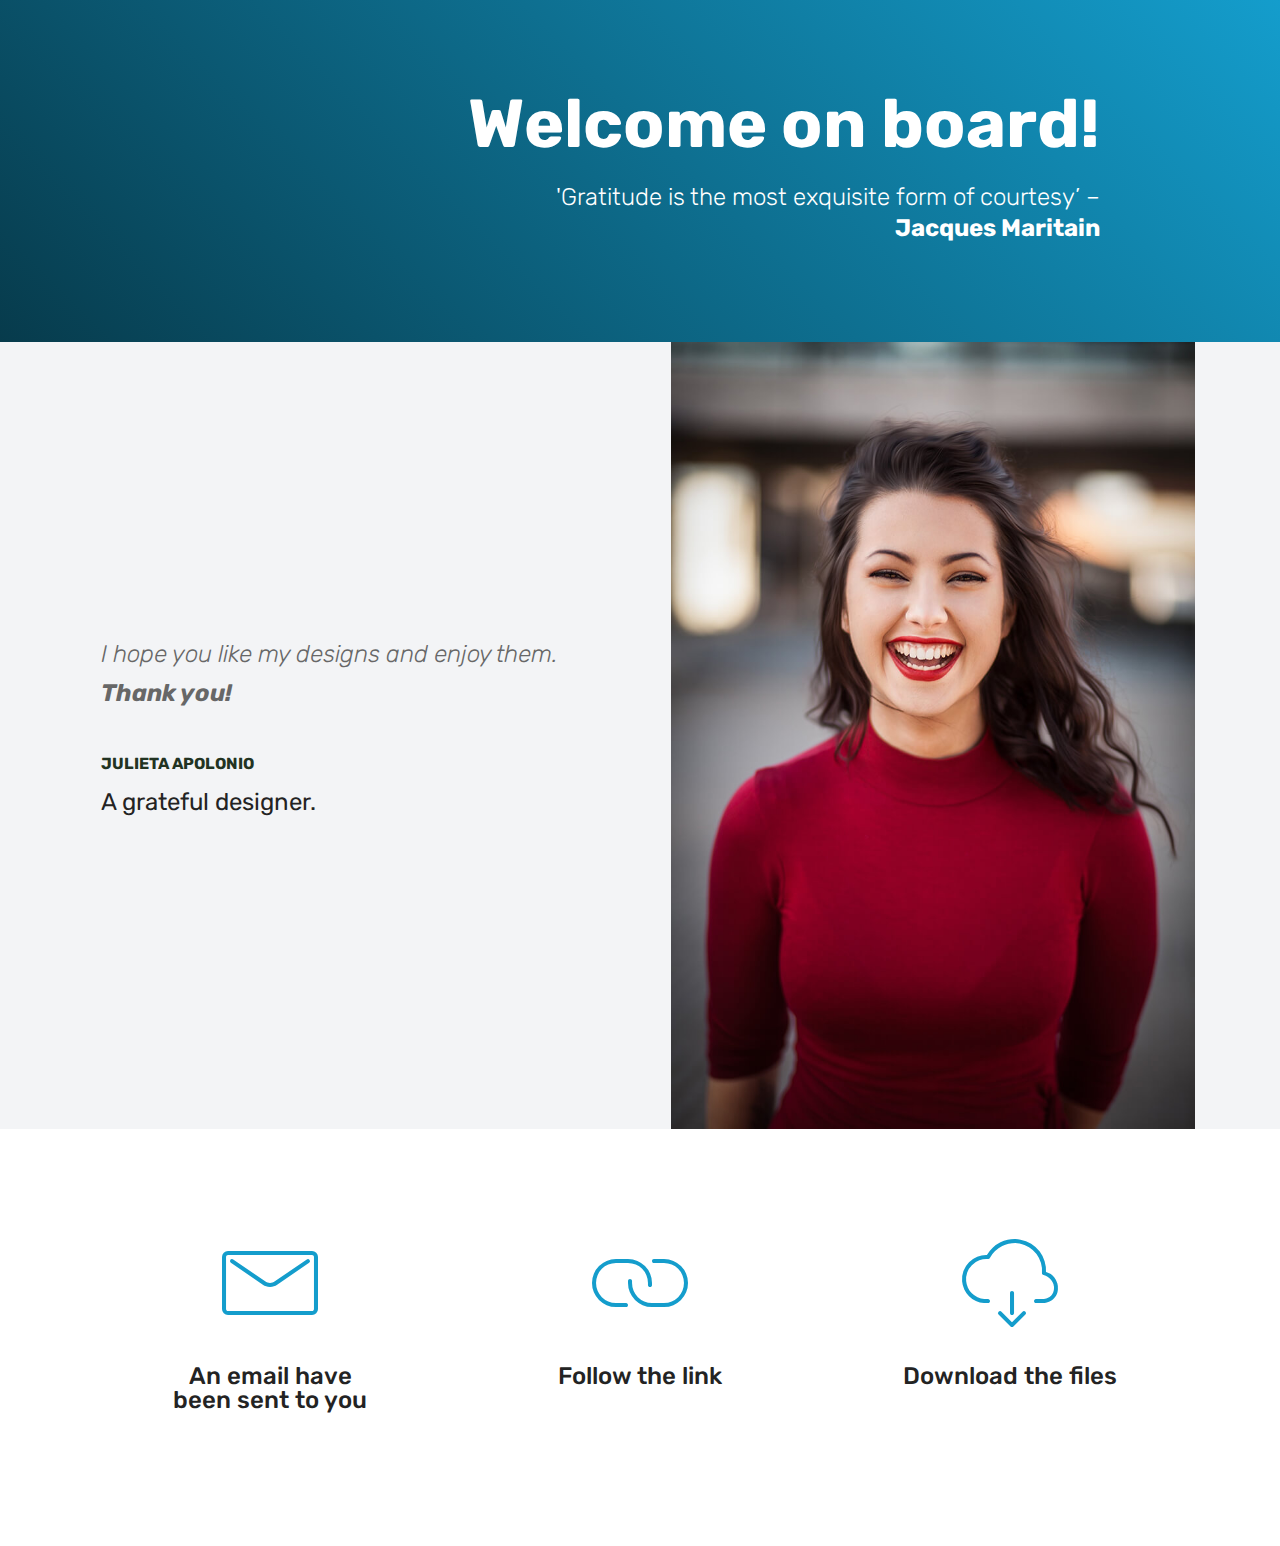
<file: thank_you_page.html>
<!DOCTYPE html>
<html  >
<head>
  <!-- Site made with Mobirise Website Builder v4.9.6, https://mobirise.com -->
  <meta charset="UTF-8">
  <meta http-equiv="X-UA-Compatible" content="IE=edge">
  <meta name="generator" content="Mobirise v4.9.6, mobirise.com">
  <meta name="viewport" content="width=device-width, initial-scale=1, minimum-scale=1">
  <link rel="shortcut icon" href="assets/images/favion-128x128.png" type="image/x-icon">
  <meta name="description" content="Thank You Page">
  
  <title>Thank You Page</title>
  <link rel="stylesheet" href="assets/web/assets/mobirise-icons/mobirise-icons.css">
  <link rel="stylesheet" href="assets/tether/tether.min.css">
  <link rel="stylesheet" href="assets/bootstrap/css/bootstrap.min.css">
  <link rel="stylesheet" href="assets/bootstrap/css/bootstrap-grid.min.css">
  <link rel="stylesheet" href="assets/bootstrap/css/bootstrap-reboot.min.css">
  <link rel="stylesheet" href="assets/soundcloud-plugin/style.css">
  <link rel="stylesheet" href="assets/theme/css/style.css">
  <link rel="stylesheet" href="assets/mobirise/css/mbr-additional.css" type="text/css">
  
  
  
</head>
<body>
  <section class="mbr-section info2 cid-rluexMwY2L" id="info2-2p">

    

    

    <div class="container">
        <div class="row main justify-content-center">
            <div class="media-container-column col-12 col-lg-3 col-md-4">
                
            </div>
            <div class="media-container-column title col-12 col-lg-7 col-md-6">
                <h2 class="align-right mbr-bold mbr-white pb-3 mbr-fonts-style display-1">
                    Welcome on board!<br></h2>
                <h3 class="mbr-section-subtitle align-right mbr-light mbr-white mbr-fonts-style display-5">'Gratitude is the most exquisite form of courtesy’
– <strong>Jacques Maritain</strong></h3>
            </div>
        </div>
    </div>
</section>

<section class="engine"><a href="https://mobirise.info/o">free portfolio web templates</a></section><section class="testimonials3 cid-rlua8eRpEN" id="testimonials3-2k">

    

    

    <div class="container">
        <div class="media-container-row">
            <div class="media-content px-3 align-self-center mbr-white py-2">
                <p class="mbr-text testimonial-text mbr-fonts-style display-5">
                   I hope you like my designs and enjoy them. <strong>Thank you!</strong></p>
                <p class="mbr-author-name pt-4 mb-2 mbr-fonts-style display-7">
                   JULIETA APOLONIO</p>
                <p class="mbr-author-desc mbr-fonts-style display-5">A grateful designer.</p>
            </div>

            <div class="mbr-figure pl-lg-5" style="width: 105%;">
              <img src="assets/images/face2.jpg">
            </div>
        </div>
    </div>
</section>

<section class="features1 cid-rlFmSxO4yh" id="features1-1u">
    
    

    
    <div class="container">
        <div class="media-container-row">

            <div class="card p-3 col-12 col-md-6 col-lg-4">
                <div class="card-img pb-3">
                    <span class="mbr-iconfont mbri-letter"></span>
                </div>
                <div class="card-box">
                    <h4 class="card-title py-3 mbr-fonts-style display-5">
                        An email have <br>been sent to you</h4>
                    
                </div>
            </div>

            <div class="card p-3 col-12 col-md-6 col-lg-4">
                <div class="card-img pb-3">
                    <span class="mbr-iconfont mbri-link"></span>
                </div>
                <div class="card-box">
                    <h4 class="card-title py-3 mbr-fonts-style display-5">
                        Follow the link</h4>
                    
                </div>
            </div>

            <div class="card p-3 col-12 col-md-6 col-lg-4">
                <div class="card-img pb-3">
                    <span class="mbr-iconfont mbri-download"></span>
                </div>
                <div class="card-box">
                    <h4 class="card-title py-3 mbr-fonts-style display-5">
                        Download the files</h4>
                    
                </div>
            </div>

            

        </div>

    </div>

</section>


  <script src="assets/web/assets/jquery/jquery.min.js"></script>
  <script src="assets/popper/popper.min.js"></script>
  <script src="assets/tether/tether.min.js"></script>
  <script src="assets/bootstrap/js/bootstrap.min.js"></script>
  <script src="assets/smoothscroll/smooth-scroll.js"></script>
  <script src="assets/theme/js/script.js"></script>
  
  
</body>
</html>
</file>
<file: assets/web/assets/mobirise-icons2/mobirise2.css>
@font-face {
  font-family: 'Moririse2';
  src:  url('mobirise2.eot?f2bix4');
  src:  url('mobirise2.eot?f2bix4#iefix') format('embedded-opentype'),
    url('mobirise2.ttf?f2bix4') format('truetype'),
    url('mobirise2.woff?f2bix4') format('woff'),
    url('mobirise2.svg?f2bix4#mobirise2') format('svg');
  font-weight: normal;
  font-style: normal;
}

[class^="mobi-"], [class*=" mobi-"] {
  /* use !important to prevent issues with browser extensions that change fonts */
  font-family: 'Moririse2' !important;
  speak: none;
  font-style: normal;
  font-weight: normal;
  font-variant: normal;
  text-transform: none;
  line-height: 1;

  /* Better Font Rendering =========== */
  -webkit-font-smoothing: antialiased;
  -moz-osx-font-smoothing: grayscale;
}

.mobi-mbri-add-submenu:before {
  content: "\e900";
}
.mobi-mbri-alert:before {
  content: "\e901";
}
.mobi-mbri-align-center:before {
  content: "\e902";
}
.mobi-mbri-align-justify:before {
  content: "\e903";
}
.mobi-mbri-align-left:before {
  content: "\e904";
}
.mobi-mbri-align-right:before {
  content: "\e905";
}
.mobi-mbri-android:before {
  content: "\e906";
}
.mobi-mbri-apple:before {
  content: "\e907";
}
.mobi-mbri-arrow-down:before {
  content: "\e908";
}
.mobi-mbri-arrow-next:before {
  content: "\e909";
}
.mobi-mbri-arrow-prev:before {
  content: "\e90a";
}
.mobi-mbri-arrow-up:before {
  content: "\e90b";
}
.mobi-mbri-bold:before {
  content: "\e90c";
}
.mobi-mbri-bookmark:before {
  content: "\e90d";
}
.mobi-mbri-bootstrap:before {
  content: "\e90e";
}
.mobi-mbri-briefcase:before {
  content: "\e90f";
}
.mobi-mbri-browse:before {
  content: "\e910";
}
.mobi-mbri-bulleted-list:before {
  content: "\e911";
}
.mobi-mbri-calendar:before {
  content: "\e912";
}
.mobi-mbri-camera:before {
  content: "\e913";
}
.mobi-mbri-cart-add:before {
  content: "\e914";
}
.mobi-mbri-cart-full:before {
  content: "\e915";
}
.mobi-mbri-cash:before {
  content: "\e916";
}
.mobi-mbri-change-style:before {
  content: "\e917";
}
.mobi-mbri-chat:before {
  content: "\e918";
}
.mobi-mbri-clock:before {
  content: "\e919";
}
.mobi-mbri-close:before {
  content: "\e91a";
}
.mobi-mbri-cloud:before {
  content: "\e91b";
}
.mobi-mbri-code:before {
  content: "\e91c";
}
.mobi-mbri-contact-form:before {
  content: "\e91d";
}
.mobi-mbri-credit-card:before {
  content: "\e91e";
}
.mobi-mbri-cursor-click:before {
  content: "\e91f";
}
.mobi-mbri-cust-feedback:before {
  content: "\e920";
}
.mobi-mbri-database:before {
  content: "\e921";
}
.mobi-mbri-delivery:before {
  content: "\e922";
}
.mobi-mbri-desktop:before {
  content: "\e923";
}
.mobi-mbri-devices:before {
  content: "\e924";
}
.mobi-mbri-down:before {
  content: "\e925";
}
.mobi-mbri-download-2:before {
  content: "\e926";
}
.mobi-mbri-download:before {
  content: "\e927";
}
.mobi-mbri-drag-n-drop-2:before {
  content: "\e928";
}
.mobi-mbri-drag-n-drop:before {
  content: "\e929";
}
.mobi-mbri-edit-2:before {
  content: "\e92a";
}
.mobi-mbri-edit:before {
  content: "\e92b";
}
.mobi-mbri-error:before {
  content: "\e92c";
}
.mobi-mbri-extension:before {
  content: "\e92d";
}
.mobi-mbri-features:before {
  content: "\e92e";
}
.mobi-mbri-file:before {
  content: "\e92f";
}
.mobi-mbri-flag:before {
  content: "\e930";
}
.mobi-mbri-folder:before {
  content: "\e931";
}
.mobi-mbri-gift:before {
  content: "\e932";
}
.mobi-mbri-github:before {
  content: "\e933";
}
.mobi-mbri-globe-2:before {
  content: "\e934";
}
.mobi-mbri-globe:before {
  content: "\e935";
}
.mobi-mbri-growing-chart:before {
  content: "\e936";
}
.mobi-mbri-hearth:before {
  content: "\e937";
}
.mobi-mbri-help:before {
  content: "\e938";
}
.mobi-mbri-home:before {
  content: "\e939";
}
.mobi-mbri-hot-cup:before {
  content: "\e93a";
}
.mobi-mbri-idea:before {
  content: "\e93b";
}
.mobi-mbri-image-gallery:before {
  content: "\e93c";
}
.mobi-mbri-image-slider:before {
  content: "\e93d";
}
.mobi-mbri-info:before {
  content: "\e93e";
}
.mobi-mbri-italic:before {
  content: "\e93f";
}
.mobi-mbri-key:before {
  content: "\e940";
}
.mobi-mbri-laptop:before {
  content: "\e941";
}
.mobi-mbri-layers:before {
  content: "\e942";
}
.mobi-mbri-left-right:before {
  content: "\e943";
}
.mobi-mbri-left:before {
  content: "\e944";
}
.mobi-mbri-letter:before {
  content: "\e945";
}
.mobi-mbri-like:before {
  content: "\e946";
}
.mobi-mbri-link:before {
  content: "\e947";
}
.mobi-mbri-lock:before {
  content: "\e948";
}
.mobi-mbri-login:before {
  content: "\e949";
}
.mobi-mbri-logout:before {
  content: "\e94a";
}
.mobi-mbri-magic-stick:before {
  content: "\e94b";
}
.mobi-mbri-map-pin:before {
  content: "\e94c";
}
.mobi-mbri-menu:before {
  content: "\e94d";
}
.mobi-mbri-mobile-2:before {
  content: "\e94e";
}
.mobi-mbri-mobile-horizontal:before {
  content: "\e94f";
}
.mobi-mbri-mobile:before {
  content: "\e950";
}
.mobi-mbri-mobirise:before {
  content: "\e951";
}
.mobi-mbri-more-horizontal:before {
  content: "\e952";
}
.mobi-mbri-more-vertical:before {
  content: "\e953";
}
.mobi-mbri-music:before {
  content: "\e954";
}
.mobi-mbri-new-file:before {
  content: "\e955";
}
.mobi-mbri-numbered-list:before {
  content: "\e956";
}
.mobi-mbri-opened-folder:before {
  content: "\e957";
}
.mobi-mbri-pages:before {
  content: "\e958";
}
.mobi-mbri-paper-plane:before {
  content: "\e959";
}
.mobi-mbri-paperclip:before {
  content: "\e95a";
}
.mobi-mbri-phone:before {
  content: "\e95b";
}
.mobi-mbri-photo:before {
  content: "\e95c";
}
.mobi-mbri-photos:before {
  content: "\e95d";
}
.mobi-mbri-pin:before {
  content: "\e95e";
}
.mobi-mbri-play:before {
  content: "\e95f";
}
.mobi-mbri-plus:before {
  content: "\e960";
}
.mobi-mbri-preview:before {
  content: "\e961";
}
.mobi-mbri-print:before {
  content: "\e962";
}
.mobi-mbri-protect:before {
  content: "\e963";
}
.mobi-mbri-question:before {
  content: "\e964";
}
.mobi-mbri-quote-left:before {
  content: "\e965";
}
.mobi-mbri-quote-right:before {
  content: "\e966";
}
.mobi-mbri-redo:before {
  content: "\e967";
}
.mobi-mbri-refresh:before {
  content: "\e968";
}
.mobi-mbri-responsive-2:before {
  content: "\e969";
}
.mobi-mbri-responsive:before {
  content: "\e96a";
}
.mobi-mbri-right:before {
  content: "\e96b";
}
.mobi-mbri-rocket:before {
  content: "\e96c";
}
.mobi-mbri-sad-face:before {
  content: "\e96d";
}
.mobi-mbri-sale:before {
  content: "\e96e";
}
.mobi-mbri-save:before {
  content: "\e96f";
}
.mobi-mbri-search:before {
  content: "\e970";
}
.mobi-mbri-setting-2:before {
  content: "\e971";
}
.mobi-mbri-setting-3:before {
  content: "\e972";
}
.mobi-mbri-setting:before {
  content: "\e973";
}
.mobi-mbri-share:before {
  content: "\e974";
}
.mobi-mbri-shopping-bag:before {
  content: "\e975";
}
.mobi-mbri-shopping-basket:before {
  content: "\e976";
}
.mobi-mbri-shopping-cart:before {
  content: "\e977";
}
.mobi-mbri-sites:before {
  content: "\e978";
}
.mobi-mbri-smile-face:before {
  content: "\e979";
}
.mobi-mbri-speed:before {
  content: "\e97a";
}
.mobi-mbri-star:before {
  content: "\e97b";
}
.mobi-mbri-success:before {
  content: "\e97c";
}
.mobi-mbri-sun:before {
  content: "\e97d";
}
.mobi-mbri-sun2:before {
  content: "\e97e";
}
.mobi-mbri-tablet-vertical:before {
  content: "\e97f";
}
.mobi-mbri-tablet:before {
  content: "\e980";
}
.mobi-mbri-target:before {
  content: "\e981";
}
.mobi-mbri-timer:before {
  content: "\e982";
}
.mobi-mbri-to-ftp:before {
  content: "\e983";
}
.mobi-mbri-to-local-drive:before {
  content: "\e984";
}
.mobi-mbri-touch-swipe:before {
  content: "\e985";
}
.mobi-mbri-touch:before {
  content: "\e986";
}
.mobi-mbri-trash:before {
  content: "\e987";
}
.mobi-mbri-underline:before {
  content: "\e988";
}
.mobi-mbri-undo:before {
  content: "\e989";
}
.mobi-mbri-unlink:before {
  content: "\e98a";
}
.mobi-mbri-unlock:before {
  content: "\e98b";
}
.mobi-mbri-up-down:before {
  content: "\e98c";
}
.mobi-mbri-up:before {
  content: "\e98d";
}
.mobi-mbri-update:before {
  content: "\e98e";
}
.mobi-mbri-upload-2:before {
  content: "\e98f";
}
.mobi-mbri-upload:before {
  content: "\e990";
}
.mobi-mbri-user-2:before {
  content: "\e991";
}
.mobi-mbri-user:before {
  content: "\e992";
}
.mobi-mbri-users:before {
  content: "\e993";
}
.mobi-mbri-video-play:before {
  content: "\e994";
}
.mobi-mbri-video:before {
  content: "\e995";
}
.mobi-mbri-watch:before {
  content: "\e996";
}
.mobi-mbri-website-theme-2:before {
  content: "\e997";
}
.mobi-mbri-website-theme:before {
  content: "\e998";
}
.mobi-mbri-wifi:before {
  content: "\e999";
}
.mobi-mbri-windows:before {
  content: "\e99a";
}
.mobi-mbri-zoom-in:before {
  content: "\e99b";
}
.mobi-mbri-zoom-out:before {
  content: "\e99c";
}
</file>
<file: assets/web/assets/mobirise-icons-bold/mobirise-icons-bold.css>
@font-face {
  font-family: 'mobirise-icons-bold';
  src:  url('mobirise-icons-bold.eot?m1l4yr');
  src:  url('mobirise-icons-bold.eot?m1l4yr#iefix') format('embedded-opentype'),
    url('mobirise-icons-bold.ttf?m1l4yr') format('truetype'),
    url('mobirise-icons-bold.woff?m1l4yr') format('woff'),
    url('mobirise-icons-bold.svg?m1l4yr#mobirise-icons-bold') format('svg');
  font-weight: normal;
  font-style: normal;
}

[class^="mbrib-"], [class*="mbrib-"] {
  /* use !important to prevent issues with browser extensions that change fonts */
  font-family: 'mobirise-icons-bold' !important;
  speak: none;
  font-style: normal;
  font-weight: normal;
  font-variant: normal;
  text-transform: none;
  line-height: 1;

  /* Better Font Rendering =========== */
  -webkit-font-smoothing: antialiased;
  -moz-osx-font-smoothing: grayscale;
}

.mbrib-add-submenu:before {
  content: "\e900";
}
.mbrib-alert:before {
  content: "\e901";
}
.mbrib-align-center:before {
  content: "\e902";
}
.mbrib-align-justify:before {
  content: "\e903";
}
.mbrib-align-left:before {
  content: "\e904";
}
.mbrib-align-right:before {
  content: "\e905";
}
.mbrib-android:before {
  content: "\e906";
}
.mbrib-apple:before {
  content: "\e907";
}
.mbrib-arrow-down:before {
  content: "\e908";
}
.mbrib-arrow-next:before {
  content: "\e909";
}
.mbrib-arrow-prev:before {
  content: "\e90a";
}
.mbrib-arrow-up:before {
  content: "\e90b";
}
.mbrib-bold:before {
  content: "\e90c";
}
.mbrib-bookmark:before {
  content: "\e90d";
}
.mbrib-bootstrap:before {
  content: "\e90e";
}
.mbrib-briefcase:before {
  content: "\e90f";
}
.mbrib-browse:before {
  content: "\e910";
}
.mbrib-bulleted-list:before {
  content: "\e911";
}
.mbrib-calendar:before {
  content: "\e912";
}
.mbrib-camera:before {
  content: "\e913";
}
.mbrib-cart-add:before {
  content: "\e914";
}
.mbrib-cart-full:before {
  content: "\e915";
}
.mbrib-cash:before {
  content: "\e916";
}
.mbrib-change-style:before {
  content: "\e917";
}
.mbrib-chat:before {
  content: "\e918";
}
.mbrib-clock:before {
  content: "\e919";
}
.mbrib-close:before {
  content: "\e91a";
}
.mbrib-cloud:before {
  content: "\e91b";
}
.mbrib-code:before {
  content: "\e91c";
}
.mbrib-contact-form:before {
  content: "\e91d";
}
.mbrib-credit-card:before {
  content: "\e91e";
}
.mbrib-cursor-click:before {
  content: "\e91f";
}
.mbrib-cust-feedback:before {
  content: "\e920";
}
.mbrib-database:before {
  content: "\e921";
}
.mbrib-delivery:before {
  content: "\e922";
}
.mbrib-desktop:before {
  content: "\e923";
}
.mbrib-devices:before {
  content: "\e924";
}
.mbrib-down:before {
  content: "\e925";
}
.mbrib-download:before {
  content: "\e926";
}
.mbrib-drag-n-drop:before {
  content: "\e927";
}
.mbrib-drag-n-drop2:before {
  content: "\e928";
}
.mbrib-edit:before {
  content: "\e929";
}
.mbrib-edit2:before {
  content: "\e92a";
}
.mbrib-error:before {
  content: "\e92b";
}
.mbrib-extension:before {
  content: "\e92c";
}
.mbrib-features:before {
  content: "\e92d";
}
.mbrib-file:before {
  content: "\e92e";
}
.mbrib-flag:before {
  content: "\e92f";
}
.mbrib-folder:before {
  content: "\e930";
}
.mbrib-gift:before {
  content: "\e931";
}
.mbrib-github:before {
  content: "\e932";
}
.mbrib-globe-2:before {
  content: "\e933";
}
.mbrib-globe:before {
  content: "\e934";
}
.mbrib-growing-chart:before {
  content: "\e935";
}
.mbrib-hearth:before {
  content: "\e936";
}
.mbrib-help:before {
  content: "\e937";
}
.mbrib-home:before {
  content: "\e938";
}
.mbrib-hot-cup:before {
  content: "\e939";
}
.mbrib-idea:before {
  content: "\e93a";
}
.mbrib-image-gallery:before {
  content: "\e93b";
}
.mbrib-image-slider:before {
  content: "\e93c";
}
.mbrib-info:before {
  content: "\e93d";
}
.mbrib-italic:before {
  content: "\e93e";
}
.mbrib-key:before {
  content: "\e93f";
}
.mbrib-laptop:before {
  content: "\e940";
}
.mbrib-layers:before {
  content: "\e941";
}
.mbrib-left-right:before {
  content: "\e942";
}
.mbrib-left:before {
  content: "\e943";
}
.mbrib-letter:before {
  content: "\e944";
}
.mbrib-like:before {
  content: "\e945";
}
.mbrib-link:before {
  content: "\e946";
}
.mbrib-lock:before {
  content: "\e947";
}
.mbrib-login:before {
  content: "\e948";
}
.mbrib-logout:before {
  content: "\e949";
}
.mbrib-magic-stick:before {
  content: "\e94a";
}
.mbrib-map-pin:before {
  content: "\e94b";
}
.mbrib-menu:before {
  content: "\e94c";
}
.mbrib-mobile:before {
  content: "\e94d";
}
.mbrib-mobile2:before {
  content: "\e94e";
}
.mbrib-mobirise:before {
  content: "\e94f";
}
.mbrib-more-horizontal:before {
  content: "\e950";
}
.mbrib-more-vertical:before {
  content: "\e951";
}
.mbrib-music:before {
  content: "\e952";
}
.mbrib-new-file:before {
  content: "\e953";
}
.mbrib-numbered-list:before {
  content: "\e954";
}
.mbrib-opened-folder:before {
  content: "\e955";
}
.mbrib-pages:before {
  content: "\e956";
}
.mbrib-paper-plane:before {
  content: "\e957";
}
.mbrib-paperclip:before {
  content: "\e958";
}
.mbrib-photo:before {
  content: "\e959";
}
.mbrib-photos:before {
  content: "\e95a";
}
.mbrib-pin:before {
  content: "\e95b";
}
.mbrib-play:before {
  content: "\e95c";
}
.mbrib-plus:before {
  content: "\e95d";
}
.mbrib-preview:before {
  content: "\e95e";
}
.mbrib-print:before {
  content: "\e95f";
}
.mbrib-protect:before {
  content: "\e960";
}
.mbrib-question:before {
  content: "\e961";
}
.mbrib-quote-left:before {
  content: "\e962";
}
.mbrib-quote-right:before {
  content: "\e963";
}
.mbrib-redo:before {
  content: "\e964";
}
.mbrib-refresh:before {
  content: "\e965";
}
.mbrib-responsive:before {
  content: "\e966";
}
.mbrib-right:before {
  content: "\e967";
}
.mbrib-rocket:before {
  content: "\e968";
}
.mbrib-sad-face:before {
  content: "\e969";
}
.mbrib-sale:before {
  content: "\e96a";
}
.mbrib-save:before {
  content: "\e96b";
}
.mbrib-search:before {
  content: "\e96c";
}
.mbrib-setting:before {
  content: "\e96d";
}
.mbrib-setting2:before {
  content: "\e96e";
}
.mbrib-setting3:before {
  content: "\e96f";
}
.mbrib-share:before {
  content: "\e970";
}
.mbrib-shopping-bag:before {
  content: "\e971";
}
.mbrib-shopping-basket:before {
  content: "\e972";
}
.mbrib-shopping-cart:before {
  content: "\e973";
}
.mbrib-sites:before {
  content: "\e974";
}
.mbrib-smile-face:before {
  content: "\e975";
}
.mbrib-speed:before {
  content: "\e976";
}
.mbrib-star:before {
  content: "\e977";
}
.mbrib-success:before {
  content: "\e978";
}
.mbrib-sun:before {
  content: "\e979";
}
.mbrib-sun2:before {
  content: "\e97a";
}
.mbrib-tablet-vertical:before {
  content: "\e97b";
}
.mbrib-tablet:before {
  content: "\e97c";
}
.mbrib-target:before {
  content: "\e97d";
}
.mbrib-timer:before {
  content: "\e97e";
}
.mbrib-to-ftp:before {
  content: "\e97f";
}
.mbrib-to-local-drive:before {
  content: "\e980";
}
.mbrib-touch-swipe:before {
  content: "\e981";
}
.mbrib-touch:before {
  content: "\e982";
}
.mbrib-trash:before {
  content: "\e983";
}
.mbrib-underline:before {
  content: "\e984";
}
.mbrib-undo:before {
  content: "\e985";
}
.mbrib-unlink:before {
  content: "\e986";
}
.mbrib-unlock:before {
  content: "\e987";
}
.mbrib-up-down:before {
  content: "\e988";
}
.mbrib-up:before {
  content: "\e989";
}
.mbrib-update:before {
  content: "\e98a";
}
.mbrib-upload:before {
  content: "\e98b";
}
.mbrib-user:before {
  content: "\e98c";
}
.mbrib-user2:before {
  content: "\e98d";
}
.mbrib-users:before {
  content: "\e98e";
}
.mbrib-video-play:before {
  content: "\e98f";
}
.mbrib-video:before {
  content: "\e990";
}
.mbrib-watch:before {
  content: "\e991";
}
.mbrib-website-theme:before {
  content: "\e992";
}
.mbrib-wifi:before {
  content: "\e993";
}
.mbrib-windows:before {
  content: "\e994";
}
.mbrib-zoom-out:before {
  content: "\e995";
}
</file>
<file: assets/web/assets/mobirise-icons/mobirise-icons.css>
@font-face {
  font-family: 'MobiriseIcons';
  src:  url('mobirise-icons.eot?spat4u');
  src:  url('mobirise-icons.eot?spat4u#iefix') format('embedded-opentype'),
    url('mobirise-icons.ttf?spat4u') format('truetype'),
    url('mobirise-icons.woff?spat4u') format('woff'),
    url('mobirise-icons.svg?spat4u#MobiriseIcons') format('svg');
  font-weight: normal;
  font-style: normal;
}

[class^="mbri-"], [class*=" mbri-"] {
  /* use !important to prevent issues with browser extensions that change fonts */
  font-family: MobiriseIcons !important;
  speak: none;
  font-style: normal;
  font-weight: normal;
  font-variant: normal;
  text-transform: none;
  line-height: 1;

  /* Better Font Rendering =========== */
  -webkit-font-smoothing: antialiased;
  -moz-osx-font-smoothing: grayscale;
}

.mbri-add-submenu:before {
  content: "\e900";
}
.mbri-alert:before {
  content: "\e901";
}
.mbri-align-center:before {
  content: "\e902";
}
.mbri-align-justify:before {
  content: "\e903";
}
.mbri-align-left:before {
  content: "\e904";
}
.mbri-align-right:before {
  content: "\e905";
}
.mbri-android:before {
  content: "\e906";
}
.mbri-apple:before {
  content: "\e907";
}
.mbri-arrow-down:before {
  content: "\e908";
}
.mbri-arrow-next:before {
  content: "\e909";
}
.mbri-arrow-prev:before {
  content: "\e90a";
}
.mbri-arrow-up:before {
  content: "\e90b";
}
.mbri-bold:before {
  content: "\e90c";
}
.mbri-bookmark:before {
  content: "\e90d";
}
.mbri-bootstrap:before {
  content: "\e90e";
}
.mbri-briefcase:before {
  content: "\e90f";
}
.mbri-browse:before {
  content: "\e910";
}
.mbri-bulleted-list:before {
  content: "\e911";
}
.mbri-calendar:before {
  content: "\e912";
}
.mbri-camera:before {
  content: "\e913";
}
.mbri-cart-add:before {
  content: "\e914";
}
.mbri-cart-full:before {
  content: "\e915";
}
.mbri-cash:before {
  content: "\e916";
}
.mbri-change-style:before {
  content: "\e917";
}
.mbri-chat:before {
  content: "\e918";
}
.mbri-clock:before {
  content: "\e919";
}
.mbri-close:before {
  content: "\e91a";
}
.mbri-cloud:before {
  content: "\e91b";
}
.mbri-code:before {
  content: "\e91c";
}
.mbri-contact-form:before {
  content: "\e91d";
}
.mbri-credit-card:before {
  content: "\e91e";
}
.mbri-cursor-click:before {
  content: "\e91f";
}
.mbri-cust-feedback:before {
  content: "\e920";
}
.mbri-database:before {
  content: "\e921";
}
.mbri-delivery:before {
  content: "\e922";
}
.mbri-desktop:before {
  content: "\e923";
}
.mbri-devices:before {
  content: "\e924";
}
.mbri-down:before {
  content: "\e925";
}
.mbri-download:before {
  content: "\e989";
}
.mbri-drag-n-drop:before {
  content: "\e927";
}
.mbri-drag-n-drop2:before {
  content: "\e928";
}
.mbri-edit:before {
  content: "\e929";
}
.mbri-edit2:before {
  content: "\e92a";
}
.mbri-error:before {
  content: "\e92b";
}
.mbri-extension:before {
  content: "\e92c";
}
.mbri-features:before {
  content: "\e92d";
}
.mbri-file:before {
  content: "\e92e";
}
.mbri-flag:before {
  content: "\e92f";
}
.mbri-folder:before {
  content: "\e930";
}
.mbri-gift:before {
  content: "\e931";
}
.mbri-github:before {
  content: "\e932";
}
.mbri-globe:before {
  content: "\e933";
}
.mbri-globe-2:before {
  content: "\e934";
}
.mbri-growing-chart:before {
  content: "\e935";
}
.mbri-hearth:before {
  content: "\e936";
}
.mbri-help:before {
  content: "\e937";
}
.mbri-home:before {
  content: "\e938";
}
.mbri-hot-cup:before {
  content: "\e939";
}
.mbri-idea:before {
  content: "\e93a";
}
.mbri-image-gallery:before {
  content: "\e93b";
}
.mbri-image-slider:before {
  content: "\e93c";
}
.mbri-info:before {
  content: "\e93d";
}
.mbri-italic:before {
  content: "\e93e";
}
.mbri-key:before {
  content: "\e93f";
}
.mbri-laptop:before {
  content: "\e940";
}
.mbri-layers:before {
  content: "\e941";
}
.mbri-left-right:before {
  content: "\e942";
}
.mbri-left:before {
  content: "\e943";
}
.mbri-letter:before {
  content: "\e944";
}
.mbri-like:before {
  content: "\e945";
}
.mbri-link:before {
  content: "\e946";
}
.mbri-lock:before {
  content: "\e947";
}
.mbri-login:before {
  content: "\e948";
}
.mbri-logout:before {
  content: "\e949";
}
.mbri-magic-stick:before {
  content: "\e94a";
}
.mbri-map-pin:before {
  content: "\e94b";
}
.mbri-menu:before {
  content: "\e94c";
}
.mbri-mobile:before {
  content: "\e94d";
}
.mbri-mobile2:before {
  content: "\e94e";
}
.mbri-mobirise:before {
  content: "\e94f";
}
.mbri-more-horizontal:before {
  content: "\e950";
}
.mbri-more-vertical:before {
  content: "\e951";
}
.mbri-music:before {
  content: "\e952";
}
.mbri-new-file:before {
  content: "\e953";
}
.mbri-numbered-list:before {
  content: "\e954";
}
.mbri-opened-folder:before {
  content: "\e955";
}
.mbri-pages:before {
  content: "\e956";
}
.mbri-paper-plane:before {
  content: "\e957";
}
.mbri-paperclip:before {
  content: "\e958";
}
.mbri-photo:before {
  content: "\e959";
}
.mbri-photos:before {
  content: "\e95a";
}
.mbri-pin:before {
  content: "\e95b";
}
.mbri-play:before {
  content: "\e95c";
}
.mbri-plus:before {
  content: "\e95d";
}
.mbri-preview:before {
  content: "\e95e";
}
.mbri-print:before {
  content: "\e95f";
}
.mbri-protect:before {
  content: "\e960";
}
.mbri-question:before {
  content: "\e961";
}
.mbri-quote-left:before {
  content: "\e962";
}
.mbri-quote-right:before {
  content: "\e963";
}
.mbri-refresh:before {
  content: "\e964";
}
.mbri-responsive:before {
  content: "\e965";
}
.mbri-right:before {
  content: "\e966";
}
.mbri-rocket:before {
  content: "\e967";
}
.mbri-sad-face:before {
  content: "\e968";
}
.mbri-sale:before {
  content: "\e969";
}
.mbri-save:before {
  content: "\e96a";
}
.mbri-search:before {
  content: "\e96b";
}
.mbri-setting:before {
  content: "\e96c";
}
.mbri-setting2:before {
  content: "\e96d";
}
.mbri-setting3:before {
  content: "\e96e";
}
.mbri-share:before {
  content: "\e96f";
}
.mbri-shopping-bag:before {
  content: "\e970";
}
.mbri-shopping-basket:before {
  content: "\e971";
}
.mbri-shopping-cart:before {
  content: "\e972";
}
.mbri-sites:before {
  content: "\e973";
}
.mbri-smile-face:before {
  content: "\e974";
}
.mbri-speed:before {
  content: "\e975";
}
.mbri-star:before {
  content: "\e976";
}
.mbri-success:before {
  content: "\e977";
}
.mbri-sun:before {
  content: "\e978";
}
.mbri-sun2:before {
  content: "\e979";
}
.mbri-tablet:before {
  content: "\e97a";
}
.mbri-tablet-vertical:before {
  content: "\e97b";
}
.mbri-target:before {
  content: "\e97c";
}
.mbri-timer:before {
  content: "\e97d";
}
.mbri-to-ftp:before {
  content: "\e97e";
}
.mbri-to-local-drive:before {
  content: "\e97f";
}
.mbri-touch-swipe:before {
  content: "\e980";
}
.mbri-touch:before {
  content: "\e981";
}
.mbri-trash:before {
  content: "\e982";
}
.mbri-underline:before {
  content: "\e983";
}
.mbri-unlink:before {
  content: "\e984";
}
.mbri-unlock:before {
  content: "\e985";
}
.mbri-up-down:before {
  content: "\e986";
}
.mbri-up:before {
  content: "\e987";
}
.mbri-update:before {
  content: "\e988";
}
.mbri-upload:before {
 content: "\e926"; 
}
.mbri-user:before {
  content: "\e98a";
}
.mbri-user2:before {
  content: "\e98b";
}
.mbri-users:before {
  content: "\e98c";
}
.mbri-video:before {
  content: "\e98d";
}
.mbri-video-play:before {
  content: "\e98e";
}
.mbri-watch:before {
  content: "\e98f";
}
.mbri-website-theme:before {
  content: "\e990";
}
.mbri-wifi:before {
  content: "\e991";
}
.mbri-windows:before {
  content: "\e992";
}
.mbri-zoom-out:before {
  content: "\e993";
}
.mbri-redo:before {
  content: "\e994";
}
.mbri-undo:before {
  content: "\e995";
}
</file>
<file: assets/soundcloud-plugin/style.css>
.addons-container {
  position: relative;
  margin-left: auto;
  margin-right: auto;
  padding-right: 15px;
  padding-left: 15px; }
  @media (min-width: 576px) {
    .addons-container {
      padding-right: 15px;
      padding-left: 15px; } }
  @media (min-width: 768px) {
    .addons-container {
      padding-right: 15px;
      padding-left: 15px; } }
  @media (min-width: 992px) {
    .addons-container {
      padding-right: 15px;
      padding-left: 15px; } }
  @media (min-width: 1200px) {
    .addons-container {
      padding-right: 15px;
      padding-left: 15px; } }
  @media (min-width: 576px) {
    .addons-container {
      width: 540px;
      max-width: 100%; } }
  @media (min-width: 768px) {
    .addons-container {
      width: 720px;
      max-width: 100%; } }
  @media (min-width: 992px) {
    .addons-container {
      width: 960px;
      max-width: 100%; } }
  @media (min-width: 1200px) {
    .addons-container {
      width: 1140px;
      max-width: 100%; } }

.addons-container-inner{
    position: relative;
    width: 100%;
    min-height: 1px;
    padding-right: 15px;
    padding-left: 15px;
}
@media (min-width: 567px) {
    .addons-container-inner{
        -ms-flex: 0 0 66.666667%;
        flex: 0 0 66.666667%;
        max-width: 66.666667%;
    }
}
.addons-row{
    display: flex;
    justify-content:center;
}
</file>
<file: assets/theme/css/style.css>
/*!
 * Mobirise v4 theme (https://mobirise.com/)
 * Copyright 2017 Mobirise
 */
section {
  background-color: #eeeeee; }

section,
.container,
.container-fluid {
  position: relative;
  word-wrap: break-word; }

a.mbr-iconfont:hover {
  text-decoration: none; }

.article .lead p, .article .lead ul, .article .lead ol, .article .lead pre, .article .lead blockquote {
  margin-bottom: 0; }

a {
  font-style: normal;
  font-weight: 400;
  cursor: pointer; }
  a, a:hover {
    text-decoration: none; }

figure {
  margin-bottom: 0; }

body {
  color: #232323; }

h1, h2, h3, h4, h5, h6,
.h1, .h2, .h3, .h4, .h5, .h6,
.display-1, .display-2, .display-3, .display-4 {
  line-height: 1;
  word-break: break-word;
  word-wrap: break-word; }

b, strong {
  font-weight: bold; }

blockquote {
  padding: 10px 0 10px 20px;
  position: relative;
  border-left: 2px solid;
  border-color: #ff3366; }

input:-webkit-autofill, input:-webkit-autofill:hover, input:-webkit-autofill:focus, input:-webkit-autofill:active {
  transition-delay: 9999s;
  transition-property: background-color, color; }

textarea[type="hidden"] {
  display: none; }

body {
  position: relative; }

section {
  background-position: 50% 50%;
  background-repeat: no-repeat;
  background-size: cover; }
  section .mbr-background-video,
  section .mbr-background-video-preview {
    position: absolute;
    bottom: 0;
    left: 0;
    right: 0;
    top: 0; }

.hidden {
  visibility: hidden; }

.mbr-z-index20 {
  z-index: 20; }

/*! Base colors */
.mbr-white {
  color: #ffffff; }

.mbr-black {
  color: #000000; }

.mbr-bg-white {
  background-color: #ffffff; }

.mbr-bg-black {
  background-color: #000000; }

/*! Text-aligns */
.align-left {
  text-align: left; }

.align-center {
  text-align: center; }

.align-right {
  text-align: right; }

@media (max-width: 767px) {
  .align-left, .align-center, .align-right, .mbr-section-btn, .mbr-section-title {
    text-align: center; } }
/*! Font-weight  */
.mbr-light {
  font-weight: 300; }

.mbr-regular {
  font-weight: 400; }

.mbr-semibold {
  font-weight: 500; }

.mbr-bold {
  font-weight: 700; }

/*! Media  */
.media-size-item {
  -webkit-flex: 1 1 auto;
  -moz-flex: 1 1 auto;
  -ms-flex: 1 1 auto;
  -o-flex: 1 1 auto;
  flex: 1 1 auto; }

.media-content {
  -webkit-flex-basis: 100%;
  flex-basis: 100%; }

.media-container-row {
  display: -ms-flexbox;
  display: -webkit-flex;
  display: flex;
  -webkit-flex-direction: row;
  -ms-flex-direction: row;
  flex-direction: row;
  -webkit-flex-wrap: wrap;
  -ms-flex-wrap: wrap;
  flex-wrap: wrap;
  -webkit-justify-content: center;
  -ms-flex-pack: center;
  justify-content: center;
  -webkit-align-content: center;
  -ms-flex-line-pack: center;
  align-content: center;
  -webkit-align-items: start;
  -ms-flex-align: start;
  align-items: start; }
  .media-container-row .media-size-item {
    width: 400px; }

.media-container-column {
  display: -ms-flexbox;
  display: -webkit-flex;
  display: flex;
  -webkit-flex-direction: column;
  -ms-flex-direction: column;
  flex-direction: column;
  -webkit-flex-wrap: wrap;
  -ms-flex-wrap: wrap;
  flex-wrap: wrap;
  -webkit-justify-content: center;
  -ms-flex-pack: center;
  justify-content: center;
  -webkit-align-content: center;
  -ms-flex-line-pack: center;
  align-content: center;
  -webkit-align-items: stretch;
  -ms-flex-align: stretch;
  align-items: stretch; }
  .media-container-column > * {
    width: 100%; }

@media (min-width: 992px) {
  .media-container-row {
    -webkit-flex-wrap: nowrap;
    -ms-flex-wrap: nowrap;
    flex-wrap: nowrap; } }
figure {
  overflow: hidden; }

figure[mbr-media-size] {
  transition: width 0.1s; }

.mbr-figure img, .mbr-figure iframe {
  display: block;
  width: 100%; }

.card {
  background-color: transparent;
  border: none; }

.card-img {
  text-align: center;
  flex-shrink: 0;
  -webkit-flex-shrink: 0; }

.media {
  max-width: 100%;
  margin: 0 auto; }

.mbr-figure {
  -ms-flex-item-align: center;
  -ms-grid-row-align: center;
  -webkit-align-self: center;
  align-self: center; }

.media-container > div {
  max-width: 100%; }

.mbr-figure img, .card-img img {
  width: 100%; }

@media (max-width: 991px) {
  .media-size-item {
    width: auto !important; }

  .media {
    width: auto; }

  .mbr-figure {
    width: 100% !important; } }
/*! Buttons */
.mbr-section-btn {
  margin-left: -.25rem;
  margin-right: -.25rem;
  font-size: 0; }

nav .mbr-section-btn {
  margin-left: 0rem;
  margin-right: 0rem; }

/*! Btn icon margin */
.btn .mbr-iconfont, .btn.btn-sm .mbr-iconfont {
  cursor: pointer;
  margin-right: 0.5rem; }

.btn.btn-md .mbr-iconfont, .btn.btn-md .mbr-iconfont {
  margin-right: 0.8rem; }

.mbr-regular {
  font-weight: 400; }

.mbr-semibold {
  font-weight: 500; }

.mbr-bold {
  font-weight: 700; }

[type="submit"] {
  -webkit-appearance: none; }

/*! Full-screen */
.mbr-fullscreen .mbr-overlay {
  min-height: 100vh; }

.mbr-fullscreen {
  display: flex;
  display: -webkit-flex;
  display: -moz-flex;
  display: -ms-flex;
  display: -o-flex;
  align-items: center;
  -webkit-align-items: center;
  min-height: 100vh;
  padding-top: 3rem;
  padding-bottom: 3rem; }

/*! Map */
.map {
  height: 25rem;
  position: relative; }
  .map iframe {
    width: 100%;
    height: 100%; }

/* Form */
.form-asterisk {
  font-family: initial;
  position: absolute;
  top: -2px;
  font-weight: normal; }

/*! Scroll to top arrow */
.mbr-arrow-up {
  bottom: 25px;
  right: 90px;
  position: fixed;
  text-align: right;
  z-index: 5000;
  color: #ffffff;
  font-size: 32px;
  transform: rotate(180deg);
  -webkit-transform: rotate(180deg); }

.mbr-arrow-up a {
  background: rgba(0, 0, 0, 0.2);
  border-radius: 3px;
  color: #fff;
  display: inline-block;
  height: 60px;
  width: 60px;
  outline-style: none !important;
  position: relative;
  text-decoration: none;
  transition: all .3s ease-in-out;
  cursor: pointer;
  text-align: center; }
  .mbr-arrow-up a:hover {
    background-color: rgba(0, 0, 0, 0.4); }
  .mbr-arrow-up a i {
    line-height: 60px; }

.mbr-arrow-up-icon {
  display: block;
  color: #fff; }

.mbr-arrow-up-icon::before {
  content: "\203a";
  display: inline-block;
  font-family: serif;
  font-size: 32px;
  line-height: 1;
  font-style: normal;
  position: relative;
  top: 6px;
  left: -4px;
  -webkit-transform: rotate(-90deg);
  transform: rotate(-90deg); }

/*! Arrow Down */
.mbr-arrow {
  position: absolute;
  bottom: 45px;
  left: 50%;
  width: 60px;
  height: 60px;
  cursor: pointer;
  background-color: rgba(80, 80, 80, 0.5);
  border-radius: 50%;
  -webkit-transform: translateX(-50%);
  transform: translateX(-50%); }
  .mbr-arrow > a {
    display: inline-block;
    text-decoration: none;
    outline-style: none;
    -webkit-animation: arrowdown 1.7s ease-in-out infinite;
    animation: arrowdown 1.7s ease-in-out infinite; }
    .mbr-arrow > a > i {
      position: absolute;
      top: -2px;
      left: 15px;
      font-size: 2rem; }

@keyframes arrowdown {
  0% {
    transform: translateY(0px);
    -webkit-transform: translateY(0px); }
  50% {
    transform: translateY(-5px);
    -webkit-transform: translateY(-5px); }
  100% {
    transform: translateY(0px);
    -webkit-transform: translateY(0px); } }
@-webkit-keyframes arrowdown {
  0% {
    transform: translateY(0px);
    -webkit-transform: translateY(0px); }
  50% {
    transform: translateY(-5px);
    -webkit-transform: translateY(-5px); }
  100% {
    transform: translateY(0px);
    -webkit-transform: translateY(0px); } }
@media (max-width: 500px) {
  .mbr-arrow-up {
    left: 50%;
    right: auto;
    transform: translateX(-50%) rotate(180deg);
    -webkit-transform: translateX(-50%) rotate(180deg); } }
/*Gradients animation*/
@keyframes gradient-animation {
  from {
    background-position: 0% 100%;
    animation-timing-function: ease-in-out; }
  to {
    background-position: 100% 0%;
    animation-timing-function: ease-in-out; } }
@-webkit-keyframes gradient-animation {
  from {
    background-position: 0% 100%;
    animation-timing-function: ease-in-out; }
  to {
    background-position: 100% 0%;
    animation-timing-function: ease-in-out; } }
.bg-gradient {
  background-size: 200% 200%;
  animation: gradient-animation 5s infinite alternate;
  -webkit-animation: gradient-animation 5s infinite alternate; }

.menu .navbar-brand {
  display: -webkit-flex; }
  .menu .navbar-brand span {
    display: flex;
    display: -webkit-flex; }
  .menu .navbar-brand .navbar-caption-wrap {
    display: -webkit-flex; }
  .menu .navbar-brand .navbar-logo img {
    display: -webkit-flex; }
@media (min-width: 768px) and (max-width: 991px) {
  .menu .navbar-toggleable-sm .navbar-nav {
    display: -webkit-box;
    display: -webkit-flex;
    display: -ms-flexbox; } }
@media (min-width: 992px) {
  .menu .navbar-nav.nav-dropdown {
    display: -webkit-flex; }
  .menu .navbar-toggleable-sm .navbar-collapse {
    display: -webkit-flex !important; } }
@media (max-width: 767px) {
  .menu .navbar-collapse {
    max-height: 80vh; }
  .menu .dropdown-menu {
    max-height: 60vh; } }

.navbar {
  display: -webkit-flex;
  -webkit-flex-wrap: wrap;
  -webkit-align-items: center;
  -webkit-justify-content: space-between; }

.navbar-collapse {
  -webkit-flex-basis: 100%;
  -webkit-flex-grow: 1;
  -webkit-align-items: center; }

.nav-dropdown .link {
  padding: .667em 1.667em !important;
  margin: 0 !important; }

.nav {
  display: -webkit-flex;
  -webkit-flex-wrap: wrap; }

.row {
  display: -webkit-flex;
  -webkit-flex-wrap: wrap; }

.justify-content-center {
  -webkit-justify-content: center; }

.form-inline {
  display: -webkit-flex;
  -webkit-flex-flow: row wrap;
  -webkit-align-items: center; }

.card-wrapper {
  -webkit-flex: 1; }

.carousel-control {
  z-index: 10;
  display: -webkit-flex;
  -webkit-align-items: center;
  -webkit-justify-content: center; }

.carousel-controls {
  display: -webkit-flex; }

.media {
  display: -webkit-flex; }

.jq-selectbox__select {
  padding: 1.07em .5em;
  position: absolute;
  top: 0;
  left: 0;
  width: 100%; }

.jq-selectbox__dropdown {
  position: absolute;
  top: 100% !important;
  left: 0 !important;
  width: 100% !important; }

.jq-selectbox__trigger-arrow {
  transform: translateY(-50%); }

.jq-selectbox li {
  padding: 1.07em .5em; }

/*# sourceMappingURL=style.css.map */
.engine {
	position: absolute;
	text-indent: -2400px;
	text-align: center;
	padding: 0;
	top: 0;
	left: -2400px;
}
</file>
<file: assets/mobirise/css/mbr-additional.css>
@import url(https://fonts.googleapis.com/css?family=Rubik:300,300i,400,400i,500,500i,700,700i,900,900i);





body {
  font-style: normal;
  line-height: 1.5;
}
.mbr-section-title {
  font-style: normal;
  line-height: 1.2;
}
.mbr-section-subtitle {
  line-height: 1.3;
}
.mbr-text {
  font-style: normal;
  line-height: 1.6;
}
.display-1 {
  font-family: 'Rubik', sans-serif;
  font-size: 4.25rem;
}
.display-1 > .mbr-iconfont {
  font-size: 6.8rem;
}
.display-2 {
  font-family: 'Rubik', sans-serif;
  font-size: 2rem;
}
.display-2 > .mbr-iconfont {
  font-size: 3.2rem;
}
.display-4 {
  font-family: 'Rubik', sans-serif;
  font-size: 1rem;
}
.display-4 > .mbr-iconfont {
  font-size: 1.6rem;
}
.display-5 {
  font-family: 'Rubik', sans-serif;
  font-size: 1.5rem;
}
.display-5 > .mbr-iconfont {
  font-size: 2.4rem;
}
.display-7 {
  font-family: 'Rubik', sans-serif;
  font-size: 1rem;
}
.display-7 > .mbr-iconfont {
  font-size: 1.6rem;
}
/* ---- Fluid typography for mobile devices ---- */
/* 1.4 - font scale ratio ( bootstrap == 1.42857 ) */
/* 100vw - current viewport width */
/* (48 - 20)  48 == 48rem == 768px, 20 == 20rem == 320px(minimal supported viewport) */
/* 0.65 - min scale variable, may vary */
@media (max-width: 768px) {
  .display-1 {
    font-size: 3.4rem;
    font-size: calc( 2.1374999999999997rem + (4.25 - 2.1374999999999997) * ((100vw - 20rem) / (48 - 20)));
    line-height: calc( 1.4 * (2.1374999999999997rem + (4.25 - 2.1374999999999997) * ((100vw - 20rem) / (48 - 20))));
  }
  .display-2 {
    font-size: 1.6rem;
    font-size: calc( 1.35rem + (2 - 1.35) * ((100vw - 20rem) / (48 - 20)));
    line-height: calc( 1.4 * (1.35rem + (2 - 1.35) * ((100vw - 20rem) / (48 - 20))));
  }
  .display-4 {
    font-size: 0.8rem;
    font-size: calc( 1rem + (1 - 1) * ((100vw - 20rem) / (48 - 20)));
    line-height: calc( 1.4 * (1rem + (1 - 1) * ((100vw - 20rem) / (48 - 20))));
  }
  .display-5 {
    font-size: 1.2rem;
    font-size: calc( 1.175rem + (1.5 - 1.175) * ((100vw - 20rem) / (48 - 20)));
    line-height: calc( 1.4 * (1.175rem + (1.5 - 1.175) * ((100vw - 20rem) / (48 - 20))));
  }
}
/* Buttons */
.btn {
  font-weight: 500;
  border-width: 2px;
  font-style: normal;
  letter-spacing: 1px;
  margin: .4rem .8rem;
  white-space: normal;
  -webkit-transition: all 0.3s ease-in-out;
  -moz-transition: all 0.3s ease-in-out;
  transition: all 0.3s ease-in-out;
  display: inline-flex;
  align-items: center;
  justify-content: center;
  word-break: break-word;
  -webkit-align-items: center;
  -webkit-justify-content: center;
  display: -webkit-inline-flex;
  padding: 1rem 3rem;
  border-radius: 3px;
}
.btn-sm {
  font-weight: 500;
  letter-spacing: 1px;
  -webkit-transition: all 0.3s ease-in-out;
  -moz-transition: all 0.3s ease-in-out;
  transition: all 0.3s ease-in-out;
  padding: 0.6rem 1.5rem;
  border-radius: 3px;
}
.btn-md {
  font-weight: 500;
  letter-spacing: 1px;
  margin: .4rem .8rem !important;
  -webkit-transition: all 0.3s ease-in-out;
  -moz-transition: all 0.3s ease-in-out;
  transition: all 0.3s ease-in-out;
  padding: 1rem 3rem;
  border-radius: 3px;
}
.btn-lg {
  font-weight: 500;
  letter-spacing: 1px;
  margin: .4rem .8rem !important;
  -webkit-transition: all 0.3s ease-in-out;
  -moz-transition: all 0.3s ease-in-out;
  transition: all 0.3s ease-in-out;
  padding: 1.2rem 3.2rem;
  border-radius: 3px;
}
.bg-primary {
  background-color: #149dcc !important;
}
.bg-success {
  background-color: #c4bc3b !important;
}
.bg-info {
  background-color: #82786e !important;
}
.bg-warning {
  background-color: #879a9f !important;
}
.bg-danger {
  background-color: #b1a374 !important;
}
.btn-primary,
.btn-primary:active {
  background-color: #149dcc !important;
  border-color: #149dcc !important;
  color: #ffffff !important;
}
.btn-primary:hover,
.btn-primary:focus,
.btn-primary.focus,
.btn-primary.active {
  color: #ffffff !important;
  background-color: #0d6786 !important;
  border-color: #0d6786 !important;
}
.btn-primary.disabled,
.btn-primary:disabled {
  color: #ffffff !important;
  background-color: #0d6786 !important;
  border-color: #0d6786 !important;
}
.btn-secondary,
.btn-secondary:active {
  background-color: #ff3366 !important;
  border-color: #ff3366 !important;
  color: #ffffff !important;
}
.btn-secondary:hover,
.btn-secondary:focus,
.btn-secondary.focus,
.btn-secondary.active {
  color: #ffffff !important;
  background-color: #e50039 !important;
  border-color: #e50039 !important;
}
.btn-secondary.disabled,
.btn-secondary:disabled {
  color: #ffffff !important;
  background-color: #e50039 !important;
  border-color: #e50039 !important;
}
.btn-info,
.btn-info:active {
  background-color: #82786e !important;
  border-color: #82786e !important;
  color: #ffffff !important;
}
.btn-info:hover,
.btn-info:focus,
.btn-info.focus,
.btn-info.active {
  color: #ffffff !important;
  background-color: #59524b !important;
  border-color: #59524b !important;
}
.btn-info.disabled,
.btn-info:disabled {
  color: #ffffff !important;
  background-color: #59524b !important;
  border-color: #59524b !important;
}
.btn-success,
.btn-success:active {
  background-color: #c4bc3b !important;
  border-color: #c4bc3b !important;
  color: #ffffff !important;
}
.btn-success:hover,
.btn-success:focus,
.btn-success.focus,
.btn-success.active {
  color: #ffffff !important;
  background-color: #898429 !important;
  border-color: #898429 !important;
}
.btn-success.disabled,
.btn-success:disabled {
  color: #ffffff !important;
  background-color: #898429 !important;
  border-color: #898429 !important;
}
.btn-warning,
.btn-warning:active {
  background-color: #879a9f !important;
  border-color: #879a9f !important;
  color: #ffffff !important;
}
.btn-warning:hover,
.btn-warning:focus,
.btn-warning.focus,
.btn-warning.active {
  color: #ffffff !important;
  background-color: #617479 !important;
  border-color: #617479 !important;
}
.btn-warning.disabled,
.btn-warning:disabled {
  color: #ffffff !important;
  background-color: #617479 !important;
  border-color: #617479 !important;
}
.btn-danger,
.btn-danger:active {
  background-color: #b1a374 !important;
  border-color: #b1a374 !important;
  color: #ffffff !important;
}
.btn-danger:hover,
.btn-danger:focus,
.btn-danger.focus,
.btn-danger.active {
  color: #ffffff !important;
  background-color: #8b7d4e !important;
  border-color: #8b7d4e !important;
}
.btn-danger.disabled,
.btn-danger:disabled {
  color: #ffffff !important;
  background-color: #8b7d4e !important;
  border-color: #8b7d4e !important;
}
.btn-white {
  color: #333333 !important;
}
.btn-white,
.btn-white:active {
  background-color: #ffffff !important;
  border-color: #ffffff !important;
  color: #808080 !important;
}
.btn-white:hover,
.btn-white:focus,
.btn-white.focus,
.btn-white.active {
  color: #808080 !important;
  background-color: #d9d9d9 !important;
  border-color: #d9d9d9 !important;
}
.btn-white.disabled,
.btn-white:disabled {
  color: #808080 !important;
  background-color: #d9d9d9 !important;
  border-color: #d9d9d9 !important;
}
.btn-black,
.btn-black:active {
  background-color: #333333 !important;
  border-color: #333333 !important;
  color: #ffffff !important;
}
.btn-black:hover,
.btn-black:focus,
.btn-black.focus,
.btn-black.active {
  color: #ffffff !important;
  background-color: #0d0d0d !important;
  border-color: #0d0d0d !important;
}
.btn-black.disabled,
.btn-black:disabled {
  color: #ffffff !important;
  background-color: #0d0d0d !important;
  border-color: #0d0d0d !important;
}
.btn-primary-outline,
.btn-primary-outline:active {
  background: none;
  border-color: #0b566f;
  color: #0b566f;
}
.btn-primary-outline:hover,
.btn-primary-outline:focus,
.btn-primary-outline.focus,
.btn-primary-outline.active {
  color: #ffffff;
  background-color: #149dcc;
  border-color: #149dcc;
}
.btn-primary-outline.disabled,
.btn-primary-outline:disabled {
  color: #ffffff !important;
  background-color: #149dcc !important;
  border-color: #149dcc !important;
}
.btn-secondary-outline,
.btn-secondary-outline:active {
  background: none;
  border-color: #cc0033;
  color: #cc0033;
}
.btn-secondary-outline:hover,
.btn-secondary-outline:focus,
.btn-secondary-outline.focus,
.btn-secondary-outline.active {
  color: #ffffff;
  background-color: #ff3366;
  border-color: #ff3366;
}
.btn-secondary-outline.disabled,
.btn-secondary-outline:disabled {
  color: #ffffff !important;
  background-color: #ff3366 !important;
  border-color: #ff3366 !important;
}
.btn-info-outline,
.btn-info-outline:active {
  background: none;
  border-color: #4b453f;
  color: #4b453f;
}
.btn-info-outline:hover,
.btn-info-outline:focus,
.btn-info-outline.focus,
.btn-info-outline.active {
  color: #ffffff;
  background-color: #82786e;
  border-color: #82786e;
}
.btn-info-outline.disabled,
.btn-info-outline:disabled {
  color: #ffffff !important;
  background-color: #82786e !important;
  border-color: #82786e !important;
}
.btn-success-outline,
.btn-success-outline:active {
  background: none;
  border-color: #767123;
  color: #767123;
}
.btn-success-outline:hover,
.btn-success-outline:focus,
.btn-success-outline.focus,
.btn-success-outline.active {
  color: #ffffff;
  background-color: #c4bc3b;
  border-color: #c4bc3b;
}
.btn-success-outline.disabled,
.btn-success-outline:disabled {
  color: #ffffff !important;
  background-color: #c4bc3b !important;
  border-color: #c4bc3b !important;
}
.btn-warning-outline,
.btn-warning-outline:active {
  background: none;
  border-color: #55666b;
  color: #55666b;
}
.btn-warning-outline:hover,
.btn-warning-outline:focus,
.btn-warning-outline.focus,
.btn-warning-outline.active {
  color: #ffffff;
  background-color: #879a9f;
  border-color: #879a9f;
}
.btn-warning-outline.disabled,
.btn-warning-outline:disabled {
  color: #ffffff !important;
  background-color: #879a9f !important;
  border-color: #879a9f !important;
}
.btn-danger-outline,
.btn-danger-outline:active {
  background: none;
  border-color: #7a6e45;
  color: #7a6e45;
}
.btn-danger-outline:hover,
.btn-danger-outline:focus,
.btn-danger-outline.focus,
.btn-danger-outline.active {
  color: #ffffff;
  background-color: #b1a374;
  border-color: #b1a374;
}
.btn-danger-outline.disabled,
.btn-danger-outline:disabled {
  color: #ffffff !important;
  background-color: #b1a374 !important;
  border-color: #b1a374 !important;
}
.btn-black-outline,
.btn-black-outline:active {
  background: none;
  border-color: #000000;
  color: #000000;
}
.btn-black-outline:hover,
.btn-black-outline:focus,
.btn-black-outline.focus,
.btn-black-outline.active {
  color: #ffffff;
  background-color: #333333;
  border-color: #333333;
}
.btn-black-outline.disabled,
.btn-black-outline:disabled {
  color: #ffffff !important;
  background-color: #333333 !important;
  border-color: #333333 !important;
}
.btn-white-outline,
.btn-white-outline:active,
.btn-white-outline.active {
  background: none;
  border-color: #ffffff;
  color: #ffffff;
}
.btn-white-outline:hover,
.btn-white-outline:focus,
.btn-white-outline.focus {
  color: #333333;
  background-color: #ffffff;
  border-color: #ffffff;
}
.text-primary {
  color: #149dcc !important;
}
.text-secondary {
  color: #ff3366 !important;
}
.text-success {
  color: #c4bc3b !important;
}
.text-info {
  color: #82786e !important;
}
.text-warning {
  color: #879a9f !important;
}
.text-danger {
  color: #b1a374 !important;
}
.text-white {
  color: #ffffff !important;
}
.text-black {
  color: #000000 !important;
}
a.text-primary:hover,
a.text-primary:focus {
  color: #0b566f !important;
}
a.text-secondary:hover,
a.text-secondary:focus {
  color: #cc0033 !important;
}
a.text-success:hover,
a.text-success:focus {
  color: #767123 !important;
}
a.text-info:hover,
a.text-info:focus {
  color: #4b453f !important;
}
a.text-warning:hover,
a.text-warning:focus {
  color: #55666b !important;
}
a.text-danger:hover,
a.text-danger:focus {
  color: #7a6e45 !important;
}
a.text-white:hover,
a.text-white:focus {
  color: #b3b3b3 !important;
}
a.text-black:hover,
a.text-black:focus {
  color: #4d4d4d !important;
}
.alert-success {
  background-color: #70c770;
}
.alert-info {
  background-color: #82786e;
}
.alert-warning {
  background-color: #879a9f;
}
.alert-danger {
  background-color: #b1a374;
}
.mbr-section-btn a.btn:not(.btn-form) {
  border-radius: 100px;
}
.mbr-section-btn a.btn:not(.btn-form):hover,
.mbr-section-btn a.btn:not(.btn-form):focus {
  box-shadow: none !important;
}
.mbr-section-btn a.btn:not(.btn-form):hover,
.mbr-section-btn a.btn:not(.btn-form):focus {
  box-shadow: 0 10px 40px 0 rgba(0, 0, 0, 0.2) !important;
  -webkit-box-shadow: 0 10px 40px 0 rgba(0, 0, 0, 0.2) !important;
}
.mbr-gallery-filter li a {
  border-radius: 100px !important;
}
.mbr-gallery-filter li.active .btn {
  background-color: #149dcc;
  border-color: #149dcc;
  color: #ffffff;
}
.mbr-gallery-filter li.active .btn:focus {
  box-shadow: none;
}
.nav-tabs .nav-link {
  border-radius: 100px !important;
}
.btn-form {
  border-radius: 0;
}
.btn-form:hover {
  cursor: pointer;
}
a,
a:hover {
  color: #149dcc;
}
.mbr-plan-header.bg-primary .mbr-plan-subtitle,
.mbr-plan-header.bg-primary .mbr-plan-price-desc {
  color: #b4e6f8;
}
.mbr-plan-header.bg-success .mbr-plan-subtitle,
.mbr-plan-header.bg-success .mbr-plan-price-desc {
  color: #e2dd9d;
}
.mbr-plan-header.bg-info .mbr-plan-subtitle,
.mbr-plan-header.bg-info .mbr-plan-price-desc {
  color: #beb8b2;
}
.mbr-plan-header.bg-warning .mbr-plan-subtitle,
.mbr-plan-header.bg-warning .mbr-plan-price-desc {
  color: #ced6d8;
}
.mbr-plan-header.bg-danger .mbr-plan-subtitle,
.mbr-plan-header.bg-danger .mbr-plan-price-desc {
  color: #dfd9c6;
}
/* Scroll to top button*/
.scrollToTop_wraper {
  display: none;
}
#scrollToTop a i:before {
  content: '';
  position: absolute;
  height: 40%;
  top: 25%;
  background: #fff;
  width: 2px;
  left: calc(50% - 1px);
}
#scrollToTop a i:after {
  content: '';
  position: absolute;
  display: block;
  border-top: 2px solid #fff;
  border-right: 2px solid #fff;
  width: 40%;
  height: 40%;
  left: 30%;
  bottom: 30%;
  transform: rotate(135deg);
  -webkit-transform: rotate(135deg);
}
/* Others*/
.note-check a[data-value=Rubik] {
  font-style: normal;
}
.mbr-arrow a {
  color: #ffffff;
}
@media (max-width: 767px) {
  .mbr-arrow {
    display: none;
  }
}
.form-control-label {
  position: relative;
  cursor: pointer;
  margin-bottom: .357em;
  padding: 0;
}
.alert {
  color: #ffffff;
  border-radius: 0;
  border: 0;
  font-size: .875rem;
  line-height: 1.5;
  margin-bottom: 1.875rem;
  padding: 1.25rem;
  position: relative;
}
.alert.alert-form::after {
  background-color: inherit;
  bottom: -7px;
  content: "";
  display: block;
  height: 14px;
  left: 50%;
  margin-left: -7px;
  position: absolute;
  transform: rotate(45deg);
  width: 14px;
  -webkit-transform: rotate(45deg);
}
.form-control {
  background-color: #f5f5f5;
  box-shadow: none;
  color: #565656;
  font-family: 'Rubik', sans-serif;
  font-size: 1rem;
  line-height: 1.43;
  min-height: 3.5em;
  padding: 1.07em .5em;
}
.form-control > .mbr-iconfont {
  font-size: 1.6rem;
}
.form-control,
.form-control:focus {
  border: 1px solid #e8e8e8;
}
.form-active .form-control:invalid {
  border-color: red;
}
.mbr-overlay {
  background-color: #000;
  bottom: 0;
  left: 0;
  opacity: .5;
  position: absolute;
  right: 0;
  top: 0;
  z-index: 0;
  pointer-events: none;
}
blockquote {
  font-style: italic;
  padding: 10px 0 10px 20px;
  font-size: 1.09rem;
  position: relative;
  border-color: #149dcc;
  border-width: 3px;
}
ul,
ol,
pre,
blockquote {
  margin-bottom: 2.3125rem;
}
pre {
  background: #f4f4f4;
  padding: 10px 24px;
  white-space: pre-wrap;
}
.inactive {
  -webkit-user-select: none;
  -moz-user-select: none;
  -ms-user-select: none;
  user-select: none;
  pointer-events: none;
  -webkit-user-drag: none;
  user-drag: none;
}
.mbr-section__comments .row {
  justify-content: center;
  -webkit-justify-content: center;
}
/* Forms */
.mbr-form .btn {
  margin: .4rem 0;
}
.mbr-form .input-group-btn a.btn {
  border-radius: 100px !important;
}
.mbr-form .input-group-btn a.btn:hover {
  box-shadow: 0 10px 40px 0 rgba(0, 0, 0, 0.2);
}
.mbr-form .input-group-btn button[type="submit"] {
  border-radius: 100px !important;
  padding: 1rem 3rem;
}
.mbr-form .input-group-btn button[type="submit"]:hover {
  box-shadow: 0 10px 40px 0 rgba(0, 0, 0, 0.2);
}
.form2 .form-control {
  border-top-left-radius: 100px;
  border-bottom-left-radius: 100px;
}
.form2 .input-group-btn a.btn {
  border-top-left-radius: 0 !important;
  border-bottom-left-radius: 0 !important;
}
.form2 .input-group-btn button[type="submit"] {
  border-top-left-radius: 0 !important;
  border-bottom-left-radius: 0 !important;
}
.form3 input[type="email"] {
  border-radius: 100px !important;
}
@media (max-width: 349px) {
  .form2 input[type="email"] {
    border-radius: 100px !important;
  }
  .form2 .input-group-btn a.btn {
    border-radius: 100px !important;
  }
  .form2 .input-group-btn button[type="submit"] {
    border-radius: 100px !important;
  }
}
@media (max-width: 767px) {
  .btn {
    font-size: .75rem !important;
  }
  .btn .mbr-iconfont {
    font-size: 1rem !important;
  }
}
/* Social block */
.btn-social {
  font-size: 20px;
  border-radius: 50%;
  padding: 0;
  width: 44px;
  height: 44px;
  line-height: 44px;
  text-align: center;
  position: relative;
  border: 2px solid #c0a375;
  border-color: #149dcc;
  color: #232323;
  cursor: pointer;
}
.btn-social i {
  top: 0;
  line-height: 44px;
  width: 44px;
}
.btn-social:hover {
  color: #fff;
  background: #149dcc;
}
.btn-social + .btn {
  margin-left: .1rem;
}
/* Footer */
.mbr-footer-content li::before,
.mbr-footer .mbr-contacts li::before {
  background: #149dcc;
}
.mbr-footer-content li a:hover,
.mbr-footer .mbr-contacts li a:hover {
  color: #149dcc;
}
.footer3 input[type="email"],
.footer4 input[type="email"] {
  border-radius: 100px !important;
}
.footer3 .input-group-btn a.btn,
.footer4 .input-group-btn a.btn {
  border-radius: 100px !important;
}
.footer3 .input-group-btn button[type="submit"],
.footer4 .input-group-btn button[type="submit"] {
  border-radius: 100px !important;
}
/* Headers*/
.header13 .form-inline input[type="email"],
.header14 .form-inline input[type="email"] {
  border-radius: 100px;
}
.header13 .form-inline input[type="text"],
.header14 .form-inline input[type="text"] {
  border-radius: 100px;
}
.header13 .form-inline input[type="tel"],
.header14 .form-inline input[type="tel"] {
  border-radius: 100px;
}
.header13 .form-inline a.btn,
.header14 .form-inline a.btn {
  border-radius: 100px;
}
.header13 .form-inline button,
.header14 .form-inline button {
  border-radius: 100px !important;
}
.offset-1 {
  margin-left: 8.33333%;
}
.offset-2 {
  margin-left: 16.66667%;
}
.offset-3 {
  margin-left: 25%;
}
.offset-4 {
  margin-left: 33.33333%;
}
.offset-5 {
  margin-left: 41.66667%;
}
.offset-6 {
  margin-left: 50%;
}
.offset-7 {
  margin-left: 58.33333%;
}
.offset-8 {
  margin-left: 66.66667%;
}
.offset-9 {
  margin-left: 75%;
}
.offset-10 {
  margin-left: 83.33333%;
}
.offset-11 {
  margin-left: 91.66667%;
}
@media (min-width: 576px) {
  .offset-sm-0 {
    margin-left: 0%;
  }
  .offset-sm-1 {
    margin-left: 8.33333%;
  }
  .offset-sm-2 {
    margin-left: 16.66667%;
  }
  .offset-sm-3 {
    margin-left: 25%;
  }
  .offset-sm-4 {
    margin-left: 33.33333%;
  }
  .offset-sm-5 {
    margin-left: 41.66667%;
  }
  .offset-sm-6 {
    margin-left: 50%;
  }
  .offset-sm-7 {
    margin-left: 58.33333%;
  }
  .offset-sm-8 {
    margin-left: 66.66667%;
  }
  .offset-sm-9 {
    margin-left: 75%;
  }
  .offset-sm-10 {
    margin-left: 83.33333%;
  }
  .offset-sm-11 {
    margin-left: 91.66667%;
  }
}
@media (min-width: 768px) {
  .offset-md-0 {
    margin-left: 0%;
  }
  .offset-md-1 {
    margin-left: 8.33333%;
  }
  .offset-md-2 {
    margin-left: 16.66667%;
  }
  .offset-md-3 {
    margin-left: 25%;
  }
  .offset-md-4 {
    margin-left: 33.33333%;
  }
  .offset-md-5 {
    margin-left: 41.66667%;
  }
  .offset-md-6 {
    margin-left: 50%;
  }
  .offset-md-7 {
    margin-left: 58.33333%;
  }
  .offset-md-8 {
    margin-left: 66.66667%;
  }
  .offset-md-9 {
    margin-left: 75%;
  }
  .offset-md-10 {
    margin-left: 83.33333%;
  }
  .offset-md-11 {
    margin-left: 91.66667%;
  }
}
@media (min-width: 992px) {
  .offset-lg-0 {
    margin-left: 0%;
  }
  .offset-lg-1 {
    margin-left: 8.33333%;
  }
  .offset-lg-2 {
    margin-left: 16.66667%;
  }
  .offset-lg-3 {
    margin-left: 25%;
  }
  .offset-lg-4 {
    margin-left: 33.33333%;
  }
  .offset-lg-5 {
    margin-left: 41.66667%;
  }
  .offset-lg-6 {
    margin-left: 50%;
  }
  .offset-lg-7 {
    margin-left: 58.33333%;
  }
  .offset-lg-8 {
    margin-left: 66.66667%;
  }
  .offset-lg-9 {
    margin-left: 75%;
  }
  .offset-lg-10 {
    margin-left: 83.33333%;
  }
  .offset-lg-11 {
    margin-left: 91.66667%;
  }
}
@media (min-width: 1200px) {
  .offset-xl-0 {
    margin-left: 0%;
  }
  .offset-xl-1 {
    margin-left: 8.33333%;
  }
  .offset-xl-2 {
    margin-left: 16.66667%;
  }
  .offset-xl-3 {
    margin-left: 25%;
  }
  .offset-xl-4 {
    margin-left: 33.33333%;
  }
  .offset-xl-5 {
    margin-left: 41.66667%;
  }
  .offset-xl-6 {
    margin-left: 50%;
  }
  .offset-xl-7 {
    margin-left: 58.33333%;
  }
  .offset-xl-8 {
    margin-left: 66.66667%;
  }
  .offset-xl-9 {
    margin-left: 75%;
  }
  .offset-xl-10 {
    margin-left: 83.33333%;
  }
  .offset-xl-11 {
    margin-left: 91.66667%;
  }
}
.navbar-toggler {
  -webkit-align-self: flex-start;
  -ms-flex-item-align: start;
  align-self: flex-start;
  padding: 0.25rem 0.75rem;
  font-size: 1.25rem;
  line-height: 1;
  background: transparent;
  border: 1px solid transparent;
  -webkit-border-radius: 0.25rem;
  border-radius: 0.25rem;
}
.navbar-toggler:focus,
.navbar-toggler:hover {
  text-decoration: none;
}
.navbar-toggler-icon {
  display: inline-block;
  width: 1.5em;
  height: 1.5em;
  vertical-align: middle;
  content: "";
  background: no-repeat center center;
  -webkit-background-size: 100% 100%;
  -o-background-size: 100% 100%;
  background-size: 100% 100%;
}
.navbar-toggler-left {
  position: absolute;
  left: 1rem;
}
.navbar-toggler-right {
  position: absolute;
  right: 1rem;
}
@media (max-width: 575px) {
  .navbar-toggleable .navbar-nav .dropdown-menu {
    position: static;
    float: none;
  }
  .navbar-toggleable > .container {
    padding-right: 0;
    padding-left: 0;
  }
}
@media (min-width: 576px) {
  .navbar-toggleable {
    -webkit-box-orient: horizontal;
    -webkit-box-direction: normal;
    -webkit-flex-direction: row;
    -ms-flex-direction: row;
    flex-direction: row;
    -webkit-flex-wrap: nowrap;
    -ms-flex-wrap: nowrap;
    flex-wrap: nowrap;
    -webkit-box-align: center;
    -webkit-align-items: center;
    -ms-flex-align: center;
    align-items: center;
  }
  .navbar-toggleable .navbar-nav {
    -webkit-box-orient: horizontal;
    -webkit-box-direction: normal;
    -webkit-flex-direction: row;
    -ms-flex-direction: row;
    flex-direction: row;
  }
  .navbar-toggleable .navbar-nav .nav-link {
    padding-right: .5rem;
    padding-left: .5rem;
  }
  .navbar-toggleable > .container {
    display: -webkit-box;
    display: -webkit-flex;
    display: -ms-flexbox;
    display: flex;
    -webkit-flex-wrap: nowrap;
    -ms-flex-wrap: nowrap;
    flex-wrap: nowrap;
    -webkit-box-align: center;
    -webkit-align-items: center;
    -ms-flex-align: center;
    align-items: center;
  }
  .navbar-toggleable .navbar-collapse {
    display: -webkit-box !important;
    display: -webkit-flex !important;
    display: -ms-flexbox !important;
    display: flex !important;
    width: 100%;
  }
  .navbar-toggleable .navbar-toggler {
    display: none;
  }
}
@media (max-width: 767px) {
  .navbar-toggleable-sm .navbar-nav .dropdown-menu {
    position: static;
    float: none;
  }
  .navbar-toggleable-sm > .container {
    padding-right: 0;
    padding-left: 0;
  }
}
@media (min-width: 768px) {
  .navbar-toggleable-sm {
    -webkit-box-orient: horizontal;
    -webkit-box-direction: normal;
    -webkit-flex-direction: row;
    -ms-flex-direction: row;
    flex-direction: row;
    -webkit-flex-wrap: nowrap;
    -ms-flex-wrap: nowrap;
    flex-wrap: nowrap;
    -webkit-box-align: center;
    -webkit-align-items: center;
    -ms-flex-align: center;
    align-items: center;
  }
  .navbar-toggleable-sm .navbar-nav {
    -webkit-box-orient: horizontal;
    -webkit-box-direction: normal;
    -webkit-flex-direction: row;
    -ms-flex-direction: row;
    flex-direction: row;
  }
  .navbar-toggleable-sm .navbar-nav .nav-link {
    padding-right: .5rem;
    padding-left: .5rem;
  }
  .navbar-toggleable-sm > .container {
    display: -webkit-box;
    display: -webkit-flex;
    display: -ms-flexbox;
    display: flex;
    -webkit-flex-wrap: nowrap;
    -ms-flex-wrap: nowrap;
    flex-wrap: nowrap;
    -webkit-box-align: center;
    -webkit-align-items: center;
    -ms-flex-align: center;
    align-items: center;
  }
  .navbar-toggleable-sm .navbar-collapse {
    display: none;
    width: 100%;
  }
  .navbar-toggleable-sm .navbar-toggler {
    display: none;
  }
}
@media (max-width: 991px) {
  .navbar-toggleable-md .navbar-nav .dropdown-menu {
    position: static;
    float: none;
  }
  .navbar-toggleable-md > .container {
    padding-right: 0;
    padding-left: 0;
  }
}
@media (min-width: 992px) {
  .navbar-toggleable-md {
    -webkit-box-orient: horizontal;
    -webkit-box-direction: normal;
    -webkit-flex-direction: row;
    -ms-flex-direction: row;
    flex-direction: row;
    -webkit-flex-wrap: nowrap;
    -ms-flex-wrap: nowrap;
    flex-wrap: nowrap;
    -webkit-box-align: center;
    -webkit-align-items: center;
    -ms-flex-align: center;
    align-items: center;
  }
  .navbar-toggleable-md .navbar-nav {
    -webkit-box-orient: horizontal;
    -webkit-box-direction: normal;
    -webkit-flex-direction: row;
    -ms-flex-direction: row;
    flex-direction: row;
  }
  .navbar-toggleable-md .navbar-nav .nav-link {
    padding-right: .5rem;
    padding-left: .5rem;
  }
  .navbar-toggleable-md > .container {
    display: -webkit-box;
    display: -webkit-flex;
    display: -ms-flexbox;
    display: flex;
    -webkit-flex-wrap: nowrap;
    -ms-flex-wrap: nowrap;
    flex-wrap: nowrap;
    -webkit-box-align: center;
    -webkit-align-items: center;
    -ms-flex-align: center;
    align-items: center;
  }
  .navbar-toggleable-md .navbar-collapse {
    display: -webkit-box !important;
    display: -webkit-flex !important;
    display: -ms-flexbox !important;
    display: flex !important;
    width: 100%;
  }
  .navbar-toggleable-md .navbar-toggler {
    display: none;
  }
}
@media (max-width: 1199px) {
  .navbar-toggleable-lg .navbar-nav .dropdown-menu {
    position: static;
    float: none;
  }
  .navbar-toggleable-lg > .container {
    padding-right: 0;
    padding-left: 0;
  }
}
@media (min-width: 1200px) {
  .navbar-toggleable-lg {
    -webkit-box-orient: horizontal;
    -webkit-box-direction: normal;
    -webkit-flex-direction: row;
    -ms-flex-direction: row;
    flex-direction: row;
    -webkit-flex-wrap: nowrap;
    -ms-flex-wrap: nowrap;
    flex-wrap: nowrap;
    -webkit-box-align: center;
    -webkit-align-items: center;
    -ms-flex-align: center;
    align-items: center;
  }
  .navbar-toggleable-lg .navbar-nav {
    -webkit-box-orient: horizontal;
    -webkit-box-direction: normal;
    -webkit-flex-direction: row;
    -ms-flex-direction: row;
    flex-direction: row;
  }
  .navbar-toggleable-lg .navbar-nav .nav-link {
    padding-right: .5rem;
    padding-left: .5rem;
  }
  .navbar-toggleable-lg > .container {
    display: -webkit-box;
    display: -webkit-flex;
    display: -ms-flexbox;
    display: flex;
    -webkit-flex-wrap: nowrap;
    -ms-flex-wrap: nowrap;
    flex-wrap: nowrap;
    -webkit-box-align: center;
    -webkit-align-items: center;
    -ms-flex-align: center;
    align-items: center;
  }
  .navbar-toggleable-lg .navbar-collapse {
    display: -webkit-box !important;
    display: -webkit-flex !important;
    display: -ms-flexbox !important;
    display: flex !important;
    width: 100%;
  }
  .navbar-toggleable-lg .navbar-toggler {
    display: none;
  }
}
.navbar-toggleable-xl {
  -webkit-box-orient: horizontal;
  -webkit-box-direction: normal;
  -webkit-flex-direction: row;
  -ms-flex-direction: row;
  flex-direction: row;
  -webkit-flex-wrap: nowrap;
  -ms-flex-wrap: nowrap;
  flex-wrap: nowrap;
  -webkit-box-align: center;
  -webkit-align-items: center;
  -ms-flex-align: center;
  align-items: center;
}
.navbar-toggleable-xl .navbar-nav .dropdown-menu {
  position: static;
  float: none;
}
.navbar-toggleable-xl > .container {
  padding-right: 0;
  padding-left: 0;
}
.navbar-toggleable-xl .navbar-nav {
  -webkit-box-orient: horizontal;
  -webkit-box-direction: normal;
  -webkit-flex-direction: row;
  -ms-flex-direction: row;
  flex-direction: row;
}
.navbar-toggleable-xl .navbar-nav .nav-link {
  padding-right: .5rem;
  padding-left: .5rem;
}
.navbar-toggleable-xl > .container {
  display: -webkit-box;
  display: -webkit-flex;
  display: -ms-flexbox;
  display: flex;
  -webkit-flex-wrap: nowrap;
  -ms-flex-wrap: nowrap;
  flex-wrap: nowrap;
  -webkit-box-align: center;
  -webkit-align-items: center;
  -ms-flex-align: center;
  align-items: center;
}
.navbar-toggleable-xl .navbar-collapse {
  display: -webkit-box !important;
  display: -webkit-flex !important;
  display: -ms-flexbox !important;
  display: flex !important;
  width: 100%;
}
.navbar-toggleable-xl .navbar-toggler {
  display: none;
}
.card-img {
  width: auto;
}
.menu .navbar.collapsed:not(.beta-menu) {
  flex-direction: column;
  -webkit-flex-direction: column;
}
.carousel-item.active,
.carousel-item-next,
.carousel-item-prev {
  display: -webkit-box;
  display: -webkit-flex;
  display: -ms-flexbox;
  display: flex;
}
.note-air-layout .dropup .dropdown-menu,
.note-air-layout .navbar-fixed-bottom .dropdown .dropdown-menu {
  bottom: initial !important;
}
html,
body {
  height: auto;
  min-height: 100vh;
}
.dropup .dropdown-toggle::after {
  display: none;
}
@media screen and (-ms-high-contrast: active), (-ms-high-contrast: none) {
  .card-wrapper {
    flex: auto!important;
  }
}
.jq-selectbox li:hover,
.jq-selectbox li.selected {
  background-color: #149dcc;
  color: #ffffff;
}
.jq-selectbox .jq-selectbox__trigger-arrow {
  border-top-color: contrast(currentColor, #000000, #ffffff, 30%);
}
.jq-selectbox:hover .jq-selectbox__trigger-arrow {
  border-top-color: #149dcc;
}
.cid-rlFiYf4xha {
  padding-top: 45px;
  padding-bottom: 0px;
  background: linear-gradient(45deg, #149dcc, #e4d295);
}
.cid-rlFiYf4xha .mbr-section-subtitle {
  font-style: italic;
  letter-spacing: 1rem;
}
.cid-rlFiYQPHBm {
  background: #ffffff;
}
.cid-rlFiYQPHBm .image-block {
  margin: auto;
  width: 100% !important;
}
.cid-rlFiYQPHBm .mbr-figure {
  margin: 0 auto;
}
.cid-rlFiYQPHBm figcaption {
  position: relative;
}
.cid-rlFiYQPHBm figcaption div {
  position: absolute;
  bottom: 0;
  width: 100%;
}
@media (max-width: 768px) {
  .cid-rlFiYQPHBm .image-block {
    width: 100% !important;
  }
}
.cid-rlFj0rDj2D {
  padding-top: 105px;
  padding-bottom: 75px;
  background: linear-gradient(45deg, #dbd4b8, #25aab2);
}
.cid-rlFj0rDj2D .btn {
  margin: 0 0 .5rem 0;
}
.cid-rlFj1clQzM {
  padding-top: 0px;
  padding-bottom: 0px;
  background-color: #f3f4f6;
}
.cid-rlFj1clQzM .testimonial-text {
  font-style: italic;
  color: #676767;
  font-weight: 300;
}
.cid-rlFj1clQzM .mbr-author-name {
  font-weight: bold;
  color: #232;
}
.cid-rlFj1clQzM .mbr-author-desc {
  color: #232;
}
@media (max-width: 991px) {
  .cid-rlFj1clQzM .mbr-figure,
  .cid-rlFj1clQzM img {
    max-height: 300px;
    width: auto;
    margin: auto;
  }
}
.cid-rlFj2nHckH {
  padding-top: 60px;
  padding-bottom: 60px;
  background: linear-gradient(45deg, #ffffff, #ffffff);
}
.cid-rlFj2nHckH .mbr-section-subtitle {
  font-style: italic;
  letter-spacing: 1rem;
}
.cid-rlFj2nHckH H3 {
  color: #232323;
}
.cid-rlFj2nHckH .mbr-section-title B {
  color: #232323;
}
.cid-rlFj2nHckH .mbr-section-title {
  color: #465052;
}
.cid-rlFj35m2zv {
  background: #ffffff;
}
.cid-rlFj35m2zv .image-block {
  margin: auto;
  width: 100% !important;
}
.cid-rlFj35m2zv .mbr-figure {
  margin: 0 auto;
}
.cid-rlFj35m2zv figcaption {
  position: relative;
}
.cid-rlFj35m2zv figcaption div {
  position: absolute;
  bottom: 0;
  width: 100%;
}
@media (max-width: 768px) {
  .cid-rlFj35m2zv .image-block {
    width: 100% !important;
  }
}
.cid-rlFj3Vb9yj {
  padding-top: 90px;
  padding-bottom: 105px;
  background-color: #465052;
}
.cid-rlFj3Vb9yj .mbr-section-subtitle {
  color: #ff7f9f;
  font-weight: 300;
}
.cid-rlFj3Vb9yj .mbr-content-text {
  color: #ffffff;
}
.cid-rlFj3Vb9yj .card {
  word-wrap: break-word;
  flex-shrink: 0;
  -webkit-flex-shrink: 0;
}
.cid-rlFj3Vb9yj .cards-container {
  display: flex;
  -webkit-flex-direction: row;
  flex-direction: row;
  -webkit-flex-wrap: wrap;
  flex-wrap: wrap;
  -webkit-justify-content: center;
  justify-content: center;
  word-break: break-word;
}
@media (max-width: 767px) {
  .cid-rlFj3Vb9yj .card:not(.last-child) {
    padding-bottom: 1.5rem;
  }
}
.cid-rlFj3Vb9yj .img-text {
  color: #ffffff;
  text-align: center;
}
.cid-rlFj3Vb9yj H4 {
  color: #ff7f9f;
  text-align: center;
}
.cid-rlFj3Vb9yj .mbr-section-title {
  color: #ffffff;
}
.cid-rlFj4GbOg4 {
  padding-top: 75px;
  padding-bottom: 60px;
  background-color: #ffffff;
}
.cid-rlFj4GbOg4 .mbr-section-subtitle {
  color: #767676;
}
.cid-rlFj5neupi {
  padding-top: 60px;
  padding-bottom: 90px;
  background-color: #b1a374;
}
.cid-rlFj5neupi .mbr-section-subtitle {
  color: #ffffff;
  font-weight: 300;
}
.cid-rlFj5neupi .mbr-content-text {
  color: #ffffff;
}
.cid-rlFj5neupi .card {
  word-wrap: break-word;
  flex-shrink: 0;
  -webkit-flex-shrink: 0;
}
.cid-rlFj5neupi .cards-container {
  display: flex;
  -webkit-flex-direction: row;
  flex-direction: row;
  -webkit-flex-wrap: wrap;
  flex-wrap: wrap;
  -webkit-justify-content: center;
  justify-content: center;
  word-break: break-word;
}
@media (max-width: 767px) {
  .cid-rlFj5neupi .card:not(.last-child) {
    padding-bottom: 1.5rem;
  }
}
.cid-rlFj5neupi .img-text {
  color: #ffffff;
}
.cid-rlFj5neupi H4 {
  color: #b2ccd2;
  text-align: center;
}
.cid-rlFj5neupi .mbr-section-title {
  color: #ffffff;
}
.cid-rlFj5neupi .mbr-section-subtitle DIV {
  color: #ffffff;
}
.cid-rlFj6aS1yE {
  background: #ffffff;
  padding-top: 60px;
  padding-bottom: 60px;
}
.cid-rlFj6aS1yE .image-block {
  margin: auto;
}
.cid-rlFj6aS1yE .mbr-figure {
  margin: 0 auto;
}
.cid-rlFj6aS1yE figcaption {
  position: relative;
}
.cid-rlFj6aS1yE figcaption div {
  position: absolute;
  bottom: 0;
  width: 100%;
}
@media (max-width: 768px) {
  .cid-rlFj6aS1yE .image-block {
    width: 100% !important;
  }
}
.cid-rlFj6OPaDG {
  padding-top: 60px;
  padding-bottom: 0px;
  background-color: #b1a374;
}
.cid-rlFj6OPaDG .mbr-section-subtitle {
  color: #55b4d4;
  font-weight: 300;
}
.cid-rlFj6OPaDG .mbr-content-text {
  color: #ffffff;
}
.cid-rlFj6OPaDG .card {
  word-wrap: break-word;
  flex-shrink: 0;
  -webkit-flex-shrink: 0;
}
.cid-rlFj6OPaDG .cards-container {
  display: flex;
  -webkit-flex-direction: row;
  flex-direction: row;
  -webkit-flex-wrap: wrap;
  flex-wrap: wrap;
  -webkit-justify-content: center;
  justify-content: center;
  word-break: break-word;
}
@media (max-width: 767px) {
  .cid-rlFj6OPaDG .card:not(.last-child) {
    padding-bottom: 1.5rem;
  }
}
.cid-rlFj6OPaDG .img-text {
  color: #ff7f9f;
  text-align: center;
}
.cid-rlFj6OPaDG H4 {
  color: #b2ccd2;
  text-align: center;
}
.cid-rlFj6OPaDG .mbr-section-title {
  color: #ffffff;
}
.cid-rlFj7y5JUQ {
  background: #ffffff;
  padding-top: 0px;
  padding-bottom: 15px;
}
.cid-rlFj7y5JUQ .image-block {
  margin: auto;
}
.cid-rlFj7y5JUQ .mbr-figure {
  margin: 0 auto;
}
.cid-rlFj7y5JUQ figcaption {
  position: relative;
}
.cid-rlFj7y5JUQ figcaption div {
  position: absolute;
  bottom: 0;
  width: 100%;
}
@media (max-width: 768px) {
  .cid-rlFj7y5JUQ .image-block {
    width: 100% !important;
  }
}
.cid-rlFj8gm3n8 {
  background: #ffffff;
  padding-top: 15px;
  padding-bottom: 30px;
}
.cid-rlFj8gm3n8 .image-block {
  margin: auto;
}
.cid-rlFj8gm3n8 .mbr-figure {
  margin: 0 auto;
}
.cid-rlFj8gm3n8 figcaption {
  position: relative;
}
.cid-rlFj8gm3n8 figcaption div {
  position: absolute;
  bottom: 0;
  width: 100%;
}
@media (max-width: 768px) {
  .cid-rlFj8gm3n8 .image-block {
    width: 100% !important;
  }
}
.cid-rlFj8ORSn6 {
  background: #ffffff;
  padding-top: 15px;
  padding-bottom: 15px;
}
.cid-rlFj8ORSn6 .image-block {
  margin: auto;
}
.cid-rlFj8ORSn6 .mbr-figure {
  margin: 0 auto;
}
.cid-rlFj8ORSn6 figcaption {
  position: relative;
}
.cid-rlFj8ORSn6 figcaption div {
  position: absolute;
  bottom: 0;
  width: 100%;
}
@media (max-width: 768px) {
  .cid-rlFj8ORSn6 .image-block {
    width: 100% !important;
  }
}
.cid-rlFj9BEQ9q {
  background: #ffffff;
  padding-top: 15px;
  padding-bottom: 60px;
}
.cid-rlFj9BEQ9q .image-block {
  margin: auto;
}
.cid-rlFj9BEQ9q .mbr-figure {
  margin: 0 auto;
}
.cid-rlFj9BEQ9q figcaption {
  position: relative;
}
.cid-rlFj9BEQ9q figcaption div {
  position: absolute;
  bottom: 0;
  width: 100%;
}
@media (max-width: 768px) {
  .cid-rlFj9BEQ9q .image-block {
    width: 100% !important;
  }
}
.cid-rlFja737Qr {
  background: #ffffff;
  padding-top: 15px;
  padding-bottom: 60px;
}
.cid-rlFja737Qr .image-block {
  margin: auto;
}
.cid-rlFja737Qr .mbr-figure {
  margin: 0 auto;
}
.cid-rlFja737Qr figcaption {
  position: relative;
}
.cid-rlFja737Qr figcaption div {
  position: absolute;
  bottom: 0;
  width: 100%;
}
@media (max-width: 768px) {
  .cid-rlFja737Qr .image-block {
    width: 100% !important;
  }
}
.cid-rlFjaCNvVj {
  background: #ffffff;
  padding-top: 15px;
  padding-bottom: 15px;
}
.cid-rlFjaCNvVj .image-block {
  margin: auto;
}
.cid-rlFjaCNvVj .mbr-figure {
  margin: 0 auto;
}
.cid-rlFjaCNvVj figcaption {
  position: relative;
}
.cid-rlFjaCNvVj figcaption div {
  position: absolute;
  bottom: 0;
  width: 100%;
}
@media (max-width: 768px) {
  .cid-rlFjaCNvVj .image-block {
    width: 100% !important;
  }
}
.cid-rlFjbm4mfr {
  background: #ffffff;
  padding-top: 30px;
  padding-bottom: 30px;
}
.cid-rlFjbm4mfr .image-block {
  margin: auto;
}
.cid-rlFjbm4mfr .mbr-figure {
  margin: 0 auto;
}
.cid-rlFjbm4mfr figcaption {
  position: relative;
}
.cid-rlFjbm4mfr figcaption div {
  position: absolute;
  bottom: 0;
  width: 100%;
}
@media (max-width: 768px) {
  .cid-rlFjbm4mfr .image-block {
    width: 100% !important;
  }
}
.cid-rlFjbQYSdZ {
  background: #ffffff;
  padding-top: 15px;
  padding-bottom: 30px;
}
.cid-rlFjbQYSdZ .image-block {
  margin: auto;
}
.cid-rlFjbQYSdZ .mbr-figure {
  margin: 0 auto;
}
.cid-rlFjbQYSdZ figcaption {
  position: relative;
}
.cid-rlFjbQYSdZ figcaption div {
  position: absolute;
  bottom: 0;
  width: 100%;
}
@media (max-width: 768px) {
  .cid-rlFjbQYSdZ .image-block {
    width: 100% !important;
  }
}
.cid-rlFjcO7lmd {
  background: #ffffff;
  padding-top: 30px;
  padding-bottom: 30px;
}
.cid-rlFjcO7lmd .image-block {
  margin: auto;
}
.cid-rlFjcO7lmd .mbr-figure {
  margin: 0 auto;
}
.cid-rlFjcO7lmd figcaption {
  position: relative;
}
.cid-rlFjcO7lmd figcaption div {
  position: absolute;
  bottom: 0;
  width: 100%;
}
@media (max-width: 768px) {
  .cid-rlFjcO7lmd .image-block {
    width: 100% !important;
  }
}
.cid-rlFjdxjiaU {
  background: #ffffff;
  padding-top: 30px;
  padding-bottom: 15px;
}
.cid-rlFjdxjiaU .image-block {
  margin: auto;
}
.cid-rlFjdxjiaU .mbr-figure {
  margin: 0 auto;
}
.cid-rlFjdxjiaU figcaption {
  position: relative;
}
.cid-rlFjdxjiaU figcaption div {
  position: absolute;
  bottom: 0;
  width: 100%;
}
@media (max-width: 768px) {
  .cid-rlFjdxjiaU .image-block {
    width: 100% !important;
  }
}
.cid-rlFjewTMYQ {
  background: #ffffff;
  padding-top: 30px;
  padding-bottom: 0px;
}
.cid-rlFjewTMYQ .image-block {
  margin: auto;
}
.cid-rlFjewTMYQ .mbr-figure {
  margin: 0 auto;
}
.cid-rlFjewTMYQ figcaption {
  position: relative;
}
.cid-rlFjewTMYQ figcaption div {
  position: absolute;
  bottom: 0;
  width: 100%;
}
@media (max-width: 768px) {
  .cid-rlFjewTMYQ .image-block {
    width: 100% !important;
  }
}
.cid-rlFjfi8Giz {
  background: #ffffff;
  padding-top: 30px;
  padding-bottom: 15px;
}
.cid-rlFjfi8Giz .image-block {
  margin: auto;
}
.cid-rlFjfi8Giz .mbr-figure {
  margin: 0 auto;
}
.cid-rlFjfi8Giz figcaption {
  position: relative;
}
.cid-rlFjfi8Giz figcaption div {
  position: absolute;
  bottom: 0;
  width: 100%;
}
@media (max-width: 768px) {
  .cid-rlFjfi8Giz .image-block {
    width: 100% !important;
  }
}
.cid-rlFjfOa9LQ {
  padding-top: 60px;
  padding-bottom: 60px;
  background-color: #ffffff;
}
.cid-rlFjfOa9LQ .mbr-section-subtitle {
  color: #767676;
}
.cid-rlFjgq6RM4 {
  background: #ffffff;
  padding-top: 60px;
  padding-bottom: 15px;
}
.cid-rlFjgq6RM4 .image-block {
  margin: auto;
}
.cid-rlFjgq6RM4 .mbr-figure {
  margin: 0 auto;
}
.cid-rlFjgq6RM4 figcaption {
  position: relative;
}
.cid-rlFjgq6RM4 figcaption div {
  position: absolute;
  bottom: 0;
  width: 100%;
}
@media (max-width: 768px) {
  .cid-rlFjgq6RM4 .image-block {
    width: 100% !important;
  }
}
.cid-rlFjh4tblc {
  background: #ffffff;
  padding-top: 0px;
  padding-bottom: 15px;
}
.cid-rlFjh4tblc .image-block {
  margin: auto;
}
.cid-rlFjh4tblc .mbr-figure {
  margin: 0 auto;
}
.cid-rlFjh4tblc figcaption {
  position: relative;
}
.cid-rlFjh4tblc figcaption div {
  position: absolute;
  bottom: 0;
  width: 100%;
}
@media (max-width: 768px) {
  .cid-rlFjh4tblc .image-block {
    width: 100% !important;
  }
}
.cid-rlFjhOq69Y {
  padding-top: 60px;
  padding-bottom: 60px;
  background-color: #ffffff;
}
.cid-rlFjhOq69Y .counter-container {
  color: #767676;
}
.cid-rlFjhOq69Y .counter-container ol {
  margin-bottom: 0;
  counter-reset: myCounter;
}
.cid-rlFjhOq69Y .counter-container ol li {
  margin-bottom: 1rem;
}
.cid-rlFjhOq69Y .counter-container ol li {
  list-style: none;
  padding-left: .5rem;
}
.cid-rlFjhOq69Y .counter-container ol li:before {
  position: absolute;
  left: 0px;
  margin-top: -10px;
  counter-increment: myCounter;
  content: counter(myCounter);
  display: inline-block;
  text-align: center;
  margin: 5px 10px;
  line-height: 40px;
  transition: all .2s;
  color: #ffffff;
  background: #b1a374;
  width: 40px;
  height: 40px;
  border-radius: 50%;
}
.cid-rlFjinvTre {
  padding-top: 60px;
  padding-bottom: 60px;
  background-color: #ffffff;
}
.cid-rlFjinvTre .mbr-section-subtitle {
  color: #767676;
}
.cid-rlFjj6de5q {
  background: #ffffff;
  padding-top: 0px;
  padding-bottom: 15px;
}
.cid-rlFjj6de5q .image-block {
  margin: auto;
}
.cid-rlFjj6de5q .mbr-figure {
  margin: 0 auto;
}
.cid-rlFjj6de5q figcaption {
  position: relative;
}
.cid-rlFjj6de5q figcaption div {
  position: absolute;
  bottom: 0;
  width: 100%;
}
@media (max-width: 768px) {
  .cid-rlFjj6de5q .image-block {
    width: 100% !important;
  }
}
.cid-rlFjj6de5q .mbr-figure-caption div {
  color: #ffffff;
  text-align: left;
}
.cid-rlFjjJhMJX {
  padding-top: 75px;
  padding-bottom: 0px;
  background-color: #ffffff;
}
.cid-rlFjjJhMJX h4 {
  text-align: left;
  font-weight: 500;
}
.cid-rlFjjJhMJX p {
  color: #767676;
  text-align: left;
  margin-bottom: 0;
}
.cid-rlFjjJhMJX .card-img {
  text-align: left;
  -webkit-flex: 1 0 auto;
  flex: 1 0 auto;
  width: auto;
}
.cid-rlFjjJhMJX .card-img span {
  font-size: 72px;
  color: #ff3366;
}
.cid-rlFjjJhMJX .card-box {
  padding-left: 1rem;
  word-break: break-word;
  width: 100%;
}
@media (max-width: 991px) {
  .cid-rlFjjJhMJX .card-img {
    text-align: left;
    padding-bottom: 0.75rem;
  }
  .cid-rlFjjJhMJX .card-box {
    padding-left: 0;
  }
}
.cid-rlFjktaEqO {
  padding-top: 0px;
  padding-bottom: 0px;
  background-color: #ffffff;
}
.cid-rlFjktaEqO h4 {
  text-align: left;
  font-weight: 500;
}
.cid-rlFjktaEqO p {
  color: #767676;
  text-align: left;
  margin-bottom: 0;
}
.cid-rlFjktaEqO .card-img {
  text-align: left;
  -webkit-flex: 1 0 auto;
  flex: 1 0 auto;
  width: auto;
}
.cid-rlFjktaEqO .card-img span {
  font-size: 72px;
  color: #ff3366;
}
.cid-rlFjktaEqO .card-box {
  padding-left: 1rem;
  word-break: break-word;
  width: 100%;
}
@media (max-width: 991px) {
  .cid-rlFjktaEqO .card-img {
    text-align: left;
    padding-bottom: 0.75rem;
  }
  .cid-rlFjktaEqO .card-box {
    padding-left: 0;
  }
}
.cid-rlFjktaEqO P {
  text-align: left;
}
.cid-rlFjlcsp8J {
  padding-top: 0px;
  padding-bottom: 0px;
  background-color: #ffffff;
}
.cid-rlFjlcsp8J h4 {
  text-align: left;
  font-weight: 500;
}
.cid-rlFjlcsp8J p {
  color: #767676;
  text-align: left;
  margin-bottom: 0;
}
.cid-rlFjlcsp8J .card-img {
  text-align: left;
  -webkit-flex: 1 0 auto;
  flex: 1 0 auto;
  width: auto;
}
.cid-rlFjlcsp8J .card-img span {
  font-size: 72px;
  color: #ff3366;
}
.cid-rlFjlcsp8J .card-box {
  padding-left: 1rem;
  word-break: break-word;
  width: 100%;
}
@media (max-width: 991px) {
  .cid-rlFjlcsp8J .card-img {
    text-align: left;
    padding-bottom: 0.75rem;
  }
  .cid-rlFjlcsp8J .card-box {
    padding-left: 0;
  }
}
.cid-rlFjlcsp8J P {
  text-align: left;
}
.cid-rlFjlIlRzG {
  padding-top: 0px;
  padding-bottom: 90px;
  background-color: #ffffff;
}
.cid-rlFjlIlRzG h4 {
  text-align: left;
  font-weight: 500;
}
.cid-rlFjlIlRzG p {
  color: #767676;
  text-align: left;
  margin-bottom: 0;
}
.cid-rlFjlIlRzG .card-img {
  text-align: left;
  -webkit-flex: 1 0 auto;
  flex: 1 0 auto;
  width: auto;
}
.cid-rlFjlIlRzG .card-img span {
  font-size: 72px;
  color: #ff3366;
}
.cid-rlFjlIlRzG .card-box {
  padding-left: 1rem;
  word-break: break-word;
  width: 100%;
}
@media (max-width: 991px) {
  .cid-rlFjlIlRzG .card-img {
    text-align: left;
    padding-bottom: 0.75rem;
  }
  .cid-rlFjlIlRzG .card-box {
    padding-left: 0;
  }
}
.cid-rlFjlIlRzG P {
  text-align: left;
}
.cid-rluexMwY2L {
  padding-top: 90px;
  padding-bottom: 90px;
  background: linear-gradient(45deg, #073b4c, #149dcc);
}
.cid-rluexMwY2L .btn {
  margin: 0 0 .5rem 0;
}
.cid-rlua8eRpEN {
  padding-top: 0px;
  padding-bottom: 0px;
  background-color: #f3f4f6;
}
.cid-rlua8eRpEN .testimonial-text {
  font-style: italic;
  color: #676767;
  font-weight: 300;
}
.cid-rlua8eRpEN .mbr-author-name {
  font-weight: bold;
  color: #232;
}
.cid-rlua8eRpEN .mbr-author-desc {
  color: #232323;
}
@media (max-width: 991px) {
  .cid-rlua8eRpEN .mbr-figure,
  .cid-rlua8eRpEN img {
    max-height: 300px;
    width: auto;
    margin: auto;
  }
}
.cid-rlFmSxO4yh {
  padding-top: 90px;
  padding-bottom: 90px;
  background-color: #ffffff;
}
.cid-rlFmSxO4yh .mbr-text {
  color: #767676;
}
.cid-rlFmSxO4yh h4 {
  text-align: center;
}
.cid-rlFmSxO4yh p {
  text-align: center;
}
.cid-rlFmSxO4yh .card-img span {
  font-size: 96px;
  color: #149dcc;
}
.cid-rlCSxA87cd {
  padding-top: 45px;
  padding-bottom: 0px;
  background: linear-gradient(45deg, #149dcc, #e4d295);
}
.cid-rlCSxA87cd .mbr-section-subtitle {
  font-style: italic;
  letter-spacing: 1rem;
}
.cid-rlihkduyMI {
  background: #ffffff;
}
.cid-rlihkduyMI .image-block {
  margin: auto;
  width: 100% !important;
}
.cid-rlihkduyMI .mbr-figure {
  margin: 0 auto;
}
.cid-rlihkduyMI figcaption {
  position: relative;
}
.cid-rlihkduyMI figcaption div {
  position: absolute;
  bottom: 0;
  width: 100%;
}
@media (max-width: 768px) {
  .cid-rlihkduyMI .image-block {
    width: 100% !important;
  }
}
.cid-rlCSu0az0H {
  padding-top: 105px;
  padding-bottom: 75px;
  background: linear-gradient(45deg, #dbd4b8, #25aab2);
}
.cid-rlCSu0az0H .btn {
  margin: 0 0 .5rem 0;
}
.cid-rlCSpUGlUg {
  padding-top: 0px;
  padding-bottom: 0px;
  background-color: #f3f4f6;
}
.cid-rlCSpUGlUg .testimonial-text {
  font-style: italic;
  color: #676767;
  font-weight: 300;
}
.cid-rlCSpUGlUg .mbr-author-name {
  font-weight: bold;
  color: #232;
}
.cid-rlCSpUGlUg .mbr-author-desc {
  color: #232;
}
@media (max-width: 991px) {
  .cid-rlCSpUGlUg .mbr-figure,
  .cid-rlCSpUGlUg img {
    max-height: 300px;
    width: auto;
    margin: auto;
  }
}
.cid-rlf7EBHOyd {
  padding-top: 60px;
  padding-bottom: 60px;
  background: linear-gradient(45deg, #ffffff, #ffffff);
}
.cid-rlf7EBHOyd .mbr-section-subtitle {
  font-style: italic;
  letter-spacing: 1rem;
}
.cid-rlf7EBHOyd H3 {
  color: #232323;
}
.cid-rlf7EBHOyd .mbr-section-title B {
  color: #232323;
}
.cid-rlf7EBHOyd .mbr-section-title {
  color: #465052;
}
.cid-rllp5ROWp1 {
  background: #ffffff;
}
.cid-rllp5ROWp1 .image-block {
  margin: auto;
  width: 100% !important;
}
.cid-rllp5ROWp1 .mbr-figure {
  margin: 0 auto;
}
.cid-rllp5ROWp1 figcaption {
  position: relative;
}
.cid-rllp5ROWp1 figcaption div {
  position: absolute;
  bottom: 0;
  width: 100%;
}
@media (max-width: 768px) {
  .cid-rllp5ROWp1 .image-block {
    width: 100% !important;
  }
}
.cid-rlCSkja0w0 {
  padding-top: 90px;
  padding-bottom: 105px;
  background-color: #465052;
}
.cid-rlCSkja0w0 .mbr-section-subtitle {
  color: #ff7f9f;
  font-weight: 300;
}
.cid-rlCSkja0w0 .mbr-content-text {
  color: #ffffff;
}
.cid-rlCSkja0w0 .card {
  word-wrap: break-word;
  flex-shrink: 0;
  -webkit-flex-shrink: 0;
}
.cid-rlCSkja0w0 .cards-container {
  display: flex;
  -webkit-flex-direction: row;
  flex-direction: row;
  -webkit-flex-wrap: wrap;
  flex-wrap: wrap;
  -webkit-justify-content: center;
  justify-content: center;
  word-break: break-word;
}
@media (max-width: 767px) {
  .cid-rlCSkja0w0 .card:not(.last-child) {
    padding-bottom: 1.5rem;
  }
}
.cid-rlCSkja0w0 .img-text {
  color: #ffffff;
  text-align: center;
}
.cid-rlCSkja0w0 H4 {
  color: #ff7f9f;
  text-align: center;
}
.cid-rlCSkja0w0 .mbr-section-title {
  color: #ffffff;
}
.cid-rllhN16feO {
  padding-top: 75px;
  padding-bottom: 60px;
  background-color: #ffffff;
}
.cid-rllhN16feO .mbr-section-subtitle {
  color: #767676;
}
.cid-rlCSguavwK {
  padding-top: 60px;
  padding-bottom: 90px;
  background-color: #b1a374;
}
.cid-rlCSguavwK .mbr-section-subtitle {
  color: #ffffff;
  font-weight: 300;
}
.cid-rlCSguavwK .mbr-content-text {
  color: #ffffff;
}
.cid-rlCSguavwK .card {
  word-wrap: break-word;
  flex-shrink: 0;
  -webkit-flex-shrink: 0;
}
.cid-rlCSguavwK .cards-container {
  display: flex;
  -webkit-flex-direction: row;
  flex-direction: row;
  -webkit-flex-wrap: wrap;
  flex-wrap: wrap;
  -webkit-justify-content: center;
  justify-content: center;
  word-break: break-word;
}
@media (max-width: 767px) {
  .cid-rlCSguavwK .card:not(.last-child) {
    padding-bottom: 1.5rem;
  }
}
.cid-rlCSguavwK .img-text {
  color: #ffffff;
}
.cid-rlCSguavwK H4 {
  color: #b2ccd2;
  text-align: center;
}
.cid-rlCSguavwK .mbr-section-title {
  color: #ffffff;
}
.cid-rlCSguavwK .mbr-section-subtitle DIV {
  color: #ffffff;
}
.cid-rloCMpbqAB {
  background: #ffffff;
  padding-top: 60px;
  padding-bottom: 60px;
}
.cid-rloCMpbqAB .image-block {
  margin: auto;
}
.cid-rloCMpbqAB .mbr-figure {
  margin: 0 auto;
}
.cid-rloCMpbqAB figcaption {
  position: relative;
}
.cid-rloCMpbqAB figcaption div {
  position: absolute;
  bottom: 0;
  width: 100%;
}
@media (max-width: 768px) {
  .cid-rloCMpbqAB .image-block {
    width: 100% !important;
  }
}
.cid-rlZPSAzKOQ {
  padding-top: 90px;
  padding-bottom: 90px;
  background-color: #ffffff;
}
.cid-rlZPSAzKOQ .socicon-bg-facebook {
  background: #3e5b98;
  color: #ffffff;
}
.cid-rlZPSAzKOQ .socicon-bg-twitter {
  background: #4da7de;
  color: #ffffff;
}
.cid-rlZPSAzKOQ .socicon-bg-googleplus {
  background: #dd4b39;
  color: #ffffff;
}
.cid-rlZPSAzKOQ .socicon-bg-vkontakte {
  background: #5a7fa6;
  color: #ffffff;
}
.cid-rlZPSAzKOQ .socicon-bg-odnoklassniki {
  background: #f48420;
  color: #ffffff;
}
.cid-rlZPSAzKOQ .socicon-bg-pinterest {
  background: #c92619;
  color: #ffffff;
}
.cid-rlZPSAzKOQ .socicon-bg-mail {
  background: #134785;
  color: #ffffff;
}
.cid-rlZPSAzKOQ .btn-social {
  border: none !important;
}
.cid-rlZPSAzKOQ [class^="socicon-"]:before,
.cid-rlZPSAzKOQ [class*=" socicon-"]:before {
  line-height: 44px;
}
@media (max-width: 767px) {
  .cid-rlZPSAzKOQ .btn {
    font-size: 20px !important;
  }
}
.cid-rliBAtyHmk {
  padding-top: 60px;
  padding-bottom: 0px;
  background-color: #b1a374;
}
.cid-rliBAtyHmk .mbr-section-subtitle {
  color: #55b4d4;
  font-weight: 300;
}
.cid-rliBAtyHmk .mbr-content-text {
  color: #ffffff;
}
.cid-rliBAtyHmk .card {
  word-wrap: break-word;
  flex-shrink: 0;
  -webkit-flex-shrink: 0;
}
.cid-rliBAtyHmk .cards-container {
  display: flex;
  -webkit-flex-direction: row;
  flex-direction: row;
  -webkit-flex-wrap: wrap;
  flex-wrap: wrap;
  -webkit-justify-content: center;
  justify-content: center;
  word-break: break-word;
}
@media (max-width: 767px) {
  .cid-rliBAtyHmk .card:not(.last-child) {
    padding-bottom: 1.5rem;
  }
}
.cid-rliBAtyHmk .img-text {
  color: #ff7f9f;
  text-align: center;
}
.cid-rliBAtyHmk H4 {
  color: #b2ccd2;
  text-align: center;
}
.cid-rliBAtyHmk .mbr-section-title {
  color: #ffffff;
}
.cid-rlnQXptokn {
  background: #ffffff;
  padding-top: 0px;
  padding-bottom: 15px;
}
.cid-rlnQXptokn .image-block {
  margin: auto;
}
.cid-rlnQXptokn .mbr-figure {
  margin: 0 auto;
}
.cid-rlnQXptokn figcaption {
  position: relative;
}
.cid-rlnQXptokn figcaption div {
  position: absolute;
  bottom: 0;
  width: 100%;
}
@media (max-width: 768px) {
  .cid-rlnQXptokn .image-block {
    width: 100% !important;
  }
}
.cid-rluubLMBik {
  background: #ffffff;
  padding-top: 15px;
  padding-bottom: 30px;
}
.cid-rluubLMBik .image-block {
  margin: auto;
}
.cid-rluubLMBik .mbr-figure {
  margin: 0 auto;
}
.cid-rluubLMBik figcaption {
  position: relative;
}
.cid-rluubLMBik figcaption div {
  position: absolute;
  bottom: 0;
  width: 100%;
}
@media (max-width: 768px) {
  .cid-rluubLMBik .image-block {
    width: 100% !important;
  }
}
.cid-rllCifAnL5 {
  background: #ffffff;
  padding-top: 15px;
  padding-bottom: 15px;
}
.cid-rllCifAnL5 .image-block {
  margin: auto;
}
.cid-rllCifAnL5 .mbr-figure {
  margin: 0 auto;
}
.cid-rllCifAnL5 figcaption {
  position: relative;
}
.cid-rllCifAnL5 figcaption div {
  position: absolute;
  bottom: 0;
  width: 100%;
}
@media (max-width: 768px) {
  .cid-rllCifAnL5 .image-block {
    width: 100% !important;
  }
}
.cid-rlo21QzT7N {
  background: #ffffff;
  padding-top: 15px;
  padding-bottom: 60px;
}
.cid-rlo21QzT7N .image-block {
  margin: auto;
}
.cid-rlo21QzT7N .mbr-figure {
  margin: 0 auto;
}
.cid-rlo21QzT7N figcaption {
  position: relative;
}
.cid-rlo21QzT7N figcaption div {
  position: absolute;
  bottom: 0;
  width: 100%;
}
@media (max-width: 768px) {
  .cid-rlo21QzT7N .image-block {
    width: 100% !important;
  }
}
.cid-rllQUUSLgu {
  background: #ffffff;
  padding-top: 15px;
  padding-bottom: 60px;
}
.cid-rllQUUSLgu .image-block {
  margin: auto;
}
.cid-rllQUUSLgu .mbr-figure {
  margin: 0 auto;
}
.cid-rllQUUSLgu figcaption {
  position: relative;
}
.cid-rllQUUSLgu figcaption div {
  position: absolute;
  bottom: 0;
  width: 100%;
}
@media (max-width: 768px) {
  .cid-rllQUUSLgu .image-block {
    width: 100% !important;
  }
}
.cid-rlo4szwBeb {
  background: #ffffff;
  padding-top: 15px;
  padding-bottom: 15px;
}
.cid-rlo4szwBeb .image-block {
  margin: auto;
}
.cid-rlo4szwBeb .mbr-figure {
  margin: 0 auto;
}
.cid-rlo4szwBeb figcaption {
  position: relative;
}
.cid-rlo4szwBeb figcaption div {
  position: absolute;
  bottom: 0;
  width: 100%;
}
@media (max-width: 768px) {
  .cid-rlo4szwBeb .image-block {
    width: 100% !important;
  }
}
.cid-rllM9INDfu {
  background: #ffffff;
  padding-top: 30px;
  padding-bottom: 30px;
}
.cid-rllM9INDfu .image-block {
  margin: auto;
}
.cid-rllM9INDfu .mbr-figure {
  margin: 0 auto;
}
.cid-rllM9INDfu figcaption {
  position: relative;
}
.cid-rllM9INDfu figcaption div {
  position: absolute;
  bottom: 0;
  width: 100%;
}
@media (max-width: 768px) {
  .cid-rllM9INDfu .image-block {
    width: 100% !important;
  }
}
.cid-rluuG8AUpc {
  background: #ffffff;
  padding-top: 15px;
  padding-bottom: 30px;
}
.cid-rluuG8AUpc .image-block {
  margin: auto;
}
.cid-rluuG8AUpc .mbr-figure {
  margin: 0 auto;
}
.cid-rluuG8AUpc figcaption {
  position: relative;
}
.cid-rluuG8AUpc figcaption div {
  position: absolute;
  bottom: 0;
  width: 100%;
}
@media (max-width: 768px) {
  .cid-rluuG8AUpc .image-block {
    width: 100% !important;
  }
}
.cid-rlodS3ZPYr {
  background: #ffffff;
  padding-top: 30px;
  padding-bottom: 30px;
}
.cid-rlodS3ZPYr .image-block {
  margin: auto;
}
.cid-rlodS3ZPYr .mbr-figure {
  margin: 0 auto;
}
.cid-rlodS3ZPYr figcaption {
  position: relative;
}
.cid-rlodS3ZPYr figcaption div {
  position: absolute;
  bottom: 0;
  width: 100%;
}
@media (max-width: 768px) {
  .cid-rlodS3ZPYr .image-block {
    width: 100% !important;
  }
}
.cid-rluuVI8gMO {
  background: #ffffff;
  padding-top: 30px;
  padding-bottom: 15px;
}
.cid-rluuVI8gMO .image-block {
  margin: auto;
}
.cid-rluuVI8gMO .mbr-figure {
  margin: 0 auto;
}
.cid-rluuVI8gMO figcaption {
  position: relative;
}
.cid-rluuVI8gMO figcaption div {
  position: absolute;
  bottom: 0;
  width: 100%;
}
@media (max-width: 768px) {
  .cid-rluuVI8gMO .image-block {
    width: 100% !important;
  }
}
.cid-rlnUvrJeiv {
  background: #ffffff;
  padding-top: 30px;
  padding-bottom: 0px;
}
.cid-rlnUvrJeiv .image-block {
  margin: auto;
}
.cid-rlnUvrJeiv .mbr-figure {
  margin: 0 auto;
}
.cid-rlnUvrJeiv figcaption {
  position: relative;
}
.cid-rlnUvrJeiv figcaption div {
  position: absolute;
  bottom: 0;
  width: 100%;
}
@media (max-width: 768px) {
  .cid-rlnUvrJeiv .image-block {
    width: 100% !important;
  }
}
.cid-rllF7ILVNA {
  background: #ffffff;
  padding-top: 30px;
  padding-bottom: 15px;
}
.cid-rllF7ILVNA .image-block {
  margin: auto;
}
.cid-rllF7ILVNA .mbr-figure {
  margin: 0 auto;
}
.cid-rllF7ILVNA figcaption {
  position: relative;
}
.cid-rllF7ILVNA figcaption div {
  position: absolute;
  bottom: 0;
  width: 100%;
}
@media (max-width: 768px) {
  .cid-rllF7ILVNA .image-block {
    width: 100% !important;
  }
}
.cid-rlZQ2hRxtA {
  padding-top: 90px;
  padding-bottom: 90px;
  background-color: #ffffff;
}
.cid-rlZQ2hRxtA .socicon-bg-facebook {
  background: #3e5b98;
  color: #ffffff;
}
.cid-rlZQ2hRxtA .socicon-bg-twitter {
  background: #4da7de;
  color: #ffffff;
}
.cid-rlZQ2hRxtA .socicon-bg-googleplus {
  background: #dd4b39;
  color: #ffffff;
}
.cid-rlZQ2hRxtA .socicon-bg-vkontakte {
  background: #5a7fa6;
  color: #ffffff;
}
.cid-rlZQ2hRxtA .socicon-bg-odnoklassniki {
  background: #f48420;
  color: #ffffff;
}
.cid-rlZQ2hRxtA .socicon-bg-pinterest {
  background: #c92619;
  color: #ffffff;
}
.cid-rlZQ2hRxtA .socicon-bg-mail {
  background: #134785;
  color: #ffffff;
}
.cid-rlZQ2hRxtA .btn-social {
  border: none !important;
}
.cid-rlZQ2hRxtA [class^="socicon-"]:before,
.cid-rlZQ2hRxtA [class*=" socicon-"]:before {
  line-height: 44px;
}
@media (max-width: 767px) {
  .cid-rlZQ2hRxtA .btn {
    font-size: 20px !important;
  }
}
.cid-rlr6g8Ut3o {
  padding-top: 60px;
  padding-bottom: 60px;
  background-color: #ffffff;
}
.cid-rlr6g8Ut3o .mbr-section-subtitle {
  color: #767676;
}
.cid-rlrFoOJRIU {
  background: #ffffff;
  padding-top: 60px;
  padding-bottom: 15px;
}
.cid-rlrFoOJRIU .image-block {
  margin: auto;
}
.cid-rlrFoOJRIU .mbr-figure {
  margin: 0 auto;
}
.cid-rlrFoOJRIU figcaption {
  position: relative;
}
.cid-rlrFoOJRIU figcaption div {
  position: absolute;
  bottom: 0;
  width: 100%;
}
@media (max-width: 768px) {
  .cid-rlrFoOJRIU .image-block {
    width: 100% !important;
  }
}
.cid-rlrEyWW2qz {
  background: #ffffff;
  padding-top: 0px;
  padding-bottom: 15px;
}
.cid-rlrEyWW2qz .image-block {
  margin: auto;
}
.cid-rlrEyWW2qz .mbr-figure {
  margin: 0 auto;
}
.cid-rlrEyWW2qz figcaption {
  position: relative;
}
.cid-rlrEyWW2qz figcaption div {
  position: absolute;
  bottom: 0;
  width: 100%;
}
@media (max-width: 768px) {
  .cid-rlrEyWW2qz .image-block {
    width: 100% !important;
  }
}
.cid-rlr8kDvy26 {
  padding-top: 60px;
  padding-bottom: 60px;
  background-color: #ffffff;
}
.cid-rlr8kDvy26 .counter-container {
  color: #767676;
}
.cid-rlr8kDvy26 .counter-container ol {
  margin-bottom: 0;
  counter-reset: myCounter;
}
.cid-rlr8kDvy26 .counter-container ol li {
  margin-bottom: 1rem;
}
.cid-rlr8kDvy26 .counter-container ol li {
  list-style: none;
  padding-left: .5rem;
}
.cid-rlr8kDvy26 .counter-container ol li:before {
  position: absolute;
  left: 0px;
  margin-top: -10px;
  counter-increment: myCounter;
  content: counter(myCounter);
  display: inline-block;
  text-align: center;
  margin: 5px 10px;
  line-height: 40px;
  transition: all .2s;
  color: #ffffff;
  background: #b1a374;
  width: 40px;
  height: 40px;
  border-radius: 50%;
}
.cid-rlDm7gMfmu {
  padding-top: 60px;
  padding-bottom: 60px;
  background-color: #ffffff;
}
.cid-rlDm7gMfmu .mbr-section-subtitle {
  color: #767676;
}
.cid-rlrEURJJEy {
  background: #ffffff;
  padding-top: 0px;
  padding-bottom: 15px;
}
.cid-rlrEURJJEy .image-block {
  margin: auto;
}
.cid-rlrEURJJEy .mbr-figure {
  margin: 0 auto;
}
.cid-rlrEURJJEy figcaption {
  position: relative;
}
.cid-rlrEURJJEy figcaption div {
  position: absolute;
  bottom: 0;
  width: 100%;
}
@media (max-width: 768px) {
  .cid-rlrEURJJEy .image-block {
    width: 100% !important;
  }
}
.cid-rlrEURJJEy .mbr-figure-caption div {
  color: #ffffff;
  text-align: left;
}
.cid-rlfFu2HFLF {
  padding-top: 75px;
  padding-bottom: 0px;
  background-color: #ffffff;
}
.cid-rlfFu2HFLF h4 {
  text-align: left;
  font-weight: 500;
}
.cid-rlfFu2HFLF p {
  color: #767676;
  text-align: left;
  margin-bottom: 0;
}
.cid-rlfFu2HFLF .card-img {
  text-align: left;
  -webkit-flex: 1 0 auto;
  flex: 1 0 auto;
  width: auto;
}
.cid-rlfFu2HFLF .card-img span {
  font-size: 72px;
  color: #ff3366;
}
.cid-rlfFu2HFLF .card-box {
  padding-left: 1rem;
  word-break: break-word;
  width: 100%;
}
@media (max-width: 991px) {
  .cid-rlfFu2HFLF .card-img {
    text-align: left;
    padding-bottom: 0.75rem;
  }
  .cid-rlfFu2HFLF .card-box {
    padding-left: 0;
  }
}
.cid-rlfHGEivgm {
  padding-top: 0px;
  padding-bottom: 0px;
  background-color: #ffffff;
}
.cid-rlfHGEivgm h4 {
  text-align: left;
  font-weight: 500;
}
.cid-rlfHGEivgm p {
  color: #767676;
  text-align: left;
  margin-bottom: 0;
}
.cid-rlfHGEivgm .card-img {
  text-align: left;
  -webkit-flex: 1 0 auto;
  flex: 1 0 auto;
  width: auto;
}
.cid-rlfHGEivgm .card-img span {
  font-size: 72px;
  color: #ff3366;
}
.cid-rlfHGEivgm .card-box {
  padding-left: 1rem;
  word-break: break-word;
  width: 100%;
}
@media (max-width: 991px) {
  .cid-rlfHGEivgm .card-img {
    text-align: left;
    padding-bottom: 0.75rem;
  }
  .cid-rlfHGEivgm .card-box {
    padding-left: 0;
  }
}
.cid-rlfHGEivgm P {
  text-align: left;
}
.cid-rlfIpCY8O5 {
  padding-top: 0px;
  padding-bottom: 0px;
  background-color: #ffffff;
}
.cid-rlfIpCY8O5 h4 {
  text-align: left;
  font-weight: 500;
}
.cid-rlfIpCY8O5 p {
  color: #767676;
  text-align: left;
  margin-bottom: 0;
}
.cid-rlfIpCY8O5 .card-img {
  text-align: left;
  -webkit-flex: 1 0 auto;
  flex: 1 0 auto;
  width: auto;
}
.cid-rlfIpCY8O5 .card-img span {
  font-size: 72px;
  color: #ff3366;
}
.cid-rlfIpCY8O5 .card-box {
  padding-left: 1rem;
  word-break: break-word;
  width: 100%;
}
@media (max-width: 991px) {
  .cid-rlfIpCY8O5 .card-img {
    text-align: left;
    padding-bottom: 0.75rem;
  }
  .cid-rlfIpCY8O5 .card-box {
    padding-left: 0;
  }
}
.cid-rlfIpCY8O5 P {
  text-align: left;
}
.cid-rlfLF8alty {
  padding-top: 0px;
  padding-bottom: 90px;
  background-color: #ffffff;
}
.cid-rlfLF8alty h4 {
  text-align: left;
  font-weight: 500;
}
.cid-rlfLF8alty p {
  color: #767676;
  text-align: left;
  margin-bottom: 0;
}
.cid-rlfLF8alty .card-img {
  text-align: left;
  -webkit-flex: 1 0 auto;
  flex: 1 0 auto;
  width: auto;
}
.cid-rlfLF8alty .card-img span {
  font-size: 72px;
  color: #ff3366;
}
.cid-rlfLF8alty .card-box {
  padding-left: 1rem;
  word-break: break-word;
  width: 100%;
}
@media (max-width: 991px) {
  .cid-rlfLF8alty .card-img {
    text-align: left;
    padding-bottom: 0.75rem;
  }
  .cid-rlfLF8alty .card-box {
    padding-left: 0;
  }
}
.cid-rlfLF8alty P {
  text-align: left;
}
.cid-rlZQ7S0aiz {
  padding-top: 90px;
  padding-bottom: 90px;
  background-color: #ffffff;
}
.cid-rlZQ7S0aiz .socicon-bg-facebook {
  background: #3e5b98;
  color: #ffffff;
}
.cid-rlZQ7S0aiz .socicon-bg-twitter {
  background: #4da7de;
  color: #ffffff;
}
.cid-rlZQ7S0aiz .socicon-bg-googleplus {
  background: #dd4b39;
  color: #ffffff;
}
.cid-rlZQ7S0aiz .socicon-bg-vkontakte {
  background: #5a7fa6;
  color: #ffffff;
}
.cid-rlZQ7S0aiz .socicon-bg-odnoklassniki {
  background: #f48420;
  color: #ffffff;
}
.cid-rlZQ7S0aiz .socicon-bg-pinterest {
  background: #c92619;
  color: #ffffff;
}
.cid-rlZQ7S0aiz .socicon-bg-mail {
  background: #134785;
  color: #ffffff;
}
.cid-rlZQ7S0aiz .btn-social {
  border: none !important;
}
.cid-rlZQ7S0aiz [class^="socicon-"]:before,
.cid-rlZQ7S0aiz [class*=" socicon-"]:before {
  line-height: 44px;
}
@media (max-width: 767px) {
  .cid-rlZQ7S0aiz .btn {
    font-size: 20px !important;
  }
}
.cid-rlZQccdVRz {
  padding-top: 60px;
  padding-bottom: 60px;
  background-color: #2e2e2e;
}
@media (max-width: 767px) {
  .cid-rlZQccdVRz .content {
    text-align: center;
  }
  .cid-rlZQccdVRz .content > div:not(:last-child) {
    margin-bottom: 2rem;
  }
}
.cid-rlZQccdVRz .map {
  height: 18.75rem;
}
@media (max-width: 767px) {
  .cid-rlZQccdVRz .footer-lower .copyright {
    margin-bottom: 1rem;
    text-align: center;
  }
}
.cid-rlZQccdVRz .footer-lower hr {
  margin: 1rem 0;
  border-color: #fff;
  opacity: .05;
}
.cid-rlZQccdVRz .footer-lower .social-list {
  padding-left: 0;
  margin-bottom: 0;
  list-style: none;
  display: flex;
  -webkit-justify-content: flex-end;
  justify-content: flex-end;
  -webkit-flex-wrap: wrap;
  flex-wrap: wrap;
}
.cid-rlZQccdVRz .footer-lower .social-list .mbr-iconfont-social {
  font-size: 1.3rem;
  color: #fff;
}
.cid-rlZQccdVRz .footer-lower .social-list .soc-item {
  margin: 0 .5rem;
}
.cid-rlZQccdVRz .footer-lower .social-list a {
  margin: 0;
  opacity: .5;
  -webkit-transition: .2s linear;
  transition: .2s linear;
}
.cid-rlZQccdVRz .footer-lower .social-list a:hover {
  opacity: 1;
}
@media (max-width: 767px) {
  .cid-rlZQccdVRz .footer-lower .social-list {
    -webkit-justify-content: center;
    justify-content: center;
  }
}
.cid-rlZQccdVRz .google-map {
  height: 25rem;
  position: relative;
}
.cid-rlZQccdVRz .google-map iframe {
  height: 100%;
  width: 100%;
}
.cid-rlZQccdVRz .google-map [data-state-details] {
  color: #6b6763;
  font-family: Montserrat;
  height: 1.5em;
  margin-top: -0.75em;
  padding-left: 1.25rem;
  padding-right: 1.25rem;
  position: absolute;
  text-align: center;
  top: 50%;
  width: 100%;
}
.cid-rlZQccdVRz .google-map[data-state] {
  background: #e9e5dc;
}
.cid-rlZQccdVRz .google-map[data-state="loading"] [data-state-details] {
  display: none;
}
.cid-rluexMwY2L {
  padding-top: 90px;
  padding-bottom: 90px;
  background: linear-gradient(45deg, #073b4c, #149dcc);
}
.cid-rluexMwY2L .btn {
  margin: 0 0 .5rem 0;
}
.cid-rlUINpnAde {
  padding-top: 90px;
  padding-bottom: 90px;
  background-color: #ffffff;
}
.cid-rlUINpnAde .mbr-section-subtitle {
  color: #767676;
}
.cid-rlUINpnAde .media-row {
  display: -webkit-flex;
  justify-content: center;
  -webkit-justify-content: center;
}
.cid-rlUINpnAde .team-item {
  transition: all .2s;
  margin-bottom: 2rem;
}
.cid-rlUINpnAde .team-item .item-image img {
  width: 100%;
}
.cid-rlUINpnAde .team-item .item-name p {
  margin-bottom: 0;
}
.cid-rlUINpnAde .team-item .item-role p {
  margin-bottom: 0;
}
.cid-rlUINpnAde .team-item .item-social {
  display: -webkit-flex;
  flex-wrap: wrap;
  justify-content: center;
  -webkit-flex-wrap: wrap;
  -webkit-justify-content: center;
}
.cid-rlUINpnAde .team-item .item-social .socicon {
  color: #232323;
  font-size: 17px;
}
.cid-rlUINpnAde .team-item .item-caption {
  background: #efefef;
}
.cid-rlV3KEXYTL {
  padding-top: 30px;
  padding-bottom: 30px;
  background-color: #ffffff;
}
.cid-rlV3KEXYTL .line {
  background-color: #149dcc;
  color: #149dcc;
  align: center;
  height: 2px;
  margin: 0 auto;
}
.cid-rlV3KEXYTL .section-text {
  padding: 2rem 0;
}
.cid-rlV3KEXYTL .inner-container {
  margin: 0 auto;
}
@media (max-width: 768px) {
  .cid-rlV3KEXYTL .inner-container {
    width: 100% !important;
  }
}
.cid-rlUKaLJ8zW {
  padding-top: 90px;
  padding-bottom: 90px;
  background-color: #ffffff;
}
.cid-rlUKaLJ8zW div.b {
  padding-top: 2rem;
}
.cid-rlUKaLJ8zW .mbr-text {
  color: #767676;
  margin: 0;
  padding-top: 1.5rem;
}
.cid-rlUKaLJ8zW a:not([href]):not([tabindex]) {
  color: #fff;
  border-radius: 3px;
}
.cid-rlUKaLJ8zW .google-map {
  height: 19rem;
  position: relative;
}
.cid-rlUKaLJ8zW .google-map iframe {
  height: 100%;
  width: 100%;
}
.cid-rlUKaLJ8zW .google-map [data-state-details] {
  color: #6b6763;
  font-family: Montserrat;
  height: 1.5em;
  margin-top: -0.75em;
  padding-left: 1.25rem;
  padding-right: 1.25rem;
  position: absolute;
  text-align: center;
  top: 50%;
  width: 100%;
}
.cid-rlUKaLJ8zW .google-map[data-state] {
  background: #e9e5dc;
}
.cid-rlUKaLJ8zW .google-map[data-state="loading"] [data-state-details] {
  display: none;
}
.cid-rlUKaLJ8zW div.left-block.wrapper {
  height: 100%;
  display: flex;
  flex-direction: column;
  justify-content: flex-start;
}
@media (max-width: 767px) {
  .cid-rlUKaLJ8zW div.left-block.wrapper {
    padding-bottom: 3rem;
  }
}
.cid-rlXMpGVdrH {
  padding-top: 30px;
  padding-bottom: 30px;
  background-color: #ffffff;
}
.cid-rlXMpGVdrH .line {
  background-color: #149dcc;
  color: #149dcc;
  align: center;
  height: 2px;
  margin: 0 auto;
}
.cid-rlXMpGVdrH .section-text {
  padding: 2rem 0;
}
.cid-rlXMpGVdrH .inner-container {
  margin: 0 auto;
}
@media (max-width: 768px) {
  .cid-rlXMpGVdrH .inner-container {
    width: 100% !important;
  }
}
.cid-rlXKgJjz1C {
  padding-top: 60px;
  padding-bottom: 60px;
  background-color: #ffffff;
}
.cid-rlXKgJjz1C .counter-container {
  color: #767676;
}
.cid-rlXKgJjz1C .counter-container ul {
  margin-bottom: 0;
}
.cid-rlXKgJjz1C .counter-container ul li {
  margin-bottom: 1rem;
  list-style: none;
}
.cid-rlXKgJjz1C .counter-container ul li:before {
  position: absolute;
  left: 0px;
  margin-top: -10px;
  padding-top: 3px;
  content: '';
  display: inline-block;
  text-align: center;
  margin: 5px 10px;
  line-height: 20px;
  transition: all .2s;
  color: #ffffff;
  background: #149dcc;
  width: 25px;
  height: 25px;
  border-radius: 50%;
  content: '✓';
}
.cid-rlV7MM3uc0 {
  padding-top: 60px;
  padding-bottom: 60px;
  background-color: #2e2e2e;
}
@media (max-width: 767px) {
  .cid-rlV7MM3uc0 .content {
    text-align: center;
  }
  .cid-rlV7MM3uc0 .content > div:not(:last-child) {
    margin-bottom: 2rem;
  }
}
@media (max-width: 767px) {
  .cid-rlV7MM3uc0 .media-wrap {
    margin-bottom: 1rem;
  }
}
.cid-rlV7MM3uc0 .media-wrap .mbr-iconfont-logo {
  font-size: 7.5rem;
  color: #f36;
}
.cid-rlV7MM3uc0 .media-wrap img {
  height: 6rem;
}
@media (max-width: 767px) {
  .cid-rlV7MM3uc0 .footer-lower .copyright {
    margin-bottom: 1rem;
    text-align: center;
  }
}
.cid-rlV7MM3uc0 .footer-lower hr {
  margin: 1rem 0;
  border-color: #fff;
  opacity: .05;
}
.cid-rlV7MM3uc0 .footer-lower .social-list {
  padding-left: 0;
  margin-bottom: 0;
  list-style: none;
  display: flex;
  -webkit-flex-wrap: wrap;
  flex-wrap: wrap;
  -webkit-justify-content: flex-end;
  justify-content: flex-end;
}
.cid-rlV7MM3uc0 .footer-lower .social-list .mbr-iconfont-social {
  font-size: 1.3rem;
  color: #fff;
}
.cid-rlV7MM3uc0 .footer-lower .social-list .soc-item {
  margin: 0 .5rem;
}
.cid-rlV7MM3uc0 .footer-lower .social-list a {
  margin: 0;
  opacity: .5;
  -webkit-transition: .2s linear;
  transition: .2s linear;
}
.cid-rlV7MM3uc0 .footer-lower .social-list a:hover {
  opacity: 1;
}
@media (max-width: 767px) {
  .cid-rlV7MM3uc0 .footer-lower .social-list {
    -webkit-justify-content: center;
    justify-content: center;
  }
}
.cid-rlZT8JbaTH {
  padding-top: 90px;
  padding-bottom: 90px;
  background-color: #ffffff;
}
.cid-rlZT8JbaTH .socicon-bg-facebook {
  background: #3e5b98;
  color: #ffffff;
}
.cid-rlZT8JbaTH .socicon-bg-twitter {
  background: #4da7de;
  color: #ffffff;
}
.cid-rlZT8JbaTH .socicon-bg-googleplus {
  background: #dd4b39;
  color: #ffffff;
}
.cid-rlZT8JbaTH .socicon-bg-vkontakte {
  background: #5a7fa6;
  color: #ffffff;
}
.cid-rlZT8JbaTH .socicon-bg-odnoklassniki {
  background: #f48420;
  color: #ffffff;
}
.cid-rlZT8JbaTH .socicon-bg-pinterest {
  background: #c92619;
  color: #ffffff;
}
.cid-rlZT8JbaTH .socicon-bg-mail {
  background: #134785;
  color: #ffffff;
}
.cid-rlZT8JbaTH .btn-social {
  border: none !important;
}
.cid-rlZT8JbaTH [class^="socicon-"]:before,
.cid-rlZT8JbaTH [class*=" socicon-"]:before {
  line-height: 44px;
}
@media (max-width: 767px) {
  .cid-rlZT8JbaTH .btn {
    font-size: 20px !important;
  }
}
.cid-rlZT5ZmAkY {
  padding-top: 60px;
  padding-bottom: 60px;
  background-color: #2e2e2e;
}
@media (max-width: 767px) {
  .cid-rlZT5ZmAkY .content {
    text-align: center;
  }
  .cid-rlZT5ZmAkY .content > div:not(:last-child) {
    margin-bottom: 2rem;
  }
}
.cid-rlZT5ZmAkY .map {
  height: 18.75rem;
}
@media (max-width: 767px) {
  .cid-rlZT5ZmAkY .footer-lower .copyright {
    margin-bottom: 1rem;
    text-align: center;
  }
}
.cid-rlZT5ZmAkY .footer-lower hr {
  margin: 1rem 0;
  border-color: #fff;
  opacity: .05;
}
.cid-rlZT5ZmAkY .footer-lower .social-list {
  padding-left: 0;
  margin-bottom: 0;
  list-style: none;
  display: flex;
  -webkit-justify-content: flex-end;
  justify-content: flex-end;
  -webkit-flex-wrap: wrap;
  flex-wrap: wrap;
}
.cid-rlZT5ZmAkY .footer-lower .social-list .mbr-iconfont-social {
  font-size: 1.3rem;
  color: #fff;
}
.cid-rlZT5ZmAkY .footer-lower .social-list .soc-item {
  margin: 0 .5rem;
}
.cid-rlZT5ZmAkY .footer-lower .social-list a {
  margin: 0;
  opacity: .5;
  -webkit-transition: .2s linear;
  transition: .2s linear;
}
.cid-rlZT5ZmAkY .footer-lower .social-list a:hover {
  opacity: 1;
}
@media (max-width: 767px) {
  .cid-rlZT5ZmAkY .footer-lower .social-list {
    -webkit-justify-content: center;
    justify-content: center;
  }
}
.cid-rlZT5ZmAkY .google-map {
  height: 25rem;
  position: relative;
}
.cid-rlZT5ZmAkY .google-map iframe {
  height: 100%;
  width: 100%;
}
.cid-rlZT5ZmAkY .google-map [data-state-details] {
  color: #6b6763;
  font-family: Montserrat;
  height: 1.5em;
  margin-top: -0.75em;
  padding-left: 1.25rem;
  padding-right: 1.25rem;
  position: absolute;
  text-align: center;
  top: 50%;
  width: 100%;
}
.cid-rlZT5ZmAkY .google-map[data-state] {
  background: #e9e5dc;
}
.cid-rlZT5ZmAkY .google-map[data-state="loading"] [data-state-details] {
  display: none;
}
</file>
<file: assets/socicon/css/styles.css>
@charset "UTF-8";

@font-face {
  font-family: "socicon";
  src:url("../fonts/socicon.eot");
  src:url("../fonts/socicon.eot?#iefix") format("embedded-opentype"),
    url("../fonts/socicon.woff") format("woff"),
    url("../fonts/socicon.ttf") format("truetype"),
    url("../fonts/socicon.svg#socicon") format("svg");
  font-weight: normal;
  font-style: normal;

}

[data-icon]:before {
  font-family: "socicon" !important;
  content: attr(data-icon);
  font-style: normal !important;
  font-weight: normal !important;
  font-variant: normal !important;
  text-transform: none !important;
  speak: none;
  line-height: 1;
  -webkit-font-smoothing: antialiased;
  -moz-osx-font-smoothing: grayscale;
}

[class^="socicon-"]:before,
[class*=" socicon-"]:before {
  font-family: "socicon" !important;
  font-style: normal !important;
  font-weight: normal !important;
  font-variant: normal !important;
  text-transform: none !important;
  speak: none;
  line-height: 1;
  -webkit-font-smoothing: antialiased;
  -moz-osx-font-smoothing: grayscale;
}

.socicon-modelmayhem:before {
  content: "\e000";
}
.socicon-mixcloud:before {
  content: "\e001";
}
.socicon-drupal:before {
  content: "\e002";
}
.socicon-swarm:before {
  content: "\e003";
}
.socicon-istock:before {
  content: "\e004";
}
.socicon-yammer:before {
  content: "\e005";
}
.socicon-ello:before {
  content: "\e006";
}
.socicon-stackoverflow:before {
  content: "\e007";
}
.socicon-persona:before {
  content: "\e008";
}
.socicon-triplej:before {
  content: "\e009";
}
.socicon-houzz:before {
  content: "\e00a";
}
.socicon-rss:before {
  content: "\e00b";
}
.socicon-paypal:before {
  content: "\e00c";
}
.socicon-odnoklassniki:before {
  content: "\e00d";
}
.socicon-airbnb:before {
  content: "\e00e";
}
.socicon-periscope:before {
  content: "\e00f";
}
.socicon-outlook:before {
  content: "\e010";
}
.socicon-coderwall:before {
  content: "\e011";
}
.socicon-tripadvisor:before {
  content: "\e012";
}
.socicon-appnet:before {
  content: "\e013";
}
.socicon-goodreads:before {
  content: "\e014";
}
.socicon-tripit:before {
  content: "\e015";
}
.socicon-lanyrd:before {
  content: "\e016";
}
.socicon-slideshare:before {
  content: "\e017";
}
.socicon-buffer:before {
  content: "\e018";
}
.socicon-disqus:before {
  content: "\e019";
}
.socicon-vkontakte:before {
  content: "\e01a";
}
.socicon-whatsapp:before {
  content: "\e01b";
}
.socicon-patreon:before {
  content: "\e01c";
}
.socicon-storehouse:before {
  content: "\e01d";
}
.socicon-pocket:before {
  content: "\e01e";
}
.socicon-mail:before {
  content: "\e01f";
}
.socicon-blogger:before {
  content: "\e020";
}
.socicon-technorati:before {
  content: "\e021";
}
.socicon-reddit:before {
  content: "\e022";
}
.socicon-dribbble:before {
  content: "\e023";
}
.socicon-stumbleupon:before {
  content: "\e024";
}
.socicon-digg:before {
  content: "\e025";
}
.socicon-envato:before {
  content: "\e026";
}
.socicon-behance:before {
  content: "\e027";
}
.socicon-delicious:before {
  content: "\e028";
}
.socicon-deviantart:before {
  content: "\e029";
}
.socicon-forrst:before {
  content: "\e02a";
}
.socicon-play:before {
  content: "\e02b";
}
.socicon-zerply:before {
  content: "\e02c";
}
.socicon-wikipedia:before {
  content: "\e02d";
}
.socicon-apple:before {
  content: "\e02e";
}
.socicon-flattr:before {
  content: "\e02f";
}
.socicon-github:before {
  content: "\e030";
}
.socicon-renren:before {
  content: "\e031";
}
.socicon-friendfeed:before {
  content: "\e032";
}
.socicon-newsvine:before {
  content: "\e033";
}
.socicon-identica:before {
  content: "\e034";
}
.socicon-bebo:before {
  content: "\e035";
}
.socicon-zynga:before {
  content: "\e036";
}
.socicon-steam:before {
  content: "\e037";
}
.socicon-xbox:before {
  content: "\e038";
}
.socicon-windows:before {
  content: "\e039";
}
.socicon-qq:before {
  content: "\e03a";
}
.socicon-douban:before {
  content: "\e03b";
}
.socicon-meetup:before {
  content: "\e03c";
}
.socicon-playstation:before {
  content: "\e03d";
}
.socicon-android:before {
  content: "\e03e";
}
.socicon-snapchat:before {
  content: "\e03f";
}
.socicon-twitter:before {
  content: "\e040";
}
.socicon-facebook:before {
  content: "\e041";
}
.socicon-googleplus:before {
  content: "\e042";
}
.socicon-pinterest:before {
  content: "\e043";
}
.socicon-foursquare:before {
  content: "\e044";
}
.socicon-yahoo:before {
  content: "\e045";
}
.socicon-skype:before {
  content: "\e046";
}
.socicon-yelp:before {
  content: "\e047";
}
.socicon-feedburner:before {
  content: "\e048";
}
.socicon-linkedin:before {
  content: "\e049";
}
.socicon-viadeo:before {
  content: "\e04a";
}
.socicon-xing:before {
  content: "\e04b";
}
.socicon-myspace:before {
  content: "\e04c";
}
.socicon-soundcloud:before {
  content: "\e04d";
}
.socicon-spotify:before {
  content: "\e04e";
}
.socicon-grooveshark:before {
  content: "\e04f";
}
.socicon-lastfm:before {
  content: "\e050";
}
.socicon-youtube:before {
  content: "\e051";
}
.socicon-vimeo:before {
  content: "\e052";
}
.socicon-dailymotion:before {
  content: "\e053";
}
.socicon-vine:before {
  content: "\e054";
}
.socicon-flickr:before {
  content: "\e055";
}
.socicon-500px:before {
  content: "\e056";
}
.socicon-wordpress:before {
  content: "\e058";
}
.socicon-tumblr:before {
  content: "\e059";
}
.socicon-twitch:before {
  content: "\e05a";
}
.socicon-8tracks:before {
  content: "\e05b";
}
.socicon-amazon:before {
  content: "\e05c";
}
.socicon-icq:before {
  content: "\e05d";
}
.socicon-smugmug:before {
  content: "\e05e";
}
.socicon-ravelry:before {
  content: "\e05f";
}
.socicon-weibo:before {
  content: "\e060";
}
.socicon-baidu:before {
  content: "\e061";
}
.socicon-angellist:before {
  content: "\e062";
}
.socicon-ebay:before {
  content: "\e063";
}
.socicon-imdb:before {
  content: "\e064";
}
.socicon-stayfriends:before {
  content: "\e065";
}
.socicon-residentadvisor:before {
  content: "\e066";
}
.socicon-google:before {
  content: "\e067";
}
.socicon-yandex:before {
  content: "\e068";
}
.socicon-sharethis:before {
  content: "\e069";
}
.socicon-bandcamp:before {
  content: "\e06a";
}
.socicon-itunes:before {
  content: "\e06b";
}
.socicon-deezer:before {
  content: "\e06c";
}
.socicon-telegram:before {
  content: "\e06e";
}
.socicon-openid:before {
  content: "\e06f";
}
.socicon-amplement:before {
  content: "\e070";
}
.socicon-viber:before {
  content: "\e071";
}
.socicon-zomato:before {
  content: "\e072";
}
.socicon-draugiem:before {
  content: "\e074";
}
.socicon-endomodo:before {
  content: "\e075";
}
.socicon-filmweb:before {
  content: "\e076";
}
.socicon-stackexchange:before {
  content: "\e077";
}
.socicon-wykop:before {
  content: "\e078";
}
.socicon-teamspeak:before {
  content: "\e079";
}
.socicon-teamviewer:before {
  content: "\e07a";
}
.socicon-ventrilo:before {
  content: "\e07b";
}
.socicon-younow:before {
  content: "\e07c";
}
.socicon-raidcall:before {
  content: "\e07d";
}
.socicon-mumble:before {
  content: "\e07e";
}
.socicon-medium:before {
  content: "\e06d";
}
.socicon-bebee:before {
  content: "\e07f";
}
.socicon-hitbox:before {
  content: "\e080";
}
.socicon-reverbnation:before {
  content: "\e081";
}
.socicon-formulr:before {
  content: "\e082";
}
.socicon-instagram:before {
  content: "\e057";
}
.socicon-battlenet:before {
  content: "\e083";
}
.socicon-chrome:before {
  content: "\e084";
}
.socicon-discord:before {
  content: "\e086";
}
.socicon-issuu:before {
  content: "\e087";
}
.socicon-macos:before {
  content: "\e088";
}
.socicon-firefox:before {
  content: "\e089";
}
.socicon-opera:before {
  content: "\e08d";
}
.socicon-keybase:before {
  content: "\e090";
}
.socicon-alliance:before {
  content: "\e091";
}
.socicon-livejournal:before {
  content: "\e092";
}
.socicon-googlephotos:before {
  content: "\e093";
}
.socicon-horde:before {
  content: "\e094";
}
.socicon-etsy:before {
  content: "\e095";
}
.socicon-zapier:before {
  content: "\e096";
}
.socicon-google-scholar:before {
  content: "\e097";
}
.socicon-researchgate:before {
  content: "\e098";
}
.socicon-wechat:before {
  content: "\e099";
}
.socicon-strava:before {
  content: "\e09a";
}
.socicon-line:before {
  content: "\e09b";
}
.socicon-lyft:before {
  content: "\e09c";
}
.socicon-uber:before {
  content: "\e09d";
}
.socicon-songkick:before {
  content: "\e09e";
}
.socicon-viewbug:before {
  content: "\e09f";
}
.socicon-googlegroups:before {
  content: "\e0a0";
}
.socicon-quora:before {
  content: "\e073";
}
.socicon-diablo:before {
  content: "\e085";
}
.socicon-blizzard:before {
  content: "\e0a1";
}
.socicon-hearthstone:before {
  content: "\e08b";
}
.socicon-heroes:before {
  content: "\e08a";
}
.socicon-overwatch:before {
  content: "\e08c";
}
.socicon-warcraft:before {
  content: "\e08e";
}
.socicon-starcraft:before {
  content: "\e08f";
}
.socicon-beam:before {
  content: "\e0a2";
}
.socicon-curse:before {
  content: "\e0a3";
}
.socicon-player:before {
  content: "\e0a4";
}
.socicon-streamjar:before {
  content: "\e0a5";
}
.socicon-nintendo:before {
  content: "\e0a6";
}
.socicon-hellocoton:before {
  content: "\e0a7";
}
</file>
